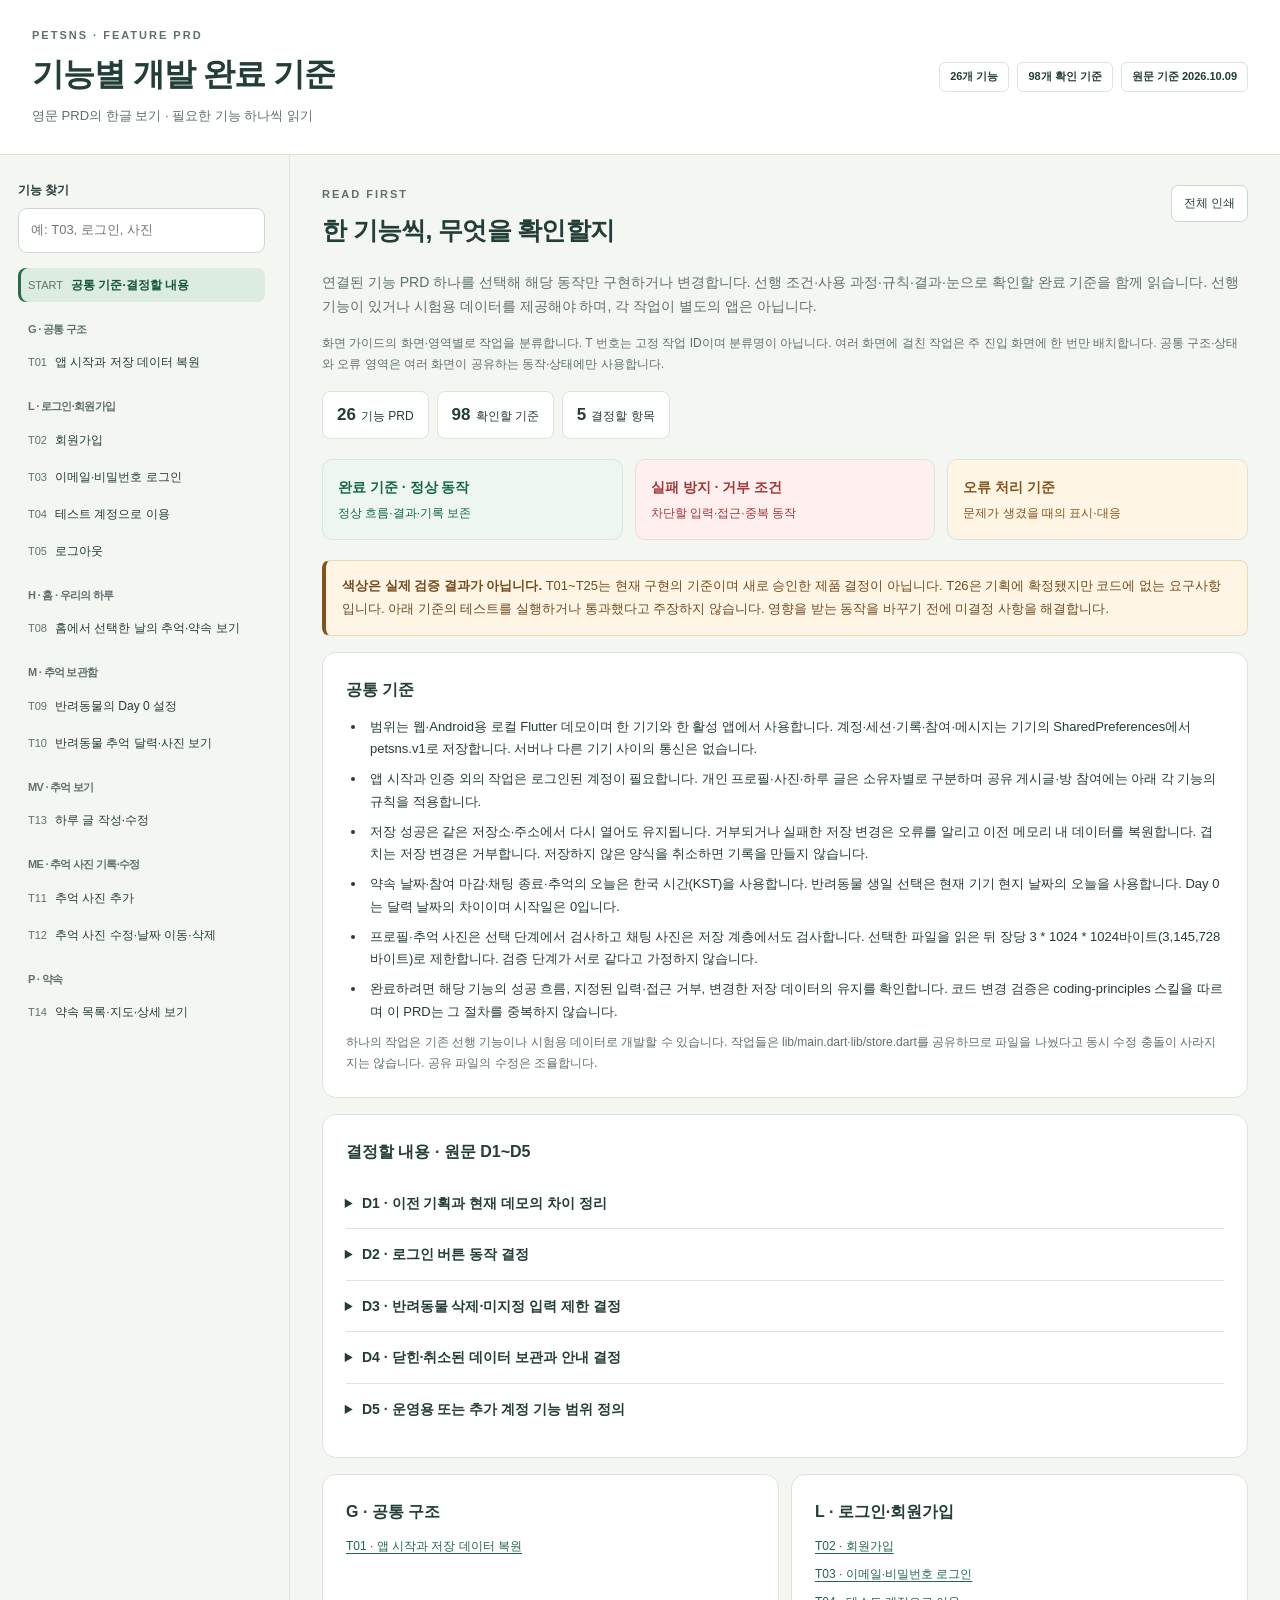
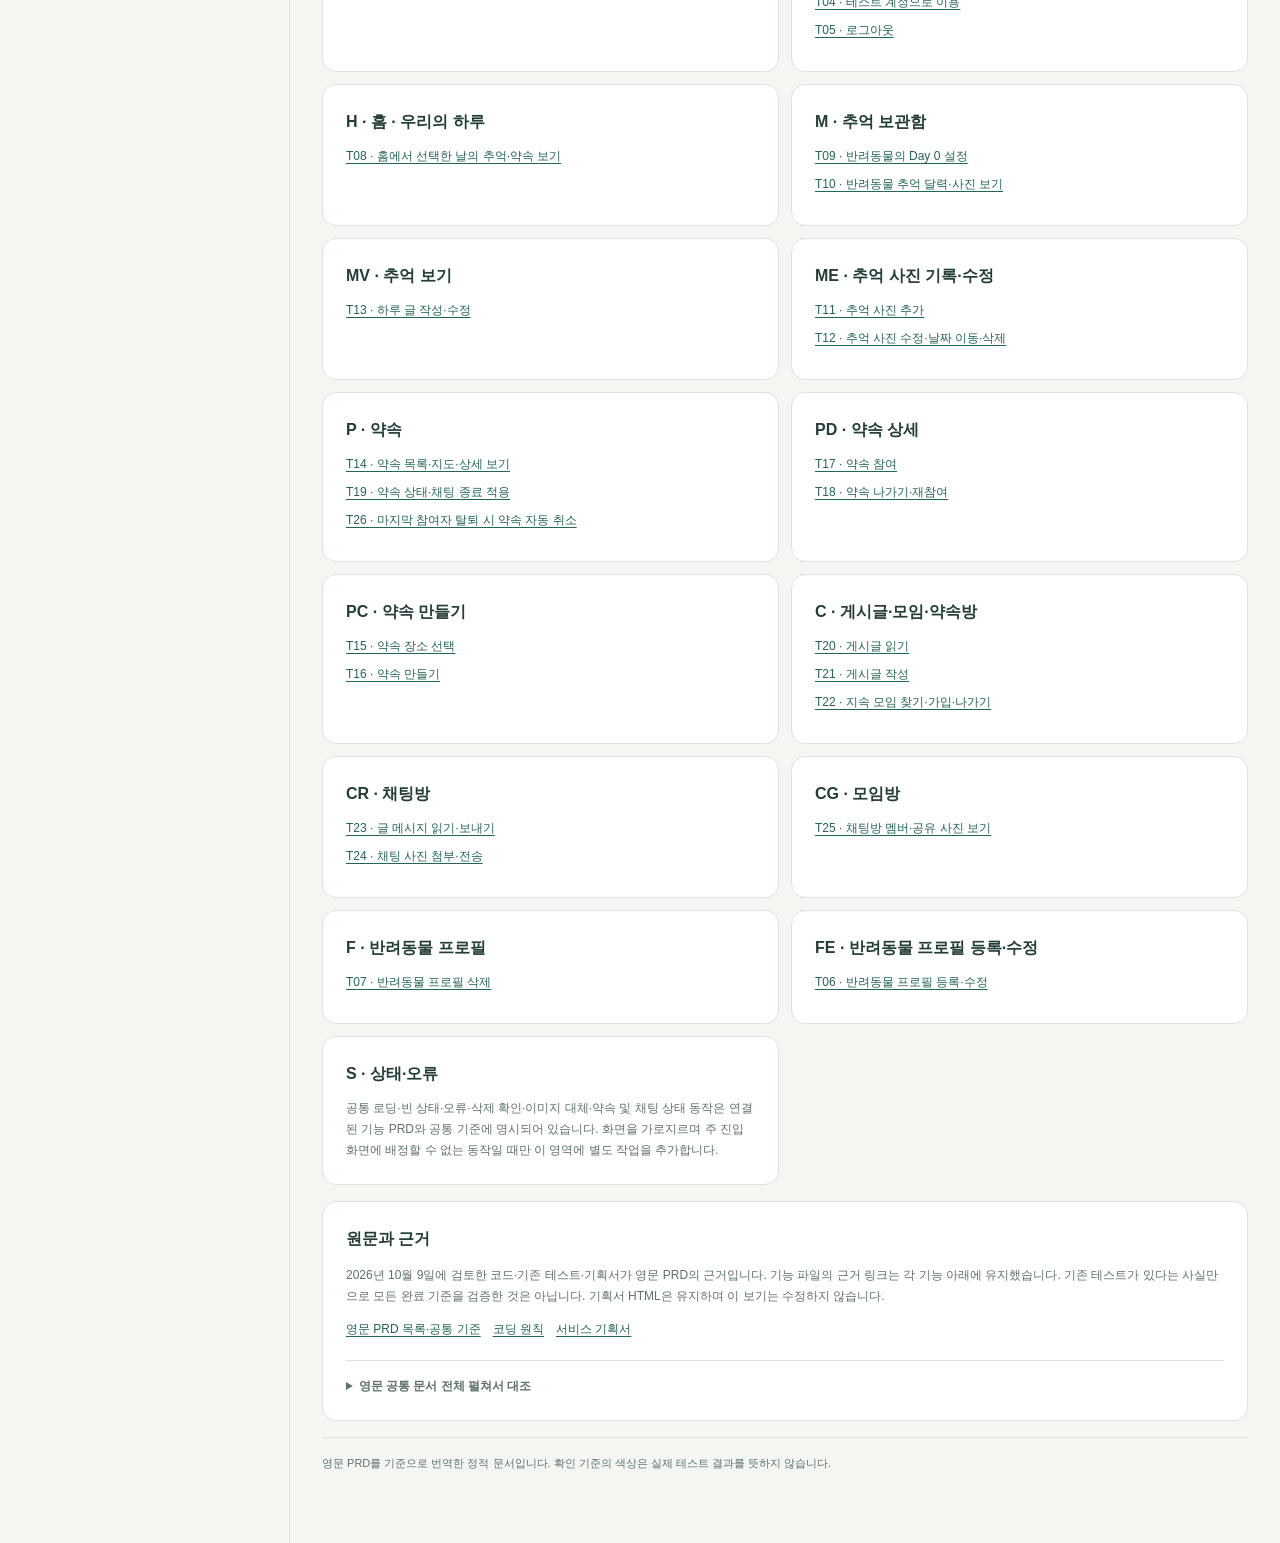
<file: docs/human/feature-prd.html>
<!doctype html>
<html lang="ko">
<head>
<meta charset="utf-8">
<meta name="viewport" content="width=device-width, initial-scale=1">
<title>PetSNS · 기능별 PRD 한글 보기</title>
<style>
:root{--ink:#233d38;--muted:#5e716d;--line:#dce4df;--paper:#fff;--bg:#f4f6f2;--green:#15654c;--green-bg:#edf7f0;--red:#a43636;--red-bg:#fff0ef;--amber:#84531b;--amber-bg:#fff5e4}*{box-sizing:border-box}html{scroll-behavior:smooth}body{margin:0;background:var(--bg);color:var(--ink);font:15px/1.75 'Malgun Gothic','Segoe UI',sans-serif}a{color:#226653;text-underline-offset:3px}button,input{font:inherit}a,button,input,summary{outline-offset:4px}a:focus-visible,button:focus-visible,input:focus-visible,summary:focus-visible{outline:3px solid #246956}h1,h2,h3,p{margin:0}h1{font-size:32px;line-height:1.35;letter-spacing:-1px}h2{font-size:25px;line-height:1.5;letter-spacing:-.7px}h3{font-size:16px}p+p{margin-top:12px}.skip{position:absolute;width:1px;height:1px;padding:0;overflow:hidden;clip:rect(0,0,0,0);white-space:nowrap;background:white;z-index:10}.skip:focus{position:fixed;top:10px;left:16px;width:auto;height:auto;padding:10px;clip:auto;overflow:visible}.top{border-bottom:1px solid var(--line);background:#fff;padding:26px 32px}.top-inner{max-width:1380px;margin:auto;display:flex;align-items:center;justify-content:space-between;gap:24px}.eyebrow{font-size:11px;font-weight:800;letter-spacing:2px;color:var(--muted);margin-bottom:8px}.top p{color:var(--muted);margin-top:9px;font-size:13px}.pill{display:inline-flex;align-items:center;gap:6px;padding:4px 10px;border-radius:6px;border:1px solid var(--line);background:white;font-size:11px;font-weight:700;white-space:nowrap}.tagline{display:flex;gap:8px;flex-wrap:wrap;justify-content:flex-end}.shell{max-width:1380px;display:grid;grid-template-columns:290px minmax(0,1fr);margin:auto}.sidebar{padding:25px 18px;border-right:1px solid var(--line);min-width:0}.sidebar-inner{position:sticky;top:20px;max-height:calc(100vh - 40px);overflow:auto;padding:0 6px 4px 0}.search-label{display:block;font-size:12px;font-weight:bold;margin-bottom:7px}.search{width:100%;background:white;border:1px solid #cbd8d0;border-radius:9px;padding:10px 12px;font-size:13px;margin-bottom:15px}.nav-link{display:flex;gap:8px;align-items:baseline;text-decoration:none;color:var(--ink);padding:8px 10px;border-radius:8px;font-size:12px;line-height:1.5;margin-bottom:3px}.nav-link:hover{background:#e7eee7}.nav-link[aria-current=page]{background:#dcece1;color:#16563f;font-weight:bold;box-shadow:inset 3px 0 #276c50}.nav-code{color:var(--muted);font:11px/1.5 'Segoe UI',sans-serif;flex-shrink:0}.nav-group{font-size:11px;color:var(--muted);font-weight:700;margin:19px 10px 8px}.nav-pending .nav-code{color:var(--amber)}.nav-note{font-size:11px;color:var(--muted);padding:10px}.main{padding:30px 32px 70px;min-width:0}.page{scroll-margin-top:20px;max-width:940px}.page+.page{margin-top:40px}.js .page+.page{margin-top:0}.page-head{display:flex;justify-content:space-between;align-items:flex-start;gap:16px;margin-bottom:20px}.page-meta{display:flex;gap:7px;flex-wrap:wrap;margin-bottom:9px}.status{font-size:12px;padding:4px 10px;border-radius:6px;background:#eaf0eb;color:#4b6157}.status.pending{background:var(--amber-bg);color:var(--amber)}.subtext{color:var(--muted);font-size:12px;margin-top:8px}.card{background:white;border:1px solid var(--line);border-radius:14px;padding:23px;margin:16px 0}.card-title{display:flex;align-items:center;gap:8px;margin-bottom:12px}.number{font:11px 'Segoe UI',sans-serif;color:#6c8178;background:#eef3ee;border-radius:5px;padding:4px 6px}.requires{font-size:13px;border-left:3px solid #87a694;background:#edf2ec;padding:12px 15px;margin:18px 0;border-radius:0 8px 8px 0}.flow{display:flex;flex-wrap:wrap;list-style:none;padding:0;margin:0;gap:8px;align-items:center}.flow li{background:#f0f4ee;border:1px solid #e0e8dd;padding:9px 13px;border-radius:8px;font-size:13px}.flow li+li:before{content:'→';color:#6a8074;margin-right:10px}.rule-list,.plain-list{padding-left:20px;margin:0}.rule-list li,.plain-list li{padding-left:4px;margin:7px 0;font-size:13px}.result{background:#edf5ed;border-color:#d5e3d5}.result p{font-size:14px}.legend{display:grid;grid-template-columns:repeat(3,minmax(0,1fr));gap:12px;margin:20px 0}.legend-item{border-radius:10px;padding:15px;border:1px solid var(--line);font-size:12px}.legend-item b{display:block;font-size:14px;margin-bottom:4px}.done{--tone:var(--green);--tone-bg:var(--green-bg)}.reject{--tone:var(--red);--tone-bg:var(--red-bg)}.error{--tone:var(--amber);--tone-bg:var(--amber-bg)}.legend-item,.criterion{background:var(--tone-bg);color:var(--tone)}.criteria{padding:0;list-style:none;margin:15px 0 0;display:grid;gap:10px}.criterion{border:1px solid color-mix(in srgb,var(--tone) 20%,white);border-left:4px solid var(--tone);border-radius:9px;padding:13px 15px;display:grid;grid-template-columns:30px minmax(0,1fr);gap:8px}.criterion-index{display:flex;justify-content:center;align-items:center;width:26px;height:26px;border:1px solid currentColor;border-radius:50%;font-size:11px;opacity:.8}.criterion-label{font-size:10px;font-weight:800;letter-spacing:.2px;margin-bottom:3px}.criterion p{font-size:13px;color:var(--ink)}.check-note{font-size:12px;color:var(--muted);margin:10px 0}.no-extra{padding:10px 0 0;color:var(--muted);font-size:11px}.divider{border:0;border-top:1px solid var(--line);margin:24px 0}.source{border-top:1px solid var(--line);margin-top:20px;padding-top:15px}.source summary{cursor:pointer;color:var(--muted);font-size:12px;font-weight:bold}.source pre{font:12px/1.8 'Segoe UI',sans-serif;white-space:pre-wrap;overflow-wrap:anywhere;border:1px solid var(--line);background:#f9faf7;padding:17px;border-radius:8px;margin-top:12px;color:#41534e}.evidence{font-size:12px;margin-top:12px}.evidence a{margin-right:12px;overflow-wrap:anywhere}.notice{background:var(--amber-bg);border:1px solid #ecd9b4;border-left:4px solid var(--amber);border-radius:8px;padding:14px 16px;font-size:13px;color:#724b1f;margin:15px 0}.intro{font-size:14px;color:var(--muted);margin:14px 0}.quick-stats{display:flex;flex-wrap:wrap;gap:8px;margin-top:16px}.quick-stats span{background:white;border:1px solid var(--line);border-radius:8px;padding:8px 14px;font-size:12px}.quick-stats b{font-size:17px;margin-right:5px}.decisions details{border-bottom:1px solid var(--line);padding:13px 0}.decisions details:last-child{border:0}.decisions summary{cursor:pointer;list-style-position:outside;margin-left:16px;font-size:14px;font-weight:700}.decisions p{font-size:13px;margin:12px 0 0 16px;color:var(--muted)}.btn{background:white;border:1px solid #cbd8d0;border-radius:7px;padding:7px 12px;color:var(--ink);font-size:12px;cursor:pointer}.feature-groups{display:grid;grid-template-columns:1fr 1fr;gap:12px}.feature-group{margin:0}.feature-group h3{margin-bottom:10px}.feature-group a{font-size:12px;display:block;margin:7px 0}.empty-search{font-size:12px;color:var(--muted);padding:14px 10px}.page-footer{font-size:11px;color:var(--muted);padding-top:16px;border-top:1px solid var(--line)}[hidden]{display:none!important}
@media(max-width:1000px){.shell{grid-template-columns:240px minmax(0,1fr)}.main{padding:25px 22px}.legend{gap:8px}.legend-item{padding:12px}.top{padding:24px}.tagline{display:none}}
@media(max-width:700px){.top{padding:22px 18px}.top-inner{display:block}h1{font-size:27px}h2{font-size:23px}.shell{display:block}.sidebar{padding:16px 18px;border-right:0;border-bottom:1px solid var(--line)}.sidebar-inner{position:static;max-height:none;overflow:visible;padding:0}.nav-items{max-height:205px;overflow:auto;border:1px solid var(--line);border-radius:8px;padding:5px;background:#fafbf7}.nav-group{margin-top:12px}.nav-link{font-size:13px}.search{margin-bottom:10px}.main{padding:22px 16px 45px}.card{padding:19px 17px}.legend{grid-template-columns:1fr;gap:7px}.legend-item{padding:10px 13px}.legend-item b{display:inline;font-size:12px;margin-right:8px}.feature-groups{grid-template-columns:1fr}.page-head{flex-wrap:wrap;gap:8px}.criterion{padding:12px;grid-template-columns:24px minmax(0,1fr)}.criterion-index{width:22px;height:22px}.flow li{font-size:12px;padding:8px 10px}.requires{font-size:12px}.rule-list li{font-size:13px}.no-extra{line-height:1.8}}
@media print{body{background:white;font-size:11px}.sidebar,.skip,.btn,.source,.top .tagline{display:none!important}.shell{display:block}.top{padding:0 0 16px}.main{padding:0}.page,.page[hidden]{display:block!important;margin:25px 0!important;break-before:page;max-width:none}.page:first-child{break-before:auto}.card{break-inside:avoid;margin:12px 0;padding:14px;border-radius:5px}.criterion{break-inside:avoid;print-color-adjust:exact}.legend-item{print-color-adjust:exact}.decisions details p{display:block!important}.feature-groups{display:none}a{color:inherit}.page-footer{display:none}}
</style>
</head>
<body>
<a class="skip" href="#content">본문으로 바로 이동</a>
<header class="top"><div class="top-inner"><div><div class="eyebrow">PETSNS · FEATURE PRD</div><h1>기능별 개발 완료 기준</h1><p>영문 PRD의 한글 보기 · 필요한 기능 하나씩 읽기</p></div><div class="tagline"><span class="pill">26개 기능</span><span class="pill">98개 확인 기준</span><span class="pill">원문 기준 2026.10.09</span></div></div></header>
<div class="shell">
<aside class="sidebar"><div class="sidebar-inner"><label class="search-label" for="feature-search">기능 찾기</label><input class="search" id="feature-search" type="search" placeholder="예: T03, 로그인, 사진" autocomplete="off"><a class="nav-link" href="#overview" data-page="overview"><span class="nav-code">START</span>공통 기준·결정할 내용</a><nav class="nav-items" aria-label="기능별 PRD"><div class="nav-section"><h2 class="nav-group">G · 공통 구조</h2><a class="nav-link " href="#T01" data-page="T01"><span class="nav-code">T01</span><span>앱 시작과 저장 데이터 복원</span></a></div><div class="nav-section"><h2 class="nav-group">L · 로그인·회원가입</h2><a class="nav-link " href="#T02" data-page="T02"><span class="nav-code">T02</span><span>회원가입</span></a><a class="nav-link " href="#T03" data-page="T03"><span class="nav-code">T03</span><span>이메일·비밀번호 로그인</span></a><a class="nav-link " href="#T04" data-page="T04"><span class="nav-code">T04</span><span>테스트 계정으로 이용</span></a><a class="nav-link " href="#T05" data-page="T05"><span class="nav-code">T05</span><span>로그아웃</span></a></div><div class="nav-section"><h2 class="nav-group">H · 홈 · 우리의 하루</h2><a class="nav-link " href="#T08" data-page="T08"><span class="nav-code">T08</span><span>홈에서 선택한 날의 추억·약속 보기</span></a></div><div class="nav-section"><h2 class="nav-group">M · 추억 보관함</h2><a class="nav-link " href="#T09" data-page="T09"><span class="nav-code">T09</span><span>반려동물의 Day 0 설정</span></a><a class="nav-link " href="#T10" data-page="T10"><span class="nav-code">T10</span><span>반려동물 추억 달력·사진 보기</span></a></div><div class="nav-section"><h2 class="nav-group">MV · 추억 보기</h2><a class="nav-link " href="#T13" data-page="T13"><span class="nav-code">T13</span><span>하루 글 작성·수정</span></a></div><div class="nav-section"><h2 class="nav-group">ME · 추억 사진 기록·수정</h2><a class="nav-link " href="#T11" data-page="T11"><span class="nav-code">T11</span><span>추억 사진 추가</span></a><a class="nav-link " href="#T12" data-page="T12"><span class="nav-code">T12</span><span>추억 사진 수정·날짜 이동·삭제</span></a></div><div class="nav-section"><h2 class="nav-group">P · 약속</h2><a class="nav-link " href="#T14" data-page="T14"><span class="nav-code">T14</span><span>약속 목록·지도·상세 보기</span></a><a class="nav-link " href="#T19" data-page="T19"><span class="nav-code">T19</span><span>약속 상태·채팅 종료 적용</span></a><a class="nav-link nav-pending" href="#T26" data-page="T26"><span class="nav-code">T26</span><span>마지막 참여자 탈퇴 시 약속 자동 취소</span></a></div><div class="nav-section"><h2 class="nav-group">PD · 약속 상세</h2><a class="nav-link " href="#T17" data-page="T17"><span class="nav-code">T17</span><span>약속 참여</span></a><a class="nav-link " href="#T18" data-page="T18"><span class="nav-code">T18</span><span>약속 나가기·재참여</span></a></div><div class="nav-section"><h2 class="nav-group">PC · 약속 만들기</h2><a class="nav-link " href="#T15" data-page="T15"><span class="nav-code">T15</span><span>약속 장소 선택</span></a><a class="nav-link " href="#T16" data-page="T16"><span class="nav-code">T16</span><span>약속 만들기</span></a></div><div class="nav-section"><h2 class="nav-group">C · 게시글·모임·약속방</h2><a class="nav-link " href="#T20" data-page="T20"><span class="nav-code">T20</span><span>게시글 읽기</span></a><a class="nav-link " href="#T21" data-page="T21"><span class="nav-code">T21</span><span>게시글 작성</span></a><a class="nav-link " href="#T22" data-page="T22"><span class="nav-code">T22</span><span>지속 모임 찾기·가입·나가기</span></a></div><div class="nav-section"><h2 class="nav-group">CR · 채팅방</h2><a class="nav-link " href="#T23" data-page="T23"><span class="nav-code">T23</span><span>글 메시지 읽기·보내기</span></a><a class="nav-link " href="#T24" data-page="T24"><span class="nav-code">T24</span><span>채팅 사진 첨부·전송</span></a></div><div class="nav-section"><h2 class="nav-group">CG · 모임방</h2><a class="nav-link " href="#T25" data-page="T25"><span class="nav-code">T25</span><span>채팅방 멤버·공유 사진 보기</span></a></div><div class="nav-section"><h2 class="nav-group">F · 반려동물 프로필</h2><a class="nav-link " href="#T07" data-page="T07"><span class="nav-code">T07</span><span>반려동물 프로필 삭제</span></a></div><div class="nav-section"><h2 class="nav-group">FE · 반려동물 프로필 등록·수정</h2><a class="nav-link " href="#T06" data-page="T06"><span class="nav-code">T06</span><span>반려동물 프로필 등록·수정</span></a></div><div class="nav-section"><h2 class="nav-group">S · 상태·오류</h2><p class="nav-note">별도 작업 없음 · 공통 상태 기준 참조</p></div></nav><p id="empty-search" class="empty-search" hidden>검색에 맞는 기능이 없습니다.</p><p class="nav-note">각 기능의 원문과 근거는 본문 아래에서 확인할 수 있습니다.</p></div></aside>
<main class="main" id="content" tabindex="-1"><article class="page" id="overview" aria-labelledby="overview-title"><div class="page-head"><div><div class="eyebrow">READ FIRST</div><h2 id="overview-title">한 기능씩, 무엇을 확인할지</h2></div><button class="btn" id="print-prd" type="button">전체 인쇄</button></div><p class="intro">연결된 기능 PRD 하나를 선택해 해당 동작만 구현하거나 변경합니다. 선행 조건·사용 과정·규칙·결과·눈으로 확인할 완료 기준을 함께 읽습니다. 선행 기능이 있거나 시험용 데이터를 제공해야 하며, 각 작업이 별도의 앱은 아닙니다.</p><p class="subtext">화면 가이드의 화면·영역별로 작업을 분류합니다. T 번호는 고정 작업 ID이며 분류명이 아닙니다. 여러 화면에 걸친 작업은 주 진입 화면에 한 번만 배치합니다. 공통 구조·상태와 오류 영역은 여러 화면이 공유하는 동작·상태에만 사용합니다.</p><div class="quick-stats"><span><b>26</b>기능 PRD</span><span><b>98</b>확인할 기준</span><span><b>5</b>결정할 항목</span></div><div class="legend" aria-label="기준 색상 설명"><div class="legend-item done"><b>완료 기준 · 정상 동작</b>정상 흐름·결과·기록 보존</div><div class="legend-item reject"><b>실패 방지 · 거부 조건</b>차단할 입력·접근·중복 동작</div><div class="legend-item error"><b>오류 처리 기준</b>문제가 생겼을 때의 표시·대응</div></div><div class="notice"><strong>색상은 실제 검증 결과가 아닙니다.</strong> T01~T25는 현재 구현의 기준이며 새로 승인한 제품 결정이 아닙니다. T26은 기획에 확정됐지만 코드에 없는 요구사항입니다. 아래 기준의 테스트를 실행하거나 통과했다고 주장하지 않습니다. 영향을 받는 동작을 바꾸기 전에 미결정 사항을 해결합니다.</div><section class="card"><h3 class="card-title">공통 기준</h3><ul class="plain-list"><li>범위는 웹·Android용 로컬 Flutter 데모이며 한 기기와 한 활성 앱에서 사용합니다. 계정·세션·기록·참여·메시지는 기기의 SharedPreferences에서 petsns.v1로 저장합니다. 서버나 다른 기기 사이의 통신은 없습니다.</li><li>앱 시작과 인증 외의 작업은 로그인된 계정이 필요합니다. 개인 프로필·사진·하루 글은 소유자별로 구분하며 공유 게시글·방 참여에는 아래 각 기능의 규칙을 적용합니다.</li><li>저장 성공은 같은 저장소·주소에서 다시 열어도 유지됩니다. 거부되거나 실패한 저장 변경은 오류를 알리고 이전 메모리 내 데이터를 복원합니다. 겹치는 저장 변경은 거부합니다. 저장하지 않은 양식을 취소하면 기록을 만들지 않습니다.</li><li>약속 날짜·참여 마감·채팅 종료·추억의 오늘은 한국 시간(KST)을 사용합니다. 반려동물 생일 선택은 현재 기기 현지 날짜의 오늘을 사용합니다. Day 0는 달력 날짜의 차이이며 시작일은 0입니다.</li><li>프로필·추억 사진은 선택 단계에서 검사하고 채팅 사진은 저장 계층에서도 검사합니다. 선택한 파일을 읽은 뒤 장당 3 * 1024 * 1024바이트(3,145,728바이트)로 제한합니다. 검증 단계가 서로 같다고 가정하지 않습니다.</li><li>완료하려면 해당 기능의 성공 흐름, 지정된 입력·접근 거부, 변경한 저장 데이터의 유지를 확인합니다. 코드 변경 검증은 coding-principles 스킬을 따르며 이 PRD는 그 절차를 중복하지 않습니다.</li></ul><p class="subtext">하나의 작업은 기존 선행 기능이나 시험용 데이터로 개발할 수 있습니다. 작업들은 lib/main.dart·lib/store.dart를 공유하므로 파일을 나눴다고 동시 수정 충돌이 사라지지는 않습니다. 공유 파일의 수정은 조율합니다.</p></section><section class="card decisions"><h3 class="card-title">결정할 내용 · 원문 D1~D5</h3><details id="D1"><summary>D1 · 이전 기획과 현재 데모의 차이 정리</summary><p>기획서는 2026년 9월 30일의 팀 검토용 초안입니다. 개설자가 참여 마감 시각을 선택하고 동반 마릿수를 숫자로 입력하도록 명시하며, 지도·약속 사진 공유는 MVP에서 제외합니다. 지속 모임은 미정입니다. 현재 코드는 고정 6시간 마감, 내 반려동물 프로필 선택, 지도·채팅 사진·모임·게시글을 포함합니다. 이 문서는 둘 다 기록하며 어느 쪽도 조용히 승인하지 않습니다. <a href="#T14" data-page="T14">T14</a>~T25를 다시 만들기 전에 원하는 범위를 결정합니다.</p></details><details id="D2"><summary>D2 · 로그인 버튼 동작 결정</summary><p>요청 예시는 두 입력란을 채워야 로그인 버튼을 누를 수 있도록 합니다. 현재 T03은 로그인 버튼을 누른 뒤 검증 오류를 알립니다. 예시가 변경 요구인지 PRD 형식 예시인지 확인해야 합니다. 로그인 식별자를 바꾼다면 이메일과 별도 아이디 중 무엇을 사용할지도 명시적으로 결정해야 합니다.</p></details><details id="D3"><summary>D3 · 반려동물 삭제·미지정 입력 제한 결정</summary><p>반려동물 삭제는 현재 연관 기록·참조를 유지하지만 지원되는 복원 흐름은 없습니다. T07을 바꾸기 전에 삭제 차단·접근 가능한 보관 기록·연관 데이터 함께 삭제 중 정책을 정하고 참여 정보 처리도 정의합니다. 총 사진 수 제한·하루 글자 수 제한·반복 기념일 알림은 정의되지 않았습니다. 일부 프로필·약속 입력 제한은 화면에만 있으므로 이를 바꾸기 전에 저장 계층에도 같은 검증이 필요한지 결정합니다.</p></details><details id="D4"><summary>D4 · 닫힌·취소된 데이터 보관과 안내 결정</summary><p>나가기·종료 후 기록은 현재 내부에 남습니다. 기획에서는 실제 보관·삭제와 접속하지 않은 참여자의 안내 시점이 미정입니다. 현재는 채팅을 열었을 때 화면에 종료 안내를 표시합니다. 푸시·읽지 않은 메시지 알림·참여와 탈퇴 시스템 메시지 흐름은 없습니다. 추가 동작은 개발 작업을 배정하기 전에 결정합니다.</p></details><details id="D5"><summary>D5 · 운영용 또는 추가 계정 기능 범위 정의</summary><p>실제 인증·이메일 인증, 비밀번호 찾기, 계정 삭제, 사용자 프로필 수정, 여러 기기 동기화, 서버 기반 실시간 채팅, 전달·읽음 확인은 미구현입니다. 이전 기획은 사용자 프로필 수정을 언급하며 계정 삭제 처리도 미정입니다. 이런 기능을 작업으로 만들면 필수 입력·복구와 보관 규칙·서버 환경·최종 제출 대상의 결정이 필요합니다. 완료된 것으로 취급하거나 로컬 데모 PRD에 조용히 추가하지 않습니다.</p></details></section><section class="feature-groups" aria-label="전체 기능 목록"><div class="card feature-group"><h3>G · 공통 구조</h3><a href="#T01" data-page="T01">T01 · 앱 시작과 저장 데이터 복원</a></div><div class="card feature-group"><h3>L · 로그인·회원가입</h3><a href="#T02" data-page="T02">T02 · 회원가입</a><a href="#T03" data-page="T03">T03 · 이메일·비밀번호 로그인</a><a href="#T04" data-page="T04">T04 · 테스트 계정으로 이용</a><a href="#T05" data-page="T05">T05 · 로그아웃</a></div><div class="card feature-group"><h3>H · 홈 · 우리의 하루</h3><a href="#T08" data-page="T08">T08 · 홈에서 선택한 날의 추억·약속 보기</a></div><div class="card feature-group"><h3>M · 추억 보관함</h3><a href="#T09" data-page="T09">T09 · 반려동물의 Day 0 설정</a><a href="#T10" data-page="T10">T10 · 반려동물 추억 달력·사진 보기</a></div><div class="card feature-group"><h3>MV · 추억 보기</h3><a href="#T13" data-page="T13">T13 · 하루 글 작성·수정</a></div><div class="card feature-group"><h3>ME · 추억 사진 기록·수정</h3><a href="#T11" data-page="T11">T11 · 추억 사진 추가</a><a href="#T12" data-page="T12">T12 · 추억 사진 수정·날짜 이동·삭제</a></div><div class="card feature-group"><h3>P · 약속</h3><a href="#T14" data-page="T14">T14 · 약속 목록·지도·상세 보기</a><a href="#T19" data-page="T19">T19 · 약속 상태·채팅 종료 적용</a><a href="#T26" data-page="T26">T26 · 마지막 참여자 탈퇴 시 약속 자동 취소</a></div><div class="card feature-group"><h3>PD · 약속 상세</h3><a href="#T17" data-page="T17">T17 · 약속 참여</a><a href="#T18" data-page="T18">T18 · 약속 나가기·재참여</a></div><div class="card feature-group"><h3>PC · 약속 만들기</h3><a href="#T15" data-page="T15">T15 · 약속 장소 선택</a><a href="#T16" data-page="T16">T16 · 약속 만들기</a></div><div class="card feature-group"><h3>C · 게시글·모임·약속방</h3><a href="#T20" data-page="T20">T20 · 게시글 읽기</a><a href="#T21" data-page="T21">T21 · 게시글 작성</a><a href="#T22" data-page="T22">T22 · 지속 모임 찾기·가입·나가기</a></div><div class="card feature-group"><h3>CR · 채팅방</h3><a href="#T23" data-page="T23">T23 · 글 메시지 읽기·보내기</a><a href="#T24" data-page="T24">T24 · 채팅 사진 첨부·전송</a></div><div class="card feature-group"><h3>CG · 모임방</h3><a href="#T25" data-page="T25">T25 · 채팅방 멤버·공유 사진 보기</a></div><div class="card feature-group"><h3>F · 반려동물 프로필</h3><a href="#T07" data-page="T07">T07 · 반려동물 프로필 삭제</a></div><div class="card feature-group"><h3>FE · 반려동물 프로필 등록·수정</h3><a href="#T06" data-page="T06">T06 · 반려동물 프로필 등록·수정</a></div><div class="card feature-group"><h3>S · 상태·오류</h3><p class="subtext">공통 로딩·빈 상태·오류·삭제 확인·이미지 대체·약속 및 채팅 상태 동작은 연결된 기능 PRD와 공통 기준에 명시되어 있습니다. 화면을 가로지르며 주 진입 화면에 배정할 수 없는 동작일 때만 이 영역에 별도 작업을 추가합니다.</p></div></section><section class="card"><h3 class="card-title">원문과 근거</h3><p class="subtext">2026년 10월 9일에 검토한 코드·기존 테스트·기획서가 영문 PRD의 근거입니다. 기능 파일의 근거 링크는 각 기능 아래에 유지했습니다. 기존 테스트가 있다는 사실만으로 모든 완료 기준을 검증한 것은 아닙니다. 기획서 HTML은 유지하며 이 보기는 수정하지 않습니다.</p><div class="evidence"><a href="../../PRD.md">영문 PRD 목록·공통 기준</a><a href="../../.agents/skills/coding-principles/SKILL.md">코딩 원칙</a><a href="service-plan.html">서비스 기획서</a></div><details class="source"><summary>영문 공통 문서 전체 펼쳐서 대조</summary><pre># PetSNS Feature PRD and Acceptance Criteria

Basis: repository code, existing test cases, and the service plan, reviewed on October 9, 2026.

## How to use this document

Choose one linked task PRD and implement or change only that behavior. Each task defines prerequisites, the user flow, rules, the result, and observable acceptance criteria. Dependencies must exist or be supplied as test fixtures; a task is not a separate application.

**T01–T25 describe the current implementation as a baseline, not newly approved product decisions. T26 is a confirmed planning requirement missing from the code.** Acceptance criteria are checks to perform, not a claim that this review ran or passed tests. Resolve the decisions at the end before changing affected behavior.

Each linked file is one assignable feature PRD. Shared boundaries and unresolved decisions live here to avoid repeating them in every task. Existing Korean interface labels remain unchanged.

## Shared boundaries

- Scope: a local Flutter demo for web and Android, one device and one active instance. Accounts, sessions, records, memberships, and messages use local SharedPreferences data under `petsns.v1`. There is no server or communication between different devices.
- All tasks except startup and authentication require a signed-in account. Personal profiles, photos, and journals are scoped to their owner; shared posts and room membership have their own rules below.
- Successful stored changes survive reopening on the same storage/origin. A rejected or failed stored change reports an error and restores the previous in-memory data; an overlapping store mutation is rejected. Canceling an unsaved form does not create a record.
- Meetup dates, deadlines, chat closure, and memory “today” use Korean time (KST). The pet birthday picker currently uses device-local today. Day 0 counts calendar days, with the starting date equal to 0.
- Selected profile/memory photos are checked in the picker; chat photos are also checked by the store. The byte limit is `3 * 1024 * 1024` (3,145,728 bytes) per image after reading the selected file. Do not assume these validation layers are identical.
- Completion requires checking the task&#x27;s successful path, rejected inputs/access where specified, and persistence for changed stored data. Relevant code-change verification follows the `coding-principles` skill; this PRD does not duplicate its workflow.

**Assignment boundary:** a single task can be developed against existing prerequisites or fixtures. Tasks share `lib/main.dart` and `lib/store.dart`; this split does not make simultaneous edits to those files conflict-free. Coordinate shared-file edits.

## Feature PRDs

Group tasks by the screen or UI area used in the [UI guide](docs/human/ui-guide.html). Keep T numbers as stable task identifiers, not as category names. Place a task under the screen where its main user action occurs; when it spans screens, list it once under its primary entry screen. Use the common-structure and state/error sections only for behavior shared across multiple screens or for cross-screen states.

### G — Common structure

- [T01 — Load and restore the application](docs/prd/t01-load-and-restore-the-application.md)

### L — Log in / sign up

- [T02 — Register an account](docs/prd/t02-register-an-account.md)
- [T03 — Log in with email and password](docs/prd/t03-log-in-with-email-and-password.md)
- [T04 — Enter the demo account](docs/prd/t04-enter-the-demo-account.md)
- [T05 — Log out](docs/prd/t05-log-out.md)

### H — Home · our day

- [T08 — View the home day&#x27;s memories and appointments](docs/prd/t08-view-the-home-day-s-memories-and-appointments.md)

### M — Memory library

- [T09 — Set a pet&#x27;s Day 0](docs/prd/t09-set-a-pet-s-day-0.md)
- [T10 — Browse a pet&#x27;s memory calendar and gallery](docs/prd/t10-browse-a-pet-s-memory-calendar-and-gallery.md)

### MV — View memories

- [T13 — Write or edit a daily journal](docs/prd/t13-write-or-edit-a-daily-journal.md)

### ME — Record / edit memory photos

- [T11 — Add memory photos](docs/prd/t11-add-memory-photos.md)
- [T12 — Edit, move, or delete a memory photo](docs/prd/t12-edit-move-or-delete-a-memory-photo.md)

### P — Meetups

- [T14 — Browse meetup lists, maps, and details](docs/prd/t14-browse-meetup-lists-maps-and-details.md)
- [T19 — Enforce meetup status and chat closure](docs/prd/t19-enforce-meetup-status-and-chat-closure.md)
- [T26 — Automatically cancel a meetup after its last member leaves](docs/prd/t26-automatically-cancel-a-meetup-after-its-last-member-leaves.md)

### PD — Meetup details

- [T17 — Join a meetup](docs/prd/t17-join-a-meetup.md)
- [T18 — Leave and rejoin a meetup](docs/prd/t18-leave-and-rejoin-a-meetup.md)

### PC — Create a meetup

- [T15 — Select a meetup location](docs/prd/t15-select-a-meetup-location.md)
- [T16 — Create a meetup](docs/prd/t16-create-a-meetup.md)

### C — Posts · groups · meetup rooms

- [T20 — Read posts](docs/prd/t20-read-posts.md)
- [T21 — Publish a post](docs/prd/t21-publish-a-post.md)
- [T22 — Discover, join, and leave a persistent group](docs/prd/t22-discover-join-and-leave-a-persistent-group.md)

### CR — Chat room

- [T23 — Read and send text messages](docs/prd/t23-read-and-send-text-messages.md)
- [T24 — Attach and send a chat photo](docs/prd/t24-attach-and-send-a-chat-photo.md)

### CG — Group room

- [T25 — View room members and shared photos](docs/prd/t25-view-room-members-and-shared-photos.md)

### F — Pet profile

- [T07 — Delete a pet profile](docs/prd/t07-delete-a-pet-profile.md)

### FE — Create / edit pet profile

- [T06 — Create or edit a pet profile](docs/prd/t06-create-or-edit-a-pet-profile.md)

### S — States and errors

Shared loading, empty, error, deletion-confirmation, image-fallback, and meetup/chat status behavior is specified in the linked task PRDs and the shared boundaries above. Add a separate task here only when the behavior is cross-screen and cannot be assigned to a primary screen.

## Decisions and missing information

### D1 — Resolve differences between the older plan and current demo

The service plan is a team-review draft dated September 30, 2026. It specifies a creator-selected registration deadline and numeric companion count, and excludes maps and meetup photo sharing from MVP; persistent groups are undecided. Current code uses a fixed 6-hour cutoff, selects owned pet profiles, and includes maps, chat photos, groups, and posts. This document records both; it does not silently approve either scope. Decide the intended scope before rebuilding T14–T25.

### D2 — Decide login button behavior

The request&#x27;s example requires both fields before pressing login. Current T03 instead allows pressing login and then reports validation errors. Confirm whether the example describes a desired change or only the PRD format; email versus a separate username also needs an explicit decision if changing the identifier.

### D3 — Decide pet deletion and unspecified input limits

Deleting a pet currently retains associated records/references without a supported restore flow. Choose whether to prevent deletion, retain accessible archives, or cascade, and define membership handling before changing T07. No total-photo limit, journal text limit, or recurring anniversary reminder is defined. Several profile/meetup field limits are UI-only; decide whether equivalent store validation is required before changing those contracts.

### D4 — Decide closed/canceled data retention and notices

History is currently retained internally after leaving/closure. The plan leaves physical retention/deletion and notification timing for absent participants undecided. Current chat shows an on-screen closure notice while open; there is no push/unread notification or join/leave system-message flow. Choose any additional behavior before assigning implementation.

### D5 — Define any production or additional account scope

Real authentication/email verification, password recovery, account deletion, user profile editing, multi-device sync, server-backed real-time chat, and delivery/read receipts are not implemented. The older plan mentions user profile editing and leaves account-deletion handling open. Required fields, recovery/retention rules, infrastructure, and final delivery targets need decisions if these become tasks. Do not treat them as completed or silently add them to this local-demo PRD.

## Evidence for maintenance

- [Screens and flows](lib/main.dart): `PetApp`, `Login`, `Home`, profile/memory/meetup/post/group forms, `ChatScreen`, `ChatRoomDetails`, `MemoryView`.
- [Storage and business rules](lib/store.dart): `load`, migrations, `login`, `testLogin`, `logout`, `saveOwned`, `deleteOwned`, memory methods, `createMeeting`, `join`, `leave`, `status`, `canChat`, `messages`, `send`, `joinGroup`, `createPost`.
- [Home calendar](lib/home_week_calendar.dart), [memory calendar](lib/memory_calendar.dart), [pet carousel](lib/pet_profile_carousel.dart), [map/place picker](lib/meeting_map.dart), [location validation](lib/meeting_location.dart).
- Existing tests: [store](test/store_test.dart), [screens](test/widget_test.dart), [community](test/community_test.dart), [chat](test/chat_test.dart). These support particular rules; their existence does not certify every acceptance criterion above.
- [Service plan](docs/human/service-plan.html): explicit planning rules and unresolved scope, used for T26 and D1–D5. HTML is preserved; this PRD does not edit it.
</pre></details></section></article><article class="page" id="T01" aria-labelledby="T01-title" data-source="t01-load-and-restore-the-application.md"><div class="page-head"><div><div class="page-meta"><span class="pill">T01</span><span class="status ">현재 구현 기준 · 검증 미실행</span></div><h2 id="T01-title">앱 시작과 저장 데이터 복원</h2><p class="subtext">5개 확인 기준 · 해당 기능의 선행 조건과 공통 기준을 함께 적용</p></div><a class="btn" href="../prd/t01-load-and-restore-the-application.md">영문 PRD ↗</a></div><div class="requires"><strong>필요한 것</strong> · 기기 저장소.</div><section class="card"><h3 class="card-title"><span class="number">01</span>사용 과정</h3><ol class="flow"><li>앱 열기</li><li>저장 데이터 불러오기</li><li>세션이 없으면 로그인, 있으면 홈 표시.</li></ol></section><section class="card"><h3 class="card-title"><span class="number">02</span>지켜야 할 규칙</h3><ul class="rule-list"><li><strong>저장 데이터 없음</strong>: 데모 데이터 생성</li><li><strong>기존 기록</strong>: 재생성 없이 변환</li><li><strong>지원하지 않는 버전·불러오기 실패</strong>: 오류 + 다시 시도</li></ul></section><section class="card result"><h3 class="card-title"><span class="number">03</span>실행 결과</h3><ul class="rule-list"><li><strong>세션 있음</strong>: 저장 데이터로 이용 재개</li><li><strong>세션 없음</strong>: 로그인 화면</li></ul></section><section class="card"><h3 class="card-title"><span class="number">04</span>완료 여부를 판단할 기준</h3><p class="check-note">아래는 확인할 조건입니다. 실제 통과·실패 결과는 기록하지 않았습니다.</p><ol class="criteria"><li class="criterion done" data-origin="T01-C1"><span class="criterion-index" aria-hidden="true">1</span><div><div class="criterion-label">완료 기준 · 정상 동작</div><p>첫 실행은 로그인 화면에 도착합니다.</p></div></li><li class="criterion done" data-origin="T01-C2"><span class="criterion-index" aria-hidden="true">2</span><div><div class="criterion-label">완료 기준 · 정상 동작</div><p>저장된 세션이 있으면 홈에 도착합니다.</p></div></li><li class="criterion done" data-origin="T01-C3"><span class="criterion-index" aria-hidden="true">3</span><div><div class="criterion-label">완료 기준 · 정상 동작</div><p>다시 불러와도 기록을 유지합니다.</p></div></li><li class="criterion done" data-origin="T01-C4"><span class="criterion-index" aria-hidden="true">4</span><div><div class="criterion-label">완료 기준 · 정상 동작</div><p>반복 변환해도 변환된 하루 글·데모 기록이 중복되지 않습니다.</p></div></li><li class="criterion error" data-origin="T01-C5"><span class="criterion-index" aria-hidden="true">5</span><div><div class="criterion-label">오류 처리 기준</div><p>불러오기가 실패하면 데이터를 조용히 초기화하지 않고 다시 시도를 표시합니다.</p></div></li></ol><p class="no-extra">이 기능의 원문 완료 목록에는 별도 실패 방지 · 거부 조건 항목이 없습니다. 원문 과정·규칙·결과와 공통 저장 오류 기준도 함께 확인합니다.</p></section><div class="evidence"><strong>원문에 연결된 근거</strong> · <a href="../../lib/main.dart">lib/main.dart</a><a href="../../lib/store.dart">lib/store.dart</a><a href="../../test/store_test.dart">test/store_test.dart</a><a href="../../test/community_test.dart">test/community_test.dart</a></div><details class="source"><summary>영문 원문 전체 펼쳐서 대조</summary><pre># T01 — Load and restore the application

Current implementation baseline; acceptance criteria have not been executed in this documentation review.

Use this task with the [shared boundaries and open decisions](../../PRD.md). Task IDs in prerequisites refer to that index.

## Process, rules, and result

- **Requires:** local storage.
- **Flow:** open app → load saved data → show login without a session, or the home screen with a session.
- **Rules:** missing storage creates demo collections; supported existing records are migrated without recreating them on every load. Unsupported stored versions or load failures show an error and a retry action.
- **Result:** the user resumes stored data or reaches login.

## Acceptance criteria

- [ ] First launch reaches login.
- [ ] A saved session reaches home.
- [ ] Reload preserves records.
- [ ] Repeated migration does not duplicate migrated journals/demo records.
- [ ] A load failure displays retry rather than silently resetting data.

## Evidence

- [lib/main.dart](../../lib/main.dart)
- [lib/store.dart](../../lib/store.dart)
- [test/store_test.dart](../../test/store_test.dart)
- [test/community_test.dart](../../test/community_test.dart)
</pre></details><p class="check-note"><a href="#overview" data-page="overview">공통 기준·결정할 내용 확인</a></p></article><article class="page" id="T02" aria-labelledby="T02-title" data-source="t02-register-an-account.md"><div class="page-head"><div><div class="page-meta"><span class="pill">T02</span><span class="status ">현재 구현 기준 · 검증 미실행</span></div><h2 id="T02-title">회원가입</h2><p class="subtext">2개 확인 기준 · 해당 기능의 선행 조건과 공통 기준을 함께 적용</p></div><a class="btn" href="../prd/t02-register-an-account.md">영문 PRD ↗</a></div><div class="requires"><strong>필요한 것</strong> · <a href="#T01" data-page="T01">T01</a>. 로그인된 세션이 없어야 합니다.</div><section class="card"><h3 class="card-title"><span class="number">01</span>사용 과정</h3><ol class="flow"><li>회원가입으로 전환</li><li>이름·이메일·비밀번호 입력</li><li>제출.</li></ol></section><section class="card"><h3 class="card-title"><span class="number">02</span>지켜야 할 규칙</h3><ul class="rule-list"><li><strong>이름</strong>: 필수 · 앞뒤 공백 제거 · 화면 최대 30자</li><li><strong>이메일</strong>: 유효한 형식 · 앞뒤 공백 제거 · 소문자 변환 · 중복 불가</li><li><strong>비밀번호</strong>: 8자 이상</li><li><strong>제출·모드 전환</strong>: 처리 중 비활성화 · 빈 입력은 제출 가능</li></ul></section><section class="card result"><h3 class="card-title"><span class="number">03</span>실행 결과</h3><ul class="rule-list"><li>기기에 계정·세션 저장 → 별도 로그인 없이 홈 이동</li></ul></section><section class="card"><h3 class="card-title"><span class="number">04</span>완료 여부를 판단할 기준</h3><p class="check-note">아래는 확인할 조건입니다. 실제 통과·실패 결과는 기록하지 않았습니다.</p><ol class="criteria"><li class="criterion done" data-origin="T02-C1"><span class="criterion-index" aria-hidden="true">1</span><div><div class="criterion-label">완료 기준 · 정상 동작</div><p>유효한 회원가입은 홈을 열며 다시 불러와도 유지됩니다.</p></div></li><li class="criterion error" data-origin="T02-C2"><span class="criterion-index" aria-hidden="true">2</span><div><div class="criterion-label">오류 처리 기준</div><p>빈 이름, 잘못된 형식·중복 이메일, 짧은 비밀번호는 오류를 표시하며 계정이나 세션을 추가하지 않습니다.</p></div></li></ol><p class="no-extra">이 기능의 원문 완료 목록에는 별도 실패 방지 · 거부 조건 항목이 없습니다. 원문 과정·규칙·결과와 공통 저장 오류 기준도 함께 확인합니다.</p></section><div class="evidence"><strong>원문에 연결된 근거</strong> · <a href="../../lib/main.dart">lib/main.dart</a><a href="../../lib/store.dart">lib/store.dart</a><a href="../../test/store_test.dart">test/store_test.dart</a></div><details class="source"><summary>영문 원문 전체 펼쳐서 대조</summary><pre># T02 — Register an account

Current implementation baseline; acceptance criteria have not been executed in this documentation review.

Use this task with the [shared boundaries and open decisions](../../PRD.md). Task IDs in prerequisites refer to that index.

## Process, rules, and result

- **Requires:** T01; no active session.
- **Flow:** switch to registration → enter name, email, password → submit.
- **Rules:** trimmed name is required (UI limit: 30 characters); email must match the implemented email format and is trimmed/lowercased; password needs at least 8 characters; duplicate normalized email is rejected. Submission and mode switching are disabled while processing, not while fields are empty.
- **Result:** a new local account and active session; home opens without requiring separate login.

## Acceptance criteria

- [ ] Valid registration opens home and survives reload.
- [ ] Blank name, malformed/duplicate email, and short password produce errors without adding an account or session.

## Evidence

- [lib/main.dart](../../lib/main.dart)
- [lib/store.dart](../../lib/store.dart)
- [test/store_test.dart](../../test/store_test.dart)
</pre></details><p class="check-note"><a href="#overview" data-page="overview">공통 기준·결정할 내용 확인</a></p></article><article class="page" id="T03" aria-labelledby="T03-title" data-source="t03-log-in-with-email-and-password.md"><div class="page-head"><div><div class="page-meta"><span class="pill">T03</span><span class="status ">현재 구현 기준 · 검증 미실행</span></div><h2 id="T03-title">이메일·비밀번호 로그인</h2><p class="subtext">3개 확인 기준 · 해당 기능의 선행 조건과 공통 기준을 함께 적용</p></div><a class="btn" href="../prd/t03-log-in-with-email-and-password.md">영문 PRD ↗</a></div><div class="requires"><strong>필요한 것</strong> · T01과 기기에 있는 기존 계정. 로그인된 세션이 없어야 합니다.</div><section class="card"><h3 class="card-title"><span class="number">01</span>사용 과정</h3><ol class="flow"><li>이메일·비밀번호 입력</li><li>로그인 버튼 누르기 또는 비밀번호 입력란에서 제출.</li></ol></section><section class="card"><h3 class="card-title"><span class="number">02</span>지켜야 할 규칙</h3><ul class="rule-list"><li><strong>로그인 식별자</strong>: 이메일 사용 · 정규화된 유효한 형식</li><li><strong>비밀번호</strong>: 8자 이상 · 계정 정보 일치</li><li><strong>로그인 버튼</strong>: 처리 중에만 비활성화</li><li><strong>빈 입력</strong>: 제출 후 검증</li></ul></section><section class="card result"><h3 class="card-title"><span class="number">03</span>실행 결과</h3><ul class="rule-list"><li><strong>성공</strong>: 홈 이동</li><li><strong>실패</strong>: 로그인 화면 유지 + 오류 표시</li></ul></section><section class="card"><h3 class="card-title"><span class="number">04</span>완료 여부를 판단할 기준</h3><p class="check-note">아래는 확인할 조건입니다. 실제 통과·실패 결과는 기록하지 않았습니다.</p><ol class="criteria"><li class="criterion done" data-origin="T03-C1"><span class="criterion-index" aria-hidden="true">1</span><div><div class="criterion-label">완료 기준 · 정상 동작</div><p>올바른 계정 정보는 홈을 열며 다시 불러온 뒤에도 로그인 상태를 복원합니다.</p></div></li><li class="criterion reject" data-origin="T03-C2"><span class="criterion-index" aria-hidden="true">2</span><div><div class="criterion-label">실패 방지 · 거부 조건</div><p>빈 입력, 잘못된 형식, 짧은 비밀번호, 없는 계정, 틀린 계정 정보는 세션을 만들지 않습니다.</p></div></li><li class="criterion reject" data-origin="T03-C3"><span class="criterion-index" aria-hidden="true">3</span><div><div class="criterion-label">실패 방지 · 거부 조건</div><p>처리 중에는 반복 제출을 막습니다.</p></div></li></ol><p class="no-extra">이 기능의 원문 완료 목록에는 별도 오류 처리 기준 항목이 없습니다. 원문 과정·규칙·결과와 공통 저장 오류 기준도 함께 확인합니다.</p></section><div class="evidence"><strong>원문에 연결된 근거</strong> · <a href="../../lib/main.dart">lib/main.dart</a><a href="../../lib/store.dart">lib/store.dart</a><a href="../../test/store_test.dart">test/store_test.dart</a></div><details class="source"><summary>영문 원문 전체 펼쳐서 대조</summary><pre># T03 — Log in with email and password

Current implementation baseline; acceptance criteria have not been executed in this documentation review.

Use this task with the [shared boundaries and open decisions](../../PRD.md). Task IDs in prerequisites refer to that index.

## Process, rules, and result

- **Requires:** T01 and an existing local account; no active session.
- **Flow:** enter email and password → press login or submit from the password field.
- **Rules:** use email, not a separate username; normalized email, valid format, and password of at least 8 characters are required; credentials must match. The button is disabled only during processing; empty fields currently trigger validation after submission.
- **Result:** successful login opens home; failed login keeps the user on login with an error.

## Acceptance criteria

- [ ] Correct credentials open home and restore after reload.
- [ ] Empty, malformed, short, unknown, or incorrect credentials do not create a session.
- [ ] Repeated submissions are blocked during processing.

## Evidence

- [lib/main.dart](../../lib/main.dart)
- [lib/store.dart](../../lib/store.dart)
- [test/store_test.dart](../../test/store_test.dart)
</pre></details><p class="check-note"><a href="#overview" data-page="overview">공통 기준·결정할 내용 확인</a></p></article><article class="page" id="T04" aria-labelledby="T04-title" data-source="t04-enter-the-demo-account.md"><div class="page-head"><div><div class="page-meta"><span class="pill">T04</span><span class="status ">현재 구현 기준 · 검증 미실행</span></div><h2 id="T04-title">테스트 계정으로 이용</h2><p class="subtext">2개 확인 기준 · 해당 기능의 선행 조건과 공통 기준을 함께 적용</p></div><a class="btn" href="../prd/t04-enter-the-demo-account.md">영문 PRD ↗</a></div><div class="requires"><strong>필요한 것</strong> · <a href="#T01" data-page="T01">T01</a>. 로그인된 세션이 없어야 합니다.</div><section class="card"><h3 class="card-title"><span class="number">01</span>사용 과정</h3><ol class="flow"><li>테스트 계정 버튼 누르기</li><li>홈 열기.</li></ol></section><section class="card"><h3 class="card-title"><span class="number">02</span>지켜야 할 규칙</h3><ul class="rule-list"><li><strong>입력</strong>: 불필요</li><li><strong>예시 계정·반려동물·추억</strong>: 필요할 때 추가</li><li><strong>재방문</strong>: 기존 테스트 데이터 보존</li></ul></section><section class="card result"><h3 class="card-title"><span class="number">03</span>실행 결과</h3><ul class="rule-list"><li>저장된 테스트 계정으로 로그인</li></ul></section><section class="card"><h3 class="card-title"><span class="number">04</span>완료 여부를 판단할 기준</h3><p class="check-note">아래는 확인할 조건입니다. 실제 통과·실패 결과는 기록하지 않았습니다.</p><ol class="criteria"><li class="criterion done" data-origin="T04-C1"><span class="criterion-index" aria-hidden="true">1</span><div><div class="criterion-label">완료 기준 · 정상 동작</div><p>처음 이용하면 예시 반려동물과 추억을 표시합니다.</p></div></li><li class="criterion done" data-origin="T04-C2"><span class="criterion-index" aria-hidden="true">2</span><div><div class="criterion-label">완료 기준 · 정상 동작</div><p>로그아웃 후 재접속·다시 불러오기는 기존 수정을 유지하고 예시를 중복시키지 않습니다.</p></div></li></ol><p class="no-extra">이 기능의 원문 완료 목록에는 별도 실패 방지 · 거부 조건·오류 처리 기준 항목이 없습니다. 원문 과정·규칙·결과와 공통 저장 오류 기준도 함께 확인합니다.</p></section><div class="evidence"><strong>원문에 연결된 근거</strong> · <a href="../../lib/main.dart">lib/main.dart</a><a href="../../lib/store.dart">lib/store.dart</a><a href="../../test/store_test.dart">test/store_test.dart</a><a href="../../test/widget_test.dart">test/widget_test.dart</a></div><details class="source"><summary>영문 원문 전체 펼쳐서 대조</summary><pre># T04 — Enter the demo account

Current implementation baseline; acceptance criteria have not been executed in this documentation review.

Use this task with the [shared boundaries and open decisions](../../PRD.md). Task IDs in prerequisites refer to that index.

## Process, rules, and result

- **Requires:** T01; no active session.
- **Flow:** press the test-account button → open home.
- **Rules:** no input is needed; demo setup adds the example account/pets/memories as needed and preserves existing demo data on later visits.
- **Result:** the stored demo account becomes the active session.

## Acceptance criteria

- [ ] First use shows demo pets and memories.
- [ ] Logout/reentry and reload retain previous edits without duplicating examples.

## Evidence

- [lib/main.dart](../../lib/main.dart)
- [lib/store.dart](../../lib/store.dart)
- [test/store_test.dart](../../test/store_test.dart)
- [test/widget_test.dart](../../test/widget_test.dart)
</pre></details><p class="check-note"><a href="#overview" data-page="overview">공통 기준·결정할 내용 확인</a></p></article><article class="page" id="T05" aria-labelledby="T05-title" data-source="t05-log-out.md"><div class="page-head"><div><div class="page-meta"><span class="pill">T05</span><span class="status ">현재 구현 기준 · 검증 미실행</span></div><h2 id="T05-title">로그아웃</h2><p class="subtext">2개 확인 기준 · 해당 기능의 선행 조건과 공통 기준을 함께 적용</p></div><a class="btn" href="../prd/t05-log-out.md">영문 PRD ↗</a></div><div class="requires"><strong>필요한 것</strong> · 로그인된 세션.</div><section class="card"><h3 class="card-title"><span class="number">01</span>사용 과정</h3><ol class="flow"><li>로그아웃 누르기</li><li>로그인 화면으로 돌아가기.</li></ol></section><section class="card"><h3 class="card-title"><span class="number">02</span>지켜야 할 규칙</h3><ul class="rule-list"><li><strong>삭제</strong>: 세션만</li><li><strong>보존</strong>: 계정·반려동물·추억·참여 정보·메시지</li></ul></section><section class="card result"><h3 class="card-title"><span class="number">03</span>실행 결과</h3><ul class="rule-list"><li>로그인 화면 이동 · 다시 불러와도 로그인 화면 유지</li></ul></section><section class="card"><h3 class="card-title"><span class="number">04</span>완료 여부를 판단할 기준</h3><p class="check-note">아래는 확인할 조건입니다. 실제 통과·실패 결과는 기록하지 않았습니다.</p><ol class="criteria"><li class="criterion done" data-origin="T05-C1"><span class="criterion-index" aria-hidden="true">1</span><div><div class="criterion-label">완료 기준 · 정상 동작</div><p>로그아웃은 세션을 지웁니다.</p></div></li><li class="criterion done" data-origin="T05-C2"><span class="criterion-index" aria-hidden="true">2</span><div><div class="criterion-label">완료 기준 · 정상 동작</div><p>같은 계정으로 다시 로그인하면 기존 기록과 참여 이력을 복원합니다.</p></div></li></ol><p class="no-extra">이 기능의 원문 완료 목록에는 별도 실패 방지 · 거부 조건·오류 처리 기준 항목이 없습니다. 원문 과정·규칙·결과와 공통 저장 오류 기준도 함께 확인합니다.</p></section><div class="evidence"><strong>원문에 연결된 근거</strong> · <a href="../../lib/main.dart">lib/main.dart</a><a href="../../lib/store.dart">lib/store.dart</a><a href="../../test/store_test.dart">test/store_test.dart</a></div><details class="source"><summary>영문 원문 전체 펼쳐서 대조</summary><pre># T05 — Log out

Current implementation baseline; acceptance criteria have not been executed in this documentation review.

Use this task with the [shared boundaries and open decisions](../../PRD.md). Task IDs in prerequisites refer to that index.

## Process, rules, and result

- **Requires:** any active session.
- **Flow:** press logout → return to login.
- **Rules:** clear the session, not stored accounts, pets, memories, memberships, or messages.
- **Result:** login is shown and remains shown after reload.

## Acceptance criteria

- [ ] Logout clears the session.
- [ ] Logging into the same account again restores its previous records and membership history.

## Evidence

- [lib/main.dart](../../lib/main.dart)
- [lib/store.dart](../../lib/store.dart)
- [test/store_test.dart](../../test/store_test.dart)
</pre></details><p class="check-note"><a href="#overview" data-page="overview">공통 기준·결정할 내용 확인</a></p></article><article class="page" id="T08" aria-labelledby="T08-title" data-source="t08-view-the-home-day-s-memories-and-appointments.md"><div class="page-head"><div><div class="page-meta"><span class="pill">T08</span><span class="status ">현재 구현 기준 · 검증 미실행</span></div><h2 id="T08-title">홈에서 선택한 날의 추억·약속 보기</h2><p class="subtext">4개 확인 기준 · 해당 기능의 선행 조건과 공통 기준을 함께 적용</p></div><a class="btn" href="../prd/t08-view-the-home-day-s-memories-and-appointments.md">영문 PRD ↗</a></div><div class="requires"><strong>필요한 것</strong> · 로그인된 세션. 해당하는 경우 <a href="#T06" data-page="T06">T06</a>·<a href="#T11" data-page="T11">T11</a>·<a href="#T13" data-page="T13">T13</a>·<a href="#T17" data-page="T17">T17</a> 데이터.</div><section class="card"><h3 class="card-title"><span class="number">01</span>사용 과정</h3><ol class="flow"><li>좌우 넘김 영역에서 반려동물 선택</li><li>주간 달력에서 날짜 선택</li><li>해당 추억과 참여 약속 확인.</li></ol></section><section class="card"><h3 class="card-title"><span class="number">02</span>지켜야 할 규칙</h3><ul class="rule-list"><li><strong>주간 달력</strong>: 월~일 · 이전·다음·밀기로 이동 · 오늘 버튼으로 복귀</li><li><strong>추억·하루 글</strong>: 선택한 반려동물 + 날짜 기준 · 사진 미리보기 최대 3장</li><li><strong>약속</strong>: 계정 참여 + 한국 날짜 기준 · 취소 제외 · 시작 시간순</li><li><strong>주간 Day 일수</strong>: 오늘만 표시</li></ul></section><section class="card result"><h3 class="card-title"><span class="number">03</span>실행 결과</h3><ul class="rule-list"><li><strong>사진 클릭</strong>: 사진 보기</li><li><strong>추억 있는 카드</strong>: 해당 날짜 추억 화면</li><li><strong>과거·오늘의 빈 카드</strong>: 사진 추가 · 반려동물 없으면 프로필 등록</li><li><strong>미래 빈 카드</strong>: 기록 시작 불가</li><li><strong>약속 클릭</strong>: 상세 보기</li></ul></section><section class="card"><h3 class="card-title"><span class="number">04</span>완료 여부를 판단할 기준</h3><p class="check-note">아래는 확인할 조건입니다. 실제 통과·실패 결과는 기록하지 않았습니다.</p><ol class="criteria"><li class="criterion done" data-origin="T08-C1"><span class="criterion-index" aria-hidden="true">1</span><div><div class="criterion-label">완료 기준 · 정상 동작</div><p>반려동물·날짜를 바꾸면 올바른 미리보기로 바뀌며 하루 글이 섞이지 않습니다.</p></div></li><li class="criterion done" data-origin="T08-C2"><span class="criterion-index" aria-hidden="true">2</span><div><div class="criterion-label">완료 기준 · 정상 동작</div><p>계정의 약속은 반려동물 선택과 독립적으로 유지됩니다.</p></div></li><li class="criterion done" data-origin="T08-C3"><span class="criterion-index" aria-hidden="true">3</span><div><div class="criterion-label">완료 기준 · 정상 동작</div><p>빈 상태·미래 상태와 모든 이동 대상이 설명한 대로 동작합니다.</p></div></li><li class="criterion done" data-origin="T08-C4"><span class="criterion-index" aria-hidden="true">4</span><div><div class="criterion-label">완료 기준 · 정상 동작</div><p>가족 영역의 하단을 누르면 프로필을 엽니다.</p></div></li></ol><p class="no-extra">이 기능의 원문 완료 목록에는 별도 실패 방지 · 거부 조건·오류 처리 기준 항목이 없습니다. 원문 과정·규칙·결과와 공통 저장 오류 기준도 함께 확인합니다.</p></section><div class="evidence"><strong>원문에 연결된 근거</strong> · <a href="../../lib/main.dart">lib/main.dart</a><a href="../../lib/store.dart">lib/store.dart</a><a href="../../lib/home_week_calendar.dart">lib/home_week_calendar.dart</a><a href="../../lib/pet_profile_carousel.dart">lib/pet_profile_carousel.dart</a><a href="../../test/widget_test.dart">test/widget_test.dart</a></div><details class="source"><summary>영문 원문 전체 펼쳐서 대조</summary><pre># T08 — View the home day&#x27;s memories and appointments

Current implementation baseline; acceptance criteria have not been executed in this documentation review.

Use this task with the [shared boundaries and open decisions](../../PRD.md). Task IDs in prerequisites refer to that index.

## Process, rules, and result

- **Requires:** active session; T06, T11, T13, and T17 data as applicable.
- **Flow:** select a pet in the carousel → choose a date in the week view → inspect its memories and participating appointments.
- **Rules:** weeks run Monday–Sunday; previous/next/swipe navigates weeks and “today” returns to today. Memories/journal use the selected pet and date; preview shows at most 3 photos. Appointments use account participation and KST date, exclude canceled meetings, and sort by start time. Only today shows the Day count in the week row.
- **Result:** a photo opens its viewer; a populated memory card opens that date&#x27;s memory screen; an empty past/today card opens photo creation, or profile registration when no pet exists. Future empty cards cannot start recording. An appointment opens its detail.

## Acceptance criteria

- [ ] Pet/date switching changes the correct preview without mixing journals.
- [ ] Account appointments remain independent of pet selection.
- [ ] Empty/future states and all destinations behave as described.
- [ ] The family footer opens profiles.

## Evidence

- [lib/main.dart](../../lib/main.dart)
- [lib/store.dart](../../lib/store.dart)
- [lib/home_week_calendar.dart](../../lib/home_week_calendar.dart)
- [lib/pet_profile_carousel.dart](../../lib/pet_profile_carousel.dart)
- [test/widget_test.dart](../../test/widget_test.dart)
</pre></details><p class="check-note"><a href="#overview" data-page="overview">공통 기준·결정할 내용 확인</a></p></article><article class="page" id="T09" aria-labelledby="T09-title" data-source="t09-set-a-pet-s-day-0.md"><div class="page-head"><div><div class="page-meta"><span class="pill">T09</span><span class="status ">현재 구현 기준 · 검증 미실행</span></div><h2 id="T09-title">반려동물의 Day 0 설정</h2><p class="subtext">4개 확인 기준 · 해당 기능의 선행 조건과 공통 기준을 함께 적용</p></div><a class="btn" href="../prd/t09-set-a-pet-s-day-0.md">영문 PRD ↗</a></div><div class="requires"><strong>필요한 것</strong> · 내 반려동물. 기존 사진은 선택 사항입니다.</div><section class="card"><h3 class="card-title"><span class="number">01</span>사용 과정</h3><ol class="flow"><li>Day 0 설정 열기</li><li>첫 만남 또는 첫 사진 선택</li><li>허용 날짜 선택</li><li>확인.</li></ol></section><section class="card"><h3 class="card-title"><span class="number">02</span>지켜야 할 규칙</h3><ul class="rule-list"><li><strong>시작일</strong>: 1990년~한국 시간 오늘 · 가장 오래된 사진 날짜 이하</li><li><strong>첫 사진 기준</strong>: 가장 오래된 사진 날짜 사용 · 사진 없으면 직접 선택</li><li><strong>더 오래된 사진 추가</strong>: 첫 사진 기준 Day 0 앞당김</li><li><strong>가장 오래된 사진 삭제</strong>: Day 0 유지</li><li><strong>첫 만남 기준</strong>: Day 0 이전 사진 불가</li></ul></section><section class="card result"><h3 class="card-title"><span class="number">03</span>실행 결과</h3><ul class="rule-list"><li>해당 반려동물에만 시작 기준·날짜 저장</li><li><strong>시작일</strong>: Day 0 · 다음 날: Day 1</li></ul></section><section class="card"><h3 class="card-title"><span class="number">04</span>완료 여부를 판단할 기준</h3><p class="check-note">아래는 확인할 조건입니다. 실제 통과·실패 결과는 기록하지 않았습니다.</p><ol class="criteria"><li class="criterion done" data-origin="T09-C1"><span class="criterion-index" aria-hidden="true">1</span><div><div class="criterion-label">완료 기준 · 정상 동작</div><p>두 시작 기준과 날짜 경계가 동작합니다.</p></div></li><li class="criterion done" data-origin="T09-C2"><span class="criterion-index" aria-hidden="true">2</span><div><div class="criterion-label">완료 기준 · 정상 동작</div><p>이전 날짜 사진 추가·삭제가 명시한 규칙을 따릅니다.</p></div></li><li class="criterion done" data-origin="T09-C3"><span class="criterion-index" aria-hidden="true">3</span><div><div class="criterion-label">완료 기준 · 정상 동작</div><p>다른 반려동물의 설정은 바뀌지 않습니다.</p></div></li><li class="criterion done" data-origin="T09-C4"><span class="criterion-index" aria-hidden="true">4</span><div><div class="criterion-label">완료 기준 · 정상 동작</div><p>다시 불러와도 기준과 날짜를 유지합니다.</p></div></li></ol><p class="no-extra">이 기능의 원문 완료 목록에는 별도 실패 방지 · 거부 조건·오류 처리 기준 항목이 없습니다. 원문 과정·규칙·결과와 공통 저장 오류 기준도 함께 확인합니다.</p></section><div class="evidence"><strong>원문에 연결된 근거</strong> · <a href="../../lib/main.dart">lib/main.dart</a><a href="../../lib/store.dart">lib/store.dart</a><a href="../../test/store_test.dart">test/store_test.dart</a><a href="../../test/widget_test.dart">test/widget_test.dart</a></div><details class="source"><summary>영문 원문 전체 펼쳐서 대조</summary><pre># T09 — Set a pet&#x27;s Day 0

Current implementation baseline; acceptance criteria have not been executed in this documentation review.

Use this task with the [shared boundaries and open decisions](../../PRD.md). Task IDs in prerequisites refer to that index.

## Process, rules, and result

- **Requires:** an owned pet; optional existing photos.
- **Flow:** open Day 0 settings → choose first meeting or first photo → choose an allowed date → confirm.
- **Rules:** dates range from 1990 through KST today and cannot be later than the oldest saved photo. First-photo mode uses that oldest date when available; otherwise a date is selected. Earlier photo backfill moves first-photo Day 0 earlier; deleting its oldest photo does not reset Day 0. First-meeting mode blocks photo dates earlier than Day 0.
- **Result:** that pet alone gets the saved starting basis/date; start day is Day 0, the next day is Day 1.

## Acceptance criteria

- [ ] Both bases and date boundaries work.
- [ ] Backfill/delete follow the stated rules.
- [ ] Another pet&#x27;s setting stays unchanged.
- [ ] Reload preserves the basis and date.

## Evidence

- [lib/main.dart](../../lib/main.dart)
- [lib/store.dart](../../lib/store.dart)
- [test/store_test.dart](../../test/store_test.dart)
- [test/widget_test.dart](../../test/widget_test.dart)
</pre></details><p class="check-note"><a href="#overview" data-page="overview">공통 기준·결정할 내용 확인</a></p></article><article class="page" id="T10" aria-labelledby="T10-title" data-source="t10-browse-a-pet-s-memory-calendar-and-gallery.md"><div class="page-head"><div><div class="page-meta"><span class="pill">T10</span><span class="status ">현재 구현 기준 · 검증 미실행</span></div><h2 id="T10-title">반려동물 추억 달력·사진 보기</h2><p class="subtext">5개 확인 기준 · 해당 기능의 선행 조건과 공통 기준을 함께 적용</p></div><a class="btn" href="../prd/t10-browse-a-pet-s-memory-calendar-and-gallery.md">영문 PRD ↗</a></div><div class="requires"><strong>필요한 것</strong> · 내 반려동물. Day 달력에는 <a href="#T09" data-page="T09">T09</a>, 해당하는 경우 <a href="#T11" data-page="T11">T11</a>·<a href="#T13" data-page="T13">T13</a> 데이터.</div><section class="card"><h3 class="card-title"><span class="number">01</span>사용 과정</h3><ol class="flow"><li>추억 열기</li><li>반려동물·날짜 선택</li><li>하루 글과 사진 격자 보기</li><li>사진 누르기 또는 수정 모드 켜기.</li></ol></section><section class="card"><h3 class="card-title"><span class="number">02</span>지켜야 할 규칙</h3><ul class="rule-list"><li><strong>달력</strong>: Day 0~오늘 · 7일씩 표시 · 미래 날짜 비활성화</li><li><strong>사진 있는 날</strong>: 강조</li><li><strong>Day 0 없음</strong>: 설정 안내 + 선택한 날의 기록</li><li><strong>반려동물 변경</strong>: 오늘로 초기화 + 수정 모드 종료</li><li><strong>사진 클릭</strong>: 일반 모드는 보기 · 수정 모드는 수정</li></ul></section><section class="card result"><h3 class="card-title"><span class="number">03</span>실행 결과</h3><ul class="rule-list"><li>선택한 반려동물·날짜의 사진·하루 글만 표시</li><li><strong>사진 보기</strong>: 사진·날짜 표시 · 최대 5× 확대</li></ul></section><section class="card"><h3 class="card-title"><span class="number">04</span>완료 여부를 판단할 기준</h3><p class="check-note">아래는 확인할 조건입니다. 실제 통과·실패 결과는 기록하지 않았습니다.</p><ol class="criteria"><li class="criterion done" data-origin="T10-C1"><span class="criterion-index" aria-hidden="true">1</span><div><div class="criterion-label">완료 기준 · 정상 동작</div><p>두 반려동물의 기록을 분리해서 유지합니다.</p></div></li><li class="criterion done" data-origin="T10-C2"><span class="criterion-index" aria-hidden="true">2</span><div><div class="criterion-label">완료 기준 · 정상 동작</div><p>주·날짜·오늘 이동이 동작합니다.</p></div></li><li class="criterion done" data-origin="T10-C3"><span class="criterion-index" aria-hidden="true">3</span><div><div class="criterion-label">완료 기준 · 정상 동작</div><p>비어 있는 날은 빈 상태를 표시합니다.</p></div></li><li class="criterion done" data-origin="T10-C4"><span class="criterion-index" aria-hidden="true">4</span><div><div class="criterion-label">완료 기준 · 정상 동작</div><p>보기·수정은 동일한 사진을 선택합니다.</p></div></li><li class="criterion done" data-origin="T10-C5"><span class="criterion-index" aria-hidden="true">5</span><div><div class="criterion-label">완료 기준 · 정상 동작</div><p>사진 보기에서 돌아와도 기록을 유지합니다.</p></div></li></ol><p class="no-extra">이 기능의 원문 완료 목록에는 별도 실패 방지 · 거부 조건·오류 처리 기준 항목이 없습니다. 원문 과정·규칙·결과와 공통 저장 오류 기준도 함께 확인합니다.</p></section><div class="evidence"><strong>원문에 연결된 근거</strong> · <a href="../../lib/main.dart">lib/main.dart</a><a href="../../lib/store.dart">lib/store.dart</a><a href="../../lib/memory_calendar.dart">lib/memory_calendar.dart</a><a href="../../test/widget_test.dart">test/widget_test.dart</a></div><details class="source"><summary>영문 원문 전체 펼쳐서 대조</summary><pre># T10 — Browse a pet&#x27;s memory calendar and gallery

Current implementation baseline; acceptance criteria have not been executed in this documentation review.

Use this task with the [shared boundaries and open decisions](../../PRD.md). Task IDs in prerequisites refer to that index.

## Process, rules, and result

- **Requires:** an owned pet; T09 for the Day calendar; T11/T13 data as applicable.
- **Flow:** open memories → choose pet/date → view daily journal and photo grid → tap a photo, or enable editing.
- **Rules:** the Day calendar starts at Day 0 and ends at today, with 7-day pages; future days are disabled. Photo days are emphasized. Without Day 0, show setup and the selected day&#x27;s records. Switching pets resets the memory date to today and exits editing; normal photo taps open viewing, editing-mode taps open editing.
- **Result:** only the selected pet/date&#x27;s photos and journal appear; the viewer shows the photo/date and supports zoom up to 5×.

## Acceptance criteria

- [ ] Two pets&#x27; records stay separate.
- [ ] Week/date/today navigation works.
- [ ] Empty days show an empty state.
- [ ] Viewing/editing select the same photo.
- [ ] Returning from viewing preserves records.

## Evidence

- [lib/main.dart](../../lib/main.dart)
- [lib/store.dart](../../lib/store.dart)
- [lib/memory_calendar.dart](../../lib/memory_calendar.dart)
- [test/widget_test.dart](../../test/widget_test.dart)
</pre></details><p class="check-note"><a href="#overview" data-page="overview">공통 기준·결정할 내용 확인</a></p></article><article class="page" id="T13" aria-labelledby="T13-title" data-source="t13-write-or-edit-a-daily-journal.md"><div class="page-head"><div><div class="page-meta"><span class="pill">T13</span><span class="status ">현재 구현 기준 · 검증 미실행</span></div><h2 id="T13-title">하루 글 작성·수정</h2><p class="subtext">5개 확인 기준 · 해당 기능의 선행 조건과 공통 기준을 함께 적용</p></div><a class="btn" href="../prd/t13-write-or-edit-a-daily-journal.md">영문 PRD ↗</a></div><div class="requires"><strong>필요한 것</strong> · 내 반려동물과 선택한 추억 날짜.</div><section class="card"><h3 class="card-title"><span class="number">01</span>사용 과정</h3><ol class="flow"><li>하루 기록 또는 글 수정 열기</li><li>제목·메모 입력 및 기념일 스위치 설정</li><li>저장.</li></ol></section><section class="card"><h3 class="card-title"><span class="number">02</span>지켜야 할 규칙</h3><ul class="rule-list"><li><strong>하루 글</strong>: 소유자·반려동물·날짜당 하나 · 저장 시 교체</li><li><strong>제목·메모</strong>: 빈 내용 허용 · 글자 수 제한 미정</li><li><strong>날짜</strong>: 1990년~한국 시간 오늘</li><li><strong>사진</strong>: 불필요</li><li><strong>기념일</strong>: 표시만 · 매년 자동 알림 없음</li></ul></section><section class="card result"><h3 class="card-title"><span class="number">03</span>실행 결과</h3><ul class="rule-list"><li><strong>추억</strong>: 하루 글·기념일 표시</li><li><strong>홈</strong>: 해당 날짜 제목 미리보기 반영</li></ul></section><section class="card"><h3 class="card-title"><span class="number">04</span>완료 여부를 판단할 기준</h3><p class="check-note">아래는 확인할 조건입니다. 실제 통과·실패 결과는 기록하지 않았습니다.</p><ol class="criteria"><li class="criterion done" data-origin="T13-C1"><span class="criterion-index" aria-hidden="true">1</span><div><div class="criterion-label">완료 기준 · 정상 동작</div><p>반복 저장은 하나의 하루 글을 갱신합니다.</p></div></li><li class="criterion done" data-origin="T13-C2"><span class="criterion-index" aria-hidden="true">2</span><div><div class="criterion-label">완료 기준 · 정상 동작</div><p>반려동물·날짜를 분리해서 유지합니다.</p></div></li><li class="criterion done" data-origin="T13-C3"><span class="criterion-index" aria-hidden="true">3</span><div><div class="criterion-label">완료 기준 · 정상 동작</div><p>빈 글과 사진 없는 날도 저장합니다.</p></div></li><li class="criterion done" data-origin="T13-C4"><span class="criterion-index" aria-hidden="true">4</span><div><div class="criterion-label">완료 기준 · 정상 동작</div><p>사진 변경·삭제가 하루 글을 보존합니다.</p></div></li><li class="criterion done" data-origin="T13-C5"><span class="criterion-index" aria-hidden="true">5</span><div><div class="criterion-label">완료 기준 · 정상 동작</div><p>다시 불러와도 모든 항목을 유지합니다.</p></div></li></ol><p class="no-extra">이 기능의 원문 완료 목록에는 별도 실패 방지 · 거부 조건·오류 처리 기준 항목이 없습니다. 원문 과정·규칙·결과와 공통 저장 오류 기준도 함께 확인합니다.</p></section><div class="evidence"><strong>원문에 연결된 근거</strong> · <a href="../../lib/main.dart">lib/main.dart</a><a href="../../lib/store.dart">lib/store.dart</a><a href="../../test/store_test.dart">test/store_test.dart</a><a href="../../test/widget_test.dart">test/widget_test.dart</a></div><details class="source"><summary>영문 원문 전체 펼쳐서 대조</summary><pre># T13 — Write or edit a daily journal

Current implementation baseline; acceptance criteria have not been executed in this documentation review.

Use this task with the [shared boundaries and open decisions](../../PRD.md). Task IDs in prerequisites refer to that index.

## Process, rules, and result

- **Requires:** an owned pet and selected memory date.
- **Flow:** open daily recording or “edit text” → enter title/note and anniversary switch → save.
- **Rules:** one journal per owner, pet, and date; saving replaces that journal. Title and note may be empty; no text-length limit is defined. Date is 1990 through KST today. No photo is required; the anniversary switch is a marker, not an automatic yearly reminder.
- **Result:** the daily text/anniversary appears in memories and the home&#x27;s corresponding title preview.

## Acceptance criteria

- [ ] Repeated save updates one journal.
- [ ] Pets/dates stay separate.
- [ ] Empty text and photo-free days save.
- [ ] Photo changes/deletion preserve the journal.
- [ ] Reload preserves all fields.

## Evidence

- [lib/main.dart](../../lib/main.dart)
- [lib/store.dart](../../lib/store.dart)
- [test/store_test.dart](../../test/store_test.dart)
- [test/widget_test.dart](../../test/widget_test.dart)
</pre></details><p class="check-note"><a href="#overview" data-page="overview">공통 기준·결정할 내용 확인</a></p></article><article class="page" id="T11" aria-labelledby="T11-title" data-source="t11-add-memory-photos.md"><div class="page-head"><div><div class="page-meta"><span class="pill">T11</span><span class="status ">현재 구현 기준 · 검증 미실행</span></div><h2 id="T11-title">추억 사진 추가</h2><p class="subtext">4개 확인 기준 · 해당 기능의 선행 조건과 공통 기준을 함께 적용</p></div><a class="btn" href="../prd/t11-add-memory-photos.md">영문 PRD ↗</a></div><div class="requires"><strong>필요한 것</strong> · 내 반려동물. 시작 기준이 있으면 <a href="#T09" data-page="T09">T09</a> 규칙을 적용합니다.</div><section class="card"><h3 class="card-title"><span class="number">01</span>사용 과정</h3><ol class="flow"><li>추억 기록 열기</li><li>사진 한 장 이상 선택</li><li>날짜 선택</li><li>저장.</li></ol></section><section class="card"><h3 class="card-title"><span class="number">02</span>지켜야 할 규칙</h3><ul class="rule-list"><li><strong>사진</strong>: 비어 있지 않은 사진 최소 한 장 · 장당 3MB 이하</li><li><strong>날짜</strong>: 1990년~한국 시간 오늘 · 첫 만남 Day 0 규칙 적용</li><li><strong>새 사진</strong>: 여러 장 가능 · 총 개수 제한 미지정</li><li><strong>저장</strong>: 사진과 하루 글 분리</li></ul></section><section class="card result"><h3 class="card-title"><span class="number">03</span>실행 결과</h3><ul class="rule-list"><li>선택한 반려동물·날짜에 사진별 기록 생성</li><li><strong>선택한 추억 날짜</strong>: 저장한 날짜로 변경</li></ul></section><section class="card"><h3 class="card-title"><span class="number">04</span>완료 여부를 판단할 기준</h3><p class="check-note">아래는 확인할 조건입니다. 실제 통과·실패 결과는 기록하지 않았습니다.</p><ol class="criteria"><li class="criterion done" data-origin="T11-C1"><span class="criterion-index" aria-hidden="true">1</span><div><div class="criterion-label">완료 기준 · 정상 동작</div><p>한 장·여러 장 추가를 저장하고 유지합니다.</p></div></li><li class="criterion reject" data-origin="T11-C2"><span class="criterion-index" aria-hidden="true">2</span><div><div class="criterion-label">실패 방지 · 거부 조건</div><p>사진 없음, 미래 날짜, 첫 만남 Day 0 이전 날짜는 거부합니다.</p></div></li><li class="criterion reject" data-origin="T11-C3"><span class="criterion-index" aria-hidden="true">3</span><div><div class="criterion-label">실패 방지 · 거부 조건</div><p>선택한 사진이 용량을 넘으면 일부 사진만 추가하지 않습니다.</p></div></li><li class="criterion done" data-origin="T11-C4"><span class="criterion-index" aria-hidden="true">4</span><div><div class="criterion-label">완료 기준 · 정상 동작</div><p>기존 하루 글은 바뀌지 않습니다.</p></div></li></ol><p class="no-extra">이 기능의 원문 완료 목록에는 별도 오류 처리 기준 항목이 없습니다. 원문 과정·규칙·결과와 공통 저장 오류 기준도 함께 확인합니다.</p></section><div class="evidence"><strong>원문에 연결된 근거</strong> · <a href="../../lib/main.dart">lib/main.dart</a><a href="../../lib/store.dart">lib/store.dart</a><a href="../../test/store_test.dart">test/store_test.dart</a></div><details class="source"><summary>영문 원문 전체 펼쳐서 대조</summary><pre># T11 — Add memory photos

Current implementation baseline; acceptance criteria have not been executed in this documentation review.

Use this task with the [shared boundaries and open decisions](../../PRD.md). Task IDs in prerequisites refer to that index.

## Process, rules, and result

- **Requires:** an owned pet; T09 rules apply if a starting basis exists.
- **Flow:** open memory recording → select one or more photos → choose date → save.
- **Rules:** at least one nonempty photo is required; each picked image is at most 3MB; date is 1990 through KST today and respects first-meeting Day 0. New uploads can contain multiple photos; no total-photo count limit is specified. Photo records are separate from the daily journal.
- **Result:** one record per selected photo appears under the chosen pet/date; the selected memory date changes to the saved date.

## Acceptance criteria

- [ ] Single/multiple uploads persist.
- [ ] Missing photos, future dates, and dates before first-meeting Day 0 are rejected.
- [ ] An oversized picked image does not partially add photos.
- [ ] Existing journal text is unchanged.

## Evidence

- [lib/main.dart](../../lib/main.dart)
- [lib/store.dart](../../lib/store.dart)
- [test/store_test.dart](../../test/store_test.dart)
</pre></details><p class="check-note"><a href="#overview" data-page="overview">공통 기준·결정할 내용 확인</a></p></article><article class="page" id="T12" aria-labelledby="T12-title" data-source="t12-edit-move-or-delete-a-memory-photo.md"><div class="page-head"><div><div class="page-meta"><span class="pill">T12</span><span class="status ">현재 구현 기준 · 검증 미실행</span></div><h2 id="T12-title">추억 사진 수정·날짜 이동·삭제</h2><p class="subtext">4개 확인 기준 · 해당 기능의 선행 조건과 공통 기준을 함께 적용</p></div><a class="btn" href="../prd/t12-edit-move-or-delete-a-memory-photo.md">영문 PRD ↗</a></div><div class="requires"><strong>필요한 것</strong> · 내 사진. <a href="#T10" data-page="T10">T10</a> 수정 모드.</div><section class="card"><h3 class="card-title"><span class="number">01</span>사용 과정</h3><ol class="flow"><li>수정 모드에서 사진 선택</li><li>이미지 한 장 교체 또는 날짜 변경</li><li>저장. 또는 삭제 후 확인.</li></ol></section><section class="card"><h3 class="card-title"><span class="number">02</span>지켜야 할 규칙</h3><ul class="rule-list"><li><strong>수정</strong>: 사진 한 장만 · <a href="#T11" data-page="T11">T11</a> 날짜 규칙 적용</li><li><strong>수정·삭제 권한</strong>: 소유자만</li><li><strong>삭제</strong>: 확인 필요</li><li><strong>마지막 사진 삭제</strong>: 하루 제목·메모·기념일 보존</li></ul></section><section class="card result"><h3 class="card-title"><span class="number">03</span>실행 결과</h3><ul class="rule-list"><li>사진 수정·날짜 이동·삭제 반영</li><li><strong>하루 글</strong>: 원래 반려동물·날짜에 유지</li></ul></section><section class="card"><h3 class="card-title"><span class="number">04</span>완료 여부를 판단할 기준</h3><p class="check-note">아래는 확인할 조건입니다. 실제 통과·실패 결과는 기록하지 않았습니다.</p><ol class="criteria"><li class="criterion done" data-origin="T12-C1"><span class="criterion-index" aria-hidden="true">1</span><div><div class="criterion-label">완료 기준 · 정상 동작</div><p>변경을 저장하고 유지합니다.</p></div></li><li class="criterion done" data-origin="T12-C2"><span class="criterion-index" aria-hidden="true">2</span><div><div class="criterion-label">완료 기준 · 정상 동작</div><p>취소하면 아무것도 바뀌지 않습니다.</p></div></li><li class="criterion reject" data-origin="T12-C3"><span class="criterion-index" aria-hidden="true">3</span><div><div class="criterion-label">실패 방지 · 거부 조건</div><p>소유권·잘못된 날짜 검증으로 수정을 거부합니다.</p></div></li><li class="criterion done" data-origin="T12-C4"><span class="criterion-index" aria-hidden="true">4</span><div><div class="criterion-label">완료 기준 · 정상 동작</div><p>마지막 사진을 옮기거나 삭제해도 원래 하루 글을 유지하고 Day 0를 초기화하지 않습니다.</p></div></li></ol><p class="no-extra">이 기능의 원문 완료 목록에는 별도 오류 처리 기준 항목이 없습니다. 원문 과정·규칙·결과와 공통 저장 오류 기준도 함께 확인합니다.</p></section><div class="evidence"><strong>원문에 연결된 근거</strong> · <a href="../../lib/main.dart">lib/main.dart</a><a href="../../lib/store.dart">lib/store.dart</a><a href="../../test/store_test.dart">test/store_test.dart</a></div><details class="source"><summary>영문 원문 전체 펼쳐서 대조</summary><pre># T12 — Edit, move, or delete a memory photo

Current implementation baseline; acceptance criteria have not been executed in this documentation review.

Use this task with the [shared boundaries and open decisions](../../PRD.md). Task IDs in prerequisites refer to that index.

## Process, rules, and result

- **Requires:** an owned photo; T10 editing mode.
- **Flow:** select photo while editing → replace its single image or change date → save; alternatively delete and confirm.
- **Rules:** editing accepts exactly one photo and the T11 date rules. Only its owner may edit/delete. Deletion requires confirmation and preserves daily title, note, and anniversary even when it removes the day&#x27;s last photo.
- **Result:** the photo updates/moves/disappears; journals stay attached to their original pet/date.

## Acceptance criteria

- [ ] Changes persist.
- [ ] Cancellation changes nothing.
- [ ] Ownership and invalid-date checks reject edits.
- [ ] Moving/deleting the last photo retains the original journal and does not reset Day 0.

## Evidence

- [lib/main.dart](../../lib/main.dart)
- [lib/store.dart](../../lib/store.dart)
- [test/store_test.dart](../../test/store_test.dart)
</pre></details><p class="check-note"><a href="#overview" data-page="overview">공통 기준·결정할 내용 확인</a></p></article><article class="page" id="T14" aria-labelledby="T14-title" data-source="t14-browse-meetup-lists-maps-and-details.md"><div class="page-head"><div><div class="page-meta"><span class="pill">T14</span><span class="status ">현재 구현 기준 · 검증 미실행</span></div><h2 id="T14-title">약속 목록·지도·상세 보기</h2><p class="subtext">4개 확인 기준 · 해당 기능의 선행 조건과 공통 기준을 함께 적용</p></div><a class="btn" href="../prd/t14-browse-meetup-lists-maps-and-details.md">영문 PRD ↗</a></div><div class="requires"><strong>필요한 것</strong> · 로그인된 세션과 저장된 약속. 최종 범위는 D1의 영향을 받습니다.</div><section class="card"><h3 class="card-title"><span class="number">01</span>사용 과정</h3><ol class="flow"><li>약속 열기</li><li>강아지·고양이·기타 카테고리 선택</li><li>목록·지도 전환</li><li>카드 또는 지도 표시 선택.</li></ol></section><section class="card"><h3 class="card-title"><span class="number">02</span>지켜야 할 규칙</h3><ul class="rule-list"><li><strong>카테고리</strong>: 목록·지도 필터 · 참여 자격 제한 없음</li><li><strong>만들기</strong>: 목록 모드에서만 제공</li><li><strong>유효 좌표</strong>: 지도 표시 · 위치 없으면 목록 유지 + 개수 안내</li><li><strong>카드</strong>: 제목·장소·거리·한국 시간·상태·보호자 수·참여 반려동물 미리보기</li><li><strong>거리 없음</strong>: 거리 미확인 · GPS 거리 계산 미구현</li></ul></section><section class="card result"><h3 class="card-title"><span class="number">03</span>실행 결과</h3><ul class="rule-list"><li><strong>목록·지도 표시</strong>: 같은 약속 상세 열기</li><li><strong>상세</strong>: 설명·시간·정원·참여 반려동물 표시</li><li><strong>빈 카테고리</strong>: 빈 상태 표시</li></ul></section><section class="card"><h3 class="card-title"><span class="number">04</span>완료 여부를 판단할 기준</h3><p class="check-note">아래는 확인할 조건입니다. 실제 통과·실패 결과는 기록하지 않았습니다.</p><ol class="criteria"><li class="criterion done" data-origin="T14-C1"><span class="criterion-index" aria-hidden="true">1</span><div><div class="criterion-label">완료 기준 · 정상 동작</div><p>필터링과 이동 대상이 일치합니다.</p></div></li><li class="criterion done" data-origin="T14-C2"><span class="criterion-index" aria-hidden="true">2</span><div><div class="criterion-label">완료 기준 · 정상 동작</div><p>좌표가 없어도 목록 기록을 숨기지 않습니다.</p></div></li><li class="criterion error" data-origin="T14-C3"><span class="criterion-index" aria-hidden="true">3</span><div><div class="criterion-label">오류 처리 기준</div><p>지도 불러오기 오류에는 다시 시도를 제공합니다.</p></div></li><li class="criterion done" data-origin="T14-C4"><span class="criterion-index" aria-hidden="true">4</span><div><div class="criterion-label">완료 기준 · 정상 동작</div><p>전환·스크롤 중에도 목록·지도 조작부가 화면 이동 메뉴 위에 유지됩니다.</p></div></li></ol><p class="no-extra">이 기능의 원문 완료 목록에는 별도 실패 방지 · 거부 조건 항목이 없습니다. 원문 과정·규칙·결과와 공통 저장 오류 기준도 함께 확인합니다.</p></section><div class="evidence"><strong>원문에 연결된 근거</strong> · <a href="../../lib/main.dart">lib/main.dart</a><a href="../../lib/store.dart">lib/store.dart</a><a href="../../lib/meeting_map.dart">lib/meeting_map.dart</a><a href="../../test/widget_test.dart">test/widget_test.dart</a><a href="../../test/community_test.dart">test/community_test.dart</a></div><details class="source"><summary>영문 원문 전체 펼쳐서 대조</summary><pre># T14 — Browse meetup lists, maps, and details

Current implementation baseline; acceptance criteria have not been executed in this documentation review.

Use this task with the [shared boundaries and open decisions](../../PRD.md). Task IDs in prerequisites refer to that index.

## Process, rules, and result

- **Requires:** active session and stored meetups; D1 affects final scope.
- **Flow:** open meetups → choose dog/cat/other category → switch list/map → select a card or marker.
- **Rules:** category filters both views, not participant eligibility. Creation is offered only in list mode. Valid coordinates become map markers; missing locations remain in the list and are counted in a notice. Cards show title, place/distance, KST time, status, guardian count, and participating pet previews. Missing distance displays “unknown”; GPS distance calculation is not implemented.
- **Result:** list and marker open the same meetup detail, including note, times, capacity, and participating pets; empty categories show an empty state.

## Acceptance criteria

- [ ] Filtering and destinations agree.
- [ ] Missing coordinates do not hide list records.
- [ ] Map loading errors expose retry.
- [ ] Switching/scrolling retains the list/map control above navigation.

## Evidence

- [lib/main.dart](../../lib/main.dart)
- [lib/store.dart](../../lib/store.dart)
- [lib/meeting_map.dart](../../lib/meeting_map.dart)
- [test/widget_test.dart](../../test/widget_test.dart)
- [test/community_test.dart](../../test/community_test.dart)
</pre></details><p class="check-note"><a href="#overview" data-page="overview">공통 기준·결정할 내용 확인</a></p></article><article class="page" id="T19" aria-labelledby="T19-title" data-source="t19-enforce-meetup-status-and-chat-closure.md"><div class="page-head"><div><div class="page-meta"><span class="pill">T19</span><span class="status ">현재 구현 기준 · 검증 미실행</span></div><h2 id="T19-title">약속 상태·채팅 종료 적용</h2><p class="subtext">3개 확인 기준 · 해당 기능의 선행 조건과 공통 기준을 함께 적용</p></div><a class="btn" href="../prd/t19-enforce-meetup-status-and-chat-closure.md">영문 PRD ↗</a></div><div class="requires"><strong>필요한 것</strong> · 약속 데이터와 참여 정보.</div><section class="card"><h3 class="card-title"><span class="number">01</span>사용 과정</h3><ol class="flow"><li>시간 경과 또는 취소 상태 발생</li><li>상태와 모든 방 보기를 갱신.</li></ol></section><section class="card"><h3 class="card-title"><span class="number">02</span>지켜야 할 규칙</h3><ul class="rule-list"><li><strong>상태 우선순위</strong>: 취소 → 종료 → 모집 마감 → 정원 마감 → 모집 중</li><li><strong>모집 마감</strong>: 새 참여 차단 · 기존 참여자 채팅 유지</li><li><strong>약속 채팅 종료</strong>: 약속 날짜 이틀 뒤 00:00 한국 시간 · 정각부터 차단</li><li><strong>예시</strong>: 10월 1일 약속 → 10월 3일 00:00 종료</li><li><strong>취소된 약속</strong>: 참여·채팅 차단 / 지속 모임방: 날짜 종료 없음</li></ul></section><section class="card result"><h3 class="card-title"><span class="number">03</span>실행 결과</h3><ul class="rule-list"><li><strong>종료 안내</strong>: 마감 시각 표시</li><li><strong>접근 불가</strong>: 메시지·입력 숨김 + 전송·멤버·사진 모음·열린 사진 차단</li><li><strong>시간 종료 후</strong>: 참여한 약속 카드는 접근 차단 상태로 유지</li></ul></section><section class="card"><h3 class="card-title"><span class="number">04</span>완료 여부를 판단할 기준</h3><p class="check-note">아래는 확인할 조건입니다. 실제 통과·실패 결과는 기록하지 않았습니다.</p><ol class="criteria"><li class="criterion done" data-origin="T19-C1"><span class="criterion-index" aria-hidden="true">1</span><div><div class="criterion-label">완료 기준 · 정상 동작</div><p>참여·채팅 마감 직전과 정각, 한국 시간 자정·월·연도 경계, 취소 상태가 올바르게 동작합니다.</p></div></li><li class="criterion reject" data-origin="T19-C2"><span class="criterion-index" aria-hidden="true">2</span><div><div class="criterion-label">실패 방지 · 거부 조건</div><p>열린 보기도 갱신 시 접근을 잃습니다. 현재는 매초 확인합니다.</p></div></li><li class="criterion done" data-origin="T19-C3"><span class="criterion-index" aria-hidden="true">3</span><div><div class="criterion-label">완료 기준 · 정상 동작</div><p>모임 채팅은 계속 이용할 수 있습니다.</p></div></li></ol><p class="no-extra">이 기능의 원문 완료 목록에는 별도 오류 처리 기준 항목이 없습니다. 원문 과정·규칙·결과와 공통 저장 오류 기준도 함께 확인합니다.</p></section><div class="evidence"><strong>원문에 연결된 근거</strong> · <a href="../../lib/main.dart">lib/main.dart</a><a href="../../lib/store.dart">lib/store.dart</a><a href="../../test/store_test.dart">test/store_test.dart</a><a href="../../test/chat_test.dart">test/chat_test.dart</a></div><details class="source"><summary>영문 원문 전체 펼쳐서 대조</summary><pre># T19 — Enforce meetup status and chat closure

Current implementation baseline; acceptance criteria have not been executed in this documentation review.

Use this task with the [shared boundaries and open decisions](../../PRD.md). Task IDs in prerequisites refer to that index.

## Process, rules, and result

- **Requires:** meetup data and memberships.
- **Flow:** time passes or canceled state is encountered → refresh status and all room views.
- **Rules:** status precedence is canceled → ended → registration closed → full → recruiting. Registration closure blocks joins, not existing members&#x27; chat. Meetup chat closes at 00:00 KST two calendar days after its meetup date, including that exact instant; October 1 → October 3 00:00. Canceled meetups block joining and chat. Persistent group rooms do not use this date closure.
- **Result:** closure notice shows the deadline; inaccessible chat hides messages/input and blocks sending, members, gallery, and already-open photos. Current joined meetup cards remain with an access-blocked status after time closure.

## Acceptance criteria

- [ ] Just-before/exact registration and chat cutoffs, KST midnight/month/year boundaries, and canceled state behave correctly.
- [ ] Open views lose access on refresh (currently checked every second).
- [ ] Group chat remains available.

## Evidence

- [lib/main.dart](../../lib/main.dart)
- [lib/store.dart](../../lib/store.dart)
- [test/store_test.dart](../../test/store_test.dart)
- [test/chat_test.dart](../../test/chat_test.dart)
</pre></details><p class="check-note"><a href="#overview" data-page="overview">공통 기준·결정할 내용 확인</a></p></article><article class="page" id="T26" aria-labelledby="T26-title" data-source="t26-automatically-cancel-a-meetup-after-its-last-member-leaves.md"><div class="page-head"><div><div class="page-meta"><span class="pill">T26</span><span class="status pending">기획 확정 · 미구현</span></div><h2 id="T26-title">마지막 참여자 탈퇴 시 약속 자동 취소</h2><p class="subtext">4개 확인 기준 · 해당 기능의 선행 조건과 공통 기준을 함께 적용</p></div><a class="btn" href="../prd/t26-automatically-cancel-a-meetup-after-its-last-member-leaves.md">영문 PRD ↗</a></div><div class="notice">미구현입니다. 기획서에 명시된 요구사항이지만 현재 leave()는 참여자만 제거합니다.</div><div class="requires"><strong>필요한 것</strong> · <a href="#T18" data-page="T18">T18</a>. 실제 삭제 동작을 정의하기 전에 D4 데이터 보관 정책을 결정합니다.</div><section class="card"><h3 class="card-title"><span class="number">01</span>사용 과정</h3><ol class="flow"><li>개설자를 포함한 마지막 참여자 나가기</li><li>약속 자동 취소.</li></ol></section><section class="card"><h3 class="card-title"><span class="number">02</span>지켜야 할 규칙</h3><ul class="rule-list"><li><strong>남은 보호자 없음</strong>: 약속 취소</li><li><strong>취소 후</strong>: 새 참여·재참여·모든 채팅 접근 차단</li><li><strong>개설자 별도 권한</strong>: 불필요</li><li><strong>메시지 실제 삭제 정책</strong>: 임의 결정 금지</li></ul></section><section class="card result"><h3 class="card-title"><span class="number">03</span>실행 결과</h3><ul class="rule-list"><li>약속 취소 + 사용자 채팅 이용 불가</li><li><strong>내부 보관</strong>: 별도 결정 필요</li></ul></section><section class="card"><h3 class="card-title"><span class="number">04</span>완료 여부를 판단할 기준</h3><p class="check-note">아래는 확인할 조건입니다. 실제 통과·실패 결과는 기록하지 않았습니다.</p><ol class="criteria"><li class="criterion done" data-origin="T26-C1"><span class="criterion-index" aria-hidden="true">1</span><div><div class="criterion-label">완료 기준 · 정상 동작</div><p>다른 참여자가 남아 있으면 나가도 취소하지 않습니다.</p></div></li><li class="criterion done" data-origin="T26-C2"><span class="criterion-index" aria-hidden="true">2</span><div><div class="criterion-label">완료 기준 · 정상 동작</div><p>마지막 참여자 나가기는 취소 상태를 설정하고 저장해 유지합니다.</p></div></li><li class="criterion reject" data-origin="T26-C3"><span class="criterion-index" aria-hidden="true">3</span><div><div class="criterion-label">실패 방지 · 거부 조건</div><p>이후 참여·전송·보기는 실패합니다.</p></div></li><li class="criterion done" data-origin="T26-C4"><span class="criterion-index" aria-hidden="true">4</span><div><div class="criterion-label">완료 기준 · 정상 동작</div><p>다른 방은 바뀌지 않습니다. 이 동작을 구현하고 검증하기 전에는 완료가 아닙니다.</p></div></li></ol><p class="no-extra">이 기능의 원문 완료 목록에는 별도 오류 처리 기준 항목이 없습니다. 원문 과정·규칙·결과와 공통 저장 오류 기준도 함께 확인합니다.</p></section><div class="evidence"><strong>원문에 연결된 근거</strong> · <a href="../../lib/main.dart">lib/main.dart</a><a href="../../lib/store.dart">lib/store.dart</a><a href="../../docs/human/service-plan.html">docs/human/service-plan.html</a></div><details class="source"><summary>영문 원문 전체 펼쳐서 대조</summary><pre># T26 — Automatically cancel a meetup after its last member leaves

Confirmed planning requirement; not implemented.

Use this task with the [shared boundaries and open decisions](../../PRD.md). Task IDs in prerequisites refer to that index.

## Process, rules, and result

- **Status:** not implemented. The service plan explicitly requires it; current `leave()` only removes the member.
- **Requires:** T18; decide D4 storage retention before defining deletion behavior.
- **Flow:** last participant, including the creator, leaves → cancel the meetup automatically.
- **Rules:** no remaining guardians means a canceled meetup; new participation/reparticipation and all chat access are blocked. No special creator permission is needed. Do not invent a physical message-deletion policy.
- **Result:** meetup is canceled and its chat is unavailable to users; internal retention remains a separate decision.

## Acceptance criteria

- [ ] Leaving with another member remaining does not cancel.
- [ ] Last-member leave sets canceled state and persists it.
- [ ] Subsequent join/send/view fail.
- [ ] Other rooms are unchanged. Not complete until this behavior is implemented and verified.

## Evidence

- [lib/main.dart](../../lib/main.dart)
- [lib/store.dart](../../lib/store.dart)
- [docs/human/service-plan.html](../../docs/human/service-plan.html)
</pre></details><p class="check-note"><a href="#overview" data-page="overview">공통 기준·결정할 내용 확인</a></p></article><article class="page" id="T17" aria-labelledby="T17-title" data-source="t17-join-a-meetup.md"><div class="page-head"><div><div class="page-meta"><span class="pill">T17</span><span class="status ">현재 구현 기준 · 검증 미실행</span></div><h2 id="T17-title">약속 참여</h2><p class="subtext">4개 확인 기준 · 해당 기능의 선행 조건과 공통 기준을 함께 적용</p></div><a class="btn" href="../prd/t17-join-a-meetup.md">영문 PRD ↗</a></div><div class="requires"><strong>필요한 것</strong> · 로그인된 세션과 저장된 약속. 내 반려동물은 선택 사항입니다.</div><section class="card"><h3 class="card-title"><span class="number">01</span>사용 과정</h3><ol class="flow"><li>상세 열기</li><li>원하면 내 반려동물 선택</li><li>참여 누르기.</li></ol></section><section class="card"><h3 class="card-title"><span class="number">02</span>지켜야 할 규칙</h3><ul class="rule-list"><li><strong>참여 조건</strong>: 시작 6시간 전 마감 이전 · 정원 여유 · 취소 아님 · 미참여 상태</li><li><strong>보호자</strong>: 계정당 한 명 / 반려동물: ID 중복 제거 · 미선택 허용</li><li><strong>카테고리·품종</strong>: 참여 제한 없음</li><li><strong>저장</strong>: 현재 참여 시간 + 메시지 위치 경계</li></ul></section><section class="card result"><h3 class="card-title"><span class="number">03</span>실행 결과</h3><ul class="rule-list"><li>참여 저장 + 보호자·반려동물 표시 갱신</li><li>상세 닫기 + 참여 중인 약속방 목록에 표시</li><li><strong>채팅 화면 자동 이동</strong>: 없음</li></ul></section><section class="card"><h3 class="card-title"><span class="number">04</span>완료 여부를 판단할 기준</h3><p class="check-note">아래는 확인할 조건입니다. 실제 통과·실패 결과는 기록하지 않았습니다.</p><ol class="criteria"><li class="criterion done" data-origin="T17-C1"><span class="criterion-index" aria-hidden="true">1</span><div><div class="criterion-label">완료 기준 · 정상 동작</div><p>유효한 참여를 저장하고 유지합니다.</p></div></li><li class="criterion reject" data-origin="T17-C2"><span class="criterion-index" aria-hidden="true">2</span><div><div class="criterion-label">실패 방지 · 거부 조건</div><p>중복 참여, 정원이 찬·취소된·마감된 약속, 마감 정각, 다른 사람의 반려동물은 새 참여자 없이 거부합니다.</p></div></li><li class="criterion reject" data-origin="T17-C3"><span class="criterion-index" aria-hidden="true">3</span><div><div class="criterion-label">실패 방지 · 거부 조건</div><p>동시 제출로 정원을 초과할 수 없습니다.</p></div></li><li class="criterion done" data-origin="T17-C4"><span class="criterion-index" aria-hidden="true">4</span><div><div class="criterion-label">완료 기준 · 정상 동작</div><p>채팅은 이번 참여 경계에서 시작합니다.</p></div></li></ol><p class="no-extra">이 기능의 원문 완료 목록에는 별도 오류 처리 기준 항목이 없습니다. 원문 과정·규칙·결과와 공통 저장 오류 기준도 함께 확인합니다.</p></section><div class="evidence"><strong>원문에 연결된 근거</strong> · <a href="../../lib/main.dart">lib/main.dart</a><a href="../../lib/store.dart">lib/store.dart</a><a href="../../test/store_test.dart">test/store_test.dart</a></div><details class="source"><summary>영문 원문 전체 펼쳐서 대조</summary><pre># T17 — Join a meetup

Current implementation baseline; acceptance criteria have not been executed in this documentation review.

Use this task with the [shared boundaries and open decisions](../../PRD.md). Task IDs in prerequisites refer to that index.

## Process, rules, and result

- **Requires:** active session and a stored meetup; optional owned pets.
- **Flow:** open detail → select own pets if desired → press participate.
- **Rules:** only before the 6-hour registration cutoff, with space and neither cancellation nor existing membership. Count one account per guardian; deduplicate selected pet IDs; allow no selected pets. Category/breed does not restrict joining. Store current join time and message-position boundary.
- **Result:** membership is saved, guardian/pet displays update, detail closes, and the room appears among participating meetup rooms; joining does not automatically navigate into chat.

## Acceptance criteria

- [ ] Valid join persists.
- [ ] Duplicates, full/canceled/closed meetups, exact cutoff, and foreign pets reject without a new member.
- [ ] Concurrent submissions cannot overbook.
- [ ] Chat starts at this participation boundary.

## Evidence

- [lib/main.dart](../../lib/main.dart)
- [lib/store.dart](../../lib/store.dart)
- [test/store_test.dart](../../test/store_test.dart)
</pre></details><p class="check-note"><a href="#overview" data-page="overview">공통 기준·결정할 내용 확인</a></p></article><article class="page" id="T18" aria-labelledby="T18-title" data-source="t18-leave-and-rejoin-a-meetup.md"><div class="page-head"><div><div class="page-meta"><span class="pill">T18</span><span class="status ">현재 구현 기준 · 검증 미실행</span></div><h2 id="T18-title">약속 나가기·재참여</h2><p class="subtext">5개 확인 기준 · 해당 기능의 선행 조건과 공통 기준을 함께 적용</p></div><a class="btn" href="../prd/t18-leave-and-rejoin-a-meetup.md">영문 PRD ↗</a></div><div class="requires"><strong>필요한 것</strong> · 나가기에는 기존 참여, 재참여에는 <a href="#T17" data-page="T17">T17</a> 참여 조건.</div><section class="card"><h3 class="card-title"><span class="number">01</span>사용 과정</h3><ol class="flow"><li>상세에서 참여 취소 또는 채팅에서 나가기 확인</li><li>원하면 마감 전에 다시 참여.</li></ol></section><section class="card"><h3 class="card-title"><span class="number">02</span>지켜야 할 규칙</h3><ul class="rule-list"><li><strong>개설자</strong>: 일반 참여자와 같은 나가기·재참여 권리</li><li><strong>나가기</strong>: 본인 참여 삭제 + 글·사진·멤버 접근 차단 · 다른 모임 가입 유지</li><li><strong>재참여</strong>: 새 시간·메시지 위치 경계 저장 · 이전 기록 계속 숨김</li><li><strong>같은 참여 상태에서 다시 불러오기</strong>: 경계 유지</li><li><strong>마지막 참여자</strong>: <a href="#T26" data-page="T26">T26</a> 별도 미구현 요구사항</li></ul></section><section class="card result"><h3 class="card-title"><span class="number">03</span>실행 결과</h3><ul class="rule-list"><li>보호자·반려동물 수 감소 + 내 참여 목록에서 방 제거</li><li><strong>조건에 맞는 재참여</strong>: 새로 조회 가능한 기록에만 접근 복원</li></ul></section><section class="card"><h3 class="card-title"><span class="number">04</span>완료 여부를 판단할 기준</h3><p class="check-note">아래는 확인할 조건입니다. 실제 통과·실패 결과는 기록하지 않았습니다.</p><ol class="criteria"><li class="criterion done" data-origin="T18-C1"><span class="criterion-index" aria-hidden="true">1</span><div><div class="criterion-label">완료 기준 · 정상 동작</div><p>상세의 참여 취소와 확인한 방 나가기가 일치합니다.</p></div></li><li class="criterion done" data-origin="T18-C2"><span class="criterion-index" aria-hidden="true">2</span><div><div class="criterion-label">완료 기준 · 정상 동작</div><p>나가기 창을 취소하면 참여를 유지합니다.</p></div></li><li class="criterion reject" data-origin="T18-C3"><span class="criterion-index" aria-hidden="true">3</span><div><div class="criterion-label">실패 방지 · 거부 조건</div><p>시계 시각이 같아도 재참여는 이전 글·사진을 제외합니다.</p></div></li><li class="criterion reject" data-origin="T18-C4"><span class="criterion-index" aria-hidden="true">4</span><div><div class="criterion-label">실패 방지 · 거부 조건</div><p>마감·정원이 찬 상태는 재참여를 막습니다.</p></div></li><li class="criterion done" data-origin="T18-C5"><span class="criterion-index" aria-hidden="true">5</span><div><div class="criterion-label">완료 기준 · 정상 동작</div><p>다시 불러와도 경계를 유지합니다.</p></div></li></ol><p class="no-extra">이 기능의 원문 완료 목록에는 별도 오류 처리 기준 항목이 없습니다. 원문 과정·규칙·결과와 공통 저장 오류 기준도 함께 확인합니다.</p></section><div class="evidence"><strong>원문에 연결된 근거</strong> · <a href="../../lib/main.dart">lib/main.dart</a><a href="../../lib/store.dart">lib/store.dart</a><a href="../../test/store_test.dart">test/store_test.dart</a><a href="../../test/chat_test.dart">test/chat_test.dart</a></div><details class="source"><summary>영문 원문 전체 펼쳐서 대조</summary><pre># T18 — Leave and rejoin a meetup

Current implementation baseline; acceptance criteria have not been executed in this documentation review.

Use this task with the [shared boundaries and open decisions](../../PRD.md). Task IDs in prerequisites refer to that index.

## Process, rules, and result

- **Requires:** existing membership for leaving; T17 eligibility for rejoining.
- **Flow:** cancel participation in detail, or confirm “leave” in chat → optionally join again before cutoff.
- **Rules:** creator has the same leave/rejoin rights as other members. Leaving removes that account&#x27;s membership and blocks its messages, photos, and member views; it does not remove another group&#x27;s membership. Rejoining records a new time/position boundary; previously visible history stays hidden. Same-membership reload never resets the boundary. Last-member behavior is a separate missing requirement, T26.
- **Result:** guardian/pet counts fall and the room leaves that user&#x27;s participating list; eligible rejoin restores access only to newly available history.

## Acceptance criteria

- [ ] Detail cancellation and confirmed room leaving agree.
- [ ] Canceling the leave dialog preserves membership.
- [ ] Rejoin excludes old text/photos even at the same clock timestamp.
- [ ] Cutoff/full state blocks rejoin.
- [ ] Reload preserves the boundary.

## Evidence

- [lib/main.dart](../../lib/main.dart)
- [lib/store.dart](../../lib/store.dart)
- [test/store_test.dart](../../test/store_test.dart)
- [test/chat_test.dart](../../test/chat_test.dart)
</pre></details><p class="check-note"><a href="#overview" data-page="overview">공통 기준·결정할 내용 확인</a></p></article><article class="page" id="T15" aria-labelledby="T15-title" data-source="t15-select-a-meetup-location.md"><div class="page-head"><div><div class="page-meta"><span class="pill">T15</span><span class="status ">현재 구현 기준 · 검증 미실행</span></div><h2 id="T15-title">약속 장소 선택</h2><p class="subtext">3개 확인 기준 · 해당 기능의 선행 조건과 공통 기준을 함께 적용</p></div><a class="btn" href="../prd/t15-select-a-meetup-location.md">영문 PRD ↗</a></div><div class="requires"><strong>필요한 것</strong> · 약속 만들기와 지도 접근.</div><section class="card"><h3 class="card-title"><span class="number">01</span>사용 과정</h3><ol class="flow"><li>장소 선택 열기</li><li>지도 지점 또는 예시 표시 누르기</li><li>필요하면 이름 입력</li><li>확인.</li></ol></section><section class="card"><h3 class="card-title"><span class="number">02</span>지켜야 할 규칙</h3><ul class="rule-list"><li><strong>확인 버튼</strong>: 지점 선택 전 비활성화</li><li><strong>이름 미입력</strong>: 좌표 기반 기본 이름</li><li><strong>최종 이름</strong>: 앞뒤 공백 제거 · 필수 · 최대 100자</li><li><strong>저장 좌표</strong>: 유한한 값 · 위도 −85~85 · 경도 −180~180</li><li><strong>확인 없이 복귀</strong>: 이전 선택 유지</li></ul></section><section class="card result"><h3 class="card-title"><span class="number">03</span>실행 결과</h3><ul class="rule-list"><li>선택한 이름·좌표를 약속 만들기 양식에 전달</li></ul></section><section class="card"><h3 class="card-title"><span class="number">04</span>완료 여부를 판단할 기준</h3><p class="check-note">아래는 확인할 조건입니다. 실제 통과·실패 결과는 기록하지 않았습니다.</p><ol class="criteria"><li class="criterion done" data-origin="T15-C1"><span class="criterion-index" aria-hidden="true">1</span><div><div class="criterion-label">완료 기준 · 정상 동작</div><p>지점·표시 선택, 선택 이름·기본 이름, 취소가 동작합니다.</p></div></li><li class="criterion reject" data-origin="T15-C2"><span class="criterion-index" aria-hidden="true">2</span><div><div class="criterion-label">실패 방지 · 거부 조건</div><p>약속 생성은 잘못된 위치를 거부합니다.</p></div></li><li class="criterion done" data-origin="T15-C3"><span class="criterion-index" aria-hidden="true">3</span><div><div class="criterion-label">완료 기준 · 정상 동작</div><p>저장한 좌표는 올바른 약속 지도 표시를 다시 엽니다. 주소 검색·주소의 좌표 변환은 이 작업에 포함하지 않습니다.</p></div></li></ol><p class="no-extra">이 기능의 원문 완료 목록에는 별도 오류 처리 기준 항목이 없습니다. 원문 과정·규칙·결과와 공통 저장 오류 기준도 함께 확인합니다.</p></section><div class="evidence"><strong>원문에 연결된 근거</strong> · <a href="../../lib/main.dart">lib/main.dart</a><a href="../../lib/store.dart">lib/store.dart</a><a href="../../lib/meeting_map.dart">lib/meeting_map.dart</a><a href="../../lib/meeting_location.dart">lib/meeting_location.dart</a><a href="../../test/store_test.dart">test/store_test.dart</a><a href="../../test/widget_test.dart">test/widget_test.dart</a></div><details class="source"><summary>영문 원문 전체 펼쳐서 대조</summary><pre># T15 — Select a meetup location

Current implementation baseline; acceptance criteria have not been executed in this documentation review.

Use this task with the [shared boundaries and open decisions](../../PRD.md). Task IDs in prerequisites refer to that index.

## Process, rules, and result

- **Requires:** meetup creation; map access.
- **Flow:** open place picker → tap a map point or example marker → optionally name it → confirm.
- **Rules:** confirm is disabled without a selected point. Blank user-entered name gets a coordinate-based default; trimmed final name is required and at most 100 characters. Valid stored coordinates are finite latitude −85 to 85 and longitude −180 to 180. Returning without confirmation keeps the previous choice.
- **Result:** chosen name and coordinates return to the creation form.

## Acceptance criteria

- [ ] Point/marker selection, optional/default name, and cancel work.
- [ ] Creation rejects an invalid location.
- [ ] Saved coordinates reopen the correct meetup marker. Address search/geocoding is not part of this task.

## Evidence

- [lib/main.dart](../../lib/main.dart)
- [lib/store.dart](../../lib/store.dart)
- [lib/meeting_map.dart](../../lib/meeting_map.dart)
- [lib/meeting_location.dart](../../lib/meeting_location.dart)
- [test/store_test.dart](../../test/store_test.dart)
- [test/widget_test.dart](../../test/widget_test.dart)
</pre></details><p class="check-note"><a href="#overview" data-page="overview">공통 기준·결정할 내용 확인</a></p></article><article class="page" id="T16" aria-labelledby="T16-title" data-source="t16-create-a-meetup.md"><div class="page-head"><div><div class="page-meta"><span class="pill">T16</span><span class="status ">현재 구현 기준 · 검증 미실행</span></div><h2 id="T16-title">약속 만들기</h2><p class="subtext">3개 확인 기준 · 해당 기능의 선행 조건과 공통 기준을 함께 적용</p></div><a class="btn" href="../prd/t16-create-a-meetup.md">영문 PRD ↗</a></div><div class="requires"><strong>필요한 것</strong> · 로그인된 세션과 <a href="#T15" data-page="T15">T15</a>. 내 반려동물은 선택 사항입니다. D1을 확인합니다.</div><section class="card"><h3 class="card-title"><span class="number">01</span>사용 과정</h3><ol class="flow"><li>목록의 + 누르기</li><li>카테고리와 동반할 내 반려동물 선택</li><li>제목·장소·선택 메모·한국 날짜와 시간·보호자 정원 입력</li><li>생성.</li></ol></section><section class="card"><h3 class="card-title"><span class="number">02</span>지켜야 할 규칙</h3><ul class="rule-list"><li><strong>제목</strong>: 필수 · 화면 최대 60자 / 메모: 선택 · 화면 최대 1,000자</li><li><strong>카테고리</strong>: 강아지·고양이·기타</li><li><strong>정원</strong>: 개설자 포함 계정 2~50개 · 반려동물은 정원에 미포함</li><li><strong>시작</strong>: 현재보다 6시간 넘게 이후 / 참여 마감: 시작 6시간 전 정각</li><li><strong>수동 마감·종료 시간</strong>: 없음</li><li><strong>동반 반려동물</strong>: 내 소유만 · 선택 없이도 가능</li><li><strong>생성 버튼</strong>: 장소 미선택·저장 중 비활성화</li></ul></section><section class="card result"><h3 class="card-title"><span class="number">03</span>실행 결과</h3><ul class="rule-list"><li>약속 저장 + 개설자 자동 참여</li><li>카테고리 목록 갱신 + 대화상자 닫기</li><li>약속 참여를 통해 채팅 이용 가능</li></ul></section><section class="card"><h3 class="card-title"><span class="number">04</span>완료 여부를 판단할 기준</h3><p class="check-note">아래는 확인할 조건입니다. 실제 통과·실패 결과는 기록하지 않았습니다.</p><ol class="criteria"><li class="criterion done" data-origin="T16-C1"><span class="criterion-index" aria-hidden="true">1</span><div><div class="criterion-label">완료 기준 · 정상 동작</div><p>유효한 데이터·좌표·반려동물을 저장하고 유지하며 개설자 수는 1입니다.</p></div></li><li class="criterion reject" data-origin="T16-C2"><span class="criterion-index" aria-hidden="true">2</span><div><div class="criterion-label">실패 방지 · 거부 조건</div><p>시작까지 정확히 6시간 또는 그보다 짧은 시간, 잘못된 카테고리·장소·정원, 다른 사람의 반려동물은 실패합니다.</p></div></li><li class="criterion done" data-origin="T16-C3"><span class="criterion-index" aria-hidden="true">3</span><div><div class="criterion-label">완료 기준 · 정상 동작</div><p>취소하면 아무것도 추가하지 않습니다.</p></div></li></ol><p class="no-extra">이 기능의 원문 완료 목록에는 별도 오류 처리 기준 항목이 없습니다. 원문 과정·규칙·결과와 공통 저장 오류 기준도 함께 확인합니다.</p></section><div class="evidence"><strong>원문에 연결된 근거</strong> · <a href="../../lib/main.dart">lib/main.dart</a><a href="../../lib/store.dart">lib/store.dart</a><a href="../../test/store_test.dart">test/store_test.dart</a><a href="../../test/community_test.dart">test/community_test.dart</a></div><details class="source"><summary>영문 원문 전체 펼쳐서 대조</summary><pre># T16 — Create a meetup

Current implementation baseline; acceptance criteria have not been executed in this documentation review.

Use this task with the [shared boundaries and open decisions](../../PRD.md). Task IDs in prerequisites refer to that index.

## Process, rules, and result

- **Requires:** active session and T15; owned pets are optional; see D1.
- **Flow:** press list “+” → choose category and own accompanying pets → enter title, place, optional note, KST date/time, guardian capacity → create.
- **Rules:** title required (UI limit: 60); note optional (UI limit: 1,000); category is dog/cat/other. Capacity is 2–50 accounts, including the creator; pets do not consume guardian slots. Start must be more than 6 hours away; registration closes exactly 6 hours before start. No manual deadline or end time. Selected pets must belong to the creator; no pet is required. Create is disabled without a chosen place or during saving.
- **Result:** persisted meetup, creator automatically participating, and category list updated; the dialog closes. Chat is available through meetup participation.

## Acceptance criteria

- [ ] Valid data/coordinates/pets persist with creator count 1.
- [ ] Exactly 6 hours and shorter lead times, invalid category/location/capacity, and foreign pets fail.
- [ ] Cancel adds nothing.

## Evidence

- [lib/main.dart](../../lib/main.dart)
- [lib/store.dart](../../lib/store.dart)
- [test/store_test.dart](../../test/store_test.dart)
- [test/community_test.dart](../../test/community_test.dart)
</pre></details><p class="check-note"><a href="#overview" data-page="overview">공통 기준·결정할 내용 확인</a></p></article><article class="page" id="T20" aria-labelledby="T20-title" data-source="t20-read-posts.md"><div class="page-head"><div><div class="page-meta"><span class="pill">T20</span><span class="status ">현재 구현 기준 · 검증 미실행</span></div><h2 id="T20-title">게시글 읽기</h2><p class="subtext">4개 확인 기준 · 해당 기능의 선행 조건과 공통 기준을 함께 적용</p></div><a class="btn" href="../prd/t20-read-posts.md">영문 PRD ↗</a></div><div class="requires"><strong>필요한 것</strong> · 로그인된 세션과 저장된 게시글. 최종 범위는 D1의 영향을 받습니다.</div><section class="card"><h3 class="card-title"><span class="number">01</span>사용 과정</h3><ol class="flow"><li>채팅 영역 열기</li><li>게시글 탭</li><li>게시글 선택</li><li>상세 읽기</li><li>닫기.</li></ol></section><section class="card"><h3 class="card-title"><span class="number">02</span>지켜야 할 규칙</h3><ul class="rule-list"><li><strong>카드</strong>: 카테고리·제목·본문 미리보기·작성자·시간</li><li><strong>상세</strong>: 선택 가능한 전체 본문</li><li><strong>새 글</strong>: 맨 앞에 배치</li><li><strong>미구현</strong>: 댓글·좋아요·검색·수정·삭제 조작부</li></ul></section><section class="card result"><h3 class="card-title"><span class="number">03</span>실행 결과</h3><ul class="rule-list"><li>선택한 글 열기 · 데이터 변경 없음</li><li><strong>게시글 없음</strong>: 빈 상태 표시</li></ul></section><section class="card"><h3 class="card-title"><span class="number">04</span>완료 여부를 판단할 기준</h3><p class="check-note">아래는 확인할 조건입니다. 실제 통과·실패 결과는 기록하지 않았습니다.</p><ol class="criteria"><li class="criterion done" data-origin="T20-C1"><span class="criterion-index" aria-hidden="true">1</span><div><div class="criterion-label">완료 기준 · 정상 동작</div><p>카드·상세의 글과 전체 본문이 일치합니다.</p></div></li><li class="criterion done" data-origin="T20-C2"><span class="criterion-index" aria-hidden="true">2</span><div><div class="criterion-label">완료 기준 · 정상 동작</div><p>닫아도 데이터는 바뀌지 않습니다.</p></div></li><li class="criterion done" data-origin="T20-C3"><span class="criterion-index" aria-hidden="true">3</span><div><div class="criterion-label">완료 기준 · 정상 동작</div><p>빈 상태가 나타납니다.</p></div></li><li class="criterion done" data-origin="T20-C4"><span class="criterion-index" aria-hidden="true">4</span><div><div class="criterion-label">완료 기준 · 정상 동작</div><p>작성자와 카테고리를 올바르게 표시합니다.</p></div></li></ol><p class="no-extra">이 기능의 원문 완료 목록에는 별도 실패 방지 · 거부 조건·오류 처리 기준 항목이 없습니다. 원문 과정·규칙·결과와 공통 저장 오류 기준도 함께 확인합니다.</p></section><div class="evidence"><strong>원문에 연결된 근거</strong> · <a href="../../lib/main.dart">lib/main.dart</a><a href="../../lib/store.dart">lib/store.dart</a><a href="../../test/community_test.dart">test/community_test.dart</a></div><details class="source"><summary>영문 원문 전체 펼쳐서 대조</summary><pre># T20 — Read posts

Current implementation baseline; acceptance criteria have not been executed in this documentation review.

Use this task with the [shared boundaries and open decisions](../../PRD.md). Task IDs in prerequisites refer to that index.

## Process, rules, and result

- **Requires:** active session; stored posts; D1 affects final scope.
- **Flow:** open chat area → posts tab → select a post → read detail → close.
- **Rules:** cards show category, title, body preview, author, and time; details show full selectable body. Newly created posts are inserted first. No comments, likes, search, edit, or delete controls are implemented.
- **Result:** the selected post opens without changing it; no posts produces an empty state.

## Acceptance criteria

- [ ] Card/detail identity and full text match.
- [ ] Closing changes no data.
- [ ] Empty state appears.
- [ ] Authors and categories display correctly.

## Evidence

- [lib/main.dart](../../lib/main.dart)
- [lib/store.dart](../../lib/store.dart)
- [test/community_test.dart](../../test/community_test.dart)
</pre></details><p class="check-note"><a href="#overview" data-page="overview">공통 기준·결정할 내용 확인</a></p></article><article class="page" id="T21" aria-labelledby="T21-title" data-source="t21-publish-a-post.md"><div class="page-head"><div><div class="page-meta"><span class="pill">T21</span><span class="status ">현재 구현 기준 · 검증 미실행</span></div><h2 id="T21-title">게시글 작성</h2><p class="subtext">3개 확인 기준 · 해당 기능의 선행 조건과 공통 기준을 함께 적용</p></div><a class="btn" href="../prd/t21-publish-a-post.md">영문 PRD ↗</a></div><div class="requires"><strong>필요한 것</strong> · 로그인된 세션과 <a href="#T20" data-page="T20">T20</a>.</div><section class="card"><h3 class="card-title"><span class="number">01</span>사용 과정</h3><ol class="flow"><li>글쓰기 누르기</li><li>카테고리 선택</li><li>제목·본문 입력</li><li>게시.</li></ol></section><section class="card"><h3 class="card-title"><span class="number">02</span>지켜야 할 규칙</h3><ul class="rule-list"><li><strong>카테고리</strong>: 강아지·고양이·기타</li><li><strong>제목</strong>: 앞뒤 공백 제거 후 1~60자 / 본문: 앞뒤 공백 제거 후 1~2,000자</li><li><strong>작성자</strong>: 현재 계정</li><li><strong>게시 버튼</strong>: 저장 중 비활성화 · 빈 입력은 제출 후 검증</li></ul></section><section class="card result"><h3 class="card-title"><span class="number">03</span>실행 결과</h3><ul class="rule-list"><li>작성자·시간과 함께 저장 → 목록 맨 앞 표시 → 양식 닫기</li></ul></section><section class="card"><h3 class="card-title"><span class="number">04</span>완료 여부를 판단할 기준</h3><p class="check-note">아래는 확인할 조건입니다. 실제 통과·실패 결과는 기록하지 않았습니다.</p><ol class="criteria"><li class="criterion done" data-origin="T21-C1"><span class="criterion-index" aria-hidden="true">1</span><div><div class="criterion-label">완료 기준 · 정상 동작</div><p>유효하며 앞뒤 공백을 제거한 글을 저장하고 유지합니다.</p></div></li><li class="criterion reject" data-origin="T21-C2"><span class="criterion-index" aria-hidden="true">2</span><div><div class="criterion-label">실패 방지 · 거부 조건</div><p>빈 글·제한 초과 글, 잘못된 카테고리, 로그아웃 상태의 작성은 글 없이 실패합니다.</p></div></li><li class="criterion done" data-origin="T21-C3"><span class="criterion-index" aria-hidden="true">3</span><div><div class="criterion-label">완료 기준 · 정상 동작</div><p>취소하면 아무것도 추가하지 않습니다.</p></div></li></ol><p class="no-extra">이 기능의 원문 완료 목록에는 별도 오류 처리 기준 항목이 없습니다. 원문 과정·규칙·결과와 공통 저장 오류 기준도 함께 확인합니다.</p></section><div class="evidence"><strong>원문에 연결된 근거</strong> · <a href="../../lib/main.dart">lib/main.dart</a><a href="../../lib/store.dart">lib/store.dart</a><a href="../../test/community_test.dart">test/community_test.dart</a></div><details class="source"><summary>영문 원문 전체 펼쳐서 대조</summary><pre># T21 — Publish a post

Current implementation baseline; acceptance criteria have not been executed in this documentation review.

Use this task with the [shared boundaries and open decisions](../../PRD.md). Task IDs in prerequisites refer to that index.

## Process, rules, and result

- **Requires:** active session; T20.
- **Flow:** press write → choose category → enter title/body → publish.
- **Rules:** dog/cat/other category; trimmed title 1–60 characters; trimmed body 1–2,000; author comes from the current account. Publish is disabled during saving; blank inputs are validated after submission.
- **Result:** stored post appears first with its author/time and the form closes.

## Acceptance criteria

- [ ] Valid and whitespace-trimmed text persists.
- [ ] Blank/over-limit text, invalid category, and signed-out creation fail without a post.
- [ ] Cancel adds nothing.

## Evidence

- [lib/main.dart](../../lib/main.dart)
- [lib/store.dart](../../lib/store.dart)
- [test/community_test.dart](../../test/community_test.dart)
</pre></details><p class="check-note"><a href="#overview" data-page="overview">공통 기준·결정할 내용 확인</a></p></article><article class="page" id="T22" aria-labelledby="T22-title" data-source="t22-discover-join-and-leave-a-persistent-group.md"><div class="page-head"><div><div class="page-meta"><span class="pill">T22</span><span class="status ">현재 구현 기준 · 검증 미실행</span></div><h2 id="T22-title">지속 모임 찾기·가입·나가기</h2><p class="subtext">5개 확인 기준 · 해당 기능의 선행 조건과 공통 기준을 함께 적용</p></div><a class="btn" href="../prd/t22-discover-join-and-leave-a-persistent-group.md">영문 PRD ↗</a></div><div class="requires"><strong>필요한 것</strong> · 로그인된 세션과 기존 모임. 최종 범위는 D1의 영향을 받습니다.</div><section class="card"><h3 class="card-title"><span class="number">01</span>사용 과정</h3><ol class="flow"><li>모임방 탭</li><li>소개 읽기</li><li>가입·열기 확인. 기존 멤버는 바로 엽니다. 방 나가기를 확인하면 탈퇴하며 원하면 다시 가입합니다.</li></ol></section><section class="card"><h3 class="card-title"><span class="number">02</span>지켜야 할 규칙</h3><ul class="rule-list"><li><strong>목록</strong>: 취소된 모임 제외 · 가입한 모임 우선</li><li><strong>가입</strong>: 중복·취소된 모임 불가 · 새 기록 조회 경계 설정</li><li><strong>나가기·재가입</strong>: 해당 모임에만 영향</li><li><strong>미구현</strong>: 약속 날짜 종료·정원 제한·사용자의 모임 생성 흐름</li></ul></section><section class="card result"><h3 class="card-title"><span class="number">03</span>실행 결과</h3><ul class="rule-list"><li><strong>가입</strong>: 모임 채팅 열기</li><li><strong>나가기</strong>: 글·사진·멤버 접근 차단</li><li><strong>목록 복귀</strong>: 탐색 영역에 다시 표시</li></ul></section><section class="card"><h3 class="card-title"><span class="number">04</span>완료 여부를 판단할 기준</h3><p class="check-note">아래는 확인할 조건입니다. 실제 통과·실패 결과는 기록하지 않았습니다.</p><ol class="criteria"><li class="criterion done" data-origin="T22-C1"><span class="criterion-index" aria-hidden="true">1</span><div><div class="criterion-label">완료 기준 · 정상 동작</div><p>가입을 취소하면 참여 정보가 바뀌지 않습니다.</p></div></li><li class="criterion done" data-origin="T22-C2"><span class="criterion-index" aria-hidden="true">2</span><div><div class="criterion-label">완료 기준 · 정상 동작</div><p>가입 성공을 저장하고 유지합니다.</p></div></li><li class="criterion done" data-origin="T22-C3"><span class="criterion-index" aria-hidden="true">3</span><div><div class="criterion-label">완료 기준 · 정상 동작</div><p>서로 다른 모임과 약속방은 분리해서 유지합니다.</p></div></li><li class="criterion reject" data-origin="T22-C4"><span class="criterion-index" aria-hidden="true">4</span><div><div class="criterion-label">실패 방지 · 거부 조건</div><p>재가입은 이전 기록을 숨깁니다.</p></div></li><li class="criterion done" data-origin="T22-C5"><span class="criterion-index" aria-hidden="true">5</span><div><div class="criterion-label">완료 기준 · 정상 동작</div><p>시간이 흘렀다는 이유만으로 모임을 닫지 않습니다.</p></div></li></ol><p class="no-extra">이 기능의 원문 완료 목록에는 별도 오류 처리 기준 항목이 없습니다. 원문 과정·규칙·결과와 공통 저장 오류 기준도 함께 확인합니다.</p></section><div class="evidence"><strong>원문에 연결된 근거</strong> · <a href="../../lib/main.dart">lib/main.dart</a><a href="../../lib/store.dart">lib/store.dart</a><a href="../../test/community_test.dart">test/community_test.dart</a></div><details class="source"><summary>영문 원문 전체 펼쳐서 대조</summary><pre># T22 — Discover, join, and leave a persistent group

Current implementation baseline; acceptance criteria have not been executed in this documentation review.

Use this task with the [shared boundaries and open decisions](../../PRD.md). Task IDs in prerequisites refer to that index.

## Process, rules, and result

- **Requires:** active session and pre-existing groups; D1 affects final scope.
- **Flow:** group tab → read a group introduction → confirm join/open; existing members open directly. Use confirmed room leaving to leave; join again if desired.
- **Rules:** list excludes canceled groups and places joined groups before discovery. Duplicate/canceled-group join fails. Joining establishes a new history boundary; leaving/rejoining affects only that group. No meetup-date closure, capacity limit, or user-created group flow is implemented.
- **Result:** joining opens the group chat; leaving blocks its text/photos/member views and returns it to discovery after navigation back.

## Acceptance criteria

- [ ] Canceling join leaves membership unchanged.
- [ ] Successful join persists.
- [ ] Separate groups and meetup rooms stay isolated.
- [ ] Rejoin hides earlier history.
- [ ] Advancing time alone does not close the group.

## Evidence

- [lib/main.dart](../../lib/main.dart)
- [lib/store.dart](../../lib/store.dart)
- [test/community_test.dart](../../test/community_test.dart)
</pre></details><p class="check-note"><a href="#overview" data-page="overview">공통 기준·결정할 내용 확인</a></p></article><article class="page" id="T23" aria-labelledby="T23-title" data-source="t23-read-and-send-text-messages.md"><div class="page-head"><div><div class="page-meta"><span class="pill">T23</span><span class="status ">현재 구현 기준 · 검증 미실행</span></div><h2 id="T23-title">글 메시지 읽기·보내기</h2><p class="subtext">5개 확인 기준 · 해당 기능의 선행 조건과 공통 기준을 함께 적용</p></div><a class="btn" href="../prd/t23-read-and-send-text-messages.md">영문 PRD ↗</a></div><div class="requires"><strong>필요한 것</strong> · 현재 접근이 허용된 <a href="#T17" data-page="T17">T17</a> 또는 <a href="#T22" data-page="T22">T22</a> 참여 상태. <a href="#T19" data-page="T19">T19</a> 접근 규칙.</div><section class="card"><h3 class="card-title"><span class="number">01</span>사용 과정</h3><ol class="flow"><li>해당 방 열기</li><li>허용된 기록 읽기</li><li>글 입력</li><li>버튼 또는 키보드로 전송.</li></ol></section><section class="card"><h3 class="card-title"><span class="number">02</span>지켜야 할 규칙</h3><ul class="rule-list"><li><strong>사진 없는 글</strong>: 앞뒤 공백 제거 후 1~1,000자 · 공백만 입력 불가</li><li><strong>발신자·이름·시간</strong>: 현재 계정</li><li><strong>기록 조회</strong>: 현재 참여 시간 + 메시지 위치 경계 모두 충족</li><li><strong>전송</strong>: 저장·사진 선택 중 비활성화 · 그 외 빈 입력은 제출 후 검증</li></ul></section><section class="card result"><h3 class="card-title"><span class="number">03</span>실행 결과</h3><ul class="rule-list"><li><strong>성공</strong>: 해당 방에 글·발신자·시간 표시 · 내 글 오른쪽, 다른 사람 왼쪽</li><li><strong>성공 후</strong>: 입력 비우기 + 스크롤 이동</li><li><strong>실패</strong>: 입력 유지 · 메시지 생성 없음</li></ul></section><section class="card"><h3 class="card-title"><span class="number">04</span>완료 여부를 판단할 기준</h3><p class="check-note">아래는 확인할 조건입니다. 실제 통과·실패 결과는 기록하지 않았습니다.</p><ol class="criteria"><li class="criterion done" data-origin="T23-C1"><span class="criterion-index" aria-hidden="true">1</span><div><div class="criterion-label">완료 기준 · 정상 동작</div><p>글은 대상 방에만 저장하고 유지합니다.</p></div></li><li class="criterion reject" data-origin="T23-C2"><span class="criterion-index" aria-hidden="true">2</span><div><div class="criterion-label">실패 방지 · 거부 조건</div><p>빈 글·제한 초과 글과 접근 거부 상태는 실패합니다.</p></div></li><li class="criterion reject" data-origin="T23-C3"><span class="criterion-index" aria-hidden="true">3</span><div><div class="criterion-label">실패 방지 · 거부 조건</div><p>첫 참여·재참여는 이전 기록을 숨깁니다.</p></div></li><li class="criterion done" data-origin="T23-C4"><span class="criterion-index" aria-hidden="true">4</span><div><div class="criterion-label">완료 기준 · 정상 동작</div><p>다시 불러와도 현재 기록을 유지합니다.</p></div></li><li class="criterion done" data-origin="T23-C5"><span class="criterion-index" aria-hidden="true">5</span><div><div class="criterion-label">완료 기준 · 정상 동작</div><p>허용된 기록이 없으면 첫 인사 안내를 표시합니다.</p></div></li></ol><p class="no-extra">이 기능의 원문 완료 목록에는 별도 오류 처리 기준 항목이 없습니다. 원문 과정·규칙·결과와 공통 저장 오류 기준도 함께 확인합니다.</p></section><div class="evidence"><strong>원문에 연결된 근거</strong> · <a href="../../lib/main.dart">lib/main.dart</a><a href="../../lib/store.dart">lib/store.dart</a><a href="../../test/store_test.dart">test/store_test.dart</a><a href="../../test/chat_test.dart">test/chat_test.dart</a></div><details class="source"><summary>영문 원문 전체 펼쳐서 대조</summary><pre># T23 — Read and send text messages

Current implementation baseline; acceptance criteria have not been executed in this documentation review.

Use this task with the [shared boundaries and open decisions](../../PRD.md). Task IDs in prerequisites refer to that index.

## Process, rules, and result

- **Requires:** current, allowed membership in T17 or T22; T19 access rules.
- **Flow:** open the relevant room → read allowed history → enter text → send by button or keyboard.
- **Rules:** without an image, trimmed text is 1–1,000 characters; whitespace-only text fails. Sender/name/time use the active account. History must pass both the current membership time and stored message-position boundary. Sending is disabled while saving or picking a photo; empty input is otherwise validated on submission.
- **Result:** successful text appears in that room with sender/time; own messages align right, others left; input clears and scroll advances. Failed send retains input and creates no message.

## Acceptance criteria

- [ ] Text persists only in the target room.
- [ ] Blank/over-limit text and denied access fail.
- [ ] Initial join/rejoin hide older history.
- [ ] Reload preserves current history.
- [ ] Empty allowed history shows the greeting state.

## Evidence

- [lib/main.dart](../../lib/main.dart)
- [lib/store.dart](../../lib/store.dart)
- [test/store_test.dart](../../test/store_test.dart)
- [test/chat_test.dart](../../test/chat_test.dart)
</pre></details><p class="check-note"><a href="#overview" data-page="overview">공통 기준·결정할 내용 확인</a></p></article><article class="page" id="T24" aria-labelledby="T24-title" data-source="t24-attach-and-send-a-chat-photo.md"><div class="page-head"><div><div class="page-meta"><span class="pill">T24</span><span class="status ">현재 구현 기준 · 검증 미실행</span></div><h2 id="T24-title">채팅 사진 첨부·전송</h2><p class="subtext">4개 확인 기준 · 해당 기능의 선행 조건과 공통 기준을 함께 적용</p></div><a class="btn" href="../prd/t24-attach-and-send-a-chat-photo.md">영문 PRD ↗</a></div><div class="requires"><strong>필요한 것</strong> · <a href="#T23" data-page="T23">T23</a> 접근 권한. 최종 범위는 D1의 영향을 받습니다.</div><section class="card"><h3 class="card-title"><span class="number">01</span>사용 과정</h3><ol class="flow"><li>+ 누르기</li><li>이미지 한 장 선택</li><li>미리보기</li><li>필요하면 제거·교체·글 추가</li><li>전송.</li></ol></section><section class="card"><h3 class="card-title"><span class="number">02</span>지켜야 할 규칙</h3><ul class="rule-list"><li><strong>첨부</strong>: 대기 사진 최대 한 장</li><li><strong>저장 형식</strong>: JPEG·PNG·GIF·WebP base64 이미지</li><li><strong>해석한 바이트</strong>: 빈 데이터 불가 · 최대 3MB</li><li><strong>전송</strong>: 사진만 가능 · 글이 있으면 1,000자 이내</li><li><strong>사진 선택 취소</strong>: 전송 없음 / 전송 전: 접근 권한 재확인</li></ul></section><section class="card result"><h3 class="card-title"><span class="number">03</span>실행 결과</h3><ul class="rule-list"><li>사진을 방에 표시</li><li><strong>성공</strong>: 글·첨부 비우기 / 실패: 글·첨부 유지</li><li><strong>미리보기 제거</strong>: 메시지 생성 없음</li></ul></section><section class="card"><h3 class="card-title"><span class="number">04</span>완료 여부를 판단할 기준</h3><p class="check-note">아래는 확인할 조건입니다. 실제 통과·실패 결과는 기록하지 않았습니다.</p><ol class="criteria"><li class="criterion done" data-origin="T24-C1"><span class="criterion-index" aria-hidden="true">1</span><div><div class="criterion-label">완료 기준 · 정상 동작</div><p>사진만 전송·글과 사진 전송을 저장하고 유지합니다.</p></div></li><li class="criterion done" data-origin="T24-C2"><span class="criterion-index" aria-hidden="true">2</span><div><div class="criterion-label">완료 기준 · 정상 동작</div><p>제거·취소는 기록을 바꾸지 않습니다.</p></div></li><li class="criterion reject" data-origin="T24-C3"><span class="criterion-index" aria-hidden="true">3</span><div><div class="criterion-label">실패 방지 · 거부 조건</div><p>용량 초과·빈 데이터·지원하지 않는 사진과 취소된 접근 권한은 메시지 없이 거부합니다.</p></div></li><li class="criterion reject" data-origin="T24-C4"><span class="criterion-index" aria-hidden="true">4</span><div><div class="criterion-label">실패 방지 · 거부 조건</div><p>참여 경계는 사진에도 똑같이 적용합니다.</p></div></li></ol><p class="no-extra">이 기능의 원문 완료 목록에는 별도 오류 처리 기준 항목이 없습니다. 원문 과정·규칙·결과와 공통 저장 오류 기준도 함께 확인합니다.</p></section><div class="evidence"><strong>원문에 연결된 근거</strong> · <a href="../../lib/main.dart">lib/main.dart</a><a href="../../lib/store.dart">lib/store.dart</a><a href="../../test/chat_test.dart">test/chat_test.dart</a></div><details class="source"><summary>영문 원문 전체 펼쳐서 대조</summary><pre># T24 — Attach and send a chat photo

Current implementation baseline; acceptance criteria have not been executed in this documentation review.

Use this task with the [shared boundaries and open decisions](../../PRD.md). Task IDs in prerequisites refer to that index.

## Process, rules, and result

- **Requires:** T23 access; D1 affects final scope.
- **Flow:** press “+” → select one image → preview → optionally remove/replace or add text → send.
- **Rules:** at most one pending attachment; supported store formats are JPEG/PNG/GIF/WebP base64 image data; decoded bytes must be nonempty and at most 3MB. Photo-only messages are allowed; text, when present, stays within 1,000 characters. Picker cancellation does not send; access is checked again before sending.
- **Result:** image appears in the room; successful send clears text/attachment; failure preserves them. Removing a preview does not create a message.

## Acceptance criteria

- [ ] Photo-only and text-plus-photo persist.
- [ ] Removal/cancel leaves history unchanged.
- [ ] Oversized/empty/unsupported media and revoked access reject without messages.
- [ ] Membership boundaries apply equally to photos.

## Evidence

- [lib/main.dart](../../lib/main.dart)
- [lib/store.dart](../../lib/store.dart)
- [test/chat_test.dart](../../test/chat_test.dart)
</pre></details><p class="check-note"><a href="#overview" data-page="overview">공통 기준·결정할 내용 확인</a></p></article><article class="page" id="T25" aria-labelledby="T25-title" data-source="t25-view-room-members-and-shared-photos.md"><div class="page-head"><div><div class="page-meta"><span class="pill">T25</span><span class="status ">현재 구현 기준 · 검증 미실행</span></div><h2 id="T25-title">채팅방 멤버·공유 사진 보기</h2><p class="subtext">4개 확인 기준 · 해당 기능의 선행 조건과 공통 기준을 함께 적용</p></div><a class="btn" href="../prd/t25-view-room-members-and-shared-photos.md">영문 PRD ↗</a></div><div class="requires"><strong>필요한 것</strong> · 허용된 <a href="#T23" data-page="T23">T23</a> 접근 권한. 사진에는 <a href="#T24" data-page="T24">T24</a> 데이터.</div><section class="card"><h3 class="card-title"><span class="number">01</span>사용 과정</h3><ol class="flow"><li>방 메뉴</li><li>멤버 또는 사진</li><li>사진 모음·대화 말풍선의 이미지 선택</li><li>확대·보기</li><li>돌아가기.</li></ol></section><section class="card"><h3 class="card-title"><span class="number">02</span>지켜야 할 규칙</h3><ul class="rule-list"><li><strong>멤버</strong>: 현재 보호자·참여 반려동물 표시 + 현재 사용자 표시</li><li><strong>사진 모음</strong>: 해당 방에서 허용된 메시지 기록만</li><li><strong>멤버·사진 모음·사진 보기</strong>: 접근 재확인</li><li><strong>접근 권한 없음·경계 밖 사진</strong>: 차단 상태 / 사진 없음: 빈 상태</li></ul></section><section class="card result"><h3 class="card-title"><span class="number">03</span>실행 결과</h3><ul class="rule-list"><li>멤버 또는 허용된 사진 표시</li><li><strong>확대 사진</strong>: 발신자·시간 표시</li></ul></section><section class="card"><h3 class="card-title"><span class="number">04</span>완료 여부를 판단할 기준</h3><p class="check-note">아래는 확인할 조건입니다. 실제 통과·실패 결과는 기록하지 않았습니다.</p><ol class="criteria"><li class="criterion done" data-origin="T25-C1"><span class="criterion-index" aria-hidden="true">1</span><div><div class="criterion-label">완료 기준 · 정상 동작</div><p>목록이 현재 참여 정보와 일치합니다.</p></div></li><li class="criterion reject" data-origin="T25-C2"><span class="criterion-index" aria-hidden="true">2</span><div><div class="criterion-label">실패 방지 · 거부 조건</div><p>다른 방·이전 참여 시점의 사진은 절대 나타나지 않습니다.</p></div></li><li class="criterion reject" data-origin="T25-C3"><span class="criterion-index" aria-hidden="true">3</span><div><div class="criterion-label">실패 방지 · 거부 조건</div><p>사진을 열어 둔 상태에서도 나가기·취소·약속 종료 정각에 접근을 제거합니다.</p></div></li><li class="criterion done" data-origin="T25-C4"><span class="criterion-index" aria-hidden="true">4</span><div><div class="criterion-label">완료 기준 · 정상 동작</div><p>채팅으로 돌아가도 참여를 유지합니다.</p></div></li></ol><p class="no-extra">이 기능의 원문 완료 목록에는 별도 오류 처리 기준 항목이 없습니다. 원문 과정·규칙·결과와 공통 저장 오류 기준도 함께 확인합니다.</p></section><div class="evidence"><strong>원문에 연결된 근거</strong> · <a href="../../lib/main.dart">lib/main.dart</a><a href="../../lib/store.dart">lib/store.dart</a><a href="../../test/chat_test.dart">test/chat_test.dart</a><a href="../../test/community_test.dart">test/community_test.dart</a></div><details class="source"><summary>영문 원문 전체 펼쳐서 대조</summary><pre># T25 — View room members and shared photos

Current implementation baseline; acceptance criteria have not been executed in this documentation review.

Use this task with the [shared boundaries and open decisions](../../PRD.md). Task IDs in prerequisites refer to that index.

## Process, rules, and result

- **Requires:** allowed T23 access; T24 data for photos.
- **Flow:** room menu → members or photos → select a gallery/bubble image → zoom/view → return.
- **Rules:** show current guardians and their participating pets; label the current user. Gallery uses exactly the room&#x27;s permitted message history. Every member/gallery/photo view rechecks access; no access or an out-of-boundary image shows a blocked state. Empty gallery shows an empty state.
- **Result:** members or permitted photos display; enlarged photo shows sender/time.

## Acceptance criteria

- [ ] List matches current membership.
- [ ] Other rooms&#x27; or earlier-membership images never appear.
- [ ] Leave, cancellation, and exact meetup closure remove access even while an image is open.
- [ ] Returning to chat preserves membership.

## Evidence

- [lib/main.dart](../../lib/main.dart)
- [lib/store.dart](../../lib/store.dart)
- [test/chat_test.dart](../../test/chat_test.dart)
- [test/community_test.dart](../../test/community_test.dart)
</pre></details><p class="check-note"><a href="#overview" data-page="overview">공통 기준·결정할 내용 확인</a></p></article><article class="page" id="T07" aria-labelledby="T07-title" data-source="t07-delete-a-pet-profile.md"><div class="page-head"><div><div class="page-meta"><span class="pill">T07</span><span class="status ">현재 구현 기준 · 검증 미실행</span></div><h2 id="T07-title">반려동물 프로필 삭제</h2><p class="subtext">3개 확인 기준 · 해당 기능의 선행 조건과 공통 기준을 함께 적용</p></div><a class="btn" href="../prd/t07-delete-a-pet-profile.md">영문 PRD ↗</a></div><div class="requires"><strong>필요한 것</strong> · 내 반려동물. 삭제 동작을 바꾸기 전에 D3를 확인합니다.</div><section class="card"><h3 class="card-title"><span class="number">01</span>사용 과정</h3><ol class="flow"><li>프로필 수정 열기</li><li>삭제</li><li>확인 또는 취소.</li></ol></section><section class="card"><h3 class="card-title"><span class="number">02</span>지켜야 할 규칙</h3><ul class="rule-list"><li><strong>삭제 대상</strong>: 프로필만</li><li><strong>보존 대상</strong>: 사진·하루 글·참여 정보 참조</li><li><strong>삭제 권한</strong>: 소유자만</li><li><strong>확인창</strong>: 복구 불가 안내</li></ul></section><section class="card result"><h3 class="card-title"><span class="number">03</span>실행 결과</h3><ul class="rule-list"><li>프로필 삭제 · 연관 기록은 내부 보관</li><li><strong>다른 내 반려동물 있음</strong>: 그중 하나로 선택 변경</li></ul></section><section class="card"><h3 class="card-title"><span class="number">04</span>완료 여부를 판단할 기준</h3><p class="check-note">아래는 확인할 조건입니다. 실제 통과·실패 결과는 기록하지 않았습니다.</p><ol class="criteria"><li class="criterion done" data-origin="T07-C1"><span class="criterion-index" aria-hidden="true">1</span><div><div class="criterion-label">완료 기준 · 정상 동작</div><p>취소하면 프로필을 유지합니다.</p></div></li><li class="criterion done" data-origin="T07-C2"><span class="criterion-index" aria-hidden="true">2</span><div><div class="criterion-label">완료 기준 · 정상 동작</div><p>확인하면 내 프로필만 삭제되며 다시 불러온 뒤에도 삭제 상태를 유지합니다.</p></div></li><li class="criterion reject" data-origin="T07-C3"><span class="criterion-index" aria-hidden="true">3</span><div><div class="criterion-label">실패 방지 · 거부 조건</div><p>다른 계정의 삭제는 실패합니다. 연관 기록 보관은 현재 동작이며 확정된 정리 정책은 아닙니다.</p></div></li></ol><p class="no-extra">이 기능의 원문 완료 목록에는 별도 오류 처리 기준 항목이 없습니다. 원문 과정·규칙·결과와 공통 저장 오류 기준도 함께 확인합니다.</p></section><div class="evidence"><strong>원문에 연결된 근거</strong> · <a href="../../lib/main.dart">lib/main.dart</a><a href="../../lib/store.dart">lib/store.dart</a></div><details class="source"><summary>영문 원문 전체 펼쳐서 대조</summary><pre># T07 — Delete a pet profile

Current implementation baseline; acceptance criteria have not been executed in this documentation review.

Use this task with the [shared boundaries and open decisions](../../PRD.md). Task IDs in prerequisites refer to that index.

## Process, rules, and result

- **Requires:** an owned pet; see D3 before changing deletion behavior.
- **Flow:** open profile editing → delete → confirm or cancel.
- **Rules:** current deletion removes only the profile; it does not cascade to that pet&#x27;s photos, journals, or membership references. Other accounts cannot delete it; the confirmation warns that deletion cannot be undone.
- **Result:** the profile disappears; existing associated records are retained internally. Selection falls back to another owned pet, if one exists.

## Acceptance criteria

- [ ] Cancel preserves the profile.
- [ ] Confirm removes only the owned profile after reload.
- [ ] Another account&#x27;s delete fails. Retention is documented as current behavior, not a settled cleanup policy.

## Evidence

- [lib/main.dart](../../lib/main.dart)
- [lib/store.dart](../../lib/store.dart)
</pre></details><p class="check-note"><a href="#overview" data-page="overview">공통 기준·결정할 내용 확인</a></p></article><article class="page" id="T06" aria-labelledby="T06-title" data-source="t06-create-or-edit-a-pet-profile.md"><div class="page-head"><div><div class="page-meta"><span class="pill">T06</span><span class="status ">현재 구현 기준 · 검증 미실행</span></div><h2 id="T06-title">반려동물 프로필 등록·수정</h2><p class="subtext">4개 확인 기준 · 해당 기능의 선행 조건과 공통 기준을 함께 적용</p></div><a class="btn" href="../prd/t06-create-or-edit-a-pet-profile.md">영문 PRD ↗</a></div><div class="requires"><strong>필요한 것</strong> · 로그인된 세션. 수정에는 내 반려동물이 필요합니다.</div><section class="card"><h3 class="card-title"><span class="number">01</span>사용 과정</h3><ol class="flow"><li>프로필 등록·수정 열기</li><li>이름과 선택 항목인 품종·사진 입력</li><li>필요하면 생일 선택</li><li>저장.</li></ol></section><section class="card"><h3 class="card-title"><span class="number">02</span>지켜야 할 규칙</h3><ul class="rule-list"><li><strong>이름</strong>: 필수 · 앞뒤 공백 제거 · 화면 최대 60자</li><li><strong>품종</strong>: 선택 · 화면 최대 80자</li><li><strong>사진</strong>: 선택 · 선택 단계에서 3MB 이하</li><li><strong>생일</strong>: 기본값 오늘 · 화면에서 1990년~기기 현지 오늘 선택</li><li><strong>수정 권한</strong>: 소유자만</li></ul></section><section class="card result"><h3 class="card-title"><span class="number">03</span>실행 결과</h3><ul class="rule-list"><li><strong>내 프로필</strong>: 프로필 목록·홈 좌우 넘김 영역에 표시</li><li><strong>수정 후</strong>: ID·순서·Day 0 유지</li></ul></section><section class="card"><h3 class="card-title"><span class="number">04</span>완료 여부를 판단할 기준</h3><p class="check-note">아래는 확인할 조건입니다. 실제 통과·실패 결과는 기록하지 않았습니다.</p><ol class="criteria"><li class="criterion done" data-origin="T06-C1"><span class="criterion-index" aria-hidden="true">1</span><div><div class="criterion-label">완료 기준 · 정상 동작</div><p>등록·수정한 값을 다시 불러온 뒤에도 표시합니다.</p></div></li><li class="criterion reject" data-origin="T06-C2"><span class="criterion-index" aria-hidden="true">2</span><div><div class="criterion-label">실패 방지 · 거부 조건</div><p>빈 이름과 다른 계정의 수정은 실패합니다.</p></div></li><li class="criterion done" data-origin="T06-C3"><span class="criterion-index" aria-hidden="true">3</span><div><div class="criterion-label">완료 기준 · 정상 동작</div><p>취소하면 아무것도 바뀌지 않습니다.</p></div></li><li class="criterion done" data-origin="T06-C4"><span class="criterion-index" aria-hidden="true">4</span><div><div class="criterion-label">완료 기준 · 정상 동작</div><p>수정해도 기존 추억 연결과 Day 0를 유지합니다.</p></div></li></ol><p class="no-extra">이 기능의 원문 완료 목록에는 별도 오류 처리 기준 항목이 없습니다. 원문 과정·규칙·결과와 공통 저장 오류 기준도 함께 확인합니다.</p></section><div class="evidence"><strong>원문에 연결된 근거</strong> · <a href="../../lib/main.dart">lib/main.dart</a><a href="../../lib/store.dart">lib/store.dart</a><a href="../../test/store_test.dart">test/store_test.dart</a></div><details class="source"><summary>영문 원문 전체 펼쳐서 대조</summary><pre># T06 — Create or edit a pet profile

Current implementation baseline; acceptance criteria have not been executed in this documentation review.

Use this task with the [shared boundaries and open decisions](../../PRD.md). Task IDs in prerequisites refer to that index.

## Process, rules, and result

- **Requires:** active session; an owned pet for editing.
- **Flow:** open profile registration/editing → enter name and optional breed/photo → select birthday if needed → save.
- **Rules:** trimmed name is required (UI limit: 60); breed is optional (UI limit: 80); photo is optional and limited to 3MB by the picker; birthday defaults to today and the UI picker permits 1990 through device-local today. Other accounts cannot edit the pet.
- **Result:** an owned profile appears in the profile list and home carousel; edits retain its ID, order, and Day 0 settings.

## Acceptance criteria

- [ ] Creation/editing displays saved values after reload.
- [ ] Blank names and cross-account edits fail.
- [ ] Cancel changes nothing.
- [ ] Existing memory associations and Day 0 survive editing.

## Evidence

- [lib/main.dart](../../lib/main.dart)
- [lib/store.dart](../../lib/store.dart)
- [test/store_test.dart](../../test/store_test.dart)
</pre></details><p class="check-note"><a href="#overview" data-page="overview">공통 기준·결정할 내용 확인</a></p></article><footer class="page-footer">영문 PRD를 기준으로 번역한 정적 문서입니다. 확인 기준의 색상은 실제 테스트 결과를 뜻하지 않습니다.</footer></main>
</div>
<script>
(()=>{'use strict';document.documentElement.classList.add('js');const pages=[...document.querySelectorAll('.page')];const links=[...document.querySelectorAll('[data-page]')];const search=document.querySelector('#feature-search');function activate(id,focus){const selected=pages.find(p=>p.id===id)||pages[0];for(const page of pages)page.hidden=page!==selected;for(const link of links){if(link.dataset.page===selected.id)link.setAttribute('aria-current','page');else link.removeAttribute('aria-current')}if(focus){document.querySelector('#content').focus({preventScroll:true});selected.scrollIntoView({block:'start'})}}for(const link of links)link.addEventListener('click',()=>{activate(link.dataset.page,true)});window.addEventListener('hashchange',()=>activate(location.hash.slice(1),false));search.addEventListener('input',()=>{const q=search.value.trim().toLocaleLowerCase();let visible=0;for(const link of document.querySelectorAll('.nav-items .nav-link')){link.hidden=!link.textContent.toLocaleLowerCase().includes(q);if(!link.hidden)visible++}for(const group of document.querySelectorAll('.nav-section'))group.hidden=![...group.querySelectorAll('.nav-link')].some(l=>!l.hidden);document.querySelector('#empty-search').hidden=visible!==0});let printOpened=[];window.addEventListener('beforeprint',()=>{printOpened=[...document.querySelectorAll('.decisions details:not([open])')];for(const detail of printOpened)detail.open=true});window.addEventListener('afterprint',()=>{for(const detail of printOpened)detail.open=false;printOpened=[]});document.querySelector('#print-prd').addEventListener('click',()=>window.print());activate(location.hash.slice(1),false)})();
</script>
</body>
</html>
</file>
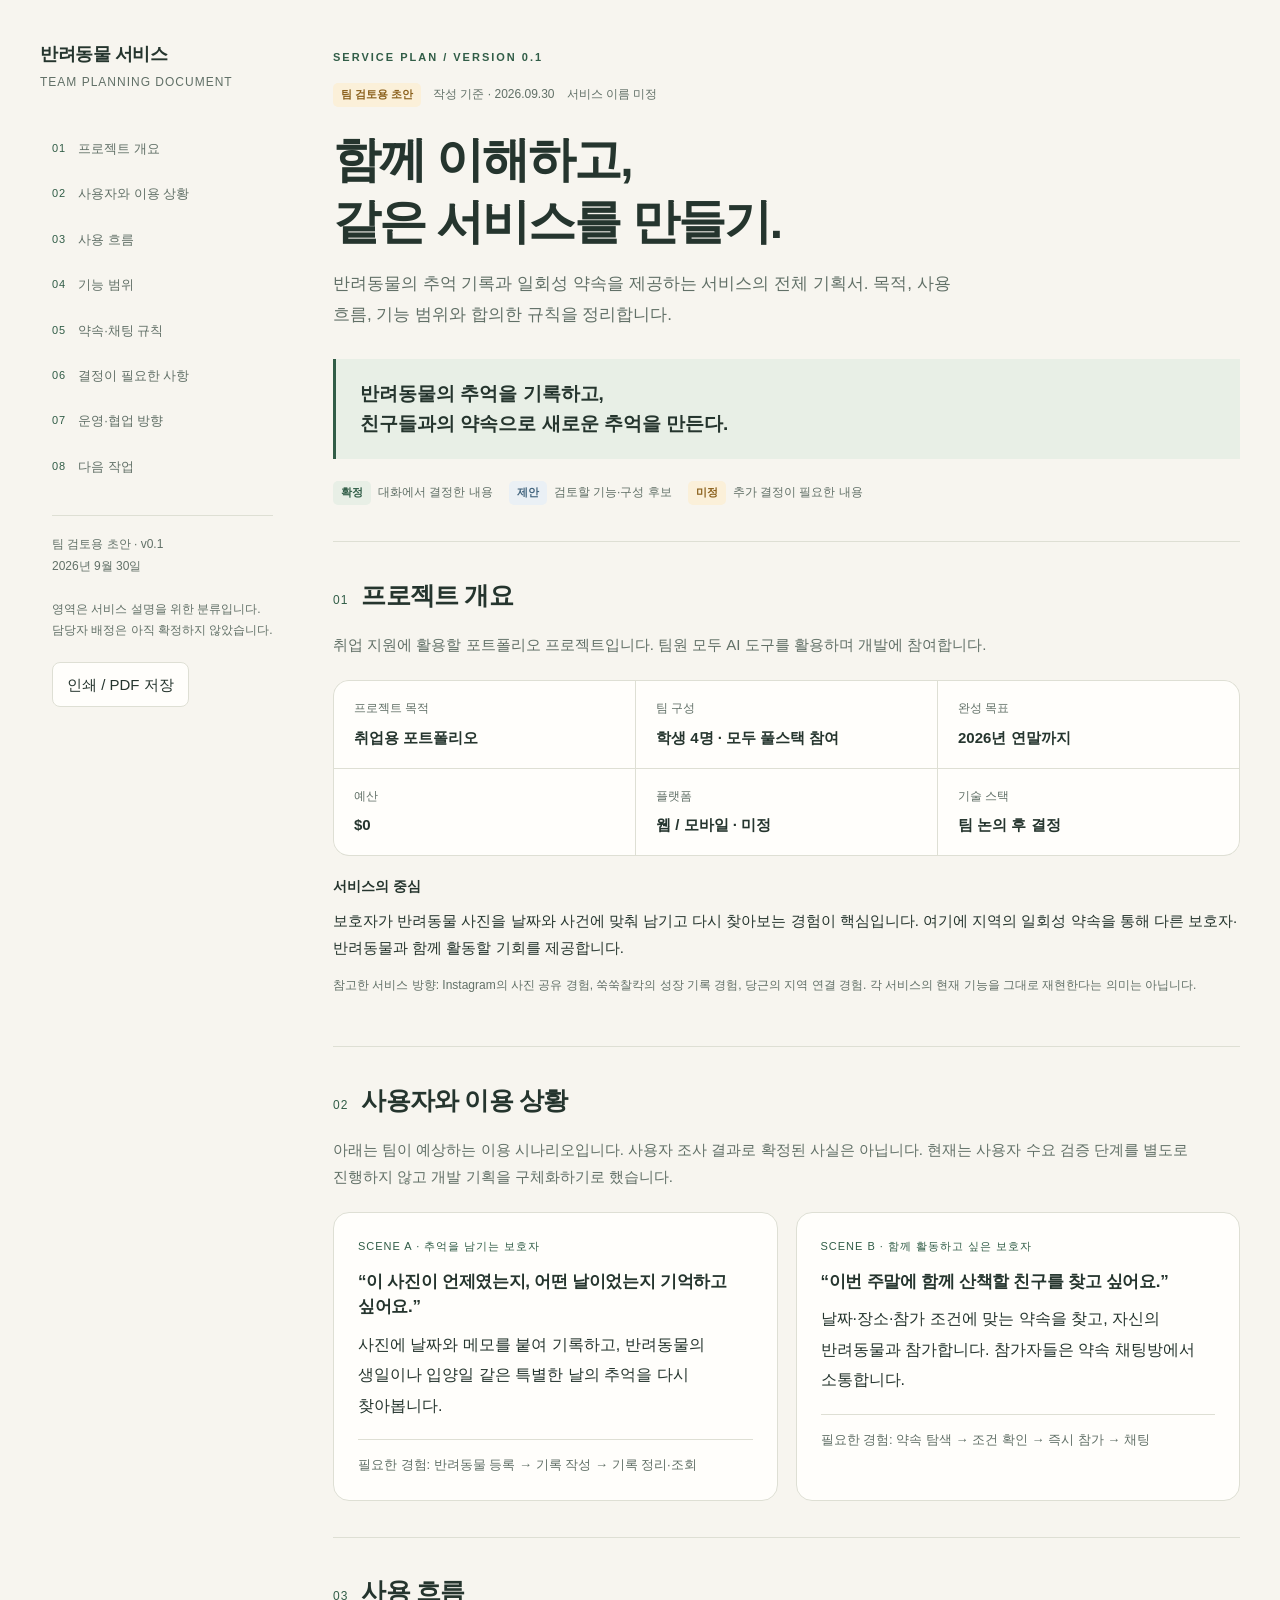
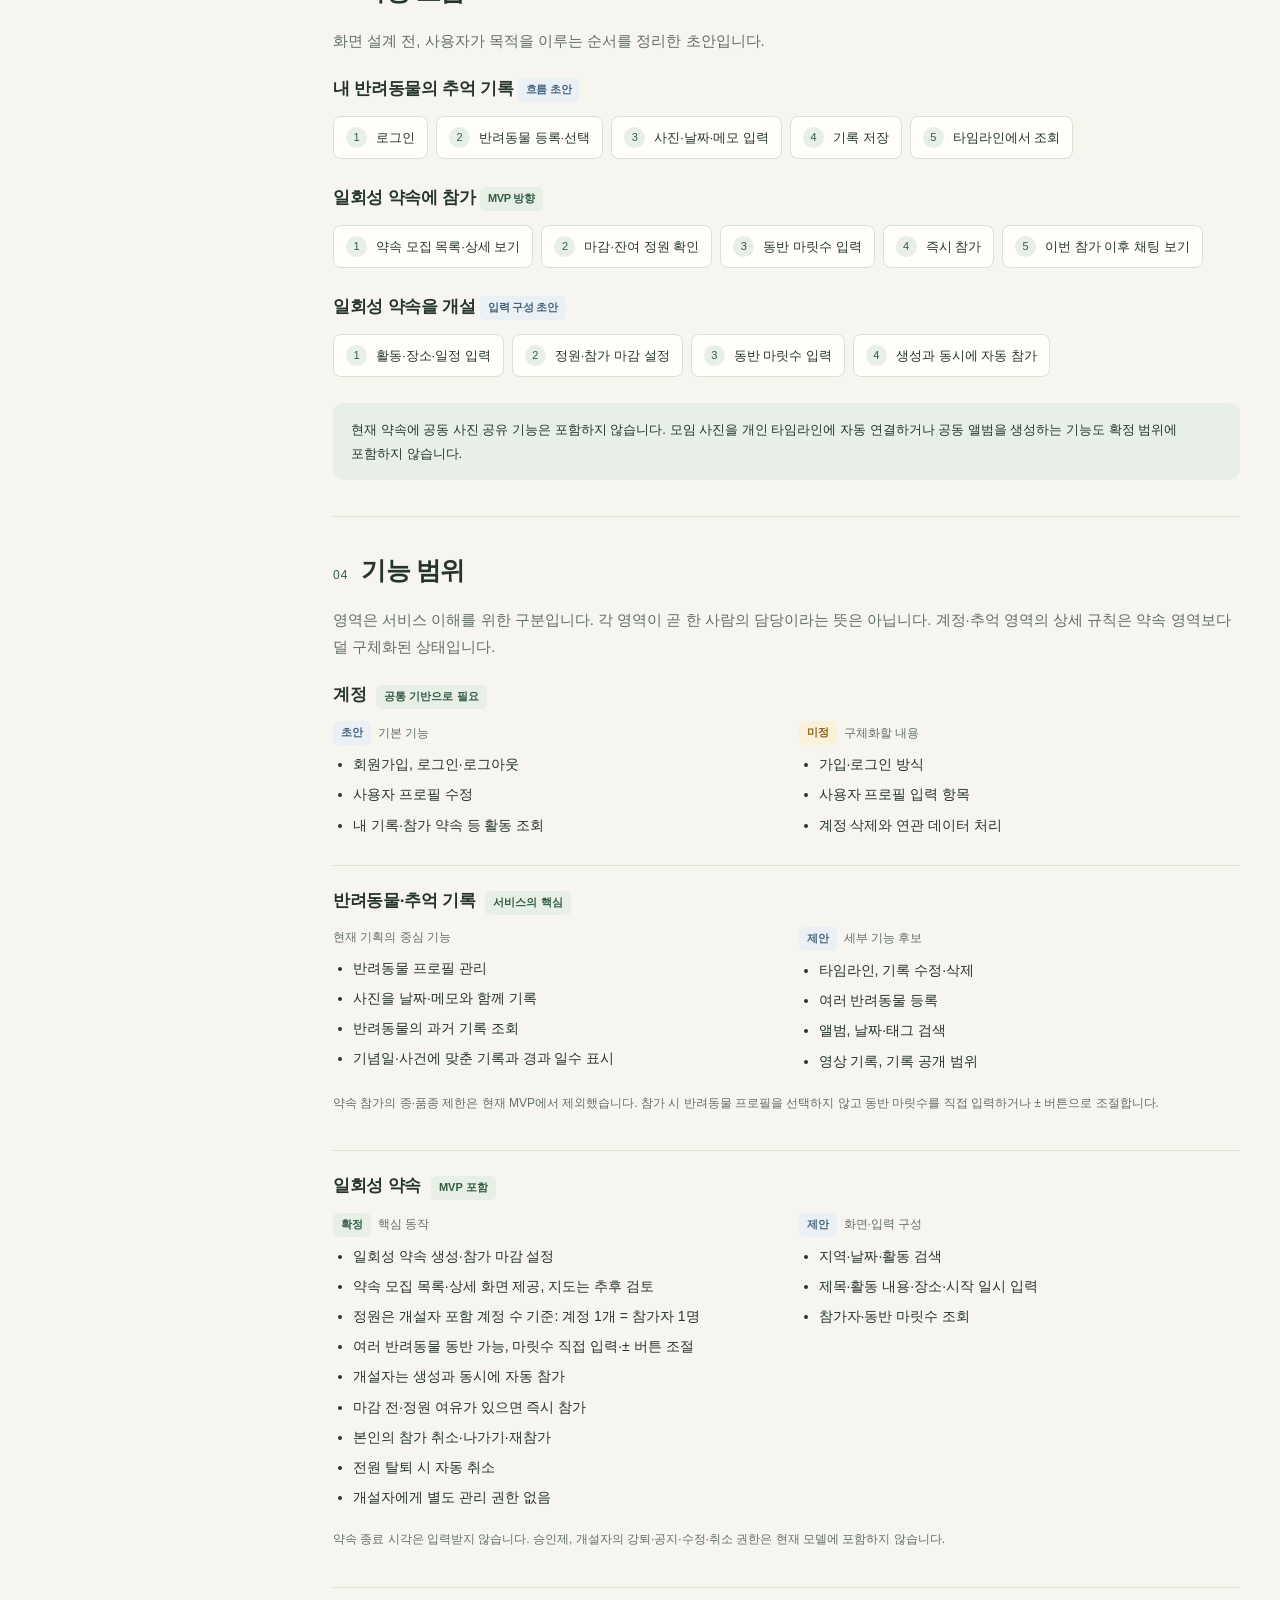
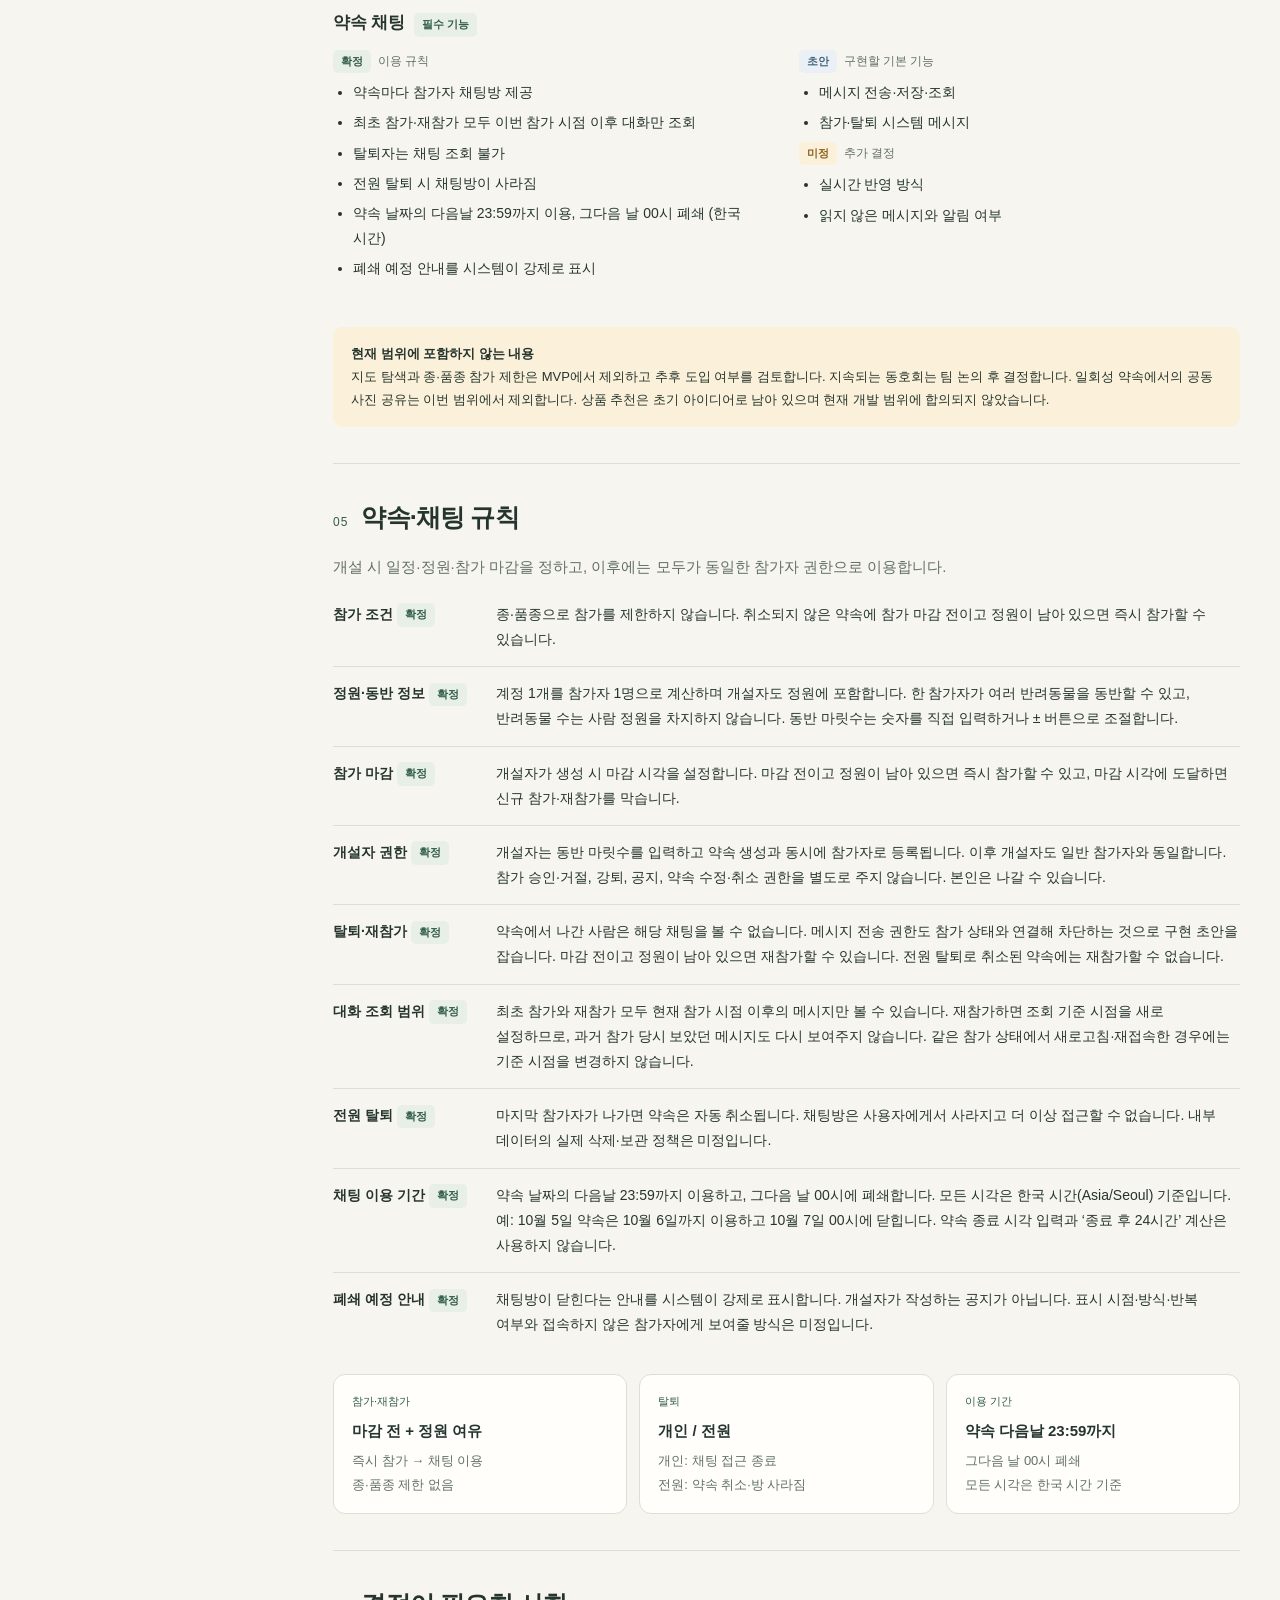
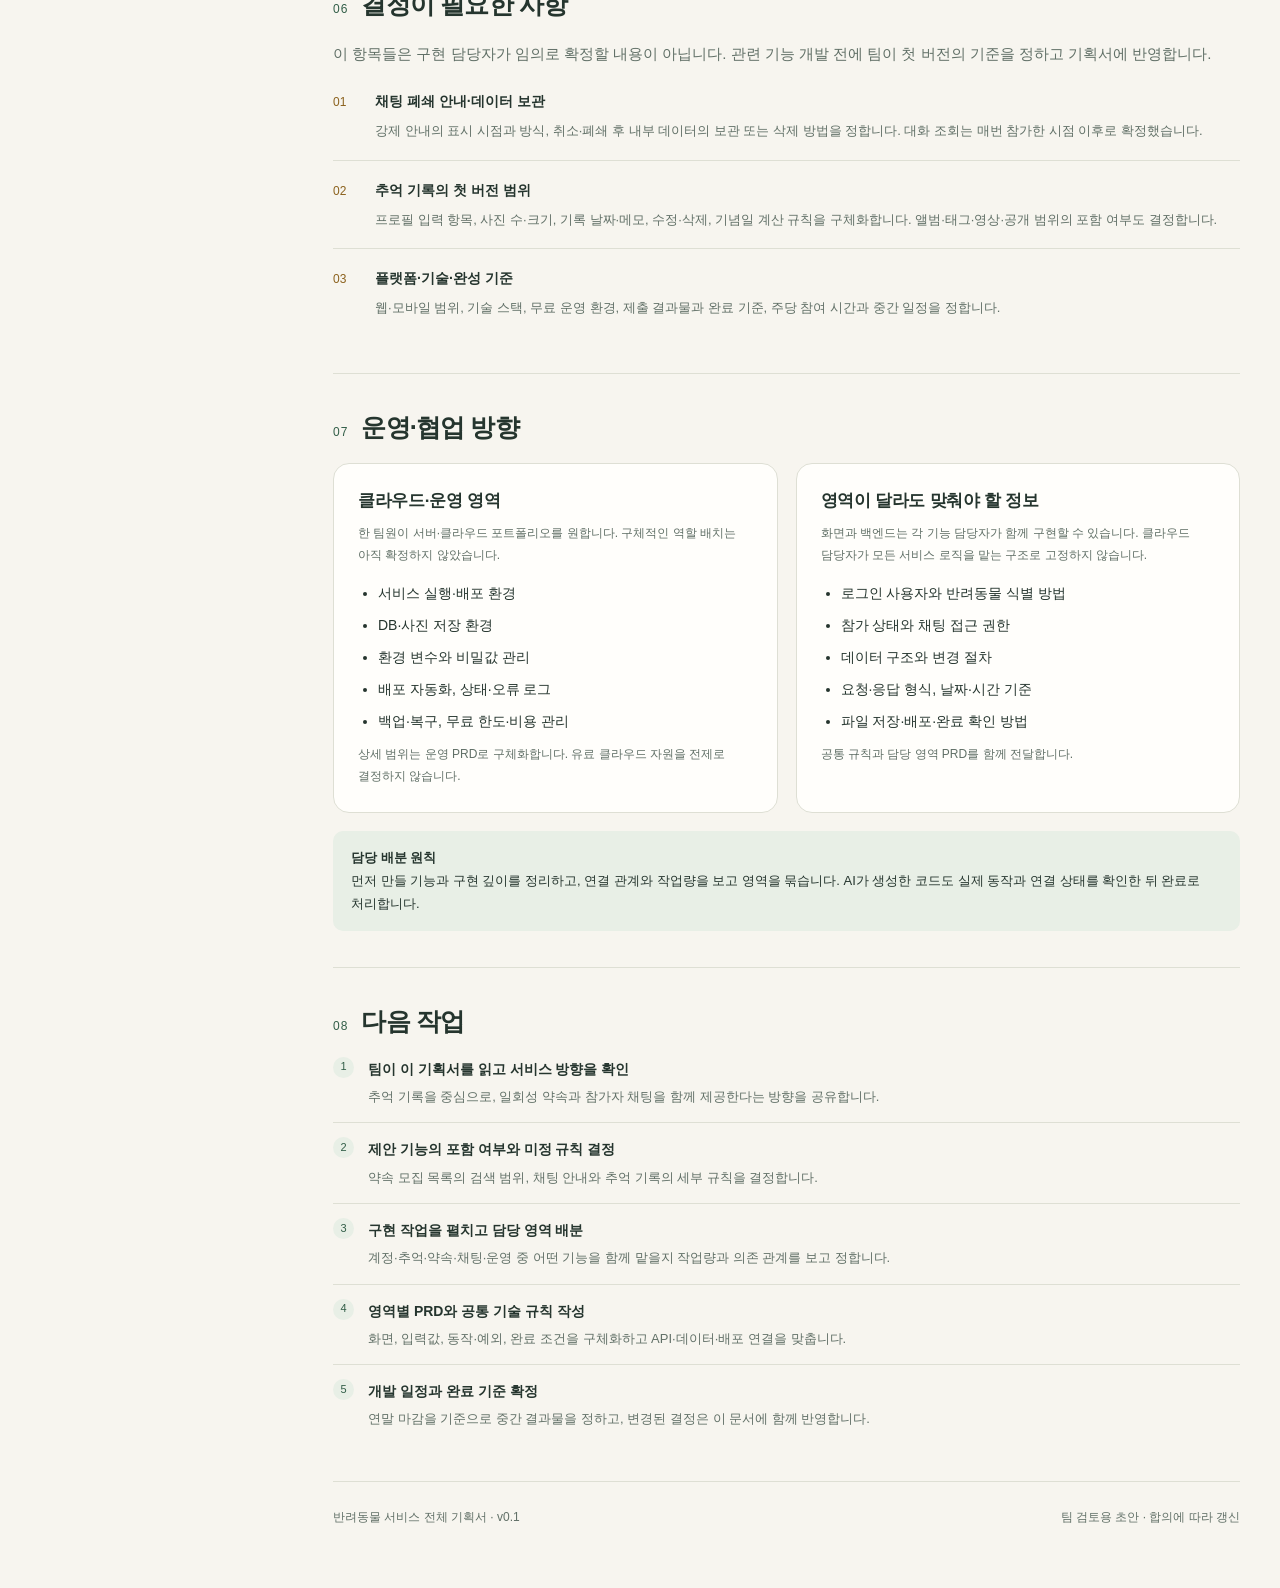
<file: docs/human/service-plan.html>
<!doctype html>
<html lang="ko">
<head>
  <meta charset="utf-8">
  <meta name="viewport" content="width=device-width, initial-scale=1">
  <meta name="description" content="학생 4명이 함께 만드는 반려동물 추억 기록·일회성 약속 서비스의 전체 기획서. 확정, 제안, 미정 사항을 구분한 팀 검토용 초안입니다.">
  <title>반려동물 서비스 · 전체 기획서</title>
  <style>
    :root{color-scheme:light;--paper:#f7f5ef;--surface:#fffefb;--ink:#25352e;--sub:#617067;--line:#dedfd4;--green:#315d47;--green-soft:#e8efe6;--amber:#8b611d;--amber-soft:#fbf0d9;--blue:#42647d;--blue-soft:#eaf0f5;--radius:16px}
    *{box-sizing:border-box}html{scroll-behavior:smooth;scroll-padding-top:24px}body{margin:0;background:var(--paper);color:var(--ink);font-family:"Segoe UI","Apple SD Gothic Neo","Malgun Gothic",sans-serif;font-size:15px;line-height:1.8;word-break:keep-all;overflow-wrap:anywhere}a{color:inherit;text-underline-offset:4px}button{font:inherit}a:focus-visible,button:focus-visible{outline:3px solid var(--green);outline-offset:4px}.skip{position:absolute;left:16px;top:-100px;background:var(--surface);padding:12px;z-index:5}.skip:focus{top:12px}
    .layout{max-width:1360px;margin:auto;display:grid;grid-template-columns:245px minmax(0,1fr);gap:48px;padding:38px 40px 60px}.sidebar{position:sticky;top:30px;align-self:start}.brand{font-size:18px;font-weight:700;letter-spacing:-.5px}.brand span{display:block;font-size:12px;color:var(--sub);font-weight:400;letter-spacing:1px;margin-top:2px}.nav{margin-top:34px;display:grid;gap:4px}.nav a{display:flex;gap:12px;padding:9px 12px;border-radius:9px;text-decoration:none;color:var(--sub);font-size:13px}.nav a:hover{background:var(--green-soft);color:var(--green)}.nav .num{font-size:11px;letter-spacing:1px;color:var(--green);padding-top:2px}.sidebar-note{margin:28px 12px 0;padding-top:18px;border-top:1px solid var(--line);font-size:12px;color:var(--sub)}.print-button{margin:20px 12px 0;padding:8px 14px;border:1px solid var(--line);background:var(--surface);border-radius:8px;color:var(--ink);cursor:pointer}.print-button:hover{border-color:var(--green)}
    main{min-width:0}.cover{padding:10px 0 36px;border-bottom:1px solid var(--line)}.eyebrow{font-size:11px;letter-spacing:2px;color:var(--green);font-weight:700}.meta{display:flex;gap:12px;flex-wrap:wrap;align-items:center;margin-top:15px;font-size:12px;color:var(--sub)}h1{font-size:clamp(30px,4.5vw,48px);line-height:1.3;letter-spacing:-2px;margin:22px 0 16px;font-weight:700}.lead{max-width:650px;font-size:17px;color:var(--sub);margin:0}.cover-statement{margin-top:28px;padding:20px 24px;border-left:3px solid var(--green);background:var(--green-soft);font-size:19px;font-weight:600;line-height:1.6}.legend{display:flex;gap:16px;flex-wrap:wrap;font-size:12px;color:var(--sub);margin-top:22px}.legend span{display:inline-flex;align-items:center;gap:7px}.badge{display:inline-block;border-radius:5px;padding:2px 8px;white-space:nowrap;font-size:11px;font-weight:600;line-height:1.8;vertical-align:middle}.confirmed{background:var(--green-soft);color:var(--green)}.proposed{background:var(--blue-soft);color:var(--blue)}.pending{background:var(--amber-soft);color:var(--amber)}
    section{padding:36px 0;border-bottom:1px solid var(--line)}.section-heading{display:flex;align-items:baseline;gap:13px;margin-bottom:18px}.section-number{color:var(--green);font-size:12px;letter-spacing:1px}h2{margin:0;font-size:25px;letter-spacing:-.8px;line-height:1.4}h3{font-size:17px;letter-spacing:-.3px;line-height:1.5;margin:0 0 10px}h4{font-size:14px;margin:18px 0 7px}p{margin:0 0 14px}.muted{color:var(--sub)}.small{font-size:12px}.intro{color:var(--sub);margin-bottom:22px}.facts{display:grid;grid-template-columns:repeat(3,minmax(0,1fr));gap:1px;background:var(--line);border:1px solid var(--line);border-radius:var(--radius);overflow:hidden}.fact{padding:17px 20px;background:var(--surface)}.fact .label{display:block;font-size:12px;color:var(--sub);margin-bottom:4px}.fact .value{font-size:15px;font-weight:600}.two-column{display:grid;grid-template-columns:repeat(2,minmax(0,1fr));gap:18px}.panel{background:var(--surface);border:1px solid var(--line);border-radius:var(--radius);padding:24px}.panel p:last-child{margin-bottom:0}.scene-label{font-size:11px;letter-spacing:1px;color:var(--green);margin-bottom:12px}.quote{font-size:16px;line-height:1.9;margin:0 0 18px}.scene-foot{padding-top:13px;border-top:1px solid var(--line);font-size:13px;color:var(--sub)}
    .journey{margin:18px 0 26px}.journey:last-child{margin-bottom:0}.steps{display:flex;flex-wrap:wrap;gap:8px;list-style:none;padding:0;margin:14px 0}.steps li{display:flex;align-items:center;gap:9px;background:var(--surface);border:1px solid var(--line);border-radius:8px;padding:9px 12px;font-size:13px}.step-number{display:inline-flex;justify-content:center;align-items:center;min-width:21px;height:21px;border-radius:50%;background:var(--green-soft);color:var(--green);font-size:11px}.note{padding:15px 18px;background:var(--green-soft);border-radius:10px;font-size:13px;margin-top:18px}.note.pending-note{background:var(--amber-soft)}
    .feature-block{padding:22px 0;border-top:1px solid var(--line)}.feature-block:first-of-type{padding-top:0;border-top:0}.feature-head{display:flex;gap:10px;align-items:baseline;flex-wrap:wrap}.feature-head h3{margin-bottom:8px}.feature-columns{display:grid;grid-template-columns:repeat(2,minmax(0,1fr));gap:24px}.feature-columns ul{margin:0;padding-left:20px}.feature-columns li{margin:5px 0;font-size:14px}.column-label{font-size:12px;color:var(--sub);margin:6px 0 7px;display:flex;align-items:center;gap:7px}.rule-list{list-style:none;padding:0;margin:0}.rule-list li{padding:14px 0;display:grid;grid-template-columns:145px minmax(0,1fr);gap:18px;border-top:1px solid var(--line)}.rule-list li:first-child{border-top:0;padding-top:0}.rule-title{font-size:14px;font-weight:600}.rule-description{font-size:14px}.state-flow{display:grid;grid-template-columns:repeat(3,minmax(0,1fr));gap:12px;margin-top:22px}.state{padding:17px 18px;border:1px solid var(--line);border-radius:12px;background:var(--surface)}.state strong{display:block;margin-bottom:5px}.state p{font-size:13px;color:var(--sub);margin:0}.state .state-label{font-size:11px;color:var(--green);margin-bottom:6px}.decisions{counter-reset:decision;list-style:none;padding:0;margin:0}.decisions li{counter-increment:decision;position:relative;padding:17px 0 17px 42px;border-top:1px solid var(--line)}.decisions li:first-child{border-top:0;padding-top:0}.decisions li:before{content:counter(decision,decimal-leading-zero);position:absolute;left:0;color:var(--amber);font-size:12px;padding-top:3px}.decisions strong{display:block;font-size:14px}.decisions p{font-size:13px;color:var(--sub);margin:5px 0 0}.plain-list{padding-left:20px;margin:10px 0}.plain-list li{margin:7px 0;font-size:14px}.next-list{list-style:none;margin:0;padding:0}.next-list li{display:flex;gap:14px;padding:14px 0;border-top:1px solid var(--line)}.next-list li:first-child{border-top:0;padding-top:0}.next-list strong{display:block;font-size:14px}.next-list p{font-size:13px;color:var(--sub);margin:3px 0 0}.footer{font-size:12px;color:var(--sub);padding-top:25px;display:flex;justify-content:space-between;gap:15px;flex-wrap:wrap}
    @media(max-width:1000px){.layout{grid-template-columns:190px minmax(0,1fr);gap:28px;padding:30px 24px}.nav a{padding:8px;font-size:12px}.panel{padding:20px}.facts{grid-template-columns:repeat(2,minmax(0,1fr))}.feature-columns{gap:18px}.rule-list li{grid-template-columns:120px minmax(0,1fr)}}
    @media(max-width:760px){.layout{display:block;padding:24px 20px 40px}.sidebar{position:static;margin-bottom:28px}.brand{display:inline-block}.nav{margin-top:16px;display:flex;flex-wrap:wrap;gap:4px}.nav a{background:var(--surface);border:1px solid var(--line);padding:6px 9px}.nav .num{display:none}.sidebar-note{display:none}.print-button{margin:14px 0 0}.cover{padding-top:0}.two-column,.feature-columns{grid-template-columns:1fr}.state-flow{grid-template-columns:1fr}.feature-columns{gap:12px}section{padding:28px 0}.rule-list li{grid-template-columns:1fr;gap:4px}.lead{font-size:15px}.cover-statement{font-size:17px;padding:16px 18px}.legend{gap:10px}.facts{grid-template-columns:repeat(2,minmax(0,1fr))}.fact{padding:14px}.steps li{flex:1 1 140px}h2{font-size:22px}}
    @media(max-width:380px){.facts{grid-template-columns:1fr}.layout{padding:20px 16px}.nav{gap:5px}}
    @media(prefers-reduced-motion:reduce){html{scroll-behavior:auto}}
    @page{size:A4;margin:16mm}
    @media print{body{background:white;color:#222;font-size:10pt;line-height:1.7;-webkit-print-color-adjust:exact;print-color-adjust:exact}.layout{display:block;padding:0;max-width:none}.sidebar,.skip{display:none}.cover{padding:0 0 20px}h1{font-size:30pt}h2{font-size:18pt}h3{font-size:12pt}.lead{font-size:11pt}.cover-statement{font-size:13pt}section{padding:22px 0}.panel,.state,.fact,.rule-list li,.decisions li,.next-list li{break-inside:avoid}.section-heading,h3,h4{break-after:avoid}.feature-columns{gap:16px}.facts{grid-template-columns:repeat(3,minmax(0,1fr))}.two-column{grid-template-columns:repeat(2,minmax(0,1fr))}.state-flow{grid-template-columns:repeat(3,minmax(0,1fr))}.badge{font-size:8pt}.footer{font-size:8pt}a{text-decoration:none}.intro,.muted,.scene-foot,.decisions p,.next-list p{color:#4d574f}}
  </style>
</head>
<body>
  <a class="skip" href="#main">본문으로 이동</a>
  <div class="layout">
    <aside class="sidebar" aria-label="문서 탐색">
      <div class="brand">반려동물 서비스<span>TEAM PLANNING DOCUMENT</span></div>
      <nav class="nav" aria-label="목차">
        <a href="#overview"><span class="num">01</span>프로젝트 개요</a>
        <a href="#users"><span class="num">02</span>사용자와 이용 상황</a>
        <a href="#journeys"><span class="num">03</span>사용 흐름</a>
        <a href="#features"><span class="num">04</span>기능 범위</a>
        <a href="#policies"><span class="num">05</span>약속·채팅 규칙</a>
        <a href="#decisions"><span class="num">06</span>결정이 필요한 사항</a>
        <a href="#operations"><span class="num">07</span>운영·협업 방향</a>
        <a href="#next"><span class="num">08</span>다음 작업</a>
      </nav>
      <div class="sidebar-note">팀 검토용 초안 · v0.1<br>2026년 9월 30일<br><br>영역은 서비스 설명을 위한 분류입니다. 담당자 배정은 아직 확정하지 않았습니다.</div>
      <button type="button" class="print-button" onclick="window.print()">인쇄 / PDF 저장</button>
    </aside>

    <main id="main">
      <header class="cover">
        <div class="eyebrow">SERVICE PLAN / VERSION 0.1</div>
        <div class="meta"><span class="badge pending">팀 검토용 초안</span><span>작성 기준 · 2026.09.30</span><span>서비스 이름 미정</span></div>
        <h1>함께 이해하고,<br>같은 서비스를 만들기.</h1>
        <p class="lead">반려동물의 추억 기록과 일회성 약속을 제공하는 서비스의 전체 기획서. 목적, 사용 흐름, 기능 범위와 합의한 규칙을 정리합니다.</p>
        <div class="cover-statement">반려동물의 추억을 기록하고,<br>친구들과의 약속으로 새로운 추억을 만든다.</div>
        <div class="legend" aria-label="문서 상태 표시 설명">
          <span><span class="badge confirmed">확정</span>대화에서 결정한 내용</span>
          <span><span class="badge proposed">제안</span>검토할 기능·구성 후보</span>
          <span><span class="badge pending">미정</span>추가 결정이 필요한 내용</span>
        </div>
      </header>

      <section id="overview" aria-labelledby="overview-title">
        <div class="section-heading"><span class="section-number">01</span><h2 id="overview-title">프로젝트 개요</h2></div>
        <p class="intro">취업 지원에 활용할 포트폴리오 프로젝트입니다. 팀원 모두 AI 도구를 활용하며 개발에 참여합니다.</p>
        <div class="facts">
          <div class="fact"><span class="label">프로젝트 목적</span><span class="value">취업용 포트폴리오</span></div>
          <div class="fact"><span class="label">팀 구성</span><span class="value">학생 4명 · 모두 풀스택 참여</span></div>
          <div class="fact"><span class="label">완성 목표</span><span class="value">2026년 연말까지</span></div>
          <div class="fact"><span class="label">예산</span><span class="value">$0</span></div>
          <div class="fact"><span class="label">플랫폼</span><span class="value">웹 / 모바일 · 미정</span></div>
          <div class="fact"><span class="label">기술 스택</span><span class="value">팀 논의 후 결정</span></div>
        </div>
        <h4>서비스의 중심</h4>
        <p>보호자가 반려동물 사진을 날짜와 사건에 맞춰 남기고 다시 찾아보는 경험이 핵심입니다. 여기에 지역의 일회성 약속을 통해 다른 보호자·반려동물과 함께 활동할 기회를 제공합니다.</p>
        <p class="small muted">참고한 서비스 방향: Instagram의 사진 공유 경험, 쑥쑥찰칵의 성장 기록 경험, 당근의 지역 연결 경험. 각 서비스의 현재 기능을 그대로 재현한다는 의미는 아닙니다.</p>
      </section>

      <section id="users" aria-labelledby="users-title">
        <div class="section-heading"><span class="section-number">02</span><h2 id="users-title">사용자와 이용 상황</h2></div>
        <p class="intro">아래는 팀이 예상하는 이용 시나리오입니다. 사용자 조사 결과로 확정된 사실은 아닙니다. 현재는 사용자 수요 검증 단계를 별도로 진행하지 않고 개발 기획을 구체화하기로 했습니다.</p>
        <div class="two-column">
          <article class="panel">
            <div class="scene-label">SCENE A · 추억을 남기는 보호자</div>
            <h3>“이 사진이 언제였는지, 어떤 날이었는지 기억하고 싶어요.”</h3>
            <p class="quote">사진에 날짜와 메모를 붙여 기록하고, 반려동물의 생일이나 입양일 같은 특별한 날의 추억을 다시 찾아봅니다.</p>
            <div class="scene-foot">필요한 경험: 반려동물 등록 → 기록 작성 → 기록 정리·조회</div>
          </article>
          <article class="panel">
            <div class="scene-label">SCENE B · 함께 활동하고 싶은 보호자</div>
            <h3>“이번 주말에 함께 산책할 친구를 찾고 싶어요.”</h3>
            <p class="quote">날짜·장소·참가 조건에 맞는 약속을 찾고, 자신의 반려동물과 참가합니다. 참가자들은 약속 채팅방에서 소통합니다.</p>
            <div class="scene-foot">필요한 경험: 약속 탐색 → 조건 확인 → 즉시 참가 → 채팅</div>
          </article>
        </div>
      </section>

      <section id="journeys" aria-labelledby="journeys-title">
        <div class="section-heading"><span class="section-number">03</span><h2 id="journeys-title">사용 흐름</h2></div>
        <p class="intro">화면 설계 전, 사용자가 목적을 이루는 순서를 정리한 초안입니다.</p>
        <div class="journey">
          <h3>내 반려동물의 추억 기록 <span class="badge proposed">흐름 초안</span></h3>
          <ol class="steps"><li><span class="step-number">1</span>로그인</li><li><span class="step-number">2</span>반려동물 등록·선택</li><li><span class="step-number">3</span>사진·날짜·메모 입력</li><li><span class="step-number">4</span>기록 저장</li><li><span class="step-number">5</span>타임라인에서 조회</li></ol>
        </div>
        <div class="journey">
          <h3>일회성 약속에 참가 <span class="badge confirmed">MVP 방향</span></h3>
          <ol class="steps"><li><span class="step-number">1</span>약속 모집 목록·상세 보기</li><li><span class="step-number">2</span>마감·잔여 정원 확인</li><li><span class="step-number">3</span>동반 마릿수 입력</li><li><span class="step-number">4</span>즉시 참가</li><li><span class="step-number">5</span>이번 참가 이후 채팅 보기</li></ol>
        </div>
        <div class="journey">
          <h3>일회성 약속을 개설 <span class="badge proposed">입력 구성 초안</span></h3>
          <ol class="steps"><li><span class="step-number">1</span>활동·장소·일정 입력</li><li><span class="step-number">2</span>정원·참가 마감 설정</li><li><span class="step-number">3</span>동반 마릿수 입력</li><li><span class="step-number">4</span>생성과 동시에 자동 참가</li></ol>
        </div>
        <div class="note">현재 약속에 공동 사진 공유 기능은 포함하지 않습니다. 모임 사진을 개인 타임라인에 자동 연결하거나 공동 앨범을 생성하는 기능도 확정 범위에 포함하지 않습니다.</div>
      </section>

      <section id="features" aria-labelledby="features-title">
        <div class="section-heading"><span class="section-number">04</span><h2 id="features-title">기능 범위</h2></div>
        <p class="intro">영역은 서비스 이해를 위한 구분입니다. 각 영역이 곧 한 사람의 담당이라는 뜻은 아닙니다. 계정·추억 영역의 상세 규칙은 약속 영역보다 덜 구체화된 상태입니다.</p>

        <article class="feature-block">
          <div class="feature-head"><h3>계정</h3><span class="badge confirmed">공통 기반으로 필요</span></div>
          <div class="feature-columns">
            <div><div class="column-label"><span class="badge proposed">초안</span>기본 기능</div><ul><li>회원가입, 로그인·로그아웃</li><li>사용자 프로필 수정</li><li>내 기록·참가 약속 등 활동 조회</li></ul></div>
            <div><div class="column-label"><span class="badge pending">미정</span>구체화할 내용</div><ul><li>가입·로그인 방식</li><li>사용자 프로필 입력 항목</li><li>계정 삭제와 연관 데이터 처리</li></ul></div>
          </div>
        </article>

        <article class="feature-block">
          <div class="feature-head"><h3>반려동물·추억 기록</h3><span class="badge confirmed">서비스의 핵심</span></div>
          <div class="feature-columns">
            <div><div class="column-label">현재 기획의 중심 기능</div><ul><li>반려동물 프로필 관리</li><li>사진을 날짜·메모와 함께 기록</li><li>반려동물의 과거 기록 조회</li><li>기념일·사건에 맞춘 기록과 경과 일수 표시</li></ul></div>
            <div><div class="column-label"><span class="badge proposed">제안</span>세부 기능 후보</div><ul><li>타임라인, 기록 수정·삭제</li><li>여러 반려동물 등록</li><li>앨범, 날짜·태그 검색</li><li>영상 기록, 기록 공개 범위</li></ul></div>
          </div>
          <p class="small muted" style="margin-top:14px">약속 참가의 종·품종 제한은 현재 MVP에서 제외했습니다. 참가 시 반려동물 프로필을 선택하지 않고 동반 마릿수를 직접 입력하거나 ± 버튼으로 조절합니다.</p>
        </article>

        <article class="feature-block">
          <div class="feature-head"><h3>일회성 약속</h3><span class="badge confirmed">MVP 포함</span></div>
          <div class="feature-columns">
            <div><div class="column-label"><span class="badge confirmed">확정</span>핵심 동작</div><ul><li>일회성 약속 생성·참가 마감 설정</li><li>약속 모집 목록·상세 화면 제공, 지도는 추후 검토</li><li>정원은 개설자 포함 계정 수 기준: 계정 1개 = 참가자 1명</li><li>여러 반려동물 동반 가능, 마릿수 직접 입력·± 버튼 조절</li><li>개설자는 생성과 동시에 자동 참가</li><li>마감 전·정원 여유가 있으면 즉시 참가</li><li>본인의 참가 취소·나가기·재참가</li><li>전원 탈퇴 시 자동 취소</li><li>개설자에게 별도 관리 권한 없음</li></ul></div>
            <div><div class="column-label"><span class="badge proposed">제안</span>화면·입력 구성</div><ul><li>지역·날짜·활동 검색</li><li>제목·활동 내용·장소·시작 일시 입력</li><li>참가자·동반 마릿수 조회</li></ul></div>
          </div>
          <p class="small muted" style="margin-top:14px">약속 종료 시각은 입력받지 않습니다. 승인제, 개설자의 강퇴·공지·수정·취소 권한은 현재 모델에 포함하지 않습니다.</p>
        </article>

        <article class="feature-block">
          <div class="feature-head"><h3>약속 채팅</h3><span class="badge confirmed">필수 기능</span></div>
          <div class="feature-columns">
            <div><div class="column-label"><span class="badge confirmed">확정</span>이용 규칙</div><ul><li>약속마다 참가자 채팅방 제공</li><li>최초 참가·재참가 모두 이번 참가 시점 이후 대화만 조회</li><li>탈퇴자는 채팅 조회 불가</li><li>전원 탈퇴 시 채팅방이 사라짐</li><li>약속 날짜의 다음날 23:59까지 이용, 그다음 날 00시 폐쇄 (한국 시간)</li><li>폐쇄 예정 안내를 시스템이 강제로 표시</li></ul></div>
            <div><div class="column-label"><span class="badge proposed">초안</span>구현할 기본 기능</div><ul><li>메시지 전송·저장·조회</li><li>참가·탈퇴 시스템 메시지</li></ul><div class="column-label"><span class="badge pending">미정</span>추가 결정</div><ul><li>실시간 반영 방식</li><li>읽지 않은 메시지와 알림 여부</li></ul></div>
          </div>
        </article>

        <div class="note pending-note"><strong>현재 범위에 포함하지 않는 내용</strong><br>지도 탐색과 종·품종 참가 제한은 MVP에서 제외하고 추후 도입 여부를 검토합니다. 지속되는 동호회는 팀 논의 후 결정합니다. 일회성 약속에서의 공동 사진 공유는 이번 범위에서 제외합니다. 상품 추천은 초기 아이디어로 남아 있으며 현재 개발 범위에 합의되지 않았습니다.</div>
      </section>

      <section id="policies" aria-labelledby="policies-title">
        <div class="section-heading"><span class="section-number">05</span><h2 id="policies-title">약속·채팅 규칙</h2></div>
        <p class="intro">개설 시 일정·정원·참가 마감을 정하고, 이후에는 모두가 동일한 참가자 권한으로 이용합니다.</p>
        <ul class="rule-list">
          <li><div class="rule-title">참가 조건 <span class="badge confirmed">확정</span></div><div class="rule-description">종·품종으로 참가를 제한하지 않습니다. 취소되지 않은 약속에 참가 마감 전이고 정원이 남아 있으면 즉시 참가할 수 있습니다.</div></li>
          <li><div class="rule-title">정원·동반 정보 <span class="badge confirmed">확정</span></div><div class="rule-description">계정 1개를 참가자 1명으로 계산하며 개설자도 정원에 포함합니다. 한 참가자가 여러 반려동물을 동반할 수 있고, 반려동물 수는 사람 정원을 차지하지 않습니다. 동반 마릿수는 숫자를 직접 입력하거나 ± 버튼으로 조절합니다.</div></li>
          <li><div class="rule-title">참가 마감 <span class="badge confirmed">확정</span></div><div class="rule-description">개설자가 생성 시 마감 시각을 설정합니다. 마감 전이고 정원이 남아 있으면 즉시 참가할 수 있고, 마감 시각에 도달하면 신규 참가·재참가를 막습니다.</div></li>
          <li><div class="rule-title">개설자 권한 <span class="badge confirmed">확정</span></div><div class="rule-description">개설자는 동반 마릿수를 입력하고 약속 생성과 동시에 참가자로 등록됩니다. 이후 개설자도 일반 참가자와 동일합니다. 참가 승인·거절, 강퇴, 공지, 약속 수정·취소 권한을 별도로 주지 않습니다. 본인은 나갈 수 있습니다.</div></li>
          <li><div class="rule-title">탈퇴·재참가 <span class="badge confirmed">확정</span></div><div class="rule-description">약속에서 나간 사람은 해당 채팅을 볼 수 없습니다. 메시지 전송 권한도 참가 상태와 연결해 차단하는 것으로 구현 초안을 잡습니다. 마감 전이고 정원이 남아 있으면 재참가할 수 있습니다. 전원 탈퇴로 취소된 약속에는 재참가할 수 없습니다.</div></li>
          <li><div class="rule-title">대화 조회 범위 <span class="badge confirmed">확정</span></div><div class="rule-description">최초 참가와 재참가 모두 현재 참가 시점 이후의 메시지만 볼 수 있습니다. 재참가하면 조회 기준 시점을 새로 설정하므로, 과거 참가 당시 보았던 메시지도 다시 보여주지 않습니다. 같은 참가 상태에서 새로고침·재접속한 경우에는 기준 시점을 변경하지 않습니다.</div></li>
          <li><div class="rule-title">전원 탈퇴 <span class="badge confirmed">확정</span></div><div class="rule-description">마지막 참가자가 나가면 약속은 자동 취소됩니다. 채팅방은 사용자에게서 사라지고 더 이상 접근할 수 없습니다. 내부 데이터의 실제 삭제·보관 정책은 미정입니다.</div></li>
          <li><div class="rule-title">채팅 이용 기간 <span class="badge confirmed">확정</span></div><div class="rule-description">약속 날짜의 다음날 23:59까지 이용하고, 그다음 날 00시에 폐쇄합니다. 모든 시각은 한국 시간(Asia/Seoul) 기준입니다. 예: 10월 5일 약속은 10월 6일까지 이용하고 10월 7일 00시에 닫힙니다. 약속 종료 시각 입력과 ‘종료 후 24시간’ 계산은 사용하지 않습니다.</div></li>
          <li><div class="rule-title">폐쇄 예정 안내 <span class="badge confirmed">확정</span></div><div class="rule-description">채팅방이 닫힌다는 안내를 시스템이 강제로 표시합니다. 개설자가 작성하는 공지가 아닙니다. 표시 시점·방식·반복 여부와 접속하지 않은 참가자에게 보여줄 방식은 미정입니다.</div></li>
        </ul>
        <div class="state-flow" aria-label="약속과 채팅의 상태 관계">
          <div class="state"><div class="state-label">참가·재참가</div><strong>마감 전 + 정원 여유</strong><p>즉시 참가 → 채팅 이용<br>종·품종 제한 없음</p></div>
          <div class="state"><div class="state-label">탈퇴</div><strong>개인 / 전원</strong><p>개인: 채팅 접근 종료<br>전원: 약속 취소·방 사라짐</p></div>
          <div class="state"><div class="state-label">이용 기간</div><strong>약속 다음날 23:59까지</strong><p>그다음 날 00시 폐쇄<br>모든 시각은 한국 시간 기준</p></div>
        </div>
      </section>

      <section id="decisions" aria-labelledby="decisions-title">
        <div class="section-heading"><span class="section-number">06</span><h2 id="decisions-title">결정이 필요한 사항</h2></div>
        <p class="intro">이 항목들은 구현 담당자가 임의로 확정할 내용이 아닙니다. 관련 기능 개발 전에 팀이 첫 버전의 기준을 정하고 기획서에 반영합니다.</p>
        <ol class="decisions">
          <li><strong>채팅 폐쇄 안내·데이터 보관</strong><p>강제 안내의 표시 시점과 방식, 취소·폐쇄 후 내부 데이터의 보관 또는 삭제 방법을 정합니다. 대화 조회는 매번 참가한 시점 이후로 확정했습니다.</p></li>
          <li><strong>추억 기록의 첫 버전 범위</strong><p>프로필 입력 항목, 사진 수·크기, 기록 날짜·메모, 수정·삭제, 기념일 계산 규칙을 구체화합니다. 앨범·태그·영상·공개 범위의 포함 여부도 결정합니다.</p></li>
          <li><strong>플랫폼·기술·완성 기준</strong><p>웹·모바일 범위, 기술 스택, 무료 운영 환경, 제출 결과물과 완료 기준, 주당 참여 시간과 중간 일정을 정합니다.</p></li>
        </ol>
      </section>

      <section id="operations" aria-labelledby="operations-title">
        <div class="section-heading"><span class="section-number">07</span><h2 id="operations-title">운영·협업 방향</h2></div>
        <div class="two-column">
          <article class="panel"><h3>클라우드·운영 영역</h3><p class="small muted">한 팀원이 서버·클라우드 포트폴리오를 원합니다. 구체적인 역할 배치는 아직 확정하지 않았습니다.</p><ul class="plain-list"><li>서비스 실행·배포 환경</li><li>DB·사진 저장 환경</li><li>환경 변수와 비밀값 관리</li><li>배포 자동화, 상태·오류 로그</li><li>백업·복구, 무료 한도·비용 관리</li></ul><p class="small muted">상세 범위는 운영 PRD로 구체화합니다. 유료 클라우드 자원을 전제로 결정하지 않습니다.</p></article>
          <article class="panel"><h3>영역이 달라도 맞춰야 할 정보</h3><p class="small muted">화면과 백엔드는 각 기능 담당자가 함께 구현할 수 있습니다. 클라우드 담당자가 모든 서비스 로직을 맡는 구조로 고정하지 않습니다.</p><ul class="plain-list"><li>로그인 사용자와 반려동물 식별 방법</li><li>참가 상태와 채팅 접근 권한</li><li>데이터 구조와 변경 절차</li><li>요청·응답 형식, 날짜·시간 기준</li><li>파일 저장·배포·완료 확인 방법</li></ul><p class="small muted">공통 규칙과 담당 영역 PRD를 함께 전달합니다.</p></article>
        </div>
        <div class="note"><strong>담당 배분 원칙</strong><br>먼저 만들 기능과 구현 깊이를 정리하고, 연결 관계와 작업량을 보고 영역을 묶습니다. AI가 생성한 코드도 실제 동작과 연결 상태를 확인한 뒤 완료로 처리합니다.</div>
      </section>

      <section id="next" aria-labelledby="next-title">
        <div class="section-heading"><span class="section-number">08</span><h2 id="next-title">다음 작업</h2></div>
        <ol class="next-list">
          <li><span class="step-number">1</span><div><strong>팀이 이 기획서를 읽고 서비스 방향을 확인</strong><p>추억 기록을 중심으로, 일회성 약속과 참가자 채팅을 함께 제공한다는 방향을 공유합니다.</p></div></li>
          <li><span class="step-number">2</span><div><strong>제안 기능의 포함 여부와 미정 규칙 결정</strong><p>약속 모집 목록의 검색 범위, 채팅 안내와 추억 기록의 세부 규칙을 결정합니다.</p></div></li>
          <li><span class="step-number">3</span><div><strong>구현 작업을 펼치고 담당 영역 배분</strong><p>계정·추억·약속·채팅·운영 중 어떤 기능을 함께 맡을지 작업량과 의존 관계를 보고 정합니다.</p></div></li>
          <li><span class="step-number">4</span><div><strong>영역별 PRD와 공통 기술 규칙 작성</strong><p>화면, 입력값, 동작·예외, 완료 조건을 구체화하고 API·데이터·배포 연결을 맞춥니다.</p></div></li>
          <li><span class="step-number">5</span><div><strong>개발 일정과 완료 기준 확정</strong><p>연말 마감을 기준으로 중간 결과물을 정하고, 변경된 결정은 이 문서에 함께 반영합니다.</p></div></li>
        </ol>
      </section>
      <footer class="footer"><span>반려동물 서비스 전체 기획서 · v0.1</span><span>팀 검토용 초안 · 합의에 따라 갱신</span></footer>
    </main>
  </div>
</body>
</html>
</file>
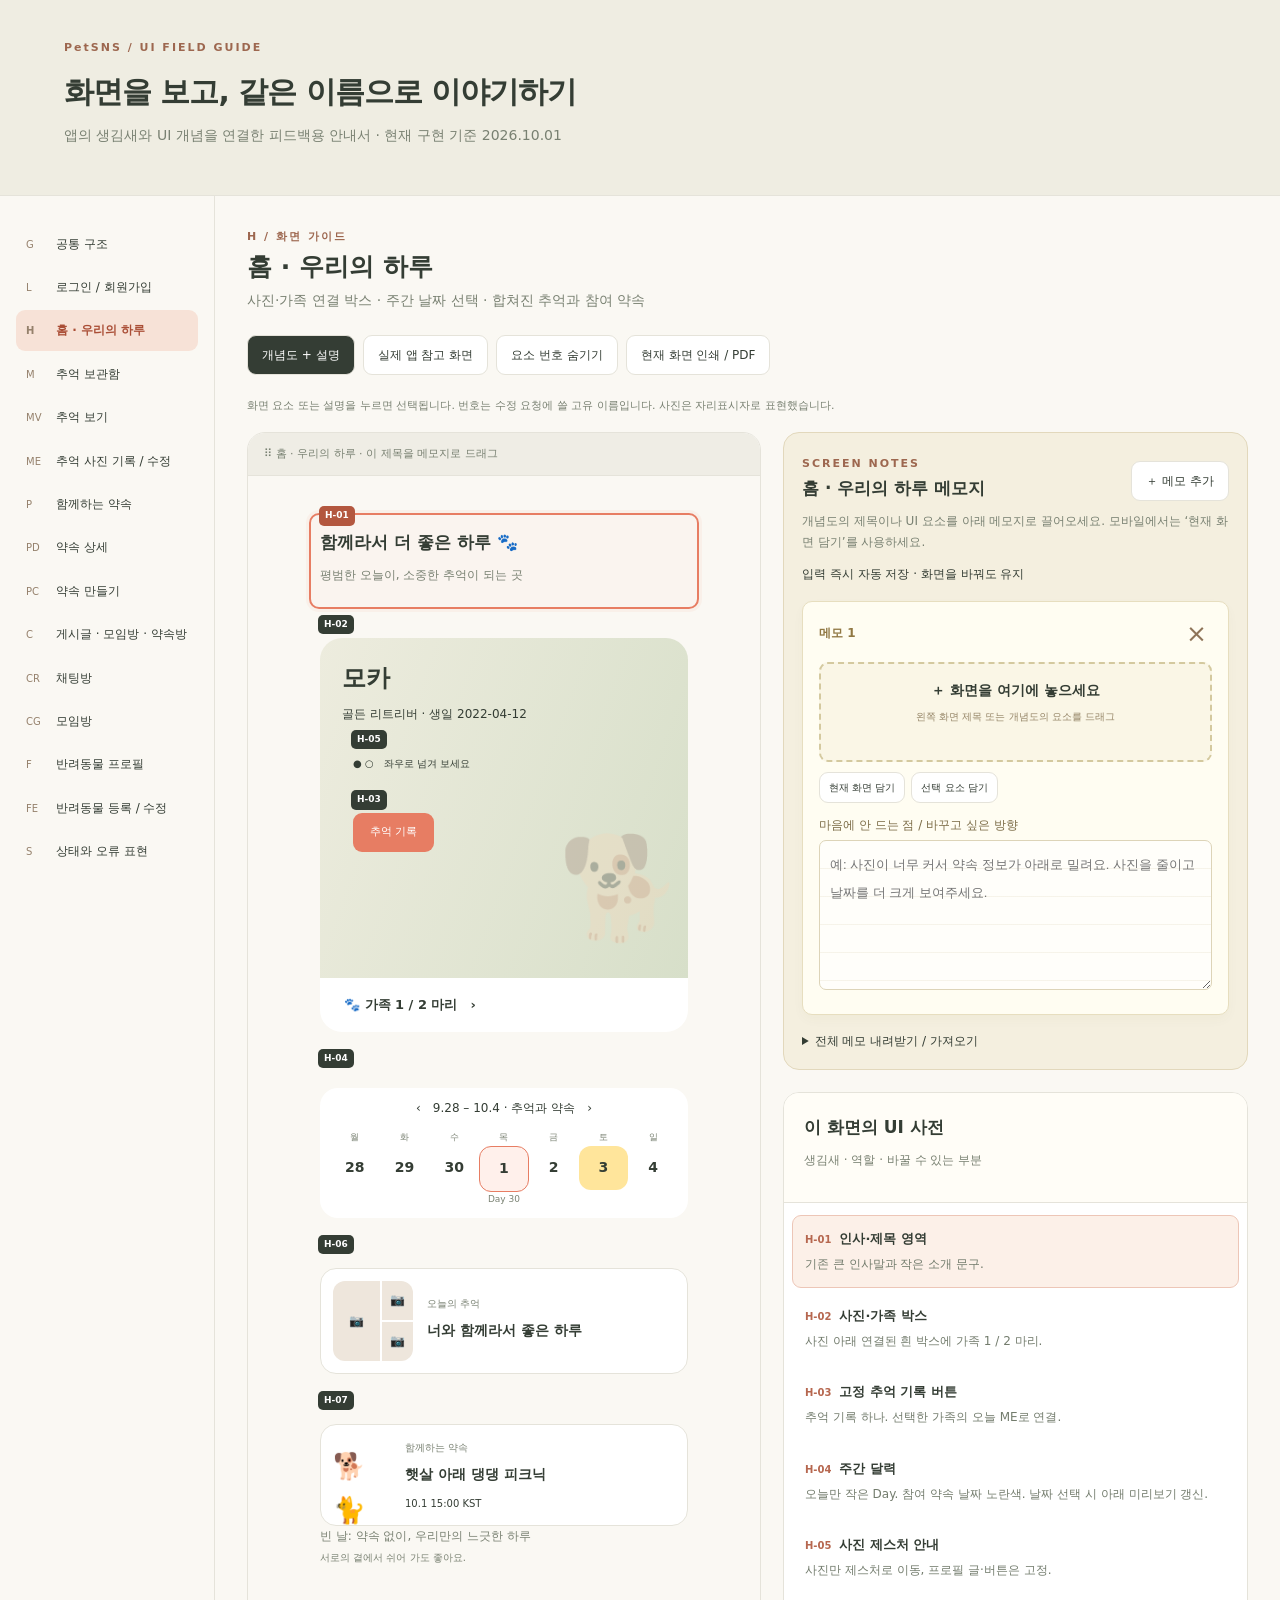
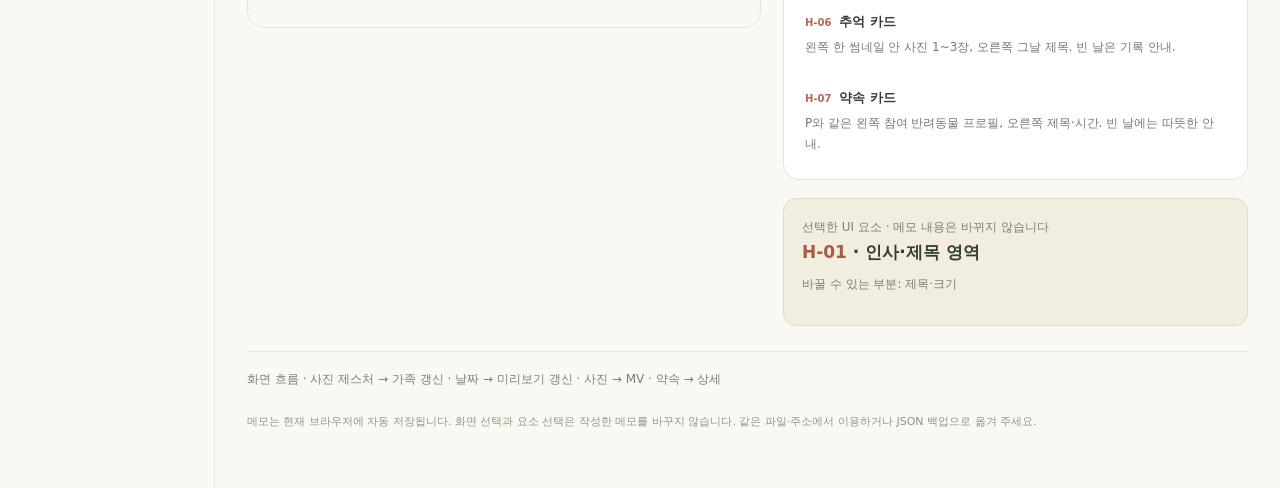
<file: docs/human/ui-guide.html>
<!doctype html><html lang="ko"><head><meta charset="utf-8"><meta name="viewport" content="width=device-width,initial-scale=1"><title>PetSNS UI 가이드</title><style>
:root{--cream:#faf8f3;--ink:#343d34;--coral:#e77d63;--line:#e5e3da;--muted:#798172}*{box-sizing:border-box}body{margin:0;font:14px/1.7 'Malgun Gothic',system-ui,sans-serif;background:var(--cream);color:var(--ink)}button,textarea{font:inherit}button{cursor:pointer}button:focus-visible,[tabindex]:focus-visible,textarea:focus-visible{outline:3px solid #288282;outline-offset:3px}header{padding:35px 5%;background:#efede2;border-bottom:1px solid var(--line)}header small,.eyebrow{font-size:11px;letter-spacing:2px;color:#9d674f;font-weight:bold}h1{font-size:30px;margin:7px 0;letter-spacing:-1px}h2{margin:0;font-size:25px}h3{margin:0 0 8px;font-size:17px}p{margin:0 0 12px}.muted{color:var(--muted)}.small{font-size:12px}.layout{max-width:1500px;margin:auto;display:grid;grid-template-columns:215px minmax(0,1fr)}nav{padding:25px 16px;border-right:1px solid var(--line)}.navinner{position:sticky;top:18px}nav button{display:block;width:100%;border:0;background:none;text-align:left;border-radius:9px;padding:10px;margin:3px 0;font-size:12px;color:var(--ink)}nav button.active{background:#f7e2d7;color:#aa4e36;font-weight:bold}nav span{display:inline-block;width:30px;font-size:10px;color:#95816c}main{padding:32px;min-width:0}.tools{display:flex;gap:8px;flex-wrap:wrap;margin:22px 0}.btn{background:white;border:1px solid var(--line);padding:9px 14px;border-radius:9px;font-size:12px;color:var(--ink)}.btn.active{background:var(--ink);color:white}.grid{display:grid;grid-template-columns:minmax(0,1.1fr) minmax(300px,.9fr);gap:22px;align-items:start}.preview-wrap{border:1px solid var(--line);border-radius:18px;overflow:hidden;background:white}.caption{padding:12px 16px;font-size:11px;color:var(--muted);background:#efede5;border-bottom:1px solid var(--line)}.mock{padding:23px;background:var(--cream);min-height:520px;font-size:12px}.mock.modal{background:#e6e2da}.dialog{background:white;padding:20px;border-radius:18px;box-shadow:0 12px 40px #343d3410}.region{position:relative;padding:14px 10px 10px;margin:14px 0;border:1px solid transparent;border-radius:10px;cursor:pointer}.region:hover{background:#e77d6308;border-color:#e4b4a4}.region.selected{border:2px solid var(--coral);padding:13px 9px 9px;background:#e77d6307;box-shadow:0 0 0 3px #e77d6310}.marker{position:absolute;top:-9px;left:8px;border-radius:5px;background:var(--ink);color:white;font-size:9px;padding:2px 6px;font-weight:bold;z-index:2}.selected>.marker{background:#b3573f}.no-labels .marker{display:none}.photo{height:115px;display:flex;flex-direction:column;align-items:center;justify-content:center;font-size:36px;background:linear-gradient(130deg,#cbd5bd,#e8dfcc,#c1cdb8);border-radius:9px}.photo small{font-size:10px;background:#ffffffaa;padding:2px 9px;border-radius:20px;color:#627055}.hero{background:linear-gradient(110deg,#edecde,#d7dfc9);padding:22px;border-radius:14px;position:relative;overflow:hidden}.hero h3{font-size:24px;line-height:1.5;position:relative}.hero .pet{position:absolute;right:5px;bottom:5px;font-size:100px;opacity:.23}.cta{display:inline-block;padding:10px 17px;background:var(--coral);color:white;border-radius:9px;font-size:11px}.outline{background:transparent;border:1px solid #afafa1;color:var(--ink)}.textbtn{color:#b46b56;padding:8px;display:inline-block}.form{padding:12px;background:#f2f0e9;border-radius:8px;color:#7b8173;margin:8px 0;min-height:40px}.form.large{height:75px}.badge{display:inline-block;padding:4px 8px;font-size:10px;color:#647b57;background:#e7eddf;border-radius:5px;margin:3px}.badge.coral{background:#f8e3d9;color:#ac5c44}.badge.gray{background:#e7e6e1;color:#808279}.card{background:#fff;border:1px solid #eee9df;border-radius:12px;overflow:hidden}.pad{padding:14px}.stats{display:grid;grid-template-columns:repeat(3,1fr);gap:7px}.stat{background:#f9e7df;border-radius:9px;padding:13px 8px;color:#937362;font-size:10px}.stat strong{display:block;font-size:18px;color:var(--ink)}.row{display:flex;justify-content:space-between;gap:12px;align-items:center}.sect{display:flex;justify-content:space-between;gap:10px;margin:10px 0;font-weight:bold;font-size:13px}.sect small{font-size:10px;color:var(--muted);font-weight:normal}.notice{background:#fff0dc;color:#926c3c;padding:13px;border-radius:10px;font-size:11px}.counter{display:flex;align-items:center;justify-content:space-between;gap:10px;padding:8px 0}.counter i{font-style:normal;border:1px solid #d4d1c5;padding:3px 10px;border-radius:6px}.actions{display:flex;justify-content:flex-end;align-items:center;gap:14px;margin-top:12px}.toggle{width:32px;height:18px;background:var(--coral);border-radius:20px;position:relative;display:inline-block}.toggle:after{content:'';position:absolute;right:2px;top:2px;background:white;border-radius:50%;width:14px;height:14px}.bottom{display:flex;justify-content:space-around;border-top:1px solid var(--line);padding:16px 0;margin-top:15px;color:#7a8073}.bubble{background:#f6ded3;border-radius:12px;padding:13px;margin:18px 0 18px auto;max-width:85%}.bubble.other{background:white;margin-left:0;margin-right:auto}.bubble small{display:block;font-size:9px;color:var(--muted)}.empty{text-align:center;padding:28px 10px;color:var(--muted)}.empty b{display:block;font-size:27px}.empty strong{display:block;color:var(--ink);margin:8px 0}.listbox{background:white;border:1px solid var(--line);border-radius:16px;overflow:hidden}.listhead{padding:20px;background:#fffdf7;border-bottom:1px solid var(--line)}.list{padding:8px;max-height:590px;overflow:auto}.item{display:block;width:100%;text-align:left;padding:12px;background:white;border:1px solid transparent;border-radius:9px;margin:4px 0;color:var(--ink)}.item.selected{background:#fcf0e8;border-color:#edc6b7}.item strong{display:block;font-size:13px;margin-bottom:4px}.item .code{font-size:10px;color:#b6674f;margin-right:8px}.item p{font-size:12px;color:#737c6d;margin:0}.detail{margin-top:18px;padding:18px;background:#f1eddf;border:1px solid #e1dbca;border-radius:13px}.detail b{color:#aa5b40}.feedback{margin-top:25px;background:white;border:1px solid var(--line);border-radius:15px;padding:22px}.feedback textarea{width:100%;min-height:90px;resize:vertical;border:1px solid #dcd8cc;border-radius:9px;padding:12px;margin:10px 0;background:#fcfbf7}.flow{margin-top:25px;border-top:1px solid var(--line);padding-top:17px;color:var(--muted);font-size:12px}.foot{font-size:11px;color:#939688;margin:24px 0}.refs{display:grid;grid-template-columns:1fr 220px;gap:20px;align-items:start}.refs figure{margin:0}.refs img{width:100%;border:1px solid var(--line);border-radius:12px}.refs figcaption{font-size:12px;color:var(--muted);margin:10px 0}.shell{display:grid;grid-template-columns:100px 1fr;gap:12px}.sidebar{background:#ecebdd;padding:10px;border-radius:10px;font-size:10px}.sidebar p{margin:20px 0}.minihead{border-bottom:1px solid var(--line);padding:8px 0 15px;margin-bottom:15px}.swatches{display:flex;gap:7px;flex-wrap:wrap}.swatch{text-align:center;font-size:9px;border:1px solid var(--line);background:white;border-radius:7px;overflow:hidden;width:70px}.swatch i{display:block;height:26px}.spinner{display:inline-block;width:26px;height:26px;border:3px solid #ecd4c7;border-top-color:var(--coral);border-radius:50%}.label{font-size:10px;color:#9b775d;margin:9px 0}.legend{font-size:11px;color:var(--muted);margin-bottom:16px}.sr{position:absolute;width:1px;height:1px;overflow:hidden;clip:rect(0,0,0,0)}
@media(max-width:1150px){.grid{grid-template-columns:1fr}.list{max-height:none}.layout{grid-template-columns:180px 1fr}main{padding:24px}.refs{grid-template-columns:1fr 170px}}
@media(max-width:680px){header{padding:24px 20px}h1{font-size:25px}.layout{display:block}nav{padding:10px;border:0;border-bottom:1px solid var(--line)}.navinner{position:static;display:flex;gap:5px;overflow:auto}nav button{flex-shrink:0;width:auto;padding:8px}main{padding:22px 16px}.mock{padding:17px}.refs{grid-template-columns:1fr}.refs figure:last-child{max-width:320px}.shell{grid-template-columns:85px 1fr}.feedback{padding:16px}}
@media print{header{padding:10px}nav,.tools,.feedback,.foot,.legend{display:none}.layout{display:block}main{padding:0}.grid{display:block}.mock{min-height:0}.list{max-height:none}.listbox{margin-top:20px}.preview-wrap{break-inside:avoid}.region{box-shadow:none!important}}
.notebook{background:#f4efdF;border:1px solid #e2d8bc;border-radius:16px;padding:18px;margin-bottom:22px}.note-toolbar{display:flex;justify-content:space-between;align-items:center;gap:10px}.note-paper{background:#fffdf2;border:1px solid #e7debf;border-radius:10px;padding:16px;margin:16px 0;box-shadow:0 5px 12px #66552c08}.note-head{font-size:12px;margin-bottom:12px;color:#907742}.note-drop{border:2px dashed #d4c99f;border-radius:9px;padding:15px;text-align:center;background:#faf6e6;min-height:100px}.note-drop>b,.note-drop>small{display:block}.note-drop>small{font-size:10px;color:#948466;margin-top:6px}.note-drop.drag-over{border-color:#cf7157;background:#fbe2d4;box-shadow:0 0 0 4px #e77d6322}.note-controls{display:flex;gap:6px;margin:10px 0;flex-wrap:wrap}.note-controls .btn{font-size:10px;padding:6px 9px}.note-paper label{display:block;font-size:12px;color:#7c6c47;margin:12px 0 5px}.note-paper textarea{width:100%;min-height:150px;resize:vertical;border:1px solid #ddd4b8;border-radius:7px;background:repeating-linear-gradient(#fffefa,#fffefa 27px,#eee9d9 28px);line-height:28px;padding:10px;font:13px/28px 'Malgun Gothic',sans-serif;color:#454634}.note-screen{margin-top:10px;max-height:220px;overflow:auto;text-align:left;min-height:0;padding:9px;font-size:10px;zoom:.8}.note-screen .region{cursor:default}.attachment-title{font-size:12px}.save-error{color:#b04430!important}.note-backup summary{cursor:pointer;font-size:12px}.note-backup p{margin-top:10px}.import-label{display:block;font-size:12px;margin-top:12px}.import-label input{display:block;max-width:100%;margin-top:6px}.caption[draggable],nav button[draggable]{cursor:grab}.caption[draggable]:active{cursor:grabbing}.grid{grid-template-columns:minmax(0,1.05fr) minmax(330px,.95fr)}@media(max-width:1150px){.grid{grid-template-columns:1fr}}@media print{.notebook{break-inside:avoid}.note-controls,.note-backup,#add-note{display:none}.note-screen{max-height:none}.note-paper textarea{height:auto;min-height:200px}}
.note-head{display:flex;align-items:center;justify-content:space-between;gap:10px}.note-remove{border:0;background:transparent;color:#8e7458;border-radius:6px;width:32px;height:32px;font-size:25px;line-height:1;cursor:pointer}.note-remove:hover{background:#f7e3d6;color:#ae4e35}#note-list:empty:after{content:"메모가 없습니다. ＋ 메모 추가로 새 메모를 작성하세요.";display:block;padding:24px 8px;color:#8d7d60;font-size:12px}@media print{.note-remove{display:none}}
.memory-layout{display:grid;grid-template-columns:minmax(180px,.85fr) minmax(0,1.15fr);gap:16px;align-items:start}.memory-layout>.region{margin-top:0;min-width:0}.memory-calendar{background:white;padding:12px;border:1px solid var(--line);border-radius:14px}.memory-calendar-head{display:flex;justify-content:space-between;align-items:center;margin-bottom:12px;gap:6px}.memory-days{display:grid;grid-template-columns:repeat(7,1fr);text-align:center;gap:3px}.memory-days span{min-height:27px;padding:3px 0;border-radius:7px;font-size:11px}.memory-days .picked{background:var(--coral);color:white}.memory-days .has-photo:after{content:'•';display:block;color:var(--coral);line-height:5px}.memory-days .picked:after{color:white}.memory-days .weekday{color:var(--muted)}.memory-week{display:none}.memory-gallery .photo{height:125px}.memory-gallery>.region{padding-left:0;padding-right:0}.memory-gallery .card{margin-top:12px}.memory-week-hint{display:none}
@media(max-width:680px){.memory-layout{grid-template-columns:1fr}.memory-month{display:none}.memory-week{display:block}.memory-week-hint{display:block}.memory-gallery .photo{height:150px}}
.memory-days .future{opacity:.35}.memory-days .today{outline:1px solid var(--coral);outline-offset:2px}.memory-gallery .empty{font-size:11px}.memory-layout{grid-template-columns:minmax(145px,.8fr) minmax(0,1.2fr)}@media(max-width:680px){.memory-layout{grid-template-columns:1fr}}.mobile-memory-guide{max-width:390px;margin:auto}.memory-photo-only{display:grid;grid-template-columns:repeat(3,minmax(0,1fr));gap:3px}.memory-photo-only .photo{aspect-ratio:1;height:auto;border-radius:0;font-size:26px}.memory-photo-only .photo small{display:none}.full-photo-guide{height:280px;background:#eeeae1;display:flex;justify-content:center;align-items:center}.full-photo-guide>div{height:95%;width:55%;background:linear-gradient(#ccd7c1,#e5dccb);display:flex;flex-direction:column;justify-content:center;align-items:center;font-size:48px}.full-photo-guide small{font-size:10px;text-align:center}
.day-gallery-grid{display:grid;grid-template-columns:repeat(3,minmax(0,1fr));gap:3px}.day-gallery-grid .photo{height:auto!important;aspect-ratio:1;border-radius:0}.day-strip{display:grid;grid-template-columns:repeat(7,minmax(0,1fr));text-align:center;gap:3px;margin:12px 0}.day-strip span{padding:8px 0;border-radius:8px;color:#89908366;font-size:16px}.day-strip .has-photo{color:var(--ink);font-weight:800}.day-strip .picked{border:1px solid var(--coral);background:#e77d6310}.day-journal{padding:16px;background:white;border-radius:14px;margin-top:12px}.day-origin{font-size:11px;line-height:1.6}.memory-gallery-header{display:flex;justify-content:space-between;font-size:11px;color:var(--muted)}
.home-summary-guide{display:grid;grid-template-columns:repeat(3,minmax(0,1fr));gap:8px}.home-summary-guide .stat{text-align:center;padding:14px 4px}.home-slide-guide{text-align:center;color:var(--coral);padding:10px}
.home-profile-guide{height:340px;justify-content:flex-end}.home-profile-guide h3{margin:0 0 8px}.home-profile-guide p{font-size:12px;margin:0 0 10px}.home-profile-count{position:absolute;top:16px;right:16px;font-size:12px}
.meeting-row-guide{display:grid;grid-template-columns:54px minmax(0,1fr);gap:14px;padding:14px;margin-top:20px}.meeting-row-guide b{font-size:14px}.meeting-row-guide p{font-size:11px;color:var(--muted);margin:9px 0}.meeting-avatar-guide{width:46px;height:46px;border-radius:50%;background:#e9eddf;display:grid;place-items:center;font-size:24px;border:2px solid white}.meeting-avatar-guide+.meeting-avatar-guide{margin-top:-14px}
.map-switch-guide{border-radius:24px;background:white;border:1px solid #ddd;padding:12px;text-align:center;margin:20px auto;max-width:220px}.map-guide{background:linear-gradient(135deg,#e6eddb,#d9e9ee);height:140px;display:grid;place-content:center;text-align:center;border-radius:16px;font-size:15px}
.home-family-guide{border-radius:22px;overflow:hidden}.home-family-guide .hero{border-radius:0;margin:0}.home-family-footer{padding:16px 24px;background:white;font-weight:600;font-size:13px}.home-week-guide{background:white;border-radius:18px;padding:10px;margin-top:16px;text-align:center}.home-week-guide p{font-size:12px}.home-week-days{display:grid;grid-template-columns:repeat(7,1fr)}.home-week-days b{display:block;padding:10px 0;border-radius:12px;font-size:14px}.home-week-days small{display:block;font-size:9px;min-height:16px;color:var(--muted)}.home-week-days .today{border:1px solid var(--coral);background:#fff0eb}.home-week-days .meeting{background:#ffe59b}.home-photos-guide{display:grid;grid-template-columns:repeat(3,1fr);gap:8px;margin-top:14px}.home-photos-guide>div{height:80px;border-radius:14px;background:white;display:flex;align-items:center;justify-content:center;overflow:hidden}.home-photos-guide .photo{height:80px;min-height:0;margin:0}
.home-day-row{display:flex;align-items:center;gap:14px;padding:12px;background:white;border:1px solid #e5e3da;border-radius:16px;margin-top:10px}.home-day-row h4{font-size:14px;margin:6px 0}.home-collage-guide{width:80px;height:80px;flex-shrink:0;display:grid;grid-template-columns:3fr 2fr;grid-template-rows:1fr 1fr;gap:2px;border-radius:12px;overflow:hidden}.home-collage-guide>div{background:#eee6dc;display:flex;align-items:center;justify-content:center}.home-collage-guide>div:first-child{grid-row:span 2}.home-pets-guide{width:58px;height:62px;flex-shrink:0;display:flex;flex-wrap:wrap;border-radius:50%;font-size:26px}
</style></head><body>
<header><small>PetSNS / UI FIELD GUIDE</small><h1>화면을 보고, 같은 이름으로 이야기하기</h1><p class="muted">앱의 생김새와 UI 개념을 연결한 피드백용 안내서 · 현재 구현 기준 2026.10.01</p></header>
<div class="layout"><nav aria-label="화면 선택"><div class="navinner" id="nav"></div></nav><main><div class="eyebrow" id="code"></div><h2 id="title"></h2><p class="muted" id="desc"></p>
<div class="tools"><button class="btn active" id="diagram-btn">개념도 + 설명</button><button class="btn" id="reference-btn">실제 앱 참고 화면</button><button class="btn" id="labels-btn" aria-pressed="true">요소 번호 숨기기</button><button class="btn" id="print-btn">현재 화면 인쇄 / PDF</button></div>
<div id="diagrams"><p class="legend">화면 요소 또는 설명을 누르면 선택됩니다. 번호는 수정 요청에 쓸 고유 이름입니다. 사진은 자리표시자로 표현했습니다.</p><div class="grid"><section class="preview-wrap" aria-label="화면 개념도"><div class="caption" id="caption"></div><div class="mock" id="preview"></div></section><aside><section class="notebook"><div class="note-toolbar"><div><small class="eyebrow">SCREEN NOTES</small><h3 id="note-title">화면별 메모지</h3></div><button class="btn" id="add-note">＋ 메모 추가</button></div><p class="small muted">개념도의 제목이나 UI 요소를 아래 메모지로 끌어오세요. 모바일에서는 ‘현재 화면 담기’를 사용하세요.</p><p id="save-state" class="small" role="status"></p><div id="note-list"></div><details class="note-backup"><summary>전체 메모 내려받기 / 가져오기</summary><p class="small muted">브라우저 저장소를 지우기 전에 파일로 보관하세요. 다른 브라우저나 주소에서는 이 파일을 가져오면 됩니다.</p><button class="btn" id="export-notes">백업 JSON 내려받기</button> <button class="btn" id="export-text">수정 요청 TXT 내려받기</button><label class="import-label">메모 파일 가져오기<input id="import-notes" type="file" accept=".json,application/json"></label></details></section>
<section class="listbox"><div class="listhead"><h3>이 화면의 UI 사전</h3><p class="small muted">생김새 · 역할 · 바꿀 수 있는 부분</p></div><div class="list" id="list"></div></section><div class="detail" id="detail" aria-live="polite"></div></aside></div><div class="flow" id="flow"></div></div>
<section id="references" hidden><h3>실제 앱에서 촬영한 홈 화면</h3><p class="small muted">아래 두 이미지만 실제 실행 화면입니다. 개념도는 현재 구현의 구조를 축약한 설명 자료이며 픽셀 단위 재현은 아닙니다.</p><div class="refs"><figure><img src="[data-uri]" alt="실제 PetSNS 웹 홈 화면"><figcaption>웹 · 왼쪽 사이드바와 넓은 본문</figcaption></figure><figure><img src="[data-uri]" alt="실제 PetSNS 모바일 홈 화면"><figcaption>모바일 · 한 열 구성과 하단 내비게이션</figcaption></figure></div></section>
<p class="foot">메모는 현재 브라우저에 자동 저장됩니다. 화면 선택과 요소 선택은 작성한 메모를 바꾸지 않습니다. 같은 파일·주소에서 이용하거나 JSON 백업으로 옮겨 주세요.</p></main></div><script>
const $=id=>document.getElementById(id);let current,selected,labels=true;const drafts={};
const photo=()=>'<div class="photo">🐕<small>반려동물 사진 영역</small></div>';
const cta=(s,o=false)=>`<span class="cta ${o?'outline':''}">${s}</span>`;
const field=(s,l=false)=>`<div class="form ${l?'large':''}">${s}</div>`;
const badge=(s,c='')=>`<span class="badge ${c}">${s}</span>`;
const notice=s=>`<div class="notice">ⓘ　${s}</div>`;
const count=(s,n)=>`<div class="counter"><span>${s}</span><div><i>−</i>　${n}　<i>+</i></div></div>`;
const bottom=()=>'<div class="bottom"><span>▦ 하루</span><span>▧ 추억</span><span>◉ 약속</span><span>▢ 채팅</span><span>♧ 프로필</span></div>';
function R(n,s){const id=current.id+'-'+String(n).padStart(2,'0');return `<div class="region" role="button" tabindex="0" data-id="${id}" aria-label="${id} ${current.items[n-1][0]}"><span class="marker">${id}</span>${s}</div>`;}
const screens=[];
screens.push(
{id:'G',title:'공통 구조',desc:'모든 화면의 틀과 반복해서 사용하는 UI',flow:'웹에서는 사이드바, 모바일에서는 하단 내비게이션으로 같은 목적지에 이동합니다.',items:[['브랜드 영역','발바닥 아이콘과 PetSNS 이름.','로고 크기·이름·여백'],['웹 사이드바','왼쪽의 세로 메뉴와 하단 계정·로그아웃 영역.','너비·메뉴 순서·선택 표시'],['상단 바','현재 화면 이름, 데모 표시, 인사말. 모바일에는 로그아웃도 표시.','높이·정보·정렬'],['본문 영역','제목, 주요 행동 버튼, 카드 목록이 놓이는 작업 공간.','콘텐츠 폭·여백·배치'],['모바일 하단 내비게이션','하루·추억·약속·채팅·프로필의 다섯 메뉴.','아이콘·메뉴 이름·선택 색'],['색상 체계','크림 배경, 코랄 강조, 짙은 녹회색 텍스트, 연한 녹색 보조 영역.','색조·대비·카드 배경']],draw:()=>`<div class="shell"><div class="sidebar">${R(1,'<b>🐾 PetSNS</b>')}${R(2,'<p>▦ 우리의 하루</p><p>▧ 추억 보관함</p><p>◉ 함께하는 약속</p><p>▢ 채팅</p><p>♧ 반려동물</p><br><p>지우 님　↪</p>')}</div><div>${R(3,'<div class="minihead">우리의 하루　<small>LOCAL DEMO</small></div>')}${R(4,'<h3>함께라서 더 좋은 하루</h3><div class="hero">메인 콘텐츠<br><br>'+cta('주요 행동 버튼')+'</div><div class="card pad" style="margin-top:16px">콘텐츠 카드</div>')}</div></div>${R(5,bottom())}${R(6,'<div class="swatches">'+[['#FAF8F3','배경'],['#E77D63','강조'],['#343D34','텍스트'],['#E9EDDF','보조']].map(([c,s])=>`<div class="swatch"><i style="background:${c}"></i>${s}<br>${c}</div>`).join('')+'</div>')}`},
{id:'L',title:'로그인 / 회원가입',desc:'계정으로 시작하거나 가입 없이 테스트 계정으로 진입',flow:'앱 실행 → 로그인 / 회원가입 / 테스트 이용 → 홈',items:[['소개 사진 영역','넓은 웹 화면의 왼쪽 사진과 소개 문구. 모바일에서는 생략.','사진·문구·비율'],['브랜드·환영 영역','로고, 화면 제목, 짧은 서비스 설명.','제목 크기·문구·간격'],['계정 입력 영역','이메일·비밀번호. 회원가입 시 이름 입력 추가.','입력칸 모양·라벨·안내'],['계정 행동 영역','로그인 또는 회원가입 버튼과 화면 전환 링크.','버튼 높이·색·링크 위치'],['테스트 이용 영역','가입 없이 같은 로컬 테스트 계정으로 진입하는 테두리 버튼.','강조 정도·문구·순서'],['저장 안내','이 기기·브라우저에 기록이 저장된다는 설명.','문구·글자 크기']],draw:()=>`${R(1,photo()+'<p>작은 발자국, 오래 남을 이야기.</p>')}${R(2,'<h3>🐾 PetSNS</h3><h3>우리의 일상이 모이는 곳</h3><p class="muted">반려동물과 함께 쓰는 따뜻한 하루</p>')}${R(3,field('이메일')+field('비밀번호 · 8자 이상')+'<small class="muted">회원가입 시: 이름 입력 추가</small>')}${R(4,cta('로그인')+'<span class="textbtn">처음 오셨나요? 회원가입</span>')}${R(5,'<hr style="border:0;border-top:1px solid #ddd;margin-bottom:15px">'+cta('✧ 테스트로 이용하기',true))}${R(6,'<p class="muted" style="text-align:center">가입 없이 바로 둘러보세요.<br>기록은 이 기기와 브라우저에 저장됩니다.</p>')}`},
{id:'H',title:'홈 · 우리의 하루',desc:'사진·가족 연결 박스 · 주간 날짜 선택 · 합쳐진 추억과 참여 약속',flow:'사진 제스처 → 가족 갱신 · 날짜 → 미리보기 갱신 · 사진 → MV · 약속 → 상세',items:[['인사·제목 영역','기존 큰 인사말과 작은 소개 문구.','제목·크기'],['사진·가족 박스','사진 아래 연결된 흰 박스에 가족 1 / 2 마리.','사진 비율·높이·가족 표시'],['고정 추억 기록 버튼','추억 기록 하나. 선택한 가족의 오늘 ME로 연결.','크기·위치'],['주간 달력','오늘만 작은 Day. 참여 약속 날짜 노란색. 날짜 선택 시 아래 미리보기 갱신.','여백·선택 표시'],['사진 제스처 안내','사진만 제스처로 이동, 프로필 글·버튼은 고정.','안내·선택 표시'],['추억 카드','왼쪽 한 썸네일 안 사진 1~3장, 오른쪽 그날 제목. 빈 날은 기록 안내.','썸네일·제목'],['약속 카드','P와 같은 왼쪽 참여 반려동물 프로필, 오른쪽 제목·시간. 빈 날에는 따뜻한 안내.','프로필·제목·빈 날 문구']],draw:()=>`<div class="mobile-memory-guide">${R(1,'<h3>함께라서 더 좋은 하루 🐾</h3><p class="muted">평범한 오늘이, 소중한 추억이 되는 곳</p>')}${R(2,'<div class="home-family-guide"><div class="hero home-profile-guide"><span class="pet">🐕</span><h3>모카</h3><p>골든 리트리버 · 생일 2022-04-12</p>'+R(5,'<small>● ○　좌우로 넘겨 보세요</small>')+R(3,cta('추억 기록'))+'</div><div class="home-family-footer">🐾 가족 1 / 2 마리　›</div></div>')}${R(4,'<div class="home-week-guide"><p>‹　9.28 – 10.4 · 추억과 약속　›</p><div class="home-week-days">'+['월|28','화|29','수|30','목|1','금|2','토|3','일|4'].map((d,i)=>'<div><small>'+d.split('|')[0]+'</small><b class="'+(i===3?'today':i===5?'meeting':'')+'">'+d.split('|')[1]+'</b><small>'+(i===3?'Day 30':'')+'</small></div>').join('')+'</div></div>')}${R(6,'<div class="home-day-row"><div class="home-collage-guide">'+[1,2,3].map(n=>'<div>📷</div>').join('')+'</div><div><small class="muted">오늘의 추억</small><h4>너와 함께라서 좋은 하루</h4></div></div>')}${R(7,'<div class="home-day-row"><div class="home-pets-guide">🐕 🐈</div><div><small class="muted">함께하는 약속</small><h4>햇살 아래 댕댕 피크닉</h4><small>10.1 15:00 KST</small></div></div><p class="muted">빈 날: 약속 없이, 우리만의 느긋한 하루<br><small>서로의 곁에서 쉬어 가도 좋아요.</small></p>')}</div>`},
{id:'M',title:'추억 보관함',desc:'모바일 우선 · 반려동물별 Day 0과 하루 글, 사진만 있는 3열 갤러리',flow:'반려동물 선택 → 가족별 시작 기준 설정 → Day 선택 → 3열 사진 · 사진 탭 → MV 보기 · M 수정 → ME 사진 수정 / 하루 글 수정',items:[['제목·기록 행동','추억 보관함과 + 없는 추억 기록 버튼.','제목·위치'],['Day 0 기준 설정','반려동물별 첫 만남 날짜 직접 선택 또는 저장된 첫 사진 날짜. 실제 시작일과 기준 종류를 명시.','기준·날짜'],['3열 사진 갤러리','모바일에서 한 줄 3장. 사진만 표시하고 글·배지는 넣지 않음.','간격·비율'],['수정 표시','수정 모드에서만 사진 모서리에 연필 표시.','아이콘·색'],['하루 제목·메모','반려동물·Day당 하나. 모바일은 Day 선택 아래, 데스크톱은 첫 열에 표시. 사진을 삭제·이동해도 글 유지.','제목·메모·기념일'],['화면 배치','모바일: Day·하루 글·사진 3열. 데스크톱: 첫 열 Day·글, 둘째 열 사진 갤러리.','여백·열 비율'],['Day 선택','0부터 세는 7개 Day 슬라이드. 사진 있는 Day만 진한 숫자. 사진 없는 Day와 미래 Day는 흐리게.','숫자·선택 테두리·주 이동'],['사진 수','선택 Day의 사진 수를 갤러리 위에 표시.','위치·문구'],['빈 상태','사진 없는 Day의 안내.','문구'],['수정 / 완료','M 상단 수정으로 편집 모드 진입. 사진을 눌러 수정하거나 글 수정으로 하루 기록 편집. 완료로 보기 모드 복귀.','위치·문구'],['하루 글 수정','편집 모드의 글 수정 버튼. 하루 기록 팝업에서 Day 제목·Day 메모·기념일을 저장. 제목이 비어 있는 일반 모드에는 하루 기록 버튼 표시.','버튼·입력 항목'],['시작 기준 미설정','Day 0이 없을 때 우리의 Day 0 소개와 시작 기준 설정 버튼을 표시. 첫 만남 날짜 또는 첫 사진을 기준으로 설정.','소개·설정 버튼']],draw:()=>`<div class="mobile-memory-guide">${R(1,'<div class="row"><h3>추억 보관함</h3>'+R(10,'<span class="textbtn">수정</span>')+cta('추억 기록')+'</div>')}<p class="muted">함께한 가족　모카　⌄</p>${R(6,R(7,'<div class="memory-calendar">'+R(2,'<div class="day-origin">Day 0 · 첫 만남<br>2026-09-01　<span class="textbtn">⚙ 설정</span></div>')+'<div class="memory-calendar-head"><span>‹</span><b>Day 28 – 34</b><span>›</span></div><div class="day-strip"><span>28</span><span class="has-photo">29</span><span class="has-photo picked">30</span><span>31</span><span>32</span><span>33</span><span>34</span></div><div class="row"><small class="muted">사진이 있는 Day만 진하게 · 좌우로 밀어 이동</small><span class="textbtn">오늘</span></div></div>')+R(5,'<div class="day-journal"><h3>Day 30</h3><small class="muted">2026-10-01</small><h3>너와 함께라서 좋은 하루</h3><p>공원에서 실컷 뛰어놀았다.<br>이런 평범한 날들이 오래 기억되길.</p>'+R(11,'<div class="label">편집 모드: 글 수정 / 제목 미등록: 하루 기록</div><span class="textbtn">글 수정</span>')+'</div>')+R(8,'<div class="memory-gallery-header"><span>사진 6장</span></div>')+R(3,'<div class="day-gallery-grid">'+Array.from({length:6},()=>photo()).join('')+'</div>'))}${R(4,'<div class="label">수정 모드의 사진 표시</div><div class="row"><span>사진을 눌러 수정</span><span class="badge coral">✎</span></div>')}${R(9,'<div class="label">사진이 없는 Day의 대체 상태</div><div class="empty"><b>▧</b><strong>이날은 아직 담긴 사진이 없어요</strong>추억 기록으로 사진을 추가해 주세요.</div>')}${R(12,'<div class="label">Day 0 미설정 시 달력의 대체 상태</div><div class="memory-calendar"><b>우리의 Day 0</b><p>첫 만남 또는 첫 사진부터 함께한 날을 세어요.</p><span class="textbtn">시작 기준 설정</span></div>')}</div>`},
{id:'MV',title:'추억 보기',desc:'전체 사진을 잘림 없이 보는 모바일 화면',flow:'M 사진 선택 → MV · 뒤로 가기 → M · 수정은 M에서 시작',items:[['보기 상단 바','뒤로 가기·추억 보기.','제목·뒤로 가기'],['전체 사진','원래 비율로 전체 사진 표시. 최대 5배 확대·이동 가능.','사진 영역·확대'],['날짜','사진의 실제 날짜. 제목·메모는 M의 Day 글에만 표시.','날짜 형식']],draw:()=>`<div class="mobile-memory-guide">${R(1,'<div class="minihead">‹　추억 보기</div>')}${R(2,'<div class="full-photo-guide" style="background:#161916"><div>🐕<small>전체 사진 · 잘림 없음</small></div></div>')}${R(3,'<small class="muted">2026-10-01</small>')}</div>`},
{id:'ME',title:'추억 사진 기록 / 수정',desc:'사진 전체 미리보기와 날짜만 입력하는 팝업',modal:true,flow:'사진 선택·변경 → 전체 미리보기 → 날짜 → 저장 · 제목·메모는 M의 하루 기록',items:[['전체 사진','원래 비율의 사진 전체 미리보기. 여러 사진은 좌우로 넘겨 보기.','높이·여백'],['사진 선택','신규는 여러 장 선택, 수정은 한 장 교체.','선택 방식'],['사진 수','선택 사진 수와 슬라이드 안내.','문구'],['날짜','사진을 저장할 실제 날짜.','날짜 선택'],['Day 글 안내','제목·메모는 M에서 Day당 하나로 기록한다는 안내.','문구'],['저장·닫기·삭제','사진 저장·교체 또는 기존 사진 삭제. Day 글은 유지.','순서·문구']],draw:()=>`<div class="dialog"><h3>추억 기록</h3>${R(1,'<div class="full-photo-guide"><div>🐕<small>전체 사진 · 잘림 없음</small></div></div>')}${R(3,'<small class="muted">사진 3장 · 좌우로 밀어 전체 사진 보기</small>')}${R(2,'<span class="textbtn">▧ 사진 선택</span>')}${R(4,'▦ 날짜　2026-10-01　›')}${R(5,'<small class="muted">제목과 메모는 M 화면에서 하루에 하나씩 기록해요.</small>')}${R(6,'<div class="actions"><span class="textbtn">삭제</span><span>닫기</span>'+cta('저장')+'</div>')}</div>`},
{id:'P',title:'함께하는 약속',desc:'강아지·고양이·기타 약속 목록과 지도. 목록 오른쪽 아래 원형 +.',flow:'카테고리 → 목록/지도 → 상세·참여 · 목록 + → 만들기',items:[['제목','공통 PetSNS·로그아웃 유지. 본문 제목 제거, 카테고리로 시작.','문구'],['정원 안내','참여 보호자 수 기준.','위치'],['참여 프로필','참여 가족 원형 프로필.','크기'],['상태','모집 상태·참여 여부.','상태'],['약속 정보','제목·장소/거리·한국 시간.','정보'],['참여 수','현재 참여 수 / 정원.','숫자'],['목록 / 지도','내비게이션 바로 위 고정, + 유무와 무관하게 중앙.','위치'],['지도','선택 분류의 핀만 표시. 지도에는 + 없음.','핀'],['카테고리','강아지·고양이·기타, 목록·지도 함께 필터.','분류'],['생성 버튼','목록 오른쪽 아래 동그란 +. 지도에서 숨김.','위치']],draw:()=>`${R(9,'<div class="row"><b>강아지</b><span>고양이</span><span>기타</span></div>')}${R(2,'<small>정원은 보호자 수로 계산해요.</small>')}<div class="card meeting-row-guide">${R(3,'<div class="meeting-avatar-guide">🐕</div>')}<div>${R(5,'<b>꼬리 흔들며, 한강 산책</b><p>서울 · 반포한강공원 / 거리 미확인</p><p>10.3 12:00 KST</p>')}${R(4,'<small>모집 중 · 참여 중</small>')}${R(6,'<small>2 / 6</small>')}</div></div><div class="row">${R(7,'<div class="map-switch-guide">목록 │ 지도</div>')}${R(10,'<span style="display:grid;place-items:center;width:42px;height:42px;border-radius:50%;background:#e77d63;color:white;font-size:24px">＋</span>')}</div>${R(8,'<div class="map-guide">지도 · 선택 분류의 핀<br><small>핀 → 상세 · + 없음</small></div>')}`},
{id:'PD',title:'약속 상세',desc:'약속 정보와 참여 조건을 보고 행동을 선택하는 팝업',modal:true,flow:'미참여: 반려동물 선택 → 참여 · 참여 중: 참여 취소 또는 채팅 열기',items:[['제목·모집 상태','약속 이름과 모집 중 / 마감 / 취소 / 종료 상태.','상태 위치·제목 크기'],['약속 소개','작성자가 입력한 설명·준비물.','여백·표현 방식'],['상세 정보','장소·약속 시간·시작 6시간 전 마감·정원.','순서·라벨·표 형태'],['채팅·탈퇴 안내','종료 시각, 탈퇴 시 접근 차단, 재참여 공개 범위.','배경색·문구·길이'],['참여 반려동물 선택','현재 참여 가족과 내 가족 선택. 여러 마리 선택 가능.','프로필·선택 방식'],['상태별 행동 버튼','미참여자는 참여, 참여자는 참여 취소·채팅. 참여 불가 시 참여 버튼 비활성.','순서·용어·중요도']],draw:()=>`<div class="dialog">${R(1,'<h3>꼬리 흔들며, 한강 산책</h3>'+badge('모집 중'))}${R(2,'서로의 속도에 맞춰 천천히 걸어요.<br>리드줄과 물을 챙겨 주세요.')}${R(3,'장소　반포한강공원<br>약속　10.3 12:00 KST<br>마감　10.3 06:00 KST (시작 6시간 전)<br>정원　2 / 6')}${R(4,notice('채팅은 10.5 00:00 KST에 종료됩니다.<br>탈퇴하면 채팅 접근이 차단됩니다.<br>재참여 시 새 메시지부터 볼 수 있어요.'))}${R(5,'함께 참여할 반려동물　☑ 모카　☐ 루나')}${R(6,'<div class="label">미참여 상태</div><div class="actions"><span>닫기</span>'+cta('참여하기')+'</div><div class="label">참여 중 상태</div><div class="actions"><span>닫기</span><span class="textbtn">참여 취소</span>'+cta('채팅 열기')+'</div>')}</div>`}
);
screens.push(
{id:'PC',title:'약속 만들기',desc:'지도 장소·약속 시간·정원으로 만들기, 시작 6시간 전 자동 마감',modal:true,flow:'참여 가족·기본 정보 → 지도 장소 → 일정·정원 → 자동 마감 → 생성·자동 참여',items:[['기본 정보 입력','약속 이름, 지도에서 만날 장소 선택, 이야기·준비물. 지점 또는 핀과 이름(선택)으로 위치 저장.','폼·장소 선택'],['약속 날짜·시간','날짜와 시간을 차례로 선택. 한국 시간. 시작까지 6시간 넘게 남아 있어야 생성 가능.','선택 방식·형식'],['자동 참여 마감','별도 입력 없이 시작 6시간 전으로 자동 설정하고 안내에 표시. 기존 약속에도 같은 규칙.','규칙·안내'],['정원 설정','개설자를 포함한 보호자 수, 2~50.','단위·버튼 모양'],['참여 반려동물 선택','동반 인원 입력을 제거하고 함께할 내 가족들을 선택.','프로필·선택 방식'],['규칙 안내','시작 6시간 전 자동 마감과 개설자 자동 참여, 계산된 채팅 종료 시각.','길이·강조·위치'],['생성 행동 영역','취소 또는 약속 만들기. 지도 장소를 선택해야 생성 가능.','문구·배치'],['약속 카테고리','강아지·고양이·기타, P의 선택 분류가 기본값.','분류']],draw:()=>`<div class="dialog"><h3>새로운 약속 만들기</h3>${R(8,'약속 카테고리: 강아지 / 고양이 / 기타')}${R(5,'함께 참여할 반려동물　☑ 모카　☐ 루나')}${R(1,field('약속 이름')+'<div class="field">▧ 지도에서 만날 장소 선택</div>'+field('함께할 이야기 / 준비물',true))}${R(2,'약속 시간 · 한국 시간　▦<br><b>10.3 12:00</b>')}${R(4,count('정원 (보호자 수)',6))}${R(3,'<small>참여 마감 입력 없음 · 시작 6시간 전 자동 마감</small>')}${R(6,notice('참여는 약속 시작 6시간 전에 마감돼요.<br>자동 마감: 10.3 06:00 KST<br>개설자도 자동으로 참여하며 정원에 포함됩니다.<br>채팅 종료: 10.5 00:00 KST'))}${R(7,'<div class="actions"><span>취소</span>'+cta('약속 만들기')+'</div>')}</div>`},
{id:'C',title:'게시글 · 모임방 · 약속방',desc:'일반 밑줄 탭 3개. 기본은 게시글. 이전 이야기 제목은 제거.',flow:'게시글 → 상세/글쓰기 · 모임 소개 → 가입 → 모임방 · 약속방 → 약속 채팅',items:[['상단 탭','게시글 → 모임방 → 약속방. 둥근 테두리 없이 코랄 밑줄.','탭'],['약속방 항목','P와 같은 카드 내용, 거리 제외.','정보'],['약속방 상태','모집 상태·참여 중·인원수·접근 차단.','상태'],['빈 약속방','미참여 시 안내.','문구'],['게시글','분류·제목·미리보기·작성자·시간. 누르면 상세.','미리보기'],['글쓰기','분류·제목·내용 → 게시하기. 새 글은 위.','양식'],['가입한 모임','가입한 모임이 맨 위. 누르면 방 열기.','정렬'],['모임 탐색','미가입 모임 소개·지역·멤버 수·가입하기.','카드'],['모임 가입','소개 확인 → 가입하고 모임방 열기.','행동']],draw:()=>`${R(1,'<div style="display:flex;border-bottom:1px solid #e5e3da;text-align:center"><b style="flex:1;padding:12px;border-bottom:2px solid #e77d63;color:#e77d63">게시글</b><span style="flex:1;padding:12px">모임방</span><span style="flex:1;padding:12px">약속방</span></div>')}${R(6,'<div style="text-align:right">✎ 글쓰기</div>')}${R(5,'<div class="card pad"><small>강아지</small><h3>오늘 산책에서 만난 작은 행복</h3><p>공원에서 천천히 걸었어요.</p><small>PetSNS · 예시 · 10.1 12:00</small></div>')}<div class="label">모임방 탭</div>${R(7,'<div class="card pad"><b>가입한 모임</b><p>고양이 집사 모임 · 전국 · 멤버 1명</p><span>모임방 열기 →</span></div>')}${R(8,'<div class="card pad"><b>함께할 모임을 찾아보세요</b><p>동네 산책 친구 · 강아지 · 서울</p><span>가입하기 →</span></div>')}${R(9,'<div class="card pad"><b>모임 소개 확인</b><p>가입 이후의 대화와 사진부터 볼 수 있어요.</p>'+cta('가입하고 모임방 열기')+'</div>')}<div class="label">약속방 탭</div>${R(2,'<div class="card pad"><b>꼬리 흔들며, 한강 산책</b><p>서울 · 반포한강공원</p><p>10.3 12:00 KST</p>'+R(3,'<small>모집 중 · 참여 중　2 / 6</small>')+'</div>')}${R(4,'<small>참여한 약속이 없으면 참여 안내를 표시합니다.</small>')}`},
{id:'CR',title:'채팅방',desc:'참여자가 글과 사진을 나누는 화면. 모든 사진 보기에도 참여 시점과 종료 시각 적용.',flow:'글/사진 전송 · 메뉴 → 멤버/사진/나가기 · 나가기 확인 → 참여 취소·즉시 접근 차단',items:[['채팅 상단 바','뒤로 가기, 약속 이름, 메뉴 버튼. 메뉴는 멤버·사진·나가기 3개.','제목·메뉴 위치'],['종료 예정 배너','닫을 수 없는 종료 시각과 대화·사진 공개 범위 안내.','강조·높이·문구'],['대화 영역·말풍선','이름은 말풍선 위, 작은 말풍선에는 글/사진과 날짜·시간. 내 메시지는 오른쪽, 상대는 왼쪽. 사진을 누르면 확대.','색·폭·정렬·시간 위치'],['메시지 입력','흰 바탕 입력칸과 + 사진 추가·전송. 글 최대 1,000자. 사진 1장 최대 3MB, 첨부 미리보기·제거 가능. 사진만 전송 가능.','입력칸·전송 아이콘'],['접근 차단 상태','탈퇴·약속 취소·기간 종료 시 대화와 입력·멤버·사진을 숨김.','안내 문구·아이콘'],['나가기 확인','메뉴의 나가기 선택 → 확인 후 약속 참여도 취소.','확인 문구·버튼 이름'],['멤버 목록','현재 참여 보호자 이름과 선택한 반려동물 이름, 본인은 나 표시.','정보·정렬'],['채팅 사진 목록','현재 보이는 채팅의 사진만 모음. 첫 참여·재참여 이전 사진 제외. 사진 확대 화면에도 같은 접근 규칙.','열 수·사진 보기']],draw:()=>`${R(1,'<div class="row"><b>‹　한강 산책</b><span class="textbtn">☰ 메뉴 · 멤버 / 사진 / 나가기</span></div>')}${R(2,notice('채팅 종료 예정: 10.5 00:00 KST<br>약속 다음 날까지 이용할 수 있어요.<br>이번 참여 이후의 대화와 사진만 표시됩니다.'))}${R(3,'<small class="muted">산책 친구</small><div class="bubble other" style="margin-top:4px;padding:8px 10px">공원 입구에서 만나요!<small>10.3 11:30</small></div><div style="text-align:right"><small class="muted">지우</small></div><div class="bubble" style="margin-top:4px;padding:8px 10px">모카와 함께 갈게요 🐾<small>10.3 11:31</small></div>')}${R(4,'<div class="row"><span>＋</span><div class="form" style="flex:1;background:white">메시지를 입력하세요</div>'+cta('↑')+'</div><small class="muted">사진 선택 후 미리보기 · 첨부 제거 · 글 없이도 전송 가능</small>')}${R(5,'<div class="label">종료 시 대체 화면</div><div class="empty"><b>♙</b><strong>채팅이 종료되었습니다</strong>현재 이 채팅방의 메시지를 볼 수 없습니다.</div>')}${R(6,'<div class="card pad"><b>채팅방에서 나갈까요?</b><p class="muted">약속 참여도 취소되고 채팅방 접근이 즉시 차단됩니다.</p><div class="actions"><span>돌아가기</span>'+cta('나가기')+'</div></div>')}${R(7,'<div class="card pad"><b>채팅방 멤버 · 2명</b><p>산책 친구 · 보리</p><p>지우 · 나 · 모카</p></div>')}${R(8,'<div class="card pad"><b>채팅방 사진</b><p class="muted">이번 참여 이후 채팅에 올라온 사진만 표시됩니다.</p>'+photo()+'</div>')}`},
{id:'CG',title:'모임방',desc:'모임 정보·작은 말풍선·사진·입력으로 구성한 계속 이어지는 대화방',flow:'가입한 모임 → 대화/사진 전송 · 메뉴 → 멤버/사진/나가기',items:[['상단 바','모임 이름과 멤버·사진·나가기 메뉴.','제목'],['모임 정보','분류·지역·멤버 수, 가입 이후 대화 안내. 자동 종료 없음.','정보'],['대화','이름은 말풍선 위, 내용·사진·날짜/시간은 작은 말풍선 안.','말풍선'],['입력','+ 사진 추가·흰 입력창·전송.','입력'],['나가기','모임 가입 취소·접근 차단. 약속 참여와 무관.','확인']],draw:()=>`${R(1,'<div class="row"><b>‹　고양이 집사 모임</b><span>☰</span></div>')}${R(2,notice('고양이 · 전국 · 멤버 3명<br>가입 이후의 대화와 사진을 나눠보세요.'))}${R(3,'<small>지우</small><div class="bubble other" style="padding:8px 10px;margin-top:4px">우리 가족의 일상을 나눠요.<small>10.1 12:00</small></div>')}${R(4,'<div class="row"><span>＋</span><div class="form" style="flex:1;background:white">메시지를 입력하세요</div>'+cta('↑')+'</div>')}${R(5,'<small>메뉴 나가기 → 확인 후 모임 가입 취소</small>')}`},
{id:'F',title:'반려동물 프로필',desc:'함께 사는 반려동물을 소개하고 관리하는 화면',flow:'반려동물 → 등록 버튼 또는 수정 아이콘 → 프로필 편집 팝업',items:[['제목·등록 행동 영역','가족 소개 문구와 반려동물 등록 버튼.','문구·버튼 위치'],['프로필 사진','카드 위쪽의 큰 사진.','비율·잘림 방식'],['프로필 정보','이름, 종류·품종, 생일.','정보·순서·크기'],['수정 아이콘','카드의 연필 아이콘. 편집 팝업으로 이동.','아이콘·위치·크기'],['등록 전 빈 상태','첫 등록을 안내하는 아이콘과 문구.','문구·시각 요소']],draw:()=>`${R(1,'<h3>우리 집 작은 가족</h3><p class="muted">가장 가까운 친구를 소개해 주세요.</p>'+cta('＋ 반려동물 등록'))}<div class="card">${R(2,photo())}${R(3,'<h3>모카</h3>골든 리트리버<br>생일 2022-04-12')}${R(4,'<div style="text-align:right">✎ 프로필 수정</div>')}</div>${R(5,'<div class="label">등록 전 대체 상태</div><div class="empty"><b>🐾</b><strong>가족을 소개해 주세요</strong>이름, 생일, 사진을 등록할 수 있어요.</div>')}`},
{id:'FE',title:'반려동물 등록 / 수정',desc:'사진·이름·종류·생일을 편집하는 팝업',modal:true,flow:'사진·정보 입력 → 저장 · 기존 프로필은 확인 후 삭제 가능',items:[['프로필 사진 선택','사진 미리보기와 선택 버튼. 사진이 없으면 아이콘으로 대체.','사진 형태·버튼'],['이름 입력','반려동물 이름을 적는 필수 입력칸.','라벨·입력칸'],['종류·품종 입력','현재 자유로운 텍스트 입력 방식.','직접 입력 또는 선택 방식'],['생일 선택','누르면 날짜 선택기가 열리는 행.','형식·라벨'],['프로필 행동 버튼','저장·닫기, 기존 프로필 삭제.','버튼 순서·삭제 표현']],draw:()=>`<div class="dialog"><h3>우리 가족 프로필</h3>${R(1,photo()+'<span class="textbtn">▧ 사진 선택</span>')}${R(2,field('이름 · 모카'))}${R(3,field('종류 / 품종 · 골든 리트리버'))}${R(4,'▦ 생일　2022-04-12　›')}${R(5,'<div class="actions"><span class="textbtn">삭제</span><span>닫기</span>'+cta('저장')+'</div>')}</div>`},
{id:'S',title:'상태와 오류 표현',desc:'데이터·시간·권한에 따라 달라지는 화면의 모습',flow:'로딩 → 정상 / 빈 상태 / 오류 · 약속과 채팅은 시간과 참여 상태에 따라 전환',items:[['로딩','초기 데이터 또는 원격 사진을 읽는 동안 원형 진행 표시.','위치·크기·대기 안내'],['빈 상태','오류가 아니라 아직 기록이 없는 상태. 아이콘·제목·설명.','문구·이미지·다음 행동'],['오류 알림','입력·권한·저장 오류는 하단 알림. 초기 로드 실패는 다시 시도 버튼.','위치·문구·지속 시간'],['마감·취소·종료 배지','마감은 모집 종료, 취소는 약속 취소, 종료는 이용 기간 종료.','용어·색상'],['채팅 접근 차단','탈퇴 및 취소·종료된 채팅의 메시지와 입력창을 숨김.','안내·아이콘·복귀 행동'],['삭제 확인','복구 불가 안내와 취소·삭제 선택.','문구·버튼 강조'],['이미지 대체','사진 오류 또는 사진 미등록 시 연한 배경과 발바닥 아이콘.','배경·대체 그림']],draw:()=>`${R(1,'<div class="empty"><span class="spinner"></span><p>불러오는 중</p></div>')}${R(2,'<div class="empty"><b>▧</b><strong>아직 담긴 추억이 없어요</strong>첫 사진과 이야기를 남겨보세요.</div>')}${R(3,'<div style="background:#454a42;color:white;border-radius:8px;padding:14px">이메일 또는 비밀번호가 올바르지 않습니다.</div><p class="muted" style="margin-top:12px">초기 로드 실패 시: 오류 내용 + 다시 시도</p>')}${R(4,badge('모집 마감','gray')+badge('정원 마감','gray')+badge('취소됨','gray')+badge('종료됨','gray'))}${R(5,'<div class="empty"><b>♙</b><strong>참여가 취소되었습니다</strong>현재 이 채팅방의 메시지를 볼 수 없습니다.</div>')}${R(6,'<div class="card pad"><b>기록을 삭제할까요?</b><p class="muted">삭제한 기록은 복구할 수 없습니다.</p><div class="actions"><span>취소</span>'+cta('삭제')+'</div></div>')}${R(7,'<div class="photo" style="height:70px;background:#e9e8da">🐾</div>')}`}
);
const NOTE_KEY='petsns.ui-notes.v1';let notes={},storageProblem='';
try{const saved=JSON.parse(localStorage.getItem(NOTE_KEY)||'{}');if(saved&&typeof saved==='object'&&!Array.isArray(saved)){for(const s of screens){if(Array.isArray(saved[s.id]))notes[s.id]=saved[s.id].filter(n=>n&&typeof n.id==='string'&&typeof n.text==='string').map(n=>({id:n.id,text:n.text,ref:screens.some(x=>x.id===n.ref)?n.ref:null,element:typeof n.element==='string'?n.element:null}));}}}catch{storageProblem='기존 저장 데이터를 읽을 수 없습니다. 이 창의 메모는 내려받아 보관해 주세요.';}
const noteId=()=>Date.now().toString(36)+'-'+Math.random().toString(36).slice(2);
function screenNotes(){if(!Array.isArray(notes[current.id]))notes[current.id]=[{id:noteId(),text:'',ref:null,element:null}];return notes[current.id];}
function persist(){try{if(storageProblem.startsWith('기존'))throw Error();localStorage.setItem(NOTE_KEY,JSON.stringify(notes));$('save-state').textContent='자동 저장됨 · 이 브라우저';$('save-state').classList.remove('save-error');}catch{$('save-state').textContent=storageProblem||'브라우저 저장 실패 · 메모 내려받기로 보관해 주세요.';$('save-state').classList.add('save-error');}}
function choose(id){selected=id;const n=Number(id.split('-')[1])-1;const i=current.items[n];document.querySelectorAll('#preview [data-id]').forEach(x=>x.classList.toggle('selected',x.dataset.id===id));document.querySelectorAll('[data-item]').forEach(x=>{x.classList.toggle('selected',x.dataset.item===id);x.setAttribute('aria-pressed',String(x.dataset.item===id));});$('detail').innerHTML=`<div class="small muted">선택한 UI 요소 · 메모 내용은 바뀌지 않습니다</div><h3><b>${id}</b> · ${i[0]}</h3><p class="small muted">바꿀 수 있는 부분: ${i[2]}</p>`;}
function mode(ref){$('diagrams').hidden=ref;$('references').hidden=!ref;$('diagram-btn').classList.toggle('active',!ref);$('reference-btn').classList.toggle('active',ref);$('labels-btn').hidden=ref;}
function snapshot(ref,element){const screen=screens.find(s=>s.id===ref);if(!screen)return null;const previous=current;let html;try{current=screen;html=screen.draw();}finally{current=previous;}const box=document.createElement('div');box.className='note-screen mock';box.innerHTML=html;box.querySelectorAll('[data-id]').forEach(n=>{n.removeAttribute('role');n.removeAttribute('tabindex');n.removeAttribute('aria-label');if(n.dataset.id===element)n.classList.add('selected');n.removeAttribute('data-id');});return box;}
function renderNotes(){const list=$('note-list');list.replaceChildren();$('note-title').textContent=current.title+' 메모지';for(const n of screenNotes()){const card=document.createElement('article');card.className='note-paper';card.dataset.note=n.id;
const head=document.createElement('div');head.className='note-head';const label=document.createElement('b');label.textContent='메모 '+(screenNotes().indexOf(n)+1);head.append(label);const remove=document.createElement('button');remove.type='button';remove.className='note-remove';remove.textContent='×';remove.dataset.removeNote=n.id;remove.title='이 메모 제거';remove.setAttribute('aria-label',label.textContent+' 제거');head.append(remove);card.append(head);
const target=document.createElement('div');target.className='note-drop';target.dataset.noteDrop=n.id;
if(n.ref){const ref=screens.find(s=>s.id===n.ref);const title=document.createElement('strong');title.className='attachment-title';title.textContent=ref.title+(n.element?' · '+n.element:' · 전체 화면');target.append(title);target.append(snapshot(n.ref,n.element));const hint=document.createElement('small');hint.textContent='다른 화면을 놓으면 첨부만 바뀝니다. 작성한 글은 유지됩니다.';target.append(hint);}else{target.innerHTML='<b>＋ 화면을 여기에 놓으세요</b><small>왼쪽 화면 제목 또는 개념도의 요소를 드래그</small>';}
card.append(target);const controls=document.createElement('div');controls.className='note-controls';for(const [action,text] of [['screen','현재 화면 담기'],['element','선택 요소 담기']]){const b=document.createElement('button');b.className='btn';b.textContent=text;b.dataset.attach=action;b.dataset.note=n.id;controls.append(b);}card.append(controls);
const textLabel=document.createElement('label');textLabel.textContent='마음에 안 드는 점 / 바꾸고 싶은 방향';textLabel.htmlFor='note-'+n.id;card.append(textLabel);const input=document.createElement('textarea');input.id='note-'+n.id;input.dataset.noteText=n.id;input.placeholder='예: 사진이 너무 커서 약속 정보가 아래로 밀려요. 사진을 줄이고 날짜를 더 크게 보여주세요.';input.value=n.text;card.append(input);list.append(card);}
$('save-state').textContent=storageProblem||'입력 즉시 자동 저장 · 화면을 바꿔도 유지';}
function attach(noteId,ref,element=null){if(!screens.some(s=>s.id===ref))return;const n=screenNotes().find(x=>x.id===noteId);if(!n)return;n.ref=ref;n.element=element&&screens.find(s=>s.id===ref).items.some((_,i)=>ref+'-'+String(i+1).padStart(2,'0')===element)?element:null;renderNotes();persist();}
function show(id,hash=true){current=screens.find(s=>s.id===id)||screens.find(s=>s.id==='H');selected=null;$('nav').innerHTML=screens.map(s=>`<button draggable="true" data-drag-screen="${s.id}" data-screen="${s.id}" class="${s===current?'active':''}" ${s===current?'aria-current="page"':''}><span>${s.id}</span>${s.title}</button>`).join('');$('code').textContent=current.id+' / '+(current.modal?'편집·상세 팝업':'화면 가이드');$('title').textContent=current.title;$('desc').textContent=current.desc;$('caption').textContent='⠿ '+current.title+' · 이 제목을 메모지로 드래그';$('caption').draggable=true;$('caption').dataset.dragScreen=current.id;$('preview').innerHTML=current.draw();$('preview').classList.toggle('modal',!!current.modal);$('preview').classList.toggle('no-labels',!labels);$('preview').querySelectorAll('[data-id]').forEach(n=>{n.draggable=true;n.dataset.dragScreen=current.id;});$('list').innerHTML=current.items.map((i,n)=>{const c=current.id+'-'+String(n+1).padStart(2,'0');return `<button class="item" data-item="${c}"><strong><span class="code">${c}</span>${i[0]}</strong><p>${i[1]}</p></button>`;}).join('');$('flow').textContent='화면 흐름 · '+current.flow;choose(current.id+'-01');renderNotes();mode(false);if(hash)history.replaceState(null,'','#'+current.id);}
$('nav').addEventListener('click',e=>{const b=e.target.closest('[data-screen]');if(b)show(b.dataset.screen);});$('preview').addEventListener('click',e=>{const r=e.target.closest('[data-id]');if(r)choose(r.dataset.id);});$('preview').addEventListener('keydown',e=>{if(e.key==='Enter'||e.key===' '){const r=e.target.closest('[data-id]');if(r){e.preventDefault();choose(r.dataset.id);}}});$('list').addEventListener('click',e=>{const b=e.target.closest('[data-item]');if(b)choose(b.dataset.item);});$('labels-btn').onclick=()=>{labels=!labels;$('preview').classList.toggle('no-labels',!labels);$('labels-btn').textContent=labels?'요소 번호 숨기기':'요소 번호 보기';$('labels-btn').setAttribute('aria-pressed',String(labels));};$('diagram-btn').onclick=()=>mode(false);$('reference-btn').onclick=()=>mode(true);$('print-btn').onclick=()=>window.print();
$('note-list').addEventListener('input',e=>{const id=e.target.dataset.noteText;if(!id)return;const n=screenNotes().find(n=>n.id===id);if(n){n.text=e.target.value;persist();}});
$('note-list').addEventListener('click',e=>{const remove=e.target.closest('[data-remove-note]');if(remove){notes[current.id]=screenNotes().filter(n=>n.id!==remove.dataset.removeNote);renderNotes();persist();return;}const b=e.target.closest('[data-attach]');if(b)attach(b.dataset.note,current.id,b.dataset.attach==='element'?selected:null);});
$('add-note').onclick=()=>{screenNotes().push({id:noteId(),text:'',ref:null,element:null});renderNotes();persist();$('note-list').lastElementChild.querySelector('textarea').focus();};
document.addEventListener('dragstart',e=>{const source=e.target.closest('[data-drag-screen]');if(!source)return;e.dataTransfer.setData('application/x-petsns-screen',JSON.stringify({ref:source.dataset.dragScreen,element:source.dataset.id||null}));e.dataTransfer.setData('text/plain',source.dataset.dragScreen);e.dataTransfer.effectAllowed='copy';});
$('note-list').addEventListener('dragover',e=>{const zone=e.target.closest('[data-note-drop]');if(zone&&[...e.dataTransfer.types].includes('application/x-petsns-screen')){e.preventDefault();e.dataTransfer.dropEffect='copy';zone.classList.add('drag-over');}});
$('note-list').addEventListener('dragleave',e=>{const zone=e.target.closest('[data-note-drop]');if(zone&&!zone.contains(e.relatedTarget))zone.classList.remove('drag-over');});
$('note-list').addEventListener('drop',e=>{const zone=e.target.closest('[data-note-drop]');if(!zone)return;e.preventDefault();zone.classList.remove('drag-over');try{const data=JSON.parse(e.dataTransfer.getData('application/x-petsns-screen'));attach(zone.dataset.noteDrop,data.ref,data.element);}catch{$('save-state').textContent='이 가이드의 화면이나 UI 요소를 가져와 주세요.';}});
function allText(){return screens.flatMap(s=>(notes[s.id]||[]).filter(n=>n.text.trim()||n.ref).map((n,i)=>`[${s.title} / 메모 ${i+1}]\n첨부: ${screens.find(s=>s.id===n.ref)?.title||'없음'} ${n.element||''}\n${n.text}`)).join('\n\n──────────\n\n');}
function download(name,content,type){const url=URL.createObjectURL(new Blob([content],{type}));const a=document.createElement('a');a.href=url;a.download=name;a.click();setTimeout(()=>URL.revokeObjectURL(url),1000);}
$('export-notes').onclick=()=>download('PetSNS-화면별-메모.json',JSON.stringify({version:1,notes},null,2),'application/json');
$('export-text').onclick=()=>download('PetSNS-수정요청.txt',allText(),'text/plain;charset=utf-8');
$('import-notes').onchange=async e=>{const file=e.target.files[0];if(!file)return;try{const data=JSON.parse(await file.text());if(data.version!==1||!data.notes)throw Error();for(const s of screens){for(const n of Array.isArray(data.notes[s.id])?data.notes[s.id]:[]){if(typeof n.text!=='string')continue;const list=notes[s.id]??=[];if(list.some(x=>x.text===n.text&&x.ref===n.ref&&x.element===n.element))continue;list.push({id:noteId(),text:n.text,ref:screens.some(s=>s.id===n.ref)?n.ref:null,element:typeof n.element==='string'?n.element:null});}}renderNotes();persist();$('save-state').textContent='기존 메모를 유지하고 가져온 메모를 추가했습니다.';}catch{$('save-state').textContent='메모 파일 형식을 확인해 주세요. 기존 메모는 유지됩니다.';}e.target.value='';};
window.addEventListener('hashchange',()=>show(location.hash.slice(1),false));show(location.hash.slice(1)||'H',false);
</script></body></html>
</file>
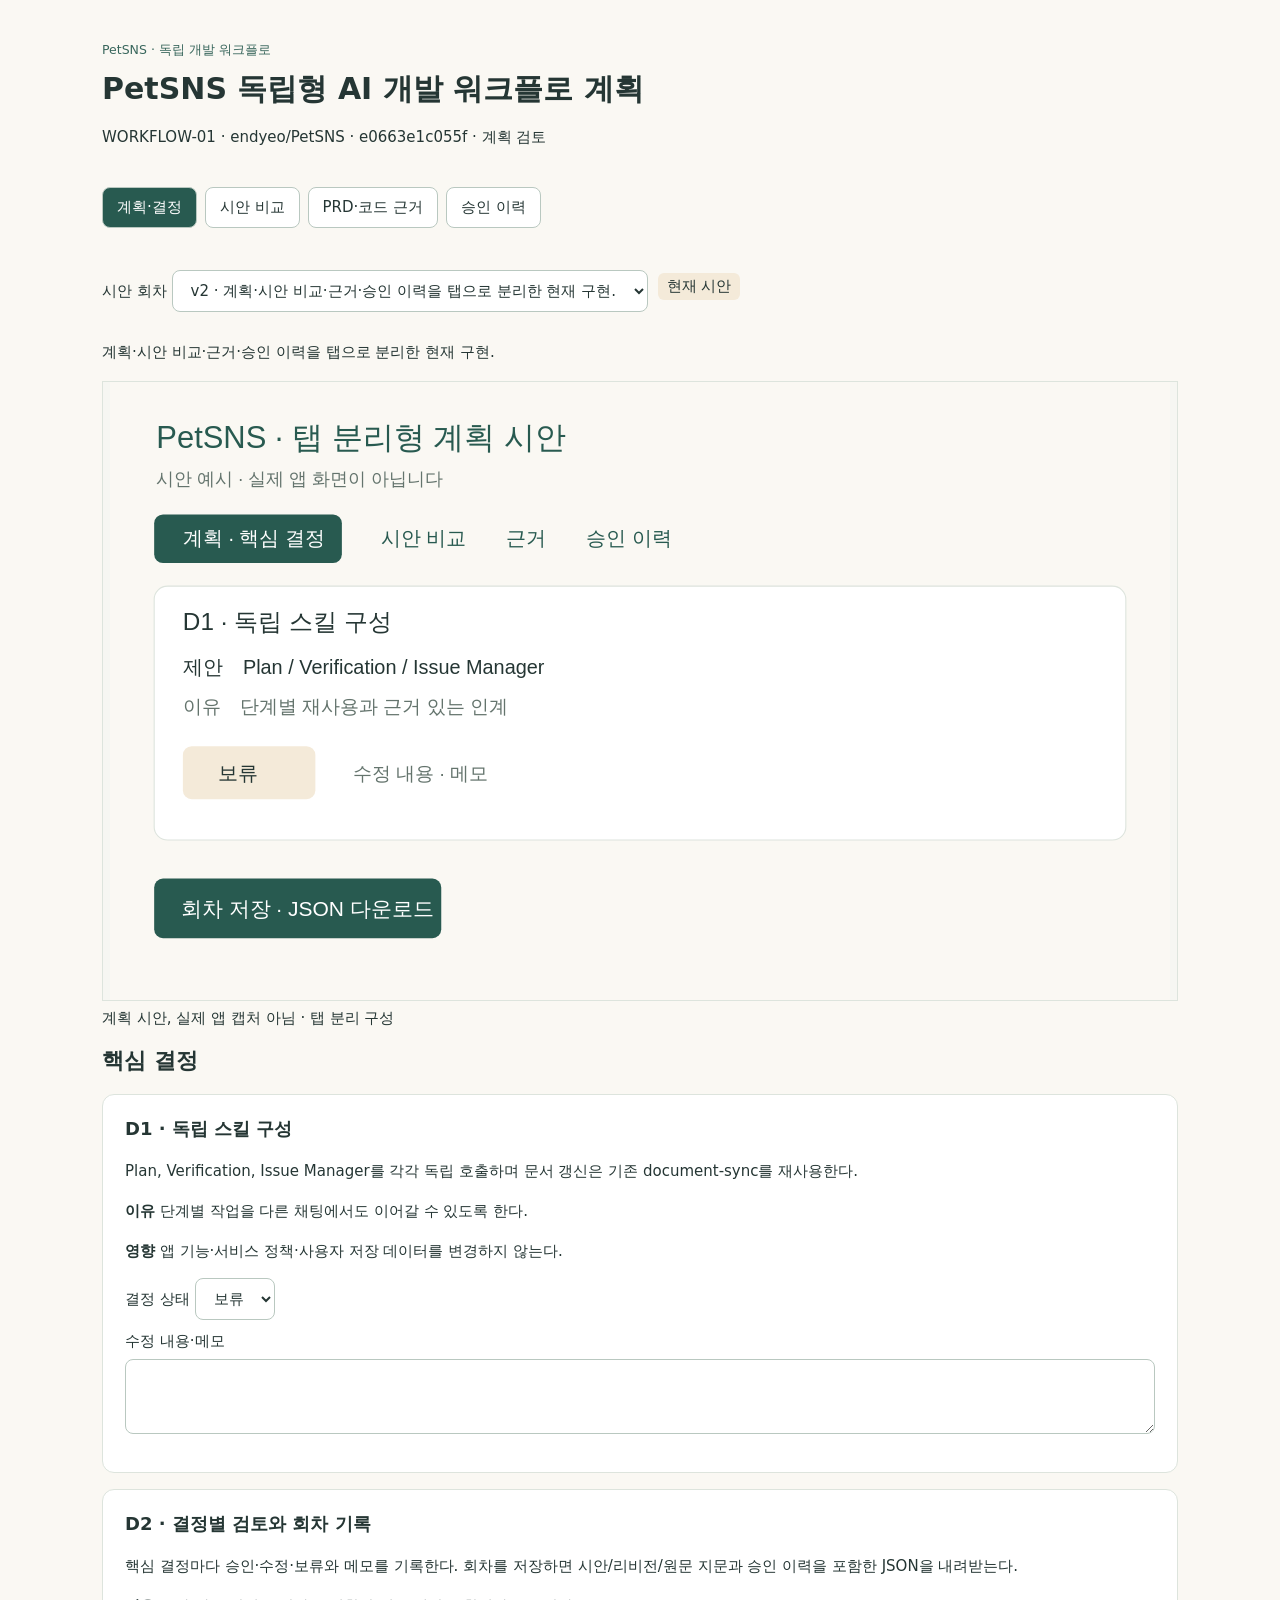
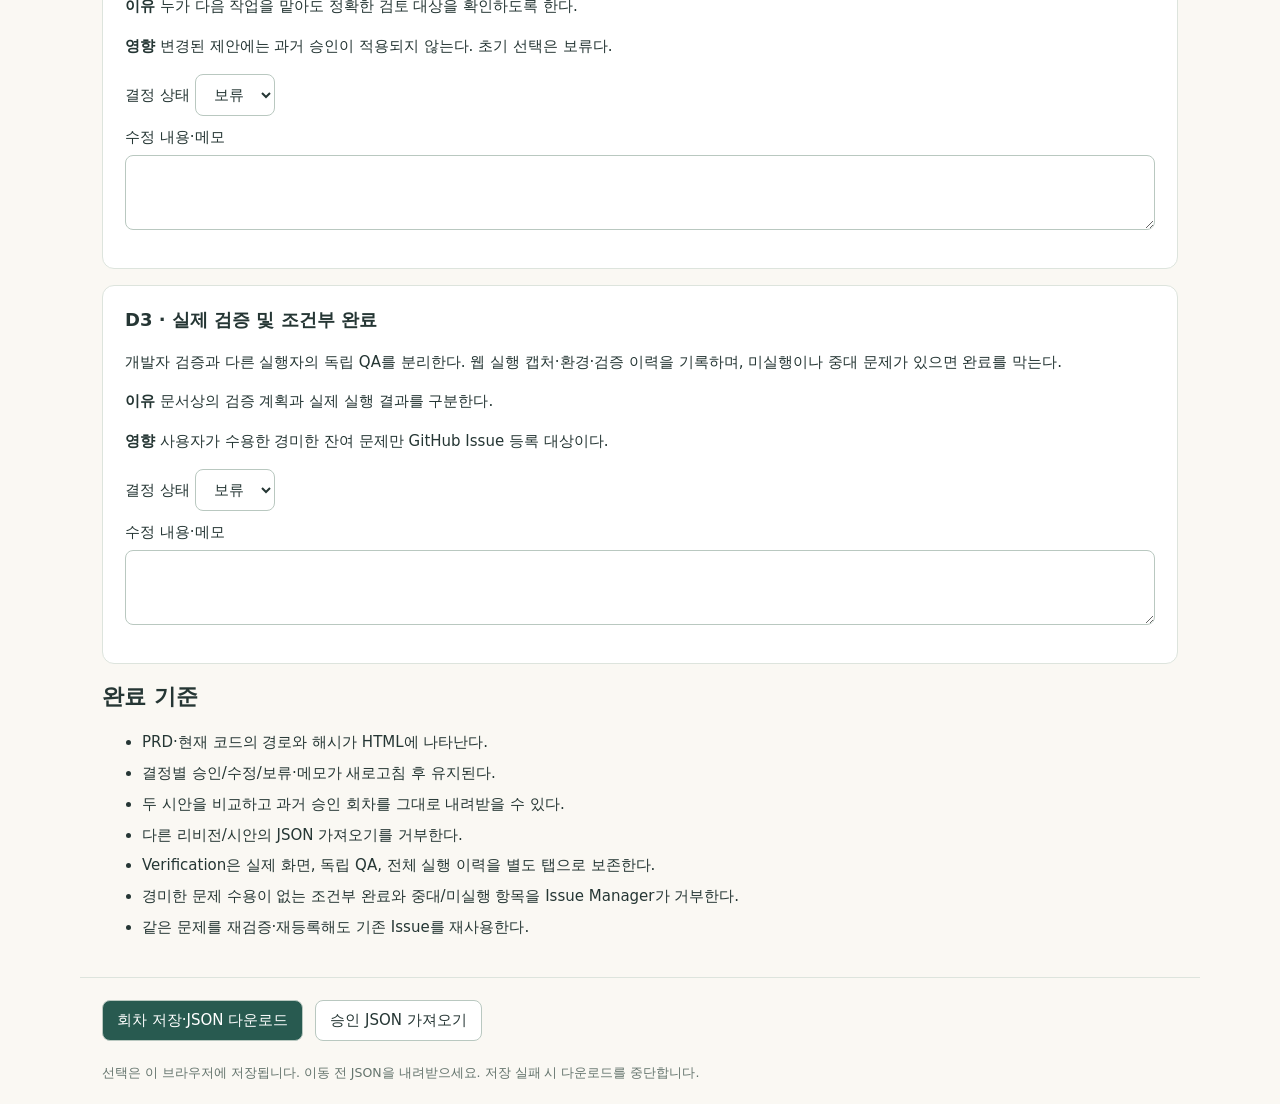
<file: docs/human/task record/WORKFLOW-01/plan.html>
<!doctype html><html lang="ko"><meta charset="utf-8"><meta name="viewport" content="width=device-width,initial-scale=1"><title>PetSNS 작업 검토</title><style>:root{color-scheme:light;font-family:system-ui,"Malgun Gothic",sans-serif;color:#253634;background:#faf8f3;font-size:15px}*{box-sizing:border-box}body{margin:0}header,main,footer,nav{max-width:1120px;margin:auto;padding:22px}header{padding-top:40px}header small{color:#38665c}h1{font-size:30px;margin:10px 0}h2{font-size:22px}h3{font-size:18px;margin-top:0}p{line-height:1.65;white-space:pre-wrap;overflow-wrap:anywhere}nav{display:flex;gap:8px;flex-wrap:wrap;padding-top:0;padding-bottom:8px}button,.button,select{font:inherit;border:1px solid #b9c8c0;background:white;color:#253634;border-radius:8px;padding:10px 14px;cursor:pointer}button[aria-selected=true],#save{background:#285a50;color:white}button:focus-visible,select:focus-visible,textarea:focus-visible,.button:focus-within{outline:3px solid #df8468;outline-offset:2px}.card{background:white;border:1px solid #dde4dd;border-radius:12px;padding:22px;margin-bottom:16px}.muted,small{color:#64746d}.tag{display:inline-block;border-radius:6px;background:#f4ead9;padding:4px 9px;margin:0 8px 8px 0}.blocked,.failed{color:#9a332e}.passed{color:#236452}.not-run{color:#72531e}textarea{width:100%;min-height:75px;font:inherit;border:1px solid #b9c8c0;border-radius:8px;padding:10px;margin-top:8px}.compare{display:grid;grid-template-columns:1fr 1fr;gap:16px}.toolbar{display:flex;align-items:center;gap:10px;flex-wrap:wrap;margin-bottom:16px}figure{margin:16px 0}img{display:block;width:100%;max-height:620px;object-fit:contain;border:1px solid #dde4dd;background:#f6f6f2}figcaption{margin-top:8px}label{display:block;margin:12px 0}input[type=checkbox]{width:18px;height:18px}input[type=file]{width:1px;position:absolute;opacity:0}footer{border-top:1px solid #dde4dd;display:flex;gap:12px;flex-wrap:wrap}footer p,footer small{width:100%;margin:0}footer .button{display:inline-block;margin:0}a{color:#285a50}pre{white-space:pre-wrap;overflow-wrap:anywhere;background:#f5f6f3;padding:14px;border-radius:8px}details{margin:14px 0}li{line-height:1.65;margin:6px 0}@media(max-width:700px){.compare{grid-template-columns:1fr}header,main,footer,nav{padding:16px}h1{font-size:25px}button,.button{min-height:44px}.card{padding:16px}}
</style><body><header><small>PetSNS · 독립 개발 워크플로</small><h1 id="title"></h1><p id="identity"></p></header><nav id="tabs" aria-label="보고서 탭"></nav><main id="content"></main><footer><button id="save">회차 저장·JSON 다운로드</button><label class="button">승인 JSON 가져오기<input id="import" type="file" accept="application/json"></label><p id="message" role="status"></p><small>선택은 이 브라우저에 저장됩니다. 이동 전 JSON을 내려받으세요. 저장 실패 시 다운로드를 중단합니다.</small></footer><script id="report-data" type="application/json">{"schemaVersion":1,"project":"PetSNS","taskId":"WORKFLOW-01","repository":"endyeo/PetSNS","revision":"e0663e1c055fda3c4882f250c764a40e7b1fa7fd","sources":[{"path":"PRD.md","sha256":"a7b83747954b06a9d8ea846f219b32d14682781c43436dc1db9d909d8b8cda16","excerpt":"# PetSNS Feature PRD and Acceptance Criteria\r\n\r\nBasis: repository code, existing test cases, and the service plan, reviewed on October 9, 2026. Supabase implementation and verification records T27/T28 were added on October 10, 2026.\n\r\n## How to use this document\r\n\r\nChoose one linked task PRD and implement or change only that behavior. Each task defines prerequisites, the user flow, rules, the result, and observable acceptance criteria. Dependencies must exist or be supplied as test fixtures; a task is not a separate application.\r\n\r\n**T01–T25 describe the current implementation as a baseline, not newly approved product decisions. T26 is a confirmed planning requirement missing from the code.** Acceptance criteria are checks to perform, not a claim that this review ran or passed tests. Resolve the decisions at the end before changing affected behavior.\n\nT27 records the completed development DB/RLS foundation. T28 connects actual Supabase login, logout, and verified session restoration. T29 connects guardian profile initialization and pet CRUD/Day 0; T30 connects daily journals and restrictive pet deletion. T31 connects private memory photos, Storage and recoverable cleanup; T32 adds private pet profile photos with atomic profile updates. Web hosting is intentionally deferred.\r\n\nCOMMON-UI-01 establishes global navigation styling, Material 3 surface tint removal, and design token consistency across components. HOME-UI-01 improves the home screen day profile header layout, D+ badge placement, and calendar cleanliness.\n\r\nEach linked file is one assignable feature PRD. Shared boundaries and unresolved decisions live here to avoid repeating them in every task. Existing Korean interface labels remain unchanged.\r\n\r\n## Shared boundaries\r\n\r\n- Scope: Flutter web and Android. Builds with Supabase settings, profile/release builds, and web builds on non-loopback hosts use server Auth. Unconfigured local debug builds retain demo authentication. Online pets, Day 0, journals, private memory and profile photos use Supabase; local JSON is preserved without automatic import. Other domains remain local; online membership writes remain pending. SDK Auth sessions use separate storage. Pets, journals and photos are reread on login/restart; real-time synchronization is not implemented. Profile photos are owner-only; future shared profiles require an explicit access policy.\r\n- All tasks except startup and authentication require a signed-in account. Personal profiles, photos, and journals are scoped to their owner; shared posts and room membership have their own rules below.\r\n- Successful stored changes survive reopening on the same storage/origin. A rejected or failed stored change reports an error and restores the previous in-memory data; an overlapping store mutation is rejected. Canceling an unsaved form does not create a record.\r\n- Meetup dates, deadlines, chat closure, and memory “today” use Korean time (KST). The pet birthday picker currently uses device-local today. Day 0 counts calendar days, with the starting date equal to 0.\r\n- Selected profile/memory photos are checked in the picker; chat photos are also checked by the store. The byte limit is `3 * 1024 * 1024` (3,145,728 bytes) per image after reading the selected file. Do not assume these validation layers are identical.\r\n- Completion requires checking the task's successful path, rejected inputs/access where specified, and persistence for changed stored data. Relevant code-change verification follows the `coding-principles` skill; this PRD does not duplicate its workflow.\r\n\r"},{"path":"docs/human/task record/HOME-UI-01/PRD.md","sha256":"abfecb5affd8ae053f604295d20e611e22f5b679b4b7ffbb0f2601c1f9fcdd5b","excerpt":"# PetSNS 홈 화면 반려동물 프로필 UI 개선 (HOME-UI-01)\n\n- **작업 ID**: HOME-UI-01\n- **대상 화면**: H · 홈 · 우리의 하루\n- **변경 요소**: H-02, H-03, H-04, H-05\n- **작업 범위**: UI 레이아웃 및 표시 정보 변경\n\n---\n\n## 1. 작업 목적\n\n주간 달력의 Day 표시를 반려동물 사진으로 옮기고, 추억 기록 버튼 위치 변경과 사진 위에 있는 텍스트(이름, 종, 생일)에서 생일을 제거한다.\n\n---\n\n## 2. 상세 변경 요구사항\n\n### 2.1 H-02 사진·가족 박스\n- 기존 사진 영역과 연결된 흰색 가족 정보 박스 구조를 기준으로 수정.\n- `'가족 1 / 2 마리'` 문구 제거.\n- 제거한 문구 위치에 **H-05**(페이지 인디케이터 도트) 배치.\n- 기존 표시되던 생일 정보는 화면에서 제거.\n- 생일 데이터 자체는 삭제하지 않고 유지.\n\n### 2.2 H-03 고정 추억 기록 버튼 & Day 표시\n- 사진 우측 하단에 `'추억 기록'` 버튼 위치 수정.\n- 선택된 반려동물의 기존 Day 0이 아닌 1 기준(Day 1)을 사용하여 사진 우측 상단에 `D+숫자`(예: `D+30`) 표시.\n- Day 미설정 시 기존 앱의 미설정 처리 정책(`'기준 설정'`) 적용 (임의의 숫자 미표시, 탭 시 설정 창 호출).\n- D+ 배지의 글자 색상은 검정색(`Colors.black`), 배경색은 앱 전체 배경색(`AppColors.canvas`, `#FAF8F3`)과 동일하게 적용.\n- 추억 기록 버튼의 기존 동작(해당 반려동물의 오늘 추억 작성) 유지.\n\n### 2.3 H-04 주간 달력\n- 오늘 날짜 아래 표시되던 작은 `Day 30` 등의 Day 문구 제거.\n- 기존 7일 주간 달력 구조 유지.\n- 날짜 선택 기능 유지.\n- 참여 약속 날짜의 노란색(`AppColors.anniversary`) 강조 표시 유지.\n- 날짜 선택 시 하단 추억 및 약속 미리보기 갱신 기능 유지.\n- 제거된 Day 정보는 H-03(사진 우측 상단)에서 확인 가능.\n\n### 2.4 H-05 사진 제스처 안내\n- 사진 좌우 제스처(스와이프/드래그) 기능 유지.\n- 반려동물 전환 시 이름, 종, D+숫자가 함께 갱신.\n- 기존 가이드의 '사진만 제스처로 이동, 프로필 글·버튼은 고정' 규칙 유지.\n- 제스처 안내 문구(`'좌우로 넘겨 보세요'`) 제거, 페이지 표시(인디케이터 점)는 기존 상태 유지하되 가족 정보 박스로 이동.\n\n---\n\n## 3. 완료 기준 (Acceptance Criteria) 확인\n\n| 항목 | 완료 기준 | 상태 | 검증 근거 |\n|---|---|:---:|---|\n| 1 | H-03 추억 기록 버튼이 사진의 우측 하단에 배치 | ✅ 통과 | 사진 배너 우측 하단 `FilledButton` 배치 확인 |\n| 2 | '가족 1 / 2 마리' 문구가 제거 | ✅ 통과 | 하단 흰색 가족 박스에서 텍스트 제거 확인 |\n| 3 | H-05가 안내 문구 없이 표시 | ✅ 통과 | 안내 문구 없이 페이지 인디케이터 도트만 가족 박스에 표시 확인 |\n| 4 | 생일 정보는 화면에서만 제거 | ✅ 통과 | 배너에서 생일 텍스트 제거, pet 데이터의 birthday 보존 확인 |\n| 5 | 사진 우측 상단에 D+숫자 표시 | ✅ 통과 | 사진 배너 우측 상단에 `D+31`, `D+2` 표시 확인 |\n| 6 | 글자 색상은 검정색 | ✅ 통과 | D+ 배지 텍스트 `Colors.black` 적용 확인 |\n| 7 | 배경색은 앱 전체 배경색과 동일 | ✅ 통과 | D+ 배지 배경 `AppColors.canvas` (`#FAF8F3`) 적용 확인 |\n| 8 | 추억 기록 버튼의 기존 기능 유지 | ✅ 통과 | 버튼 탭 시 해당 반려동물의 추억 작성 모달 정상 호출 |\n| 9 | H-04의 작은 Day 문구 제거 | ✅ 통과 | 주간 달력 날짜 아래 Day 문구 제거 확인 |\n| 10 | 주간 달력의 날짜 선택과 약속 강조 정상 동작 | ✅ 통과 | 날짜 선택 시 미리보기 갱신 및 약속 날짜 노란색 강조 정상 동작 |\n| 11 | 사진 좌우 제스처로 반려동물 변경 | ✅ 통과 | 드래그/스와이프로 모카 ↔ 루나 전환 정상 동작 |\n| 12 | 반려동물 변경 시 이름, 종, D+숫자 갱신 | ✅ 통과 | 모카(골든 리트리버, D+31) ↔ 루나(코리안 쇼트헤어, D+2) 정상 갱신 |\n| 13 | 사진, 버튼, 텍스트가 모바일/웹에서 겹치지 않음 | ✅ 통과 | 모바일(360px), 웹(1024px) 모두 레이아웃 오버랩 없음 확인 |\n| 14 | flutter analyze 및 관련 test 통과 | ✅ 통과 | `analyze_files` 0 errors, 전체 78개 테스트 통과 |\n\n---\n\n## 4. 완료 기준 스크린샷 증적\n"},{"path":"lib/screens/dashboard_tab.dart","sha256":"11a4c0b8554f1505a13fb65a52addf091859a61ef5164568f4f6cf8816dd1d7c","excerpt":"import 'package:flutter/material.dart';\r\nimport '../store.dart';\r\nimport '../design_system.dart';\r\nimport '../widgets/common.dart';\r\nimport 'home_content.dart';\r\nimport 'home_model.dart';\r\nimport '../home_week_calendar.dart';\r\nimport '../pet_profile_carousel.dart';\r\n\r\nclass DashboardTab extends StatelessWidget {\r\n  const DashboardTab({\r\n    super.key,\r\n    required this.model,\r\n    required this.hostContext,\r\n  });\r\n  final HomeModel model;\r\n  final BuildContext hostContext;\r\n  @override\r\n  Widget build(BuildContext context) =>\r\n      _DashboardTabContent(hostContext, model).render();\r\n}\r\n\r\nclass _DashboardTabContent extends HomeContent {\r\n  _DashboardTabContent(super.context, super.model);\r\n  Widget render() => dashboard();\r\n  Future\u003cvoid> recordPetMemory(RecordData pet) async {\r\n    setState(() {\r\n      selectedPetId = pet['id'];\r\n      editingMemories = false;\r\n      memoryDate = DateUtils.dateOnly(korea(s.clock()));\r\n      tab = 1;\r\n    });\r\n    await editMemoryPhoto(initialDate: memoryDate, petId: pet['id']);\r\n  }\r\n\r\n  Widget dashboard() => Align(\r\n    alignment: Alignment.topCenter,\r\n    child: ConstrainedBox(\r\n      constraints: const BoxConstraints(maxWidth: 520),\r\n      child: Column(\r\n        key: const ValueKey('home-dashboard'),\r\n        crossAxisAlignment: CrossAxisAlignment.start,\r\n        children: [\r\n          title('함께라서 더 좋은 하루 🐾', '평범한 오늘이, 소중한 추억이 되는 곳'),\r\n          if (selectedPet == null)\r\n            Container(\r\n              width: double.infinity,\r\n              padding: const EdgeInsets.all(28),\r\n              decoration: BoxDecoration(\r\n                color: AppColors.surface,\r\n                borderRadius: BorderRadius.circular(22),\r\n                border: Border.all(color: AppColors.cardBorder),\r\n              ),\r\n              child: Column(\r\n                children: [\r\n                  const Icon(Icons.pets_outlined, size: 44, color: muted),\r\n                  const SizedBox(height: 12),\r\n                  const Text('우리 가족을 먼저 소개해 주세요.'),\r\n                  const SizedBox(height: 16),\r\n                  FilledButton(\r\n                    onPressed: () => editOwned('pets'),\r\n                    child: const Text('반려동물 등록'),\r\n                  ),\r\n                ],\r\n              ),\r\n            )\r\n          else\r\n            PetProfileCarousel(\r\n              pets: owned('pets'),\r\n              selectedId: selectedPet!['id'],\r"},{"path":"lib/screens/home_model.dart","sha256":"cb17d166e75a19699c1e5c21fbe7b0e0e7502559283259a8ffa581eb7eaf829d","excerpt":"import 'package:flutter/material.dart';\r\nimport '../store.dart';\r\n\r\nclass HomeModel extends ChangeNotifier {\r\n  HomeModel(this.s) {\r\n    memoryDate = DateUtils.dateOnly(korea(s.clock()));\r\n    memoryMonth = DateTime(memoryDate.year, memoryDate.month);\r\n  }\r\n  final PetStore s;\r\n  int tab = 0;\r\n  String filter = '전체';\r\n  bool editingMemories = false;\r\n  bool showMeetingMap = false;\r\n  String meetingCategory = '전체';\r\n  int chatSection = 0;\r\n  String? selectedPetId;\r\n  late DateTime memoryDate;\r\n  DateTime? homeDate;\r\n  late DateTime memoryMonth;\r\n\r\n  void update(VoidCallback action) {\r\n    action();\r\n    notifyListeners();\r\n  }\r\n\r\n  List\u003cRecordData> owned(String key) =>\r\n      s.rows(key).where((r) => r['owner'] == s.user).toList();\r\n  RecordData? get selectedPet {\r\n    final pets = owned('pets');\r\n    final selected = pets.where((pet) => pet['id'] == selectedPetId);\r\n    return selected.isNotEmpty\r\n        ? selected.first\r\n        : pets.isEmpty\r\n        ? null\r\n        : pets.first;\r\n  }\r\n\r\n  List\u003cRecordData> get selectedPetMemories => owned(\r\n    'memories',\r\n  ).where((photo) => photo['petId'] == selectedPet?['id']).toList();\r\n  DateTime? get selectedOrigin => s.memoryOriginFor(selectedPet?['id']);\r\n  DateTime? get selectedFirstPhoto => s.firstPhotoDateFor(selectedPet?['id']);\r\n  void selectPet(String id) => update(() {\r\n    selectedPetId = id;\r\n    editingMemories = false;\r\n    memoryDate = DateUtils.dateOnly(korea(s.clock()));\r\n  });\r\n}\r\n"},{"path":".agents/skills/document-sync/SKILL.md","sha256":"7239936f942f03567d50b5356e4cb3c5d062230e7cf60ab2ad362e5854ffe4c9","excerpt":"---\nname: document-sync\ndescription: Keep PetSNS documentation aligned with verified code changes.\n---\n\n# Documentation Sync\n\nRun after a task is implemented and verified.\n\n## Rules\n\n1. Inspect changed files and actual test results.\n2. Update documentation only when behavior, architecture,\n   constraints, status, or verification changes.\n3. Do not create new documents by default.\n4. Preserve important technical decisions and test evidence.\n5. Do not claim completion without verification.\n6. Do not modify unrelated documentation.\n\n## Document Ownership\n\n- README.md:\n  Technical setup and concise current implementation status.\n\n- docs/human/README.md:\n  Korean summary of current features, pending work,\n  and important changes understandable to non-developers.\n\n- PRD.md:\n  Feature task index, shared requirements, and task status.\n\n- docs/prd/:\n  Detailed requirements, technical decisions,\n  boundaries, and verification evidence.\n\n- docs/human/ui-guide.html:\n  Update only when UI structure or element identifiers change.\n\n- docs/human/task record/:\n  Preserve completed UI task evidence.\n  Do not create a new task record unless required.\n\n## Completion Report\n\nIn Korean, briefly state:\n- What changed.\n- What was verified.\n- Which documents were updated, or why none were needed.\n"}],"kind":"plan","title":"PetSNS 독립형 AI 개발 워크플로 계획","versions":[{"id":"v1","summary":"단일 문서형 검토 시안. 비교를 위한 초기 제안으로 보존.","mockups":[{"title":"단일 문서 구성","path":"draft-v1.svg"}],"decisions":[{"id":"D1","title":"독립 스킬 구성","proposal":"Plan, Verification, Issue Manager를 각각 독립 호출하며 문서 갱신은 기존 document-sync를 재사용한다.","reason":"단계별 작업을 다른 채팅에서도 이어갈 수 있도록 한다.","impact":"앱 기능·서비스 정책·사용자 저장 데이터를 변경하지 않는다.","requiresExplicitApproval":false,"proposalHash":"e60ebf87967d99bfa17c8ee626ee51172ae3011f89fd1e5e667f84f287f1512f"},{"id":"D2","title":"결정별 검토와 회차 기록","proposal":"결정과 시안·승인 이력을 한 페이지의 세로 문서에서 검토한다.","reason":"누가 다음 작업을 맡아도 정확한 검토 대상을 확인하도록 한다.","impact":"변경된 제안에는 과거 승인이 적용되지 않는다. 초기 선택은 보류다.","requiresExplicitApproval":false,"proposalHash":"393bbe68ac8ce399a8ff1e10a98cbaa8cba6ee205e306b5fd1b6263206a967ef"},{"id":"D3","title":"실제 검증 및 조건부 완료","proposal":"개발자 검증과 다른 실행자의 독립 QA를 분리한다. 웹 실행 캡처·환경·검증 이력을 기록하며, 미실행이나 중대 문제가 있으면 완료를 막는다.","reason":"문서상의 검증 계획과 실제 실행 결과를 구분한다.","impact":"사용자가 수용한 경미한 잔여 문제만 GitHub Issue 등록 대상이다.","requiresExplicitApproval":false,"proposalHash":"49fe789cd6f4dc7c48c525fdc023d3c1fb43d39f886397fda551f0c21912d541"}],"acceptance":["PRD·현재 코드의 경로와 해시가 HTML에 나타난다.","결정별 승인/수정/보류·메모가 새로고침 후 유지된다.","두 시안을 비교하고 과거 승인 회차를 그대로 내려받을 수 있다.","다른 리비전/시안의 JSON 가져오기를 거부한다.","Verification은 실제 화면, 독립 QA, 전체 실행 이력을 별도 탭으로 보존한다.","경미한 문제 수용이 없는 조건부 완료와 중대/미실행 항목을 Issue Manager가 거부한다.","같은 문제를 재검증·재등록해도 기존 Issue를 재사용한다."],"versionHash":"871756d0788976ebba8d6383579faf30ca941e27980b62fcbb08a5aef463a3b7"},{"id":"v2","summary":"계획·시안 비교·근거·승인 이력을 탭으로 분리한 현재 구현.","mockups":[{"title":"탭 분리 구성","path":"draft-v2.svg"}],"decisions":[{"id":"D1","title":"독립 스킬 구성","proposal":"Plan, Verification, Issue Manager를 각각 독립 호출하며 문서 갱신은 기존 document-sync를 재사용한다.","reason":"단계별 작업을 다른 채팅에서도 이어갈 수 있도록 한다.","impact":"앱 기능·서비스 정책·사용자 저장 데이터를 변경하지 않는다.","requiresExplicitApproval":false,"proposalHash":"e60ebf87967d99bfa17c8ee626ee51172ae3011f89fd1e5e667f84f287f1512f"},{"id":"D2","title":"결정별 검토와 회차 기록","proposal":"핵심 결정마다 승인·수정·보류와 메모를 기록한다. 회차를 저장하면 시안/리비전/원문 지문과 승인 이력을 포함한 JSON을 내려받는다.","reason":"누가 다음 작업을 맡아도 정확한 검토 대상을 확인하도록 한다.","impact":"변경된 제안에는 과거 승인이 적용되지 않는다. 초기 선택은 보류다.","requiresExplicitApproval":false,"proposalHash":"7a0fbd572f9f64a5eb9cbcd32e310e1c52e9056bc253732263fd2667ba1e784b"},{"id":"D3","title":"실제 검증 및 조건부 완료","proposal":"개발자 검증과 다른 실행자의 독립 QA를 분리한다. 웹 실행 캡처·환경·검증 이력을 기록하며, 미실행이나 중대 문제가 있으면 완료를 막는다.","reason":"문서상의 검증 계획과 실제 실행 결과를 구분한다.","impact":"사용자가 수용한 경미한 잔여 문제만 GitHub Issue 등록 대상이다.","requiresExplicitApproval":false,"proposalHash":"49fe789cd6f4dc7c48c525fdc023d3c1fb43d39f886397fda551f0c21912d541"}],"acceptance":["PRD·현재 코드의 경로와 해시가 HTML에 나타난다.","결정별 승인/수정/보류·메모가 새로고침 후 유지된다.","두 시안을 비교하고 과거 승인 회차를 그대로 내려받을 수 있다.","다른 리비전/시안의 JSON 가져오기를 거부한다.","Verification은 실제 화면, 독립 QA, 전체 실행 이력을 별도 탭으로 보존한다.","경미한 문제 수용이 없는 조건부 완료와 중대/미실행 항목을 Issue Manager가 거부한다.","같은 문제를 재검증·재등록해도 기존 Issue를 재사용한다."],"versionHash":"f11bff8c972a0de3866601fe7d650ed98b713676384d156e54e31d838a82642a"}],"reportHash":"7a995436569e1605b1f59051eeccec36b0e668d6a7bec20a6392b257a2553f02"}</script><script type="module">const choices = ['approved', 'revise', 'hold'];
function assert(condition, message) { if (!condition) throw new Error(message); }
function nonempty(value) { return typeof value === 'string' && value.trim().length > 0; }
function unique(items, label) {
  assert(Array.isArray(items) && items.length > 0, `${label}: empty`);
  assert(items.every(x => nonempty(x.id) && !['__proto__','constructor','prototype'].includes(x.id)) && new Set(items.map(x => x.id)).size === items.length, `${label}: duplicate/missing/reserved id`);
}
function safePath(value) {
  return nonempty(value) && (/^https:\/\//i.test(value) || (!/^[a-z]+:|^[/\\]|(?:^|[/\\])\.\.(?:[/\\]|$)/i.test(value) && !/[<>]/.test(value)));
}
function validateReport(d) {
  assert(d.schemaVersion === 1 && ['plan', 'verification'].includes(d.kind), 'Unsupported report');
  for (const key of ['project', 'taskId', 'title']) assert(nonempty(d[key]), `Missing ${key}`);
  assert(/^[\w.-]+\/[\w.-]+$/.test(d.repository), 'Invalid repository');
  assert(/^[a-f\d]{40}$/i.test(d.revision), 'Expected exact Git revision');
  assert(Array.isArray(d.sources) && d.sources.length > 0, 'Missing source evidence');
  for (const s of d.sources) assert(nonempty(s.path) && /^[a-f\d]{64}$/i.test(s.sha256) && nonempty(s.excerpt), 'Invalid source evidence');
  if (d.kind === 'plan') {
    unique(d.versions, 'versions');
    for (const v of d.versions) {
      assert(nonempty(v.summary), 'Missing version summary');
      unique(v.decisions, 'decisions');
      for (const c of v.decisions) {
        for (const k of ['title', 'proposal', 'reason', 'impact']) assert(nonempty(c[k]), `Missing decision ${k}`);
        assert(typeof c.requiresExplicitApproval === 'boolean', 'Missing approval boundary');
      }
      assert(Array.isArray(v.acceptance) && v.acceptance.length > 0 && v.acceptance.every(nonempty), 'Missing acceptance criteria');
      assert(Array.isArray(v.mockups) && v.mockups.every(x => nonempty(x.title) && safePath(x.path)), 'Unsafe draft path');
    }
  } else {
    unique(d.runs, 'runs');
    for (const r of d.runs) {
      assert(['developer', 'independent-qa'].includes(r.role) && nonempty(r.actor), 'Invalid run actor/role');
      assert(/^[a-f\d]{40}$/i.test(r.revision) && Number.isFinite(Date.parse(r.executedAt)), 'Invalid run revision/time');
      assert(r.environment && /^https?:\/\//.test(r.environment.url) && nonempty(r.environment.viewport) && nonempty(r.environment.build), 'Missing runtime environment');
      unique(r.checks, 'checks');
      assert(Array.isArray(r.issues), 'Missing issues');
      if (r.issues.length) unique(r.issues, 'issues');
      for (const i of r.issues) {
        assert(['minor', 'major', 'critical'].includes(i.severity), 'Invalid severity');
        for (const k of ['title', 'location', 'actual', 'expected']) assert(nonempty(i[k]), `Missing issue ${k}`);
        assert(Array.isArray(i.steps) && i.steps.length && i.steps.every(nonempty), 'Missing reproduction');
      }
      for (const c of r.checks) {
        assert(nonempty(c.title) && nonempty(c.observed) && ['passed', 'failed', 'not-run'].includes(c.result), 'Invalid check');
        assert(Array.isArray(c.evidence) && Array.isArray(c.issueIds), 'Missing check evidence/issue mapping');
        assert(c.result === 'not-run' || c.evidence.length > 0, 'Executed check needs evidence');
        for (const e of c.evidence) {
          assert(['screenshot', 'command', 'source'].includes(e.kind), 'Invalid evidence kind');
          if (e.kind === 'command') assert(nonempty(e.command), 'Missing executed command');
          else assert(safePath(e.path), 'Unsafe evidence path');
          if (e.kind === 'screenshot') assert(Number.isFinite(Date.parse(e.capturedAt)), 'Missing capture time');
        }
        assert(c.issueIds.every(id => r.issues.some(i => i.id === id)), 'Unknown linked issue');
      }
    }
    const current = currentRuns(d);
    const seen = new Map();
    for (const r of current) for (const i of r.issues) {
      assert(!seen.has(i.id) || JSON.stringify(seen.get(i.id)) === JSON.stringify(i), 'Conflicting issue ID');
      seen.set(i.id, i);
    }
  }
  return d;
}
function currentRuns(d) {
  return ['developer', 'independent-qa'].map(role => d.runs.filter(r => r.role === role && r.revision === d.revision).at(-1)).filter(Boolean);
}
function readiness(d) {
  const runs = currentRuns(d), issues = [...new Map(runs.flatMap(r => r.issues).map(i => [i.id, i])).values()];
  const reasons = [];
  if (runs.length !== 2) reasons.push('현재 리비전의 개발자 검증과 독립 QA가 모두 필요합니다.');
  if (runs.length === 2 && (runs[0].actor === runs[1].actor || runs[0].environment.build !== runs[1].environment.build)) reasons.push('독립 실행자와 동일 빌드가 필요합니다.');
  for (const r of runs) {
    if (!r.checks.some(c => c.result !== 'not-run' && c.evidence.some(e => e.kind === 'screenshot'))) reasons.push(`${r.id}: 실제 화면 스크린샷이 없습니다.`);
    for (const c of r.checks) {
      if (c.result === 'not-run') reasons.push(`${r.id}/${c.id}: 미실행`);
      if (c.result !== 'not-run' && !c.evidence.some(e => ['screenshot', 'command'].includes(e.kind))) reasons.push(`${r.id}/${c.id}: 실행 증거 없음`);
      if (c.result === 'failed' && (!c.issueIds.length || c.issueIds.some(id => r.issues.find(i => i.id === id).severity !== 'minor'))) reasons.push(`${r.id}/${c.id}: 차단 실패`);
    }
  }
  if (issues.some(i => i.severity !== 'minor')) reasons.push('중대 문제가 남아 있습니다.');
  return {status: reasons.length ? 'blocked' : issues.length ? 'conditional-complete' : 'complete', reasons, issues, runIds: runs.map(r => r.id)};
}
function validateRound(d, r) {
  assert(r && r.schemaVersion === 1 && r.kind === `${d.kind}-review`, 'Wrong review kind');
  for (const k of ['project', 'taskId', 'repository', 'revision', 'reportHash']) assert(r[k] === d[k], `Stale/wrong ${k}`);
  assert(Number.isInteger(r.round) && r.round > 0 && Number.isFinite(Date.parse(r.reviewedAt)), 'Invalid review round');
  if (d.kind === 'plan') {
    const v = d.versions.find(v => v.id === r.versionId);
    assert(v && r.versionHash === v.versionHash, 'Wrong version fingerprint');
    assert(Array.isArray(r.decisions) && r.decisions.length === v.decisions.length && new Set(r.decisions.map(c => c.id)).size === v.decisions.length, 'Wrong decision set');
    for (const c of r.decisions) assert(v.decisions.some(x => x.id === c.id && x.proposalHash === c.proposalHash) && choices.includes(c.status) && typeof c.note === 'string', 'Invalid decision review');
  } else {
    const ready = readiness(d);
    assert(JSON.stringify(r.runIds) === JSON.stringify(ready.runIds), 'Stale QA runs');
    assert(['approved', 'conditional-complete', 'revise', 'hold'].includes(r.verdict), 'Invalid verdict');
    assert(r.computedStatus === ready.status && typeof r.note === 'string', 'Wrong verification result');
    assert(Array.isArray(r.acceptedIssueIds) && new Set(r.acceptedIssueIds).size === r.acceptedIssueIds.length && r.acceptedIssueIds.every(id => ready.issues.some(i => i.id === id && i.severity === 'minor')), 'Invalid issue acceptance');
    if (r.verdict === 'approved') assert(ready.status === 'complete', 'Cannot approve incomplete verification');
    if (r.verdict === 'conditional-complete') assert(ready.status === 'conditional-complete' && ready.issues.every(i => r.acceptedIssueIds.includes(i.id)), 'Every minor issue needs explicit acceptance');
  }
  return r;
}
function validateReview(d, review) {
  validateRound(d, review);
  assert(Array.isArray(review.history) && review.history.length === review.round, 'Missing round history');
  review.history.forEach((r, i) => { assert(r.round === i + 1, 'Non-sequential history'); validateRound(d, r); });
  const {history, ...latest} = review;
  assert(JSON.stringify(latest) === JSON.stringify(review.history.at(-1)), 'Review/history mismatch');
  return review;
}

const report = JSON.parse(document.getElementById('report-data').textContent);
const key = `petsns.workflow.v1:${report.repository}:${report.taskId}:${report.kind}:${report.reportHash}`;
let state = {drafts: {}, history: []}, storageError = false;
const root = document.getElementById('content'), message = document.getElementById('message');
const esc = value => String(value ?? '').replace(/[&<>"']/g, c => ({'&':'&amp;','<':'&lt;','>':'&gt;','"':'&quot;',"'":'&#39;'}[c]));
const msg = text => { message.textContent = text; };
const latestVersion = report.versions?.at(-1);
let selected = latestVersion?.id, active = report.kind === 'plan' ? 'plan' : 'developer';
function persist() {
  try { localStorage.setItem(key, JSON.stringify(state)); storageError = false; return true; }
  catch { storageError = true; msg('브라우저 저장 실패. 선택을 보존할 수 없습니다. 저장 공간·권한을 복구한 뒤 다시 저장하세요.'); return false; }
}
try {
  const saved = JSON.parse(localStorage.getItem(key) || 'null');
  if (saved) {
    if (saved.history?.length) validateReview(report, {...saved.history.at(-1), history: saved.history});
    assert(saved.drafts && typeof saved.drafts === 'object', 'Invalid drafts');
    state = saved;
  }
} catch { storageError = true; msg('저장된 데이터가 유효하지 않거나 접근이 차단되었습니다. 확인된 JSON을 가져오거나 저장을 다시 시도하세요.'); }
document.getElementById('title').textContent = report.title;
document.getElementById('identity').textContent = `${report.taskId} · ${report.repository} · ${report.revision.slice(0, 12)} · ${report.kind === 'plan' ? '계획 검토' : '실제 검증'}`;
const tabs = report.kind === 'plan' ? [['plan','계획·결정'],['compare','시안 비교'],['sources','PRD·코드 근거'],['history','승인 이력']] : [['developer','개발자 검증'],['qa','독립 QA'],['screens','실제 화면'],['review','결과 검토'],['history','QA·승인 이력'],['sources','PRD·코드 근거']];
document.getElementById('tabs').innerHTML = tabs.map(([id,title]) => `<button role="tab" id="tab-${id}" data-tab="${id}">${title}</button>`).join('');
document.getElementById('tabs').addEventListener('click', event => { if (event.target.dataset.tab) { active = event.target.dataset.tab; draw(); } });
function draft(v) {
  if (!state.drafts[v.id]) state.drafts[v.id] = Object.fromEntries(v.decisions.map(d => [d.id,{status:'hold',note:''}]));
  return state.drafts[v.id];
}
function figures(mockups, label) {
  return mockups.map(m => `<figure><img loading="lazy" src="${esc(m.path)}" alt="${esc(m.title)}"><figcaption>${esc(label)} · ${esc(m.title)}</figcaption></figure>`).join('') || '<p class="muted">이미지 시안 없음. 아래 결정 비교를 확인하세요.</p>';
}
function versionBody(v, editable) {
  const entries = draft(v);
  return `<p>${esc(v.summary)}</p>${figures(v.mockups, '계획 시안, 실제 앱 캡처 아님')}<h2>핵심 결정</h2>` + v.decisions.map(d => `<article class="card"><h3>${esc(d.id)} · ${esc(d.title)}</h3>${d.requiresExplicitApproval ? '<span class="tag">명시적 승인 필요</span>' : ''}<p>${esc(d.proposal)}</p><p><b>이유</b> ${esc(d.reason)}</p><p><b>영향</b> ${esc(d.impact)}</p>${editable ? `<label>결정 상태 <select data-decision="${esc(d.id)}">${[['approved','승인'],['revise','수정'],['hold','보류']].map(([id,label])=>`<option value="${id}" ${entries[d.id]?.status===id?'selected':''}>${label}</option>`).join('')}</select></label><label>수정 내용·메모<textarea data-note="${esc(d.id)}">${esc(entries[d.id]?.note || '')}</textarea></label>` : ''}</article>`).join('') + `<h2>완료 기준</h2><ul>${v.acceptance.map(x=>`<li>${esc(x)}</li>`).join('')}</ul>`;
}
function options(value) { return report.versions.map(v=>`<option value="${esc(v.id)}" ${v.id===value?'selected':''}>${esc(v.id)} · ${esc(v.summary)}</option>`).join(''); }
function runBody(r) {
  return `<article class="card"><h2>${esc(r.id)} · ${r.role === 'independent-qa' ? '독립 QA' : '개발자 검증'}</h2><p>${esc(r.actor)} · ${esc(r.executedAt)}<br>${esc(r.environment.url)} · ${esc(r.environment.viewport)}<br>빌드 ${esc(r.environment.build)} · ${esc(r.revision)}</p>${r.checks.map(c=>`<article class="card"><h3 class="${c.result}">${esc(c.title)} · ${{passed:'통과',failed:'실패','not-run':'미실행'}[c.result]}</h3><p>${esc(c.observed)}</p>${c.evidence.map(e=>e.kind==='screenshot'?figures([{title:`${c.title} · ${e.capturedAt}`,path:e.path}],'실제 화면 증거'): `<pre>${esc(e.command || e.path)}</pre>`).join('')}${c.issueIds.length?`<p>연결 문제: ${c.issueIds.map(esc).join(', ')}</p>`:''}</article>`).join('')}${r.issues.map(i=>`<p class="${i.severity==='minor'?'muted':'blocked'}">${esc(i.id)} · ${esc(i.severity)} · ${esc(i.title)}<br>관찰: ${esc(i.actual)}<br>기대: ${esc(i.expected)}</p>`).join('')}</article>`;
}
function draw() {
  tabs.forEach(([id])=>document.getElementById(`tab-${id}`).setAttribute('aria-selected', String(id===active)));
  if (active === 'plan') {
    const v = report.versions.find(v=>v.id===selected);
    root.innerHTML = `<div class="toolbar"><label>시안 회차 <select id="version">${options(selected)}</select></label><span class="tag">${v===latestVersion?'현재 시안':'과거 시안, 현재 구현 승인에 사용하지 않음'}</span></div>${versionBody(v,true)}`;
    document.getElementById('version').onchange = e => { selected=e.target.value; draw(); };
    root.querySelectorAll('[data-decision]').forEach(el=>el.onchange=()=>{draft(v)[el.dataset.decision].status=el.value;persist();});
    root.querySelectorAll('[data-note]').forEach(el=>el.oninput=()=>{draft(v)[el.dataset.note].note=el.value;persist();});
  } else if (active === 'compare') {
    root.innerHTML = `<div class="compare">${[0,1].map((_,i)=>`<section><label>${i?'새 시안':'이전 시안'} <select id="compare-${i}">${options(i?latestVersion.id:report.versions[0].id)}</select></label><div id="version-${i}"></div></section>`).join('')}</div>`;
    const update = i => { const v=report.versions.find(v=>v.id===document.getElementById(`compare-${i}`).value); document.getElementById(`version-${i}`).innerHTML=versionBody(v,false); };
    for (let i=0;i<2;i++){update(i);document.getElementById(`compare-${i}`).onchange=()=>update(i);}
  } else if (active === 'sources') {
    root.innerHTML='<h2>실제 읽은 PRD·코드</h2>'+report.sources.map(s=>`<article class="card"><h3>${esc(s.path)}</h3><small>SHA-256 ${esc(s.sha256)}</small><pre>${esc(s.excerpt)}</pre></article>`).join('');
  } else if (['developer','qa'].includes(active)) {
    const role=active==='qa'?'independent-qa':'developer', r=currentRuns(report).find(r=>r.role===role);
    root.innerHTML=r?runBody(r):'<article class="card blocked">현재 리비전의 실행 기록이 없습니다. 미검증입니다.</article>';
  } else if (active === 'screens') {
    root.innerHTML='<h2>실제 웹 화면</h2>'+currentRuns(report).map(r=>`<h3>${esc(r.id)} · ${esc(r.actor)}</h3>`+r.checks.flatMap(c=>c.evidence.filter(e=>e.kind==='screenshot').map(e=>({title:`${c.title} · ${e.capturedAt}`,path:e.path}))).map(m=>figures([m],'실행 캡처')).join('')).join('');
  } else if (active === 'review') {
    const ready=readiness(report), review=state.drafts.verification||{verdict:'hold',note:'',acceptedIssueIds:[]};
    state.drafts.verification=review;
    root.innerHTML=`<article class="card"><h2 class="${ready.status==='blocked'?'blocked':'passed'}">검증 결과: ${{blocked:'완료 차단',complete:'완료 가능','conditional-complete':'조건부 완료 가능'}[ready.status]}</h2>${ready.reasons.map(x=>`<p>${esc(x)}</p>`).join('')}<label>최종 결정 <select id="verdict">${[['approved','승인'],['conditional-complete','조건부 완료'],['revise','수정'],['hold','보류']].map(([id,label])=>`<option value="${id}" ${review.verdict===id?'selected':''} ${((id==='approved'&&ready.status!=='complete')||(id==='conditional-complete'&&ready.status!=='conditional-complete'))?'disabled':''}>${label}</option>`).join('')}</select></label><label>메모<textarea id="review-note">${esc(review.note)}</textarea></label>${ready.issues.map(i=>`<label><input data-issue="${esc(i.id)}" type="checkbox" ${review.acceptedIssueIds.includes(i.id)?'checked':''} ${i.severity!=='minor'?'disabled':''}> 경미한 문제 수용: ${esc(i.title)} (${esc(i.id)}, ${esc(i.severity)})</label>`).join('')}</article>`;
    document.getElementById('verdict').onchange=e=>{review.verdict=e.target.value;persist();};
    document.getElementById('review-note').oninput=e=>{review.note=e.target.value;persist();};
    root.querySelectorAll('[data-issue]').forEach(el=>el.onchange=()=>{review.acceptedIssueIds=[...root.querySelectorAll('[data-issue]:checked')].map(x=>x.dataset.issue);persist();});
  } else if (active === 'history') {
    root.innerHTML='<h2>승인 회차 이력</h2>'+(!state.history.length?'<p>저장된 승인 회차 없음</p>':state.history.map(r=>`<article class="card"><h3>회차 ${r.round} · ${esc(r.reviewedAt)}</h3><p>${esc(r.versionId || r.verdict)}</p><pre>${esc(JSON.stringify(r.decisions || {verdict:r.verdict,acceptedIssueIds:r.acceptedIssueIds},null,2))}</pre><button data-download="${r.round}">이 회차 JSON 다운로드</button></article>`).join(''));
    if(report.kind==='verification') root.innerHTML+='<h2>모든 QA·개발자 실행 이력</h2>'+report.runs.map(runBody).join('');
    root.querySelectorAll('[data-download]').forEach(el=>el.onclick=()=>downloadRound(Number(el.dataset.download)));
  }
}
function envelope() {
  const common={schemaVersion:1,kind:`${report.kind}-review`,project:report.project,taskId:report.taskId,repository:report.repository,revision:report.revision,reportHash:report.reportHash,round:state.history.length+1,reviewedAt:new Date().toISOString()};
  if(report.kind==='plan') {
    const v=report.versions.find(v=>v.id===selected);
    return {...common,versionId:v.id,versionHash:v.versionHash,decisions:v.decisions.map(c=>({id:c.id,proposalHash:c.proposalHash,...draft(v)[c.id]}))};
  }
  const ready=readiness(report), r=state.drafts.verification||{verdict:'hold',note:'',acceptedIssueIds:[]};
  return {...common,runIds:ready.runIds,computedStatus:ready.status,...r};
}
function downloadRound(round) {
  if(storageError && !persist()) return;
  const entry=state.history[round-1], data={...entry,history:state.history.slice(0,round)};
  validateReview(report,data);
  const url=URL.createObjectURL(new Blob([JSON.stringify(data,null,2)],{type:'application/json'})), a=document.createElement('a');
  a.href=url;a.download=`${report.taskId}-${report.kind}-round-${round}.json`;a.click();setTimeout(()=>URL.revokeObjectURL(url),1000);
  msg(`회차 ${round} JSON을 다운로드했습니다.`);
}
document.getElementById('save').onclick=()=>{
  try {
    const entry=envelope();validateRound(report,entry);
    const previous=state.history; state.history=[...previous,entry];
    if(!persist()){state.history=previous;return;}
    downloadRound(entry.round);if(active==='history')draw();
  } catch(e){msg(`저장 불가: ${e.message}`);}
};
document.getElementById('import').onchange=async event=>{
  const file=event.target.files[0];if(!file)return;
  try {
    const data=JSON.parse(await file.text());validateReview(report,data);
    assert(data.round>=state.history.length,'이전 JSON으로 현재 이력을 덮어쓸 수 없습니다.');
    state.history.forEach((r,i)=>assert(JSON.stringify(r)===JSON.stringify(data.history[i]),'기존 승인 이력과 충돌합니다.'));
    const next={drafts:structuredClone(state.drafts),history:data.history};
    for(const r of data.history) {
      if(report.kind==='plan')next.drafts[r.versionId]=Object.fromEntries(r.decisions.map(c=>[c.id,{status:c.status,note:c.note}]));
      else next.drafts.verification={verdict:r.verdict,note:r.note,acceptedIssueIds:r.acceptedIssueIds};
    }
    const previous=state;state=next;
    if(!persist()){state=previous;return;}
    if(report.kind==='plan')selected=data.versionId;
    draw();msg(`회차 ${data.round}까지 가져왔습니다.`);
  }catch(e){msg(`가져오기 거부: ${e.message}`);}
  event.target.value='';
};
draw();
</script></body></html>
</file>
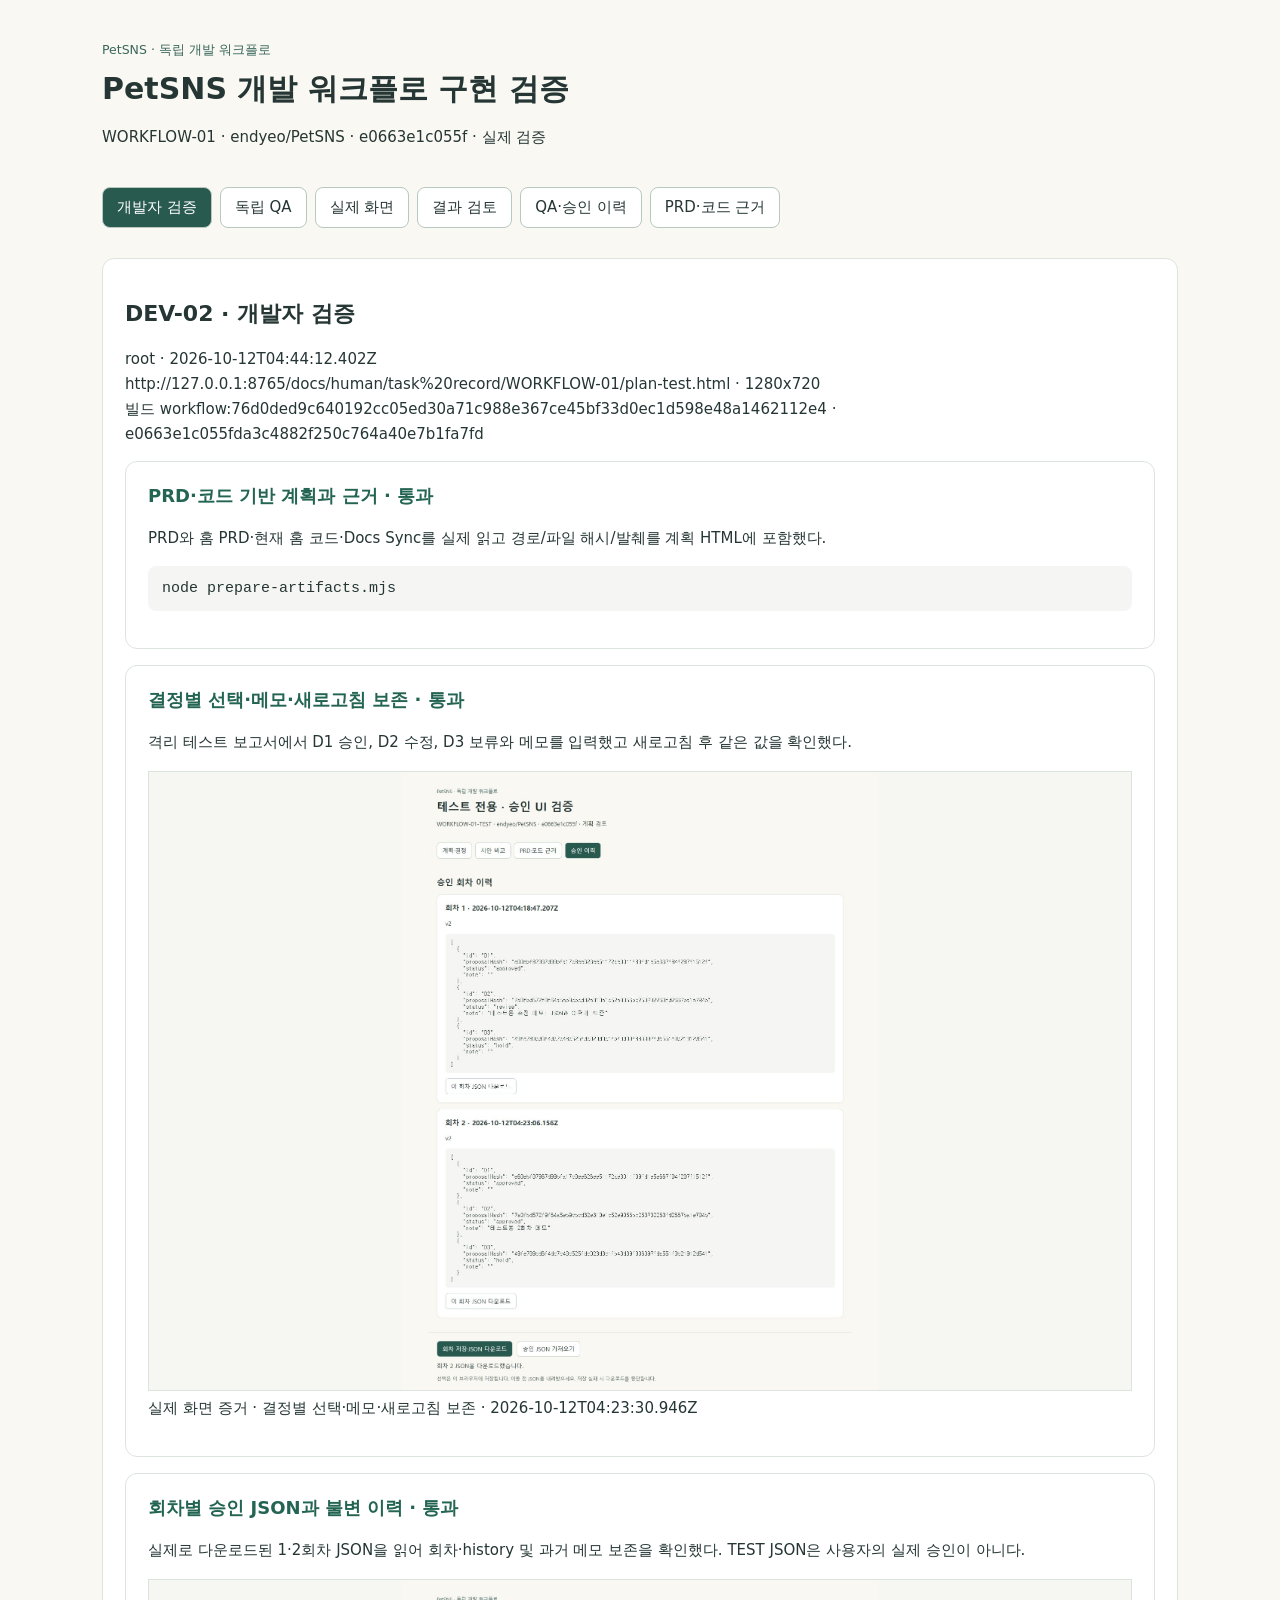
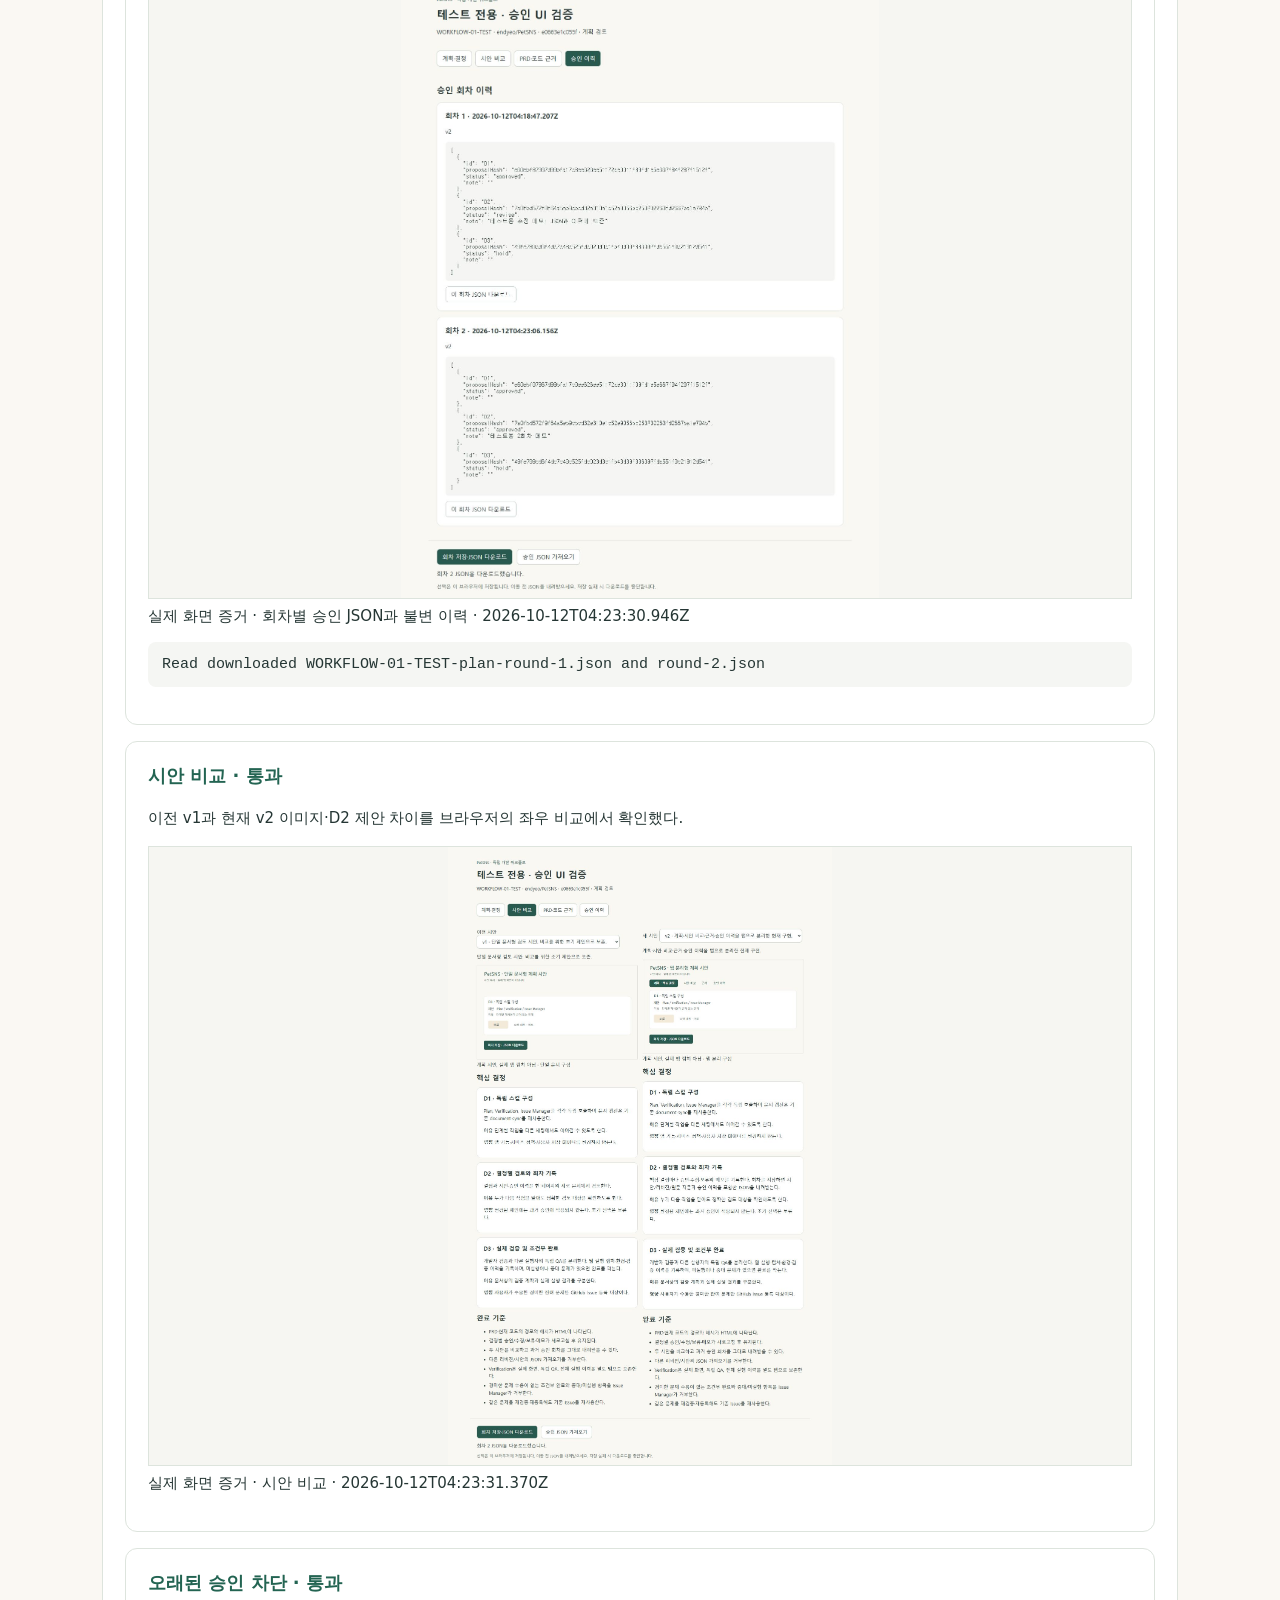
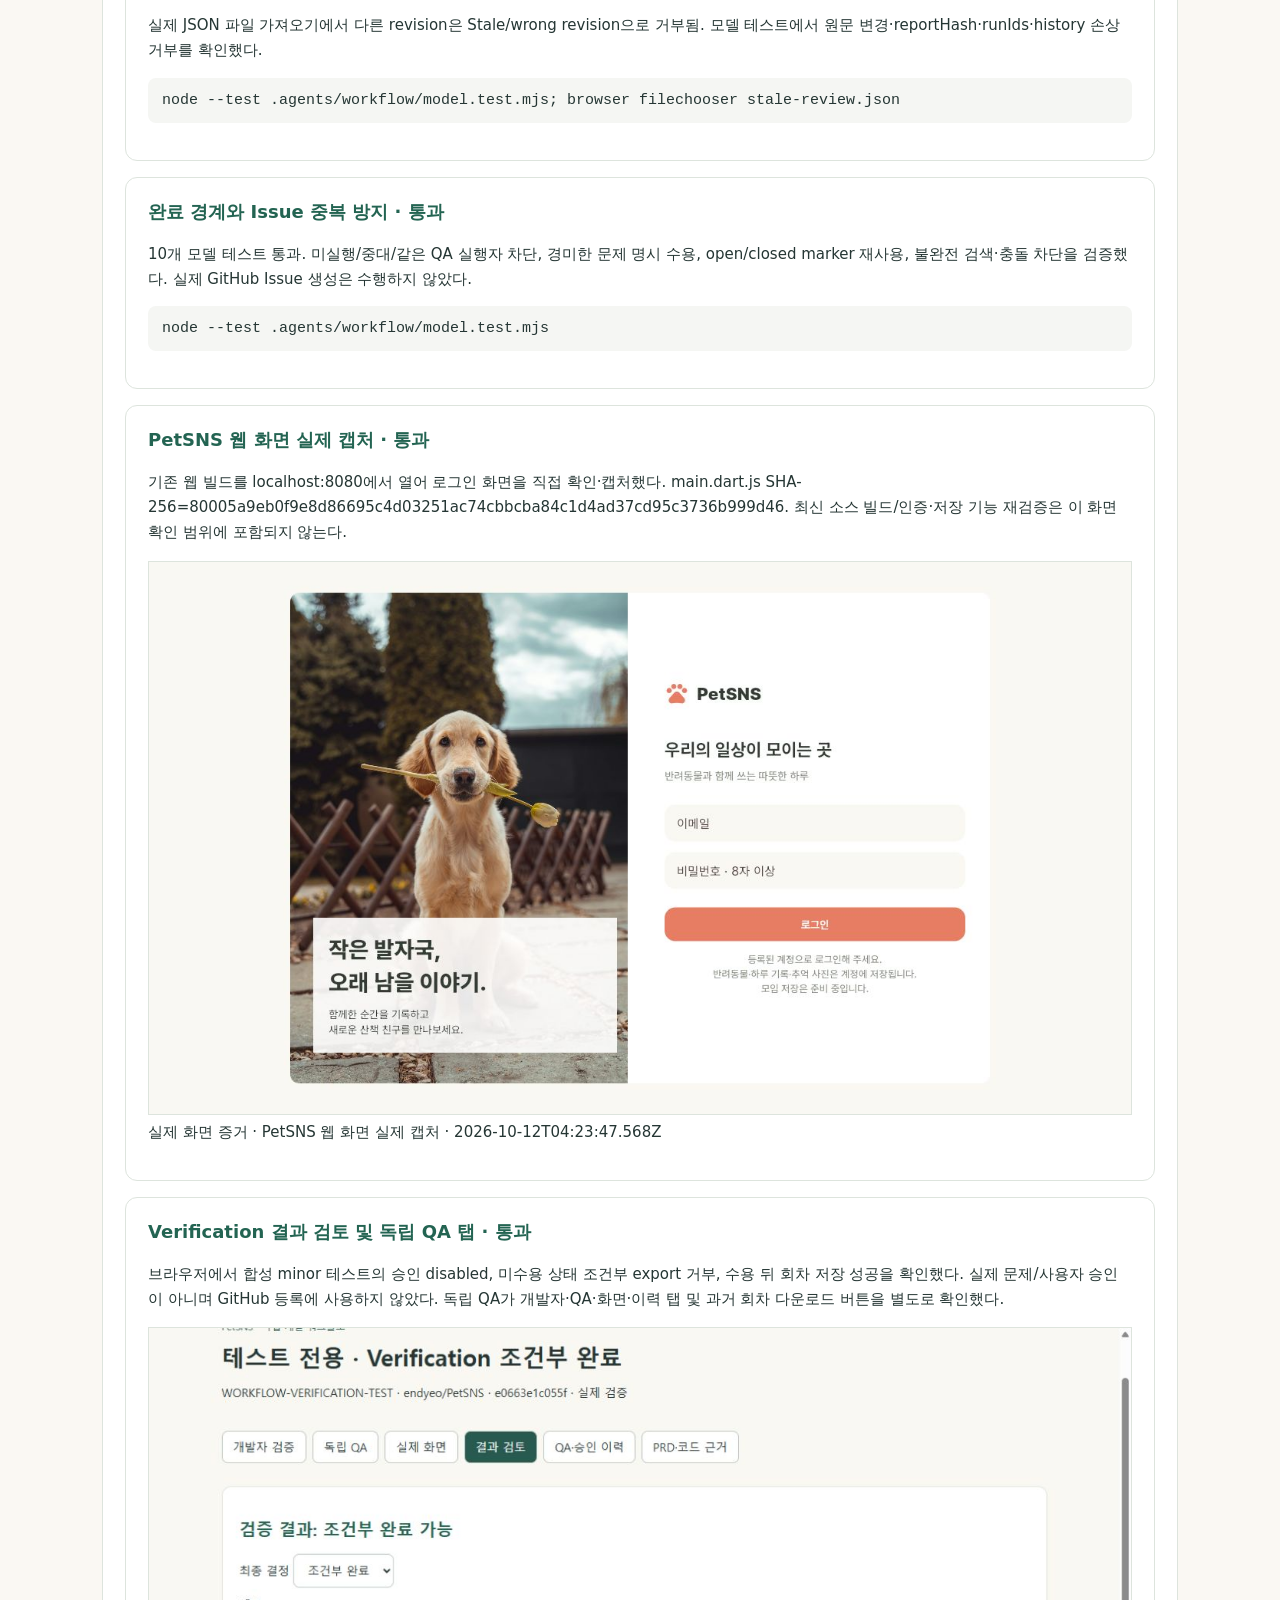
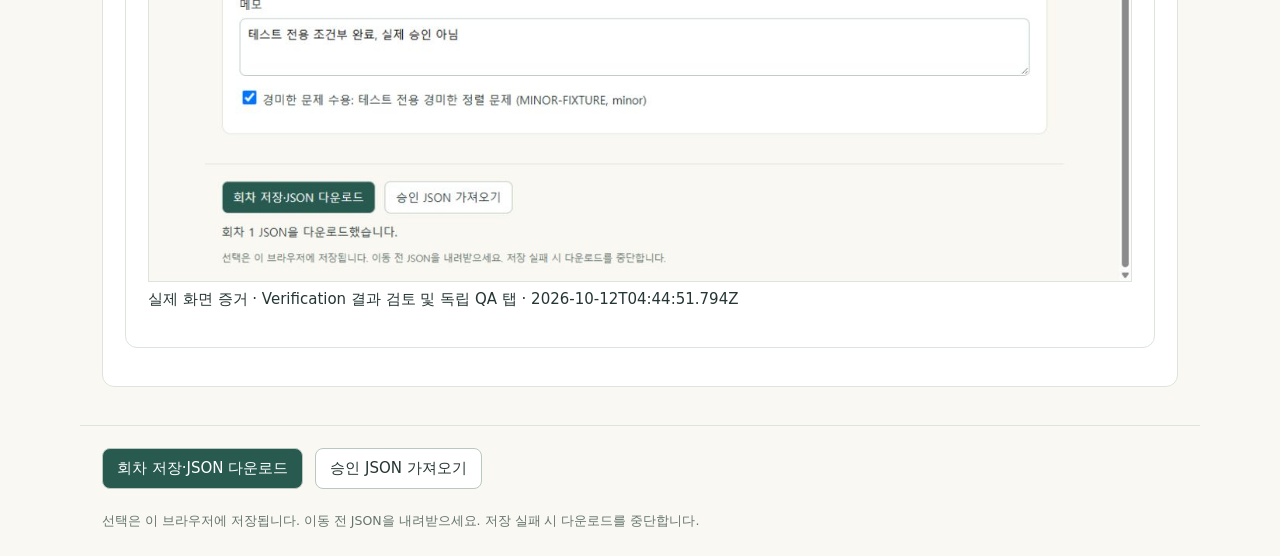
<file: docs/human/task record/WORKFLOW-01/verification.html>
<!doctype html><html lang="ko"><meta charset="utf-8"><meta name="viewport" content="width=device-width,initial-scale=1"><title>PetSNS 작업 검토</title><style>:root{color-scheme:light;font-family:system-ui,"Malgun Gothic",sans-serif;color:#253634;background:#faf8f3;font-size:15px}*{box-sizing:border-box}body{margin:0}header,main,footer,nav{max-width:1120px;margin:auto;padding:22px}header{padding-top:40px}header small{color:#38665c}h1{font-size:30px;margin:10px 0}h2{font-size:22px}h3{font-size:18px;margin-top:0}p{line-height:1.65;white-space:pre-wrap;overflow-wrap:anywhere}nav{display:flex;gap:8px;flex-wrap:wrap;padding-top:0;padding-bottom:8px}button,.button,select{font:inherit;border:1px solid #b9c8c0;background:white;color:#253634;border-radius:8px;padding:10px 14px;cursor:pointer}button[aria-selected=true],#save{background:#285a50;color:white}button:focus-visible,select:focus-visible,textarea:focus-visible,.button:focus-within{outline:3px solid #df8468;outline-offset:2px}.card{background:white;border:1px solid #dde4dd;border-radius:12px;padding:22px;margin-bottom:16px}.muted,small{color:#64746d}.tag{display:inline-block;border-radius:6px;background:#f4ead9;padding:4px 9px;margin:0 8px 8px 0}.blocked,.failed{color:#9a332e}.passed{color:#236452}.not-run{color:#72531e}textarea{width:100%;min-height:75px;font:inherit;border:1px solid #b9c8c0;border-radius:8px;padding:10px;margin-top:8px}.compare{display:grid;grid-template-columns:1fr 1fr;gap:16px}.toolbar{display:flex;align-items:center;gap:10px;flex-wrap:wrap;margin-bottom:16px}figure{margin:16px 0}img{display:block;width:100%;max-height:620px;object-fit:contain;border:1px solid #dde4dd;background:#f6f6f2}figcaption{margin-top:8px}label{display:block;margin:12px 0}input[type=checkbox]{width:18px;height:18px}input[type=file]{width:1px;position:absolute;opacity:0}footer{border-top:1px solid #dde4dd;display:flex;gap:12px;flex-wrap:wrap}footer p,footer small{width:100%;margin:0}footer .button{display:inline-block;margin:0}a{color:#285a50}pre{white-space:pre-wrap;overflow-wrap:anywhere;background:#f5f6f3;padding:14px;border-radius:8px}details{margin:14px 0}li{line-height:1.65;margin:6px 0}@media(max-width:700px){.compare{grid-template-columns:1fr}header,main,footer,nav{padding:16px}h1{font-size:25px}button,.button{min-height:44px}.card{padding:16px}}
</style><body><header><small>PetSNS · 독립 개발 워크플로</small><h1 id="title"></h1><p id="identity"></p></header><nav id="tabs" aria-label="보고서 탭"></nav><main id="content"></main><footer><button id="save">회차 저장·JSON 다운로드</button><label class="button">승인 JSON 가져오기<input id="import" type="file" accept="application/json"></label><p id="message" role="status"></p><small>선택은 이 브라우저에 저장됩니다. 이동 전 JSON을 내려받으세요. 저장 실패 시 다운로드를 중단합니다.</small></footer><script id="report-data" type="application/json">{"schemaVersion":1,"project":"PetSNS","taskId":"WORKFLOW-01","repository":"endyeo/PetSNS","revision":"e0663e1c055fda3c4882f250c764a40e7b1fa7fd","sources":[{"path":"PRD.md","sha256":"a7b83747954b06a9d8ea846f219b32d14682781c43436dc1db9d909d8b8cda16","excerpt":"# PetSNS Feature PRD and Acceptance Criteria\r\n\r\nBasis: repository code, existing test cases, and the service plan, reviewed on October 9, 2026. Supabase implementation and verification records T27/T28 were added on October 10, 2026.\n\r\n## How to use this document\r\n\r\nChoose one linked task PRD and implement or change only that behavior. Each task defines prerequisites, the user flow, rules, the result, and observable acceptance criteria. Dependencies must exist or be supplied as test fixtures; a task is not a separate application.\r\n\r\n**T01–T25 describe the current implementation as a baseline, not newly approved product decisions. T26 is a confirmed planning requirement missing from the code.** Acceptance criteria are checks to perform, not a claim that this review ran or passed tests. Resolve the decisions at the end before changing affected behavior.\n\nT27 records the completed development DB/RLS foundation. T28 connects actual Supabase login, logout, and verified session restoration. T29 connects guardian profile initialization and pet CRUD/Day 0; T30 connects daily journals and restrictive pet deletion. T31 connects private memory photos, Storage and recoverable cleanup; T32 adds private pet profile photos with atomic profile updates. Web hosting is intentionally deferred.\r\n\nCOMMON-UI-01 establishes global navigation styling, Material 3 surface tint removal, and design token consistency across components. HOME-UI-01 improves the home screen day profile header layout, D+ badge placement, and calendar cleanliness.\n\r\nEach linked file is one assignable feature PRD. Shared boundaries and unresolved decisions live here to avoid repeating them in every task. Existing Korean interface labels remain unchanged.\r\n\r\n## Shared boundaries\r\n\r\n- Scope: Flutter web and Android. Builds with Supabase settings, profile/release builds, and web builds on non-loopback hosts use server Auth. Unconfigured local debug builds retain demo authentication. Online pets, Day 0, journals, private memory and profile photos use Supabase; local JSON is preserved without automatic import. Other domains remain local; online membership writes remain pending. SDK Auth sessions use separate storage. Pets, journals and photos are reread on login/restart; real-time synchronization is not implemented. Profile photos are owner-only; future shared profiles require an explicit access policy.\r\n- All tasks except startup and authentication require a signed-in account. Personal profiles, photos, and journals are scoped to their owner; shared posts and room membership have their own rules below.\r\n- Successful stored changes survive reopening on the same storage/origin. A rejected or failed stored change reports an error and restores the previous in-memory data; an overlapping store mutation is rejected. Canceling an unsaved form does not create a record.\r\n- Meetup dates, deadlines, chat closure, and memory “today” use Korean time (KST). The pet birthday picker currently uses device-local today. Day 0 counts calendar days, with the starting date equal to 0.\r\n- Selected profile/memory photos are checked in the picker; chat photos are also checked by the store. The byte limit is `3 * 1024 * 1024` (3,145,728 bytes) per image after reading the selected file. Do not assume these validation layers are identical.\r\n- Completion requires checking the task's successful path, rejected inputs/access where specified, and persistence for changed stored data. Relevant code-change verification follows the `coding-principles` skill; this PRD does not duplicate its workflow.\r\n\r"},{"path":"docs/human/task record/HOME-UI-01/PRD.md","sha256":"abfecb5affd8ae053f604295d20e611e22f5b679b4b7ffbb0f2601c1f9fcdd5b","excerpt":"# PetSNS 홈 화면 반려동물 프로필 UI 개선 (HOME-UI-01)\n\n- **작업 ID**: HOME-UI-01\n- **대상 화면**: H · 홈 · 우리의 하루\n- **변경 요소**: H-02, H-03, H-04, H-05\n- **작업 범위**: UI 레이아웃 및 표시 정보 변경\n\n---\n\n## 1. 작업 목적\n\n주간 달력의 Day 표시를 반려동물 사진으로 옮기고, 추억 기록 버튼 위치 변경과 사진 위에 있는 텍스트(이름, 종, 생일)에서 생일을 제거한다.\n\n---\n\n## 2. 상세 변경 요구사항\n\n### 2.1 H-02 사진·가족 박스\n- 기존 사진 영역과 연결된 흰색 가족 정보 박스 구조를 기준으로 수정.\n- `'가족 1 / 2 마리'` 문구 제거.\n- 제거한 문구 위치에 **H-05**(페이지 인디케이터 도트) 배치.\n- 기존 표시되던 생일 정보는 화면에서 제거.\n- 생일 데이터 자체는 삭제하지 않고 유지.\n\n### 2.2 H-03 고정 추억 기록 버튼 & Day 표시\n- 사진 우측 하단에 `'추억 기록'` 버튼 위치 수정.\n- 선택된 반려동물의 기존 Day 0이 아닌 1 기준(Day 1)을 사용하여 사진 우측 상단에 `D+숫자`(예: `D+30`) 표시.\n- Day 미설정 시 기존 앱의 미설정 처리 정책(`'기준 설정'`) 적용 (임의의 숫자 미표시, 탭 시 설정 창 호출).\n- D+ 배지의 글자 색상은 검정색(`Colors.black`), 배경색은 앱 전체 배경색(`AppColors.canvas`, `#FAF8F3`)과 동일하게 적용.\n- 추억 기록 버튼의 기존 동작(해당 반려동물의 오늘 추억 작성) 유지.\n\n### 2.3 H-04 주간 달력\n- 오늘 날짜 아래 표시되던 작은 `Day 30` 등의 Day 문구 제거.\n- 기존 7일 주간 달력 구조 유지.\n- 날짜 선택 기능 유지.\n- 참여 약속 날짜의 노란색(`AppColors.anniversary`) 강조 표시 유지.\n- 날짜 선택 시 하단 추억 및 약속 미리보기 갱신 기능 유지.\n- 제거된 Day 정보는 H-03(사진 우측 상단)에서 확인 가능.\n\n### 2.4 H-05 사진 제스처 안내\n- 사진 좌우 제스처(스와이프/드래그) 기능 유지.\n- 반려동물 전환 시 이름, 종, D+숫자가 함께 갱신.\n- 기존 가이드의 '사진만 제스처로 이동, 프로필 글·버튼은 고정' 규칙 유지.\n- 제스처 안내 문구(`'좌우로 넘겨 보세요'`) 제거, 페이지 표시(인디케이터 점)는 기존 상태 유지하되 가족 정보 박스로 이동.\n\n---\n\n## 3. 완료 기준 (Acceptance Criteria) 확인\n\n| 항목 | 완료 기준 | 상태 | 검증 근거 |\n|---|---|:---:|---|\n| 1 | H-03 추억 기록 버튼이 사진의 우측 하단에 배치 | ✅ 통과 | 사진 배너 우측 하단 `FilledButton` 배치 확인 |\n| 2 | '가족 1 / 2 마리' 문구가 제거 | ✅ 통과 | 하단 흰색 가족 박스에서 텍스트 제거 확인 |\n| 3 | H-05가 안내 문구 없이 표시 | ✅ 통과 | 안내 문구 없이 페이지 인디케이터 도트만 가족 박스에 표시 확인 |\n| 4 | 생일 정보는 화면에서만 제거 | ✅ 통과 | 배너에서 생일 텍스트 제거, pet 데이터의 birthday 보존 확인 |\n| 5 | 사진 우측 상단에 D+숫자 표시 | ✅ 통과 | 사진 배너 우측 상단에 `D+31`, `D+2` 표시 확인 |\n| 6 | 글자 색상은 검정색 | ✅ 통과 | D+ 배지 텍스트 `Colors.black` 적용 확인 |\n| 7 | 배경색은 앱 전체 배경색과 동일 | ✅ 통과 | D+ 배지 배경 `AppColors.canvas` (`#FAF8F3`) 적용 확인 |\n| 8 | 추억 기록 버튼의 기존 기능 유지 | ✅ 통과 | 버튼 탭 시 해당 반려동물의 추억 작성 모달 정상 호출 |\n| 9 | H-04의 작은 Day 문구 제거 | ✅ 통과 | 주간 달력 날짜 아래 Day 문구 제거 확인 |\n| 10 | 주간 달력의 날짜 선택과 약속 강조 정상 동작 | ✅ 통과 | 날짜 선택 시 미리보기 갱신 및 약속 날짜 노란색 강조 정상 동작 |\n| 11 | 사진 좌우 제스처로 반려동물 변경 | ✅ 통과 | 드래그/스와이프로 모카 ↔ 루나 전환 정상 동작 |\n| 12 | 반려동물 변경 시 이름, 종, D+숫자 갱신 | ✅ 통과 | 모카(골든 리트리버, D+31) ↔ 루나(코리안 쇼트헤어, D+2) 정상 갱신 |\n| 13 | 사진, 버튼, 텍스트가 모바일/웹에서 겹치지 않음 | ✅ 통과 | 모바일(360px), 웹(1024px) 모두 레이아웃 오버랩 없음 확인 |\n| 14 | flutter analyze 및 관련 test 통과 | ✅ 통과 | `analyze_files` 0 errors, 전체 78개 테스트 통과 |\n\n---\n\n## 4. 완료 기준 스크린샷 증적\n"},{"path":"lib/screens/dashboard_tab.dart","sha256":"11a4c0b8554f1505a13fb65a52addf091859a61ef5164568f4f6cf8816dd1d7c","excerpt":"import 'package:flutter/material.dart';\r\nimport '../store.dart';\r\nimport '../design_system.dart';\r\nimport '../widgets/common.dart';\r\nimport 'home_content.dart';\r\nimport 'home_model.dart';\r\nimport '../home_week_calendar.dart';\r\nimport '../pet_profile_carousel.dart';\r\n\r\nclass DashboardTab extends StatelessWidget {\r\n  const DashboardTab({\r\n    super.key,\r\n    required this.model,\r\n    required this.hostContext,\r\n  });\r\n  final HomeModel model;\r\n  final BuildContext hostContext;\r\n  @override\r\n  Widget build(BuildContext context) =>\r\n      _DashboardTabContent(hostContext, model).render();\r\n}\r\n\r\nclass _DashboardTabContent extends HomeContent {\r\n  _DashboardTabContent(super.context, super.model);\r\n  Widget render() => dashboard();\r\n  Future\u003cvoid> recordPetMemory(RecordData pet) async {\r\n    setState(() {\r\n      selectedPetId = pet['id'];\r\n      editingMemories = false;\r\n      memoryDate = DateUtils.dateOnly(korea(s.clock()));\r\n      tab = 1;\r\n    });\r\n    await editMemoryPhoto(initialDate: memoryDate, petId: pet['id']);\r\n  }\r\n\r\n  Widget dashboard() => Align(\r\n    alignment: Alignment.topCenter,\r\n    child: ConstrainedBox(\r\n      constraints: const BoxConstraints(maxWidth: 520),\r\n      child: Column(\r\n        key: const ValueKey('home-dashboard'),\r\n        crossAxisAlignment: CrossAxisAlignment.start,\r\n        children: [\r\n          title('함께라서 더 좋은 하루 🐾', '평범한 오늘이, 소중한 추억이 되는 곳'),\r\n          if (selectedPet == null)\r\n            Container(\r\n              width: double.infinity,\r\n              padding: const EdgeInsets.all(28),\r\n              decoration: BoxDecoration(\r\n                color: AppColors.surface,\r\n                borderRadius: BorderRadius.circular(22),\r\n                border: Border.all(color: AppColors.cardBorder),\r\n              ),\r\n              child: Column(\r\n                children: [\r\n                  const Icon(Icons.pets_outlined, size: 44, color: muted),\r\n                  const SizedBox(height: 12),\r\n                  const Text('우리 가족을 먼저 소개해 주세요.'),\r\n                  const SizedBox(height: 16),\r\n                  FilledButton(\r\n                    onPressed: () => editOwned('pets'),\r\n                    child: const Text('반려동물 등록'),\r\n                  ),\r\n                ],\r\n              ),\r\n            )\r\n          else\r\n            PetProfileCarousel(\r\n              pets: owned('pets'),\r\n              selectedId: selectedPet!['id'],\r"},{"path":"lib/screens/home_model.dart","sha256":"cb17d166e75a19699c1e5c21fbe7b0e0e7502559283259a8ffa581eb7eaf829d","excerpt":"import 'package:flutter/material.dart';\r\nimport '../store.dart';\r\n\r\nclass HomeModel extends ChangeNotifier {\r\n  HomeModel(this.s) {\r\n    memoryDate = DateUtils.dateOnly(korea(s.clock()));\r\n    memoryMonth = DateTime(memoryDate.year, memoryDate.month);\r\n  }\r\n  final PetStore s;\r\n  int tab = 0;\r\n  String filter = '전체';\r\n  bool editingMemories = false;\r\n  bool showMeetingMap = false;\r\n  String meetingCategory = '전체';\r\n  int chatSection = 0;\r\n  String? selectedPetId;\r\n  late DateTime memoryDate;\r\n  DateTime? homeDate;\r\n  late DateTime memoryMonth;\r\n\r\n  void update(VoidCallback action) {\r\n    action();\r\n    notifyListeners();\r\n  }\r\n\r\n  List\u003cRecordData> owned(String key) =>\r\n      s.rows(key).where((r) => r['owner'] == s.user).toList();\r\n  RecordData? get selectedPet {\r\n    final pets = owned('pets');\r\n    final selected = pets.where((pet) => pet['id'] == selectedPetId);\r\n    return selected.isNotEmpty\r\n        ? selected.first\r\n        : pets.isEmpty\r\n        ? null\r\n        : pets.first;\r\n  }\r\n\r\n  List\u003cRecordData> get selectedPetMemories => owned(\r\n    'memories',\r\n  ).where((photo) => photo['petId'] == selectedPet?['id']).toList();\r\n  DateTime? get selectedOrigin => s.memoryOriginFor(selectedPet?['id']);\r\n  DateTime? get selectedFirstPhoto => s.firstPhotoDateFor(selectedPet?['id']);\r\n  void selectPet(String id) => update(() {\r\n    selectedPetId = id;\r\n    editingMemories = false;\r\n    memoryDate = DateUtils.dateOnly(korea(s.clock()));\r\n  });\r\n}\r\n"},{"path":".agents/skills/document-sync/SKILL.md","sha256":"7239936f942f03567d50b5356e4cb3c5d062230e7cf60ab2ad362e5854ffe4c9","excerpt":"---\nname: document-sync\ndescription: Keep PetSNS documentation aligned with verified code changes.\n---\n\n# Documentation Sync\n\nRun after a task is implemented and verified.\n\n## Rules\n\n1. Inspect changed files and actual test results.\n2. Update documentation only when behavior, architecture,\n   constraints, status, or verification changes.\n3. Do not create new documents by default.\n4. Preserve important technical decisions and test evidence.\n5. Do not claim completion without verification.\n6. Do not modify unrelated documentation.\n\n## Document Ownership\n\n- README.md:\n  Technical setup and concise current implementation status.\n\n- docs/human/README.md:\n  Korean summary of current features, pending work,\n  and important changes understandable to non-developers.\n\n- PRD.md:\n  Feature task index, shared requirements, and task status.\n\n- docs/prd/:\n  Detailed requirements, technical decisions,\n  boundaries, and verification evidence.\n\n- docs/human/ui-guide.html:\n  Update only when UI structure or element identifiers change.\n\n- docs/human/task record/:\n  Preserve completed UI task evidence.\n  Do not create a new task record unless required.\n\n## Completion Report\n\nIn Korean, briefly state:\n- What changed.\n- What was verified.\n- Which documents were updated, or why none were needed.\n"}],"kind":"verification","title":"PetSNS 개발 워크플로 구현 검증","runs":[{"id":"DEV-01","role":"developer","actor":"root","revision":"e0663e1c055fda3c4882f250c764a40e7b1fa7fd","executedAt":"2026-10-12T04:44:12.402Z","environment":{"url":"http://127.0.0.1:8765/docs/human/task%20record/WORKFLOW-01/plan-test.html","viewport":"1280x720","build":"workflow:76d0ded9c640192cc05ed30a71c988e367ce45bf33d0ec1d598e48a1462112e4"},"checks":[{"id":"NETWORK","title":"초기 로컬 연결","result":"not-run","observed":"제한된 실행 환경에서 브라우저가 서버에 연결하지 못함. 이후 로컬 서버 실행 권한을 확보하고 DEV-02에서 실제 검증. 이 항목의 시각은 이력 복기 기록 시각이며 최초 연결 시도 시각은 기록되지 않았다.","evidence":[],"issueIds":[]}],"issues":[]},{"id":"DEV-02","role":"developer","actor":"root","revision":"e0663e1c055fda3c4882f250c764a40e7b1fa7fd","executedAt":"2026-10-12T04:44:12.402Z","environment":{"url":"http://127.0.0.1:8765/docs/human/task%20record/WORKFLOW-01/plan-test.html","viewport":"1280x720","build":"workflow:76d0ded9c640192cc05ed30a71c988e367ce45bf33d0ec1d598e48a1462112e4"},"issues":[],"checks":[{"id":"AC1","title":"PRD·코드 기반 계획과 근거","result":"passed","observed":"PRD와 홈 PRD·현재 홈 코드·Docs Sync를 실제 읽고 경로/파일 해시/발췌를 계획 HTML에 포함했다.","evidence":[{"kind":"command","command":"node prepare-artifacts.mjs"}],"issueIds":[]},{"id":"AC2","title":"결정별 선택·메모·새로고침 보존","result":"passed","observed":"격리 테스트 보고서에서 D1 승인, D2 수정, D3 보류와 메모를 입력했고 새로고침 후 같은 값을 확인했다.","evidence":[{"kind":"screenshot","path":"evidence/plan-history.jpg","capturedAt":"2026-10-12T04:23:30.946Z"}],"issueIds":[]},{"id":"AC3","title":"회차별 승인 JSON과 불변 이력","result":"passed","observed":"실제로 다운로드된 1·2회차 JSON을 읽어 회차·history 및 과거 메모 보존을 확인했다. TEST JSON은 사용자의 실제 승인이 아니다.","evidence":[{"kind":"screenshot","path":"evidence/plan-history.jpg","capturedAt":"2026-10-12T04:23:30.946Z"},{"kind":"command","command":"Read downloaded WORKFLOW-01-TEST-plan-round-1.json and round-2.json"}],"issueIds":[]},{"id":"AC4","title":"시안 비교","result":"passed","observed":"이전 v1과 현재 v2 이미지·D2 제안 차이를 브라우저의 좌우 비교에서 확인했다.","evidence":[{"kind":"screenshot","path":"evidence/plan-compare.jpg","capturedAt":"2026-10-12T04:23:31.370Z"}],"issueIds":[]},{"id":"AC5","title":"오래된 승인 차단","result":"passed","observed":"실제 JSON 파일 가져오기에서 다른 revision은 Stale/wrong revision으로 거부됨. 모델 테스트에서 원문 변경·reportHash·runIds·history 손상 거부를 확인했다.","evidence":[{"kind":"command","command":"node --test .agents/workflow/model.test.mjs; browser filechooser stale-review.json"}],"issueIds":[]},{"id":"AC6","title":"완료 경계와 Issue 중복 방지","result":"passed","observed":"10개 모델 테스트 통과. 미실행/중대/같은 QA 실행자 차단, 경미한 문제 명시 수용, open/closed marker 재사용, 불완전 검색·충돌 차단을 검증했다. 실제 GitHub Issue 생성은 수행하지 않았다.","evidence":[{"kind":"command","command":"node --test .agents/workflow/model.test.mjs"}],"issueIds":[]},{"id":"SMOKE","title":"PetSNS 웹 화면 실제 캡처","result":"passed","observed":"기존 웹 빌드를 localhost:8080에서 열어 로그인 화면을 직접 확인·캡처했다. main.dart.js SHA-256=80005a9eb0f9e8d86695c4d03251ac74cbbcba84c1d4ad37cd95c3736b999d46. 최신 소스 빌드/인증·저장 기능 재검증은 이 화면 확인 범위에 포함되지 않는다.","evidence":[{"kind":"screenshot","path":"evidence/petsns-web.jpg","capturedAt":"2026-10-12T04:23:47.568Z"}],"issueIds":[]},{"id":"AC7","title":"Verification 결과 검토 및 독립 QA 탭","result":"passed","observed":"브라우저에서 합성 minor 테스트의 승인 disabled, 미수용 상태 조건부 export 거부, 수용 뒤 회차 저장 성공을 확인했다. 실제 문제/사용자 승인이 아니며 GitHub 등록에 사용하지 않았다. 독립 QA가 개발자·QA·화면·이력 탭 및 과거 회차 다운로드 버튼을 별도로 확인했다.","evidence":[{"kind":"screenshot","path":"evidence/verification-review.jpg","capturedAt":"2026-10-12T04:44:51.794Z"}],"issueIds":[]}]},{"id":"QA-WORKFLOW-01","role":"independent-qa","actor":"independent_qa","revision":"e0663e1c055fda3c4882f250c764a40e7b1fa7fd","executedAt":"2026-10-12T04:44:22.162Z","environment":{"url":"http://127.0.0.1:8765/docs/human/task%20record/WORKFLOW-01/plan-independent-qa.html","viewport":"1280x720","build":"workflow-stage at base e0663e1c055fda3c4882f250c764a40e7b1fa7fd; independent QA fixture; implementation files verified on 2026-10-12"},"checks":[{"id":"QA-PLAN-DECISIONS","title":"독립 Plan 결정별 승인/수정/보류와 보존","result":"passed","observed":"격리된 WORKFLOW-01-INDEPENDENT-QA에서 초기 세 결정 모두 보류 확인. D1 승인·D2 수정·D3 보류 및 메모를 UI로 설정하고 새로고침 후 유지 확인. 실제 사용자 승인 데이터에는 손대지 않음.","evidence":[{"kind":"screenshot","path":"evidence/qa-plan-states.jpg","capturedAt":"2026-10-12T04:20:16.636Z"}],"issueIds":[]},{"id":"QA-PLAN-COMPARE","title":"독립 Plan 두 시안과 버전별 승인 분리","result":"passed","observed":"v1/v2 시안 이미지를 비교 탭에서 동시에 확인. v2의 승인·수정은 v1에 전달되지 않으며 과거 시안 경고 확인.","evidence":[{"kind":"screenshot","path":"evidence/qa-plan-compare.jpg","capturedAt":"2026-10-12T04:23:28.071Z"}],"issueIds":[]},{"id":"QA-PLAN-ROUNDS","title":"독립 Plan 회차 JSON과 이력 불변","result":"passed","observed":"UI로 1·2회차 JSON 실제 다운로드. 두 파일의 schema/hash/history를 helper로 검증했고 2회차 history[0]는 1회차와 동일. 1회차 재다운로드 버튼의 성공 표시 확인. 브라우저 파일 다운로드 완료 경로 반환이 장시간 지연됨.","evidence":[{"kind":"screenshot","path":"evidence/qa-plan-history.jpg","capturedAt":"2026-10-12T04:23:37.481Z"},{"kind":"command","command":"node qa-artifacts/independent/checks.mjs"}],"issueIds":[]},{"id":"QA-SOURCES-ISSUE-MODEL","title":"독립 PRD/코드 근거와 Issue Manager 모델 검증","result":"passed","observed":"독립 checks.mjs 6개 통과. 원본 5개 파일 해시·발췌 일치, 다운로드 리비전·제안 변경 거부, 예약 ID 거부, 미수용/major/critical/미실행 queue 거부, 재리비전의 stable marker 및 ledger 멱등/URL 충돌 거부. 제공 모델 테스트 9개도 통과. GitHub 쓰기는 실행하지 않음.","evidence":[{"kind":"command","command":"node qa-artifacts/independent/checks.mjs"},{"kind":"command","command":"node --test workflow-stage/.agents/workflow/model.test.mjs"}],"issueIds":[]}],"issues":[]},{"id":"QA-WORKFLOW-02","role":"independent-qa","actor":"independent_qa","revision":"e0663e1c055fda3c4882f250c764a40e7b1fa7fd","executedAt":"2026-10-12T04:47:21.102Z","environment":{"url":"http://127.0.0.1:8765/docs/human/task%20record/WORKFLOW-01/verification-independent-qa.html","viewport":"1280x720","build":"workflow:76d0ded9c640192cc05ed30a71c988e367ce45bf33d0ec1d598e48a1462112e4"},"checks":[{"id":"QA-PLAN-DECISIONS","title":"독립 Plan 결정별 승인/수정/보류와 보존","result":"passed","observed":"격리된 WORKFLOW-01-INDEPENDENT-QA에서 초기 세 결정 모두 보류 확인. D1 승인·D2 수정·D3 보류 및 메모를 UI로 설정하고 새로고침 후 유지 확인. 실제 사용자 승인 데이터에는 손대지 않음.","evidence":[{"kind":"screenshot","path":"evidence/qa-plan-states.jpg","capturedAt":"2026-10-12T04:20:16.636Z"}],"issueIds":[]},{"id":"QA-PLAN-COMPARE","title":"독립 Plan 두 시안과 버전별 승인 분리","result":"passed","observed":"v1/v2 시안 이미지를 비교 탭에서 동시에 확인. v2의 승인·수정은 v1에 전달되지 않으며 과거 시안 경고 확인.","evidence":[{"kind":"screenshot","path":"evidence/qa-plan-compare.jpg","capturedAt":"2026-10-12T04:23:28.071Z"}],"issueIds":[]},{"id":"QA-PLAN-ROUNDS","title":"독립 Plan 회차 JSON과 이력 불변","result":"passed","observed":"UI로 1·2회차 JSON 실제 다운로드. 두 파일의 schema/hash/history를 helper로 검증했고 2회차 history[0]는 1회차와 동일. 1회차 재다운로드 버튼의 성공 표시 확인. 브라우저 파일 다운로드 완료 경로 반환이 장시간 지연됨.","evidence":[{"kind":"screenshot","path":"evidence/qa-plan-history.jpg","capturedAt":"2026-10-12T04:23:37.481Z"},{"kind":"command","command":"node qa-artifacts/independent/checks.mjs"}],"issueIds":[]},{"id":"QA-SOURCES-ISSUE-MODEL","title":"독립 PRD/코드 근거와 Issue Manager 모델 검증","result":"passed","observed":"독립 checks.mjs 7개 통과. 원본 5개 파일 해시·발췌 일치, 실제 다운로드 리비전·제안 변경 거부, 예약 ID 거부, 미수용/major/critical/미실행 queue 거부, 재리비전 stable marker 및 ledger 멱등/URL 충돌 거부, closed remote marker 재사용·불완전 검색/복수 marker/ledger 원격 누락 차단 및 동일 title 후보 검토 동작 확인. 최신 제공 모델 테스트 10개도 통과. GitHub 실제 검색·쓰기는 미실행. 확인한 helper 파일 해시는 helper-hashes.json에 별도 보존.","evidence":[{"kind":"command","command":"node qa-artifacts/independent/checks.mjs"},{"kind":"command","command":"node --test workflow-stage/.agents/workflow/model.test.mjs"}],"issueIds":[]},{"id":"QA-VERIFICATION-TABS","title":"독립 Verification QA/실제 화면/이력 탭","result":"passed","observed":"격리된 합성 테스트 보고서에서 개발자/독립 QA/실제 화면을 별도 탭으로 확인하고 QA·승인 이력에 두 회차 및 모든 실행이 표시됨. 합성 minor issue는 기능 검증 fixture이며 실제 잔여 문제로 간주하지 않음.","evidence":[{"kind":"screenshot","path":"evidence/qa-verification-qa-tab.jpg","capturedAt":"2026-10-12T04:44:58.099Z"},{"kind":"screenshot","path":"evidence/qa-verification-screens-tab.jpg","capturedAt":"2026-10-12T04:44:58.418Z"}],"issueIds":[]},{"id":"QA-VERIFICATION-REVIEW","title":"독립 Verification 조건부 승인 경계와 회차 UI","result":"passed","observed":"초기 보류/일반 승인 disabled 확인. 합성 minor 미수용 상태의 조건부 완료 저장은 Every minor issue needs explicit acceptance로 거부. 수용 후 1·2회차 저장 성공 및 history의 1회차 버튼 클릭이 회차 1 다운로드 상태 표시를 발생시켜 handler 정상 확인. 브라우저 다운로드 경로 도구의 장시간 지연으로 Verification 파일 바이트 독립 확인은 생략; Plan JSON 바이트는 실제 확인함.","evidence":[{"kind":"screenshot","path":"evidence/qa-verification-rejection.jpg","capturedAt":"2026-10-12T04:45:04.878Z"},{"kind":"screenshot","path":"evidence/qa-verification-history.jpg","capturedAt":"2026-10-12T04:45:17.246Z"}],"issueIds":[]},{"id":"QA-VERIFICATION-MISSING-QA","title":"독립 QA 기록 누락 시 실제 보고서 완료 차단","result":"passed","observed":"독립 QA 통합 전 실제 verification.html의 완료 차단 메시지와 승인/조건부 완료 옵션 disabled를 확인. 실제 보고서의 사용자 선택은 변경하지 않음.","evidence":[{"kind":"screenshot","path":"evidence/qa-verification-actual-blocked.jpg","capturedAt":"2026-10-12T04:45:25.308Z"}],"issueIds":[]}],"issues":[]}],"reportHash":"e4938a67e98f6dcc45891ae9963ba5acfc22c4c891554bb82651698d3797cea2"}</script><script type="module">const choices = ['approved', 'revise', 'hold'];
function assert(condition, message) { if (!condition) throw new Error(message); }
function nonempty(value) { return typeof value === 'string' && value.trim().length > 0; }
function unique(items, label) {
  assert(Array.isArray(items) && items.length > 0, `${label}: empty`);
  assert(items.every(x => nonempty(x.id) && !['__proto__','constructor','prototype'].includes(x.id)) && new Set(items.map(x => x.id)).size === items.length, `${label}: duplicate/missing/reserved id`);
}
function safePath(value) {
  return nonempty(value) && (/^https:\/\//i.test(value) || (!/^[a-z]+:|^[/\\]|(?:^|[/\\])\.\.(?:[/\\]|$)/i.test(value) && !/[<>]/.test(value)));
}
function validateReport(d) {
  assert(d.schemaVersion === 1 && ['plan', 'verification'].includes(d.kind), 'Unsupported report');
  for (const key of ['project', 'taskId', 'title']) assert(nonempty(d[key]), `Missing ${key}`);
  assert(/^[\w.-]+\/[\w.-]+$/.test(d.repository), 'Invalid repository');
  assert(/^[a-f\d]{40}$/i.test(d.revision), 'Expected exact Git revision');
  assert(Array.isArray(d.sources) && d.sources.length > 0, 'Missing source evidence');
  for (const s of d.sources) assert(nonempty(s.path) && /^[a-f\d]{64}$/i.test(s.sha256) && nonempty(s.excerpt), 'Invalid source evidence');
  if (d.kind === 'plan') {
    unique(d.versions, 'versions');
    for (const v of d.versions) {
      assert(nonempty(v.summary), 'Missing version summary');
      unique(v.decisions, 'decisions');
      for (const c of v.decisions) {
        for (const k of ['title', 'proposal', 'reason', 'impact']) assert(nonempty(c[k]), `Missing decision ${k}`);
        assert(typeof c.requiresExplicitApproval === 'boolean', 'Missing approval boundary');
      }
      assert(Array.isArray(v.acceptance) && v.acceptance.length > 0 && v.acceptance.every(nonempty), 'Missing acceptance criteria');
      assert(Array.isArray(v.mockups) && v.mockups.every(x => nonempty(x.title) && safePath(x.path)), 'Unsafe draft path');
    }
  } else {
    unique(d.runs, 'runs');
    for (const r of d.runs) {
      assert(['developer', 'independent-qa'].includes(r.role) && nonempty(r.actor), 'Invalid run actor/role');
      assert(/^[a-f\d]{40}$/i.test(r.revision) && Number.isFinite(Date.parse(r.executedAt)), 'Invalid run revision/time');
      assert(r.environment && /^https?:\/\//.test(r.environment.url) && nonempty(r.environment.viewport) && nonempty(r.environment.build), 'Missing runtime environment');
      unique(r.checks, 'checks');
      assert(Array.isArray(r.issues), 'Missing issues');
      if (r.issues.length) unique(r.issues, 'issues');
      for (const i of r.issues) {
        assert(['minor', 'major', 'critical'].includes(i.severity), 'Invalid severity');
        for (const k of ['title', 'location', 'actual', 'expected']) assert(nonempty(i[k]), `Missing issue ${k}`);
        assert(Array.isArray(i.steps) && i.steps.length && i.steps.every(nonempty), 'Missing reproduction');
      }
      for (const c of r.checks) {
        assert(nonempty(c.title) && nonempty(c.observed) && ['passed', 'failed', 'not-run'].includes(c.result), 'Invalid check');
        assert(Array.isArray(c.evidence) && Array.isArray(c.issueIds), 'Missing check evidence/issue mapping');
        assert(c.result === 'not-run' || c.evidence.length > 0, 'Executed check needs evidence');
        for (const e of c.evidence) {
          assert(['screenshot', 'command', 'source'].includes(e.kind), 'Invalid evidence kind');
          if (e.kind === 'command') assert(nonempty(e.command), 'Missing executed command');
          else assert(safePath(e.path), 'Unsafe evidence path');
          if (e.kind === 'screenshot') assert(Number.isFinite(Date.parse(e.capturedAt)), 'Missing capture time');
        }
        assert(c.issueIds.every(id => r.issues.some(i => i.id === id)), 'Unknown linked issue');
      }
    }
    const current = currentRuns(d);
    const seen = new Map();
    for (const r of current) for (const i of r.issues) {
      assert(!seen.has(i.id) || JSON.stringify(seen.get(i.id)) === JSON.stringify(i), 'Conflicting issue ID');
      seen.set(i.id, i);
    }
  }
  return d;
}
function currentRuns(d) {
  return ['developer', 'independent-qa'].map(role => d.runs.filter(r => r.role === role && r.revision === d.revision).at(-1)).filter(Boolean);
}
function readiness(d) {
  const runs = currentRuns(d), issues = [...new Map(runs.flatMap(r => r.issues).map(i => [i.id, i])).values()];
  const reasons = [];
  if (runs.length !== 2) reasons.push('현재 리비전의 개발자 검증과 독립 QA가 모두 필요합니다.');
  if (runs.length === 2 && (runs[0].actor === runs[1].actor || runs[0].environment.build !== runs[1].environment.build)) reasons.push('독립 실행자와 동일 빌드가 필요합니다.');
  for (const r of runs) {
    if (!r.checks.some(c => c.result !== 'not-run' && c.evidence.some(e => e.kind === 'screenshot'))) reasons.push(`${r.id}: 실제 화면 스크린샷이 없습니다.`);
    for (const c of r.checks) {
      if (c.result === 'not-run') reasons.push(`${r.id}/${c.id}: 미실행`);
      if (c.result !== 'not-run' && !c.evidence.some(e => ['screenshot', 'command'].includes(e.kind))) reasons.push(`${r.id}/${c.id}: 실행 증거 없음`);
      if (c.result === 'failed' && (!c.issueIds.length || c.issueIds.some(id => r.issues.find(i => i.id === id).severity !== 'minor'))) reasons.push(`${r.id}/${c.id}: 차단 실패`);
    }
  }
  if (issues.some(i => i.severity !== 'minor')) reasons.push('중대 문제가 남아 있습니다.');
  return {status: reasons.length ? 'blocked' : issues.length ? 'conditional-complete' : 'complete', reasons, issues, runIds: runs.map(r => r.id)};
}
function validateRound(d, r) {
  assert(r && r.schemaVersion === 1 && r.kind === `${d.kind}-review`, 'Wrong review kind');
  for (const k of ['project', 'taskId', 'repository', 'revision', 'reportHash']) assert(r[k] === d[k], `Stale/wrong ${k}`);
  assert(Number.isInteger(r.round) && r.round > 0 && Number.isFinite(Date.parse(r.reviewedAt)), 'Invalid review round');
  if (d.kind === 'plan') {
    const v = d.versions.find(v => v.id === r.versionId);
    assert(v && r.versionHash === v.versionHash, 'Wrong version fingerprint');
    assert(Array.isArray(r.decisions) && r.decisions.length === v.decisions.length && new Set(r.decisions.map(c => c.id)).size === v.decisions.length, 'Wrong decision set');
    for (const c of r.decisions) assert(v.decisions.some(x => x.id === c.id && x.proposalHash === c.proposalHash) && choices.includes(c.status) && typeof c.note === 'string', 'Invalid decision review');
  } else {
    const ready = readiness(d);
    assert(JSON.stringify(r.runIds) === JSON.stringify(ready.runIds), 'Stale QA runs');
    assert(['approved', 'conditional-complete', 'revise', 'hold'].includes(r.verdict), 'Invalid verdict');
    assert(r.computedStatus === ready.status && typeof r.note === 'string', 'Wrong verification result');
    assert(Array.isArray(r.acceptedIssueIds) && new Set(r.acceptedIssueIds).size === r.acceptedIssueIds.length && r.acceptedIssueIds.every(id => ready.issues.some(i => i.id === id && i.severity === 'minor')), 'Invalid issue acceptance');
    if (r.verdict === 'approved') assert(ready.status === 'complete', 'Cannot approve incomplete verification');
    if (r.verdict === 'conditional-complete') assert(ready.status === 'conditional-complete' && ready.issues.every(i => r.acceptedIssueIds.includes(i.id)), 'Every minor issue needs explicit acceptance');
  }
  return r;
}
function validateReview(d, review) {
  validateRound(d, review);
  assert(Array.isArray(review.history) && review.history.length === review.round, 'Missing round history');
  review.history.forEach((r, i) => { assert(r.round === i + 1, 'Non-sequential history'); validateRound(d, r); });
  const {history, ...latest} = review;
  assert(JSON.stringify(latest) === JSON.stringify(review.history.at(-1)), 'Review/history mismatch');
  return review;
}

const report = JSON.parse(document.getElementById('report-data').textContent);
const key = `petsns.workflow.v1:${report.repository}:${report.taskId}:${report.kind}:${report.reportHash}`;
let state = {drafts: {}, history: []}, storageError = false;
const root = document.getElementById('content'), message = document.getElementById('message');
const esc = value => String(value ?? '').replace(/[&<>"']/g, c => ({'&':'&amp;','<':'&lt;','>':'&gt;','"':'&quot;',"'":'&#39;'}[c]));
const msg = text => { message.textContent = text; };
const latestVersion = report.versions?.at(-1);
let selected = latestVersion?.id, active = report.kind === 'plan' ? 'plan' : 'developer';
function persist() {
  try { localStorage.setItem(key, JSON.stringify(state)); storageError = false; return true; }
  catch { storageError = true; msg('브라우저 저장 실패. 선택을 보존할 수 없습니다. 저장 공간·권한을 복구한 뒤 다시 저장하세요.'); return false; }
}
try {
  const saved = JSON.parse(localStorage.getItem(key) || 'null');
  if (saved) {
    if (saved.history?.length) validateReview(report, {...saved.history.at(-1), history: saved.history});
    assert(saved.drafts && typeof saved.drafts === 'object', 'Invalid drafts');
    state = saved;
  }
} catch { storageError = true; msg('저장된 데이터가 유효하지 않거나 접근이 차단되었습니다. 확인된 JSON을 가져오거나 저장을 다시 시도하세요.'); }
document.getElementById('title').textContent = report.title;
document.getElementById('identity').textContent = `${report.taskId} · ${report.repository} · ${report.revision.slice(0, 12)} · ${report.kind === 'plan' ? '계획 검토' : '실제 검증'}`;
const tabs = report.kind === 'plan' ? [['plan','계획·결정'],['compare','시안 비교'],['sources','PRD·코드 근거'],['history','승인 이력']] : [['developer','개발자 검증'],['qa','독립 QA'],['screens','실제 화면'],['review','결과 검토'],['history','QA·승인 이력'],['sources','PRD·코드 근거']];
document.getElementById('tabs').innerHTML = tabs.map(([id,title]) => `<button role="tab" id="tab-${id}" data-tab="${id}">${title}</button>`).join('');
document.getElementById('tabs').addEventListener('click', event => { if (event.target.dataset.tab) { active = event.target.dataset.tab; draw(); } });
function draft(v) {
  if (!state.drafts[v.id]) state.drafts[v.id] = Object.fromEntries(v.decisions.map(d => [d.id,{status:'hold',note:''}]));
  return state.drafts[v.id];
}
function figures(mockups, label) {
  return mockups.map(m => `<figure><img loading="lazy" src="${esc(m.path)}" alt="${esc(m.title)}"><figcaption>${esc(label)} · ${esc(m.title)}</figcaption></figure>`).join('') || '<p class="muted">이미지 시안 없음. 아래 결정 비교를 확인하세요.</p>';
}
function versionBody(v, editable) {
  const entries = draft(v);
  return `<p>${esc(v.summary)}</p>${figures(v.mockups, '계획 시안, 실제 앱 캡처 아님')}<h2>핵심 결정</h2>` + v.decisions.map(d => `<article class="card"><h3>${esc(d.id)} · ${esc(d.title)}</h3>${d.requiresExplicitApproval ? '<span class="tag">명시적 승인 필요</span>' : ''}<p>${esc(d.proposal)}</p><p><b>이유</b> ${esc(d.reason)}</p><p><b>영향</b> ${esc(d.impact)}</p>${editable ? `<label>결정 상태 <select data-decision="${esc(d.id)}">${[['approved','승인'],['revise','수정'],['hold','보류']].map(([id,label])=>`<option value="${id}" ${entries[d.id]?.status===id?'selected':''}>${label}</option>`).join('')}</select></label><label>수정 내용·메모<textarea data-note="${esc(d.id)}">${esc(entries[d.id]?.note || '')}</textarea></label>` : ''}</article>`).join('') + `<h2>완료 기준</h2><ul>${v.acceptance.map(x=>`<li>${esc(x)}</li>`).join('')}</ul>`;
}
function options(value) { return report.versions.map(v=>`<option value="${esc(v.id)}" ${v.id===value?'selected':''}>${esc(v.id)} · ${esc(v.summary)}</option>`).join(''); }
function runBody(r) {
  return `<article class="card"><h2>${esc(r.id)} · ${r.role === 'independent-qa' ? '독립 QA' : '개발자 검증'}</h2><p>${esc(r.actor)} · ${esc(r.executedAt)}<br>${esc(r.environment.url)} · ${esc(r.environment.viewport)}<br>빌드 ${esc(r.environment.build)} · ${esc(r.revision)}</p>${r.checks.map(c=>`<article class="card"><h3 class="${c.result}">${esc(c.title)} · ${{passed:'통과',failed:'실패','not-run':'미실행'}[c.result]}</h3><p>${esc(c.observed)}</p>${c.evidence.map(e=>e.kind==='screenshot'?figures([{title:`${c.title} · ${e.capturedAt}`,path:e.path}],'실제 화면 증거'): `<pre>${esc(e.command || e.path)}</pre>`).join('')}${c.issueIds.length?`<p>연결 문제: ${c.issueIds.map(esc).join(', ')}</p>`:''}</article>`).join('')}${r.issues.map(i=>`<p class="${i.severity==='minor'?'muted':'blocked'}">${esc(i.id)} · ${esc(i.severity)} · ${esc(i.title)}<br>관찰: ${esc(i.actual)}<br>기대: ${esc(i.expected)}</p>`).join('')}</article>`;
}
function draw() {
  tabs.forEach(([id])=>document.getElementById(`tab-${id}`).setAttribute('aria-selected', String(id===active)));
  if (active === 'plan') {
    const v = report.versions.find(v=>v.id===selected);
    root.innerHTML = `<div class="toolbar"><label>시안 회차 <select id="version">${options(selected)}</select></label><span class="tag">${v===latestVersion?'현재 시안':'과거 시안, 현재 구현 승인에 사용하지 않음'}</span></div>${versionBody(v,true)}`;
    document.getElementById('version').onchange = e => { selected=e.target.value; draw(); };
    root.querySelectorAll('[data-decision]').forEach(el=>el.onchange=()=>{draft(v)[el.dataset.decision].status=el.value;persist();});
    root.querySelectorAll('[data-note]').forEach(el=>el.oninput=()=>{draft(v)[el.dataset.note].note=el.value;persist();});
  } else if (active === 'compare') {
    root.innerHTML = `<div class="compare">${[0,1].map((_,i)=>`<section><label>${i?'새 시안':'이전 시안'} <select id="compare-${i}">${options(i?latestVersion.id:report.versions[0].id)}</select></label><div id="version-${i}"></div></section>`).join('')}</div>`;
    const update = i => { const v=report.versions.find(v=>v.id===document.getElementById(`compare-${i}`).value); document.getElementById(`version-${i}`).innerHTML=versionBody(v,false); };
    for (let i=0;i<2;i++){update(i);document.getElementById(`compare-${i}`).onchange=()=>update(i);}
  } else if (active === 'sources') {
    root.innerHTML='<h2>실제 읽은 PRD·코드</h2>'+report.sources.map(s=>`<article class="card"><h3>${esc(s.path)}</h3><small>SHA-256 ${esc(s.sha256)}</small><pre>${esc(s.excerpt)}</pre></article>`).join('');
  } else if (['developer','qa'].includes(active)) {
    const role=active==='qa'?'independent-qa':'developer', r=currentRuns(report).find(r=>r.role===role);
    root.innerHTML=r?runBody(r):'<article class="card blocked">현재 리비전의 실행 기록이 없습니다. 미검증입니다.</article>';
  } else if (active === 'screens') {
    root.innerHTML='<h2>실제 웹 화면</h2>'+currentRuns(report).map(r=>`<h3>${esc(r.id)} · ${esc(r.actor)}</h3>`+r.checks.flatMap(c=>c.evidence.filter(e=>e.kind==='screenshot').map(e=>({title:`${c.title} · ${e.capturedAt}`,path:e.path}))).map(m=>figures([m],'실행 캡처')).join('')).join('');
  } else if (active === 'review') {
    const ready=readiness(report), review=state.drafts.verification||{verdict:'hold',note:'',acceptedIssueIds:[]};
    state.drafts.verification=review;
    root.innerHTML=`<article class="card"><h2 class="${ready.status==='blocked'?'blocked':'passed'}">검증 결과: ${{blocked:'완료 차단',complete:'완료 가능','conditional-complete':'조건부 완료 가능'}[ready.status]}</h2>${ready.reasons.map(x=>`<p>${esc(x)}</p>`).join('')}<label>최종 결정 <select id="verdict">${[['approved','승인'],['conditional-complete','조건부 완료'],['revise','수정'],['hold','보류']].map(([id,label])=>`<option value="${id}" ${review.verdict===id?'selected':''} ${((id==='approved'&&ready.status!=='complete')||(id==='conditional-complete'&&ready.status!=='conditional-complete'))?'disabled':''}>${label}</option>`).join('')}</select></label><label>메모<textarea id="review-note">${esc(review.note)}</textarea></label>${ready.issues.map(i=>`<label><input data-issue="${esc(i.id)}" type="checkbox" ${review.acceptedIssueIds.includes(i.id)?'checked':''} ${i.severity!=='minor'?'disabled':''}> 경미한 문제 수용: ${esc(i.title)} (${esc(i.id)}, ${esc(i.severity)})</label>`).join('')}</article>`;
    document.getElementById('verdict').onchange=e=>{review.verdict=e.target.value;persist();};
    document.getElementById('review-note').oninput=e=>{review.note=e.target.value;persist();};
    root.querySelectorAll('[data-issue]').forEach(el=>el.onchange=()=>{review.acceptedIssueIds=[...root.querySelectorAll('[data-issue]:checked')].map(x=>x.dataset.issue);persist();});
  } else if (active === 'history') {
    root.innerHTML='<h2>승인 회차 이력</h2>'+(!state.history.length?'<p>저장된 승인 회차 없음</p>':state.history.map(r=>`<article class="card"><h3>회차 ${r.round} · ${esc(r.reviewedAt)}</h3><p>${esc(r.versionId || r.verdict)}</p><pre>${esc(JSON.stringify(r.decisions || {verdict:r.verdict,acceptedIssueIds:r.acceptedIssueIds},null,2))}</pre><button data-download="${r.round}">이 회차 JSON 다운로드</button></article>`).join(''));
    if(report.kind==='verification') root.innerHTML+='<h2>모든 QA·개발자 실행 이력</h2>'+report.runs.map(runBody).join('');
    root.querySelectorAll('[data-download]').forEach(el=>el.onclick=()=>downloadRound(Number(el.dataset.download)));
  }
}
function envelope() {
  const common={schemaVersion:1,kind:`${report.kind}-review`,project:report.project,taskId:report.taskId,repository:report.repository,revision:report.revision,reportHash:report.reportHash,round:state.history.length+1,reviewedAt:new Date().toISOString()};
  if(report.kind==='plan') {
    const v=report.versions.find(v=>v.id===selected);
    return {...common,versionId:v.id,versionHash:v.versionHash,decisions:v.decisions.map(c=>({id:c.id,proposalHash:c.proposalHash,...draft(v)[c.id]}))};
  }
  const ready=readiness(report), r=state.drafts.verification||{verdict:'hold',note:'',acceptedIssueIds:[]};
  return {...common,runIds:ready.runIds,computedStatus:ready.status,...r};
}
function downloadRound(round) {
  if(storageError && !persist()) return;
  const entry=state.history[round-1], data={...entry,history:state.history.slice(0,round)};
  validateReview(report,data);
  const url=URL.createObjectURL(new Blob([JSON.stringify(data,null,2)],{type:'application/json'})), a=document.createElement('a');
  a.href=url;a.download=`${report.taskId}-${report.kind}-round-${round}.json`;a.click();setTimeout(()=>URL.revokeObjectURL(url),1000);
  msg(`회차 ${round} JSON을 다운로드했습니다.`);
}
document.getElementById('save').onclick=()=>{
  try {
    const entry=envelope();validateRound(report,entry);
    const previous=state.history; state.history=[...previous,entry];
    if(!persist()){state.history=previous;return;}
    downloadRound(entry.round);if(active==='history')draw();
  } catch(e){msg(`저장 불가: ${e.message}`);}
};
document.getElementById('import').onchange=async event=>{
  const file=event.target.files[0];if(!file)return;
  try {
    const data=JSON.parse(await file.text());validateReview(report,data);
    assert(data.round>=state.history.length,'이전 JSON으로 현재 이력을 덮어쓸 수 없습니다.');
    state.history.forEach((r,i)=>assert(JSON.stringify(r)===JSON.stringify(data.history[i]),'기존 승인 이력과 충돌합니다.'));
    const next={drafts:structuredClone(state.drafts),history:data.history};
    for(const r of data.history) {
      if(report.kind==='plan')next.drafts[r.versionId]=Object.fromEntries(r.decisions.map(c=>[c.id,{status:c.status,note:c.note}]));
      else next.drafts.verification={verdict:r.verdict,note:r.note,acceptedIssueIds:r.acceptedIssueIds};
    }
    const previous=state;state=next;
    if(!persist()){state=previous;return;}
    if(report.kind==='plan')selected=data.versionId;
    draw();msg(`회차 ${data.round}까지 가져왔습니다.`);
  }catch(e){msg(`가져오기 거부: ${e.message}`);}
  event.target.value='';
};
draw();
</script></body></html>
</file>
